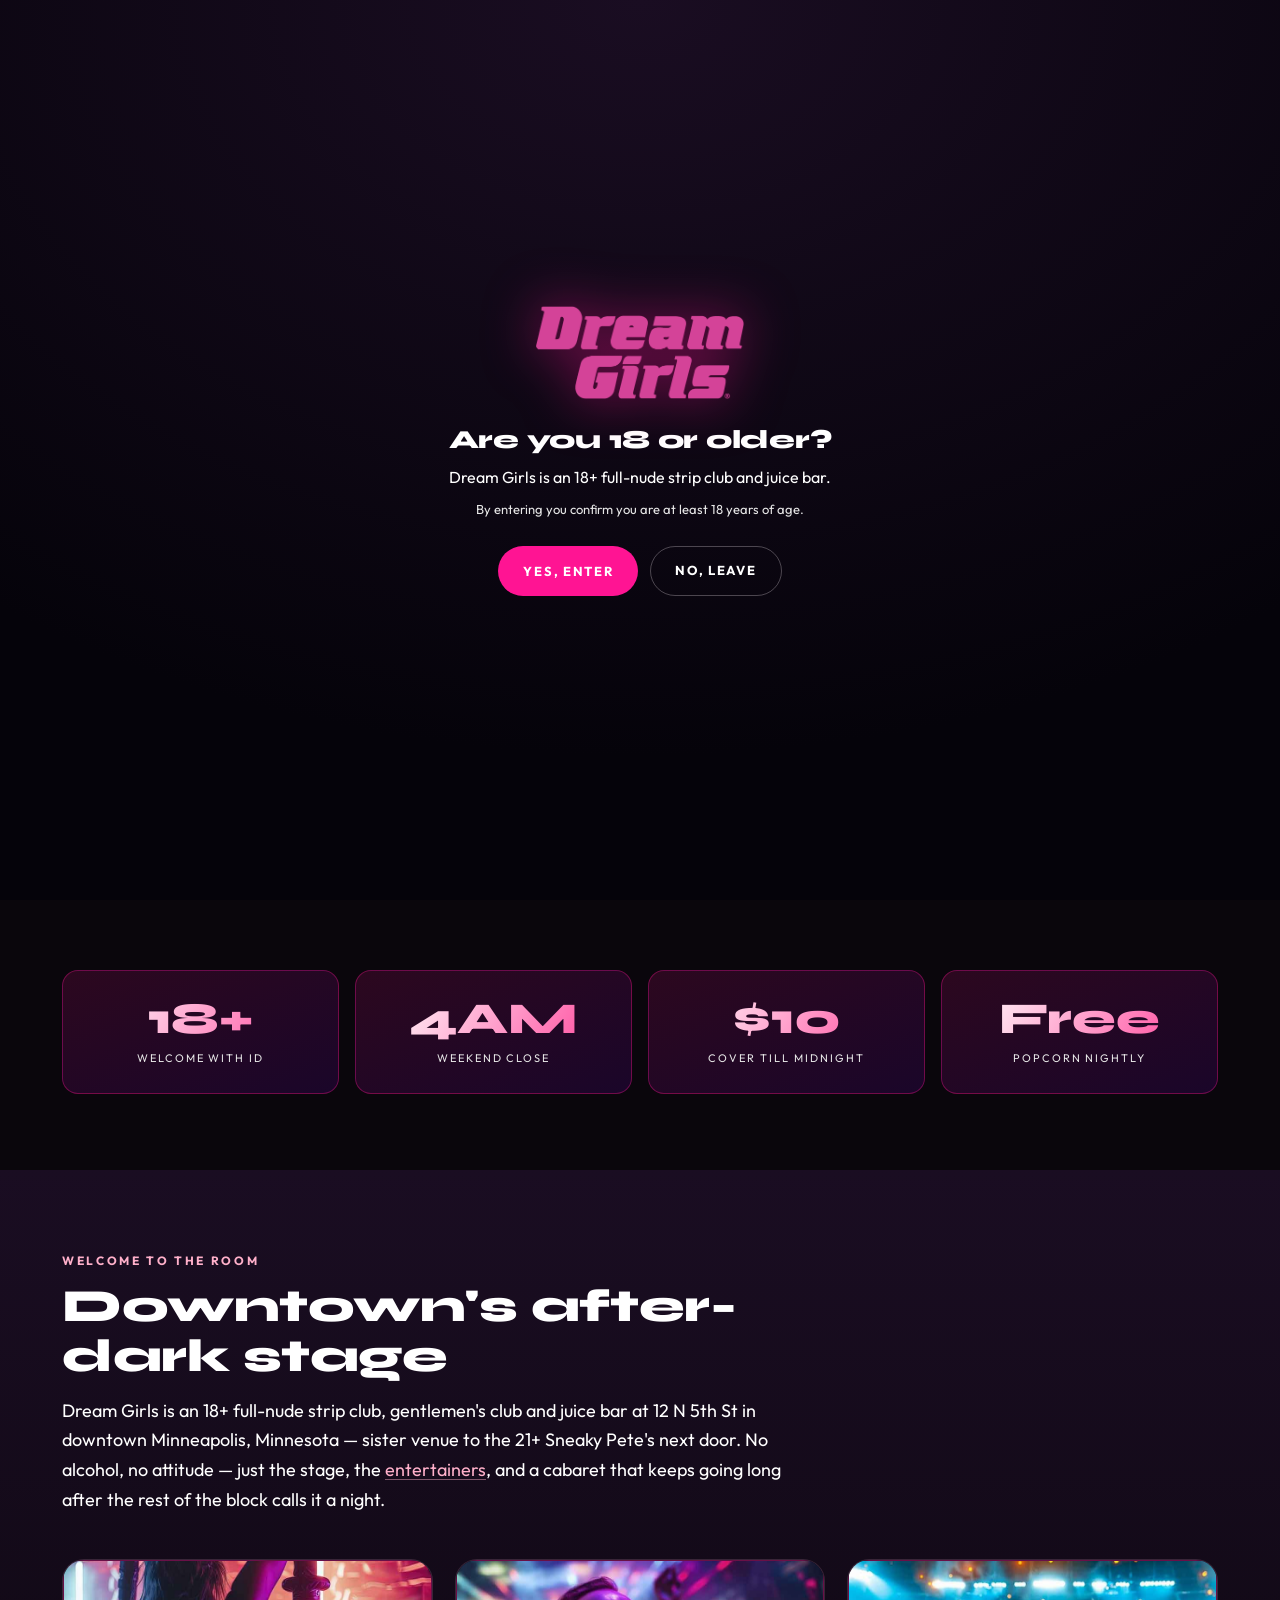
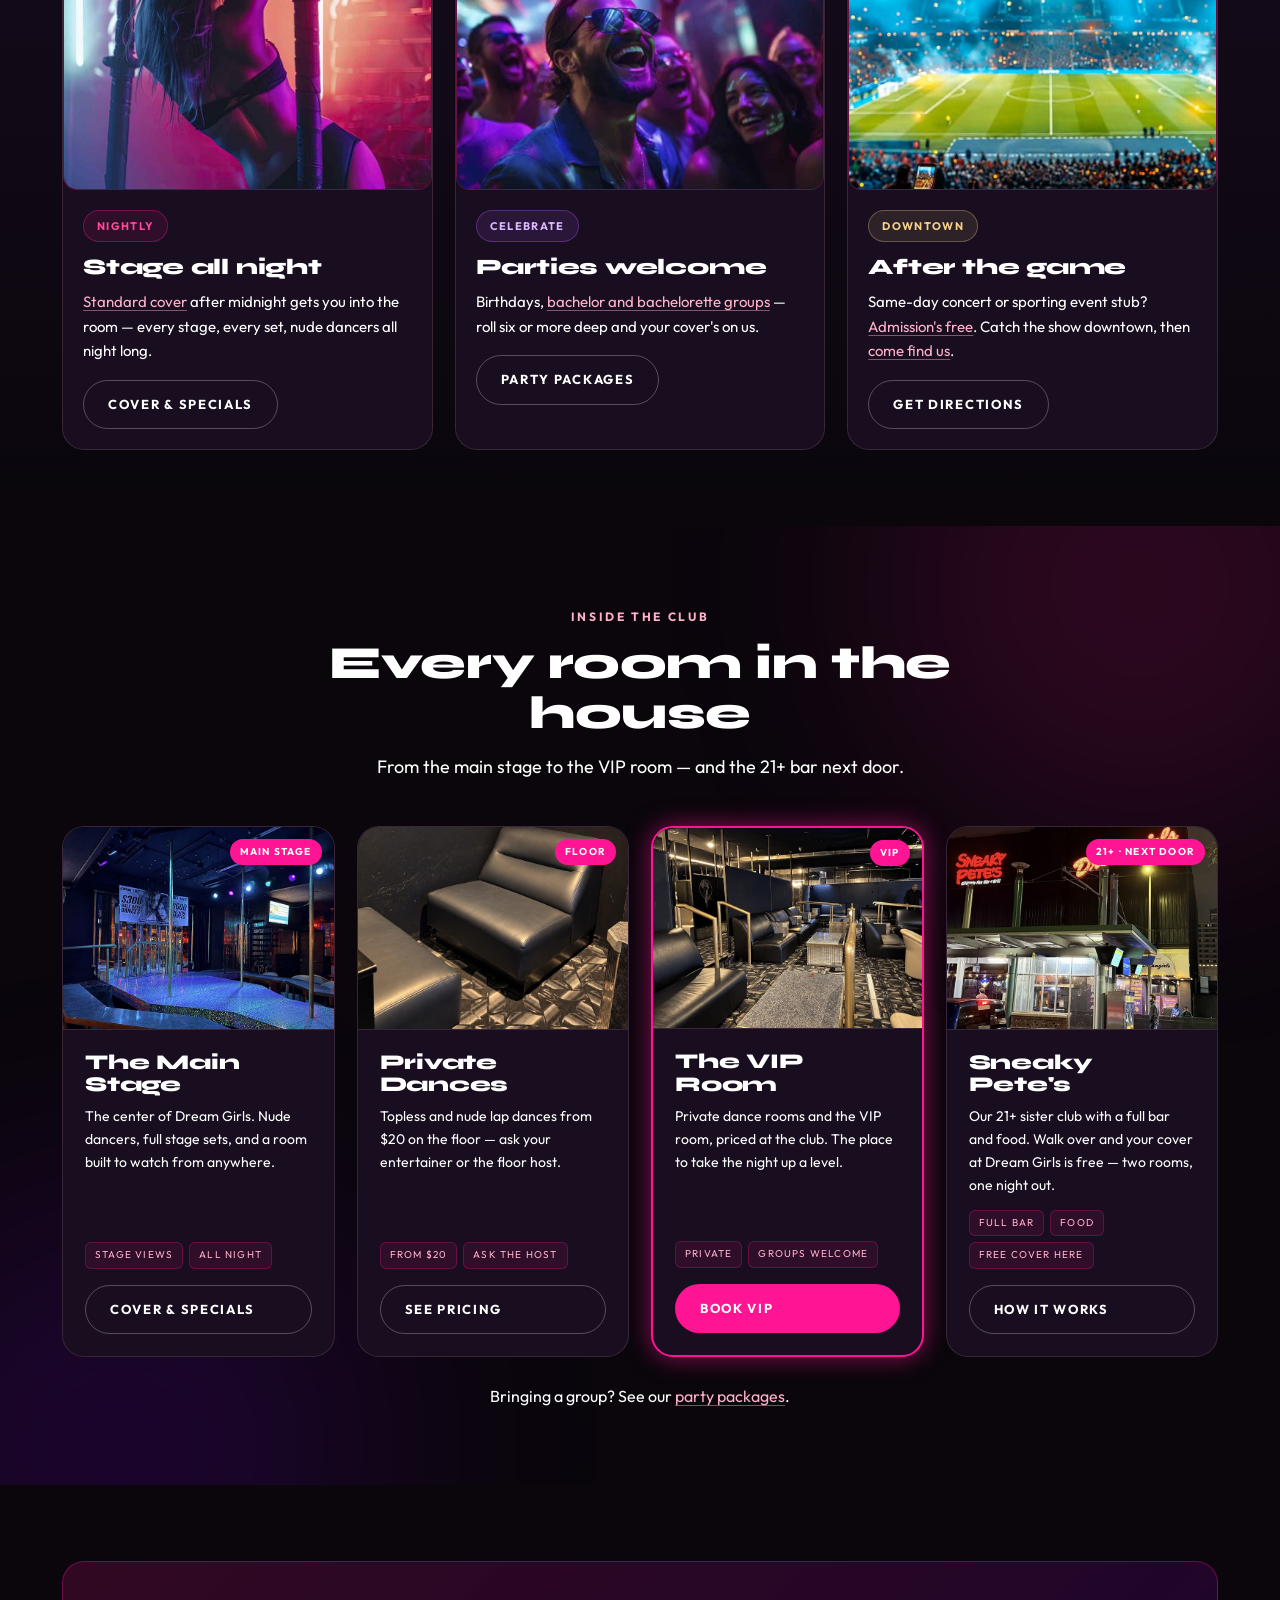
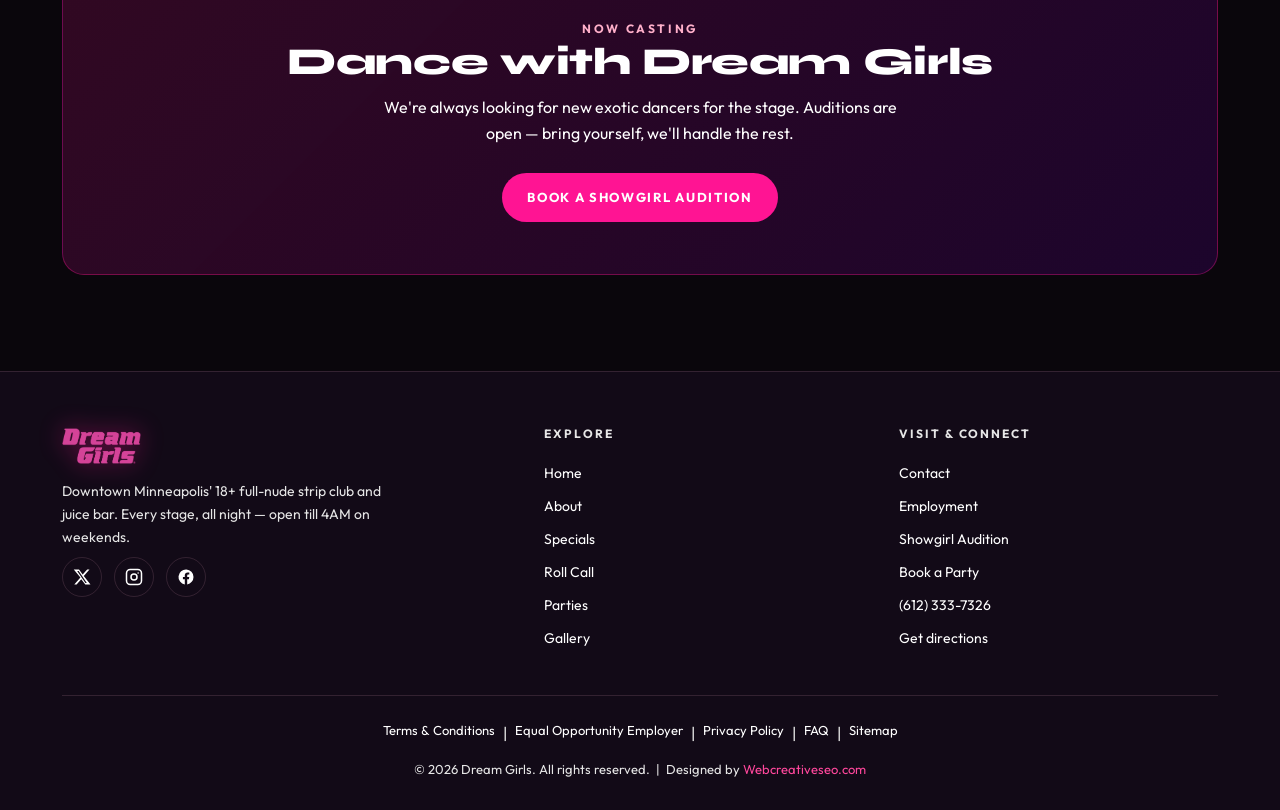
<file: index.html>
<!DOCTYPE html>
<html lang="en">
<head>
<meta charset="UTF-8"/>
<meta name="viewport" content="width=device-width, initial-scale=1.0"/>
<title>Strip Club in Minneapolis - Dream Girls | 18+ Full Nude</title>
<meta name="description" content="Dream Girls is the best strip club in downtown Minneapolis — an 18+ full-nude gentlemen's club and juice bar. Nightly shows, private dances, VIP. Open till 4AM."/>
<link rel="preconnect" href="https://fonts.googleapis.com"/>
<link rel="preconnect" href="https://fonts.gstatic.com" crossorigin/>
<link href="https://fonts.googleapis.com/css2?family=Syne:wght@600;700;800&family=Outfit:wght@300;400;500;600;700&display=swap" rel="stylesheet"/>
<link rel="canonical" href="https://dreamgirlsstripclub.com/"/>
<meta property="og:title" content="Strip Club in Minneapolis - Dream Girls | 18+ Full Nude"/>
<meta property="og:description" content="Dream Girls is the best strip club in downtown Minneapolis — an 18+ full-nude gentlemen's club and juice bar. Nightly shows, private dances, VIP. Open till 4AM."/>
<meta property="og:type" content="business.business"/>
<meta property="og:url" content="https://dreamgirlsstripclub.com/"/>
<meta property="og:image" content="https://dreamgirlsstripclub.com/assets/og-image.png"/>
<meta property="og:image:width" content="1200"/>
<meta property="og:image:height" content="630"/>
<meta property="og:image:alt" content="Dream Girls — 18+ full-nude strip club in downtown Minneapolis"/>
<meta property="og:locale" content="en_US"/>
<meta property="og:site_name" content="Dream Girls"/>
<meta name="twitter:card" content="summary_large_image"/>
<meta name="twitter:site" content="@dreamgirlsmpls"/>
<meta name="twitter:title" content="Strip Club in Minneapolis - Dream Girls | 18+ Full Nude"/>
<meta name="twitter:description" content="Dream Girls is the best strip club in downtown Minneapolis — an 18+ full-nude gentlemen's club and juice bar. Nightly shows, private dances, VIP. Open till 4AM."/>
<meta name="twitter:image" content="https://dreamgirlsstripclub.com/assets/og-image.png"/>
<meta name="robots" content="index, follow"/>
<link rel="stylesheet" href="css/styles.css"/>
<link rel="preload" as="image" href="assets/photos/hero.jpg"/>
<script type="application/ld+json">{"@context":"https://schema.org","@graph":[{"@type":"WebSite","@id":"https://dreamgirlsstripclub.com/#website","name":"Dream Girls","url":"https://dreamgirlsstripclub.com/","publisher":{"@id":"https://dreamgirlsstripclub.com/#business"},"inLanguage":"en-US"},{"@type":["NightClub","AdultEntertainment"],"@id":"https://dreamgirlsstripclub.com/#business","name":"Dream Girls","url":"https://dreamgirlsstripclub.com/","logo":{"@id":"https://dreamgirlsstripclub.com/#logo"},"image":{"@id":"https://dreamgirlsstripclub.com/#primaryimage"},"telephone":"+1-612-333-7326","address":{"@type":"PostalAddress","streetAddress":"12 N 5th St","addressLocality":"Minneapolis","addressRegion":"MN","postalCode":"55403","addressCountry":"US"},"geo":{"@type":"GeoCoordinates","latitude":44.9799246,"longitude":-93.2727167},"hasMap":"https://maps.app.goo.gl/zmz4iUMTAG7ftsHu6","openingHoursSpecification":[{"@type":"OpeningHoursSpecification","dayOfWeek":["Wednesday","Thursday"],"opens":"20:00","closes":"03:00"},{"@type":"OpeningHoursSpecification","dayOfWeek":["Friday","Saturday"],"opens":"20:00","closes":"04:00"}],"sameAs":["https://x.com/dreamgirlsmpls","https://www.instagram.com/dreamgirlsofficial/","https://www.facebook.com/dreamgirlsminneapolis","https://www.google.com/maps/place/Dream+Girls+Strip+Club/@44.9799246,-93.2727167,17z/data=!3m1!4b1!4m6!3m5!1s0x52b3329069e89623:0xc9499bbe37a1f31c!8m2!3d44.9799246!4d-93.2727167!16s%2Fg%2F1wl4q7hw"],"areaServed":[{"@id":"https://dreamgirlsstripclub.com/#service-area"},{"@type":"State","name":"Minnesota","sameAs":"https://en.wikipedia.org/wiki/Minnesota"},{"@type":"City","name":"Minneapolis","sameAs":"https://en.wikipedia.org/wiki/Minneapolis"},{"@type":"AdministrativeArea","name":"Minneapolis–Saint Paul (Twin Cities) metropolitan area","sameAs":"https://en.wikipedia.org/wiki/Minneapolis%E2%80%93Saint_Paul"}],"knowsAbout":[{"@type":"Thing","name":"Strip club","sameAs":"https://en.wikipedia.org/wiki/Strip_club"},{"@type":"Thing","name":"Lap dance","sameAs":"https://en.wikipedia.org/wiki/Lap_dance"},{"@type":"Thing","name":"Stripper","sameAs":"https://en.wikipedia.org/wiki/Stripper"},{"@type":"Thing","name":"Nightlife","sameAs":"https://en.wikipedia.org/wiki/Nightlife"}],"keywords":"strip club, gentlemen's club, adult entertainment, exotic dancers, nude dancers, private dances, VIP room, cabaret, Minneapolis nightlife","publicAccess":true,"isAccessibleForFree":false,"tourBookingPage":"https://dreamgirlsstripclub.com/parties","amenityFeature":[{"@type":"LocationFeatureSpecification","name":"18+ admission with valid photo ID","value":true},{"@type":"LocationFeatureSpecification","name":"Juice bar — no alcohol served","value":true},{"@type":"LocationFeatureSpecification","name":"Full-nude stage entertainment","value":true},{"@type":"LocationFeatureSpecification","name":"Private dance rooms","value":true},{"@type":"LocationFeatureSpecification","name":"VIP room","value":true},{"@type":"LocationFeatureSpecification","name":"Free popcorn nightly","value":true},{"@type":"LocationFeatureSpecification","name":"Open till 4AM on weekends","value":true}],"hasOfferCatalog":{"@type":"OfferCatalog","name":"Dream Girls services","itemListElement":[{"@type":"Offer","itemOffered":{"@id":"https://dreamgirlsstripclub.com/#svc-parties"}},{"@type":"Offer","itemOffered":{"@id":"https://dreamgirlsstripclub.com/#svc-private-dances"}},{"@type":"Offer","itemOffered":{"@id":"https://dreamgirlsstripclub.com/#svc-vip-room"}}]},"potentialAction":[{"@type":"ReserveAction","name":"Book a party","target":{"@type":"EntryPoint","urlTemplate":"https://dreamgirlsstripclub.com/contact#party","actionPlatform":["http://schema.org/DesktopWebPlatform","http://schema.org/MobileWebPlatform"]}},{"@type":"ApplyAction","name":"Apply for employment","target":{"@type":"EntryPoint","urlTemplate":"https://dreamgirlsstripclub.com/employment","actionPlatform":["http://schema.org/DesktopWebPlatform","http://schema.org/MobileWebPlatform"]}},{"@type":"ApplyAction","name":"Request a showgirl audition","target":{"@type":"EntryPoint","urlTemplate":"https://dreamgirlsstripclub.com/auditions","actionPlatform":["http://schema.org/DesktopWebPlatform","http://schema.org/MobileWebPlatform"]}},{"@type":"AskAction","name":"Contact Dream Girls","target":{"@type":"EntryPoint","urlTemplate":"https://dreamgirlsstripclub.com/contact","actionPlatform":["http://schema.org/DesktopWebPlatform","http://schema.org/MobileWebPlatform"]}},{"@type":"CommunicateAction","name":"Call Dream Girls","target":{"@type":"EntryPoint","urlTemplate":"tel:+16123337326","actionPlatform":["http://schema.org/DesktopWebPlatform","http://schema.org/MobileWebPlatform"]}}]},{"@type":"ImageObject","@id":"https://dreamgirlsstripclub.com/#logo","url":"https://dreamgirlsstripclub.com/assets/dream-girls-logo.png","contentUrl":"https://dreamgirlsstripclub.com/assets/dream-girls-logo.png","width":450,"height":205,"caption":"Dream Girls logo"},{"@type":"ImageObject","@id":"https://dreamgirlsstripclub.com/#primaryimage","url":"https://dreamgirlsstripclub.com/assets/og-image.png","contentUrl":"https://dreamgirlsstripclub.com/assets/og-image.png","width":1200,"height":630,"caption":"Dream Girls — 18+ full-nude strip club in downtown Minneapolis"},{"@type":"GeoCircle","@id":"https://dreamgirlsstripclub.com/#service-area","description":"30-mile service radius anchored on Minneapolis, Minnesota","geoMidpoint":{"@type":"GeoCoordinates","latitude":44.9799246,"longitude":-93.2727167},"geoRadius":"48280"},{"@type":"BreadcrumbList","@id":"https://dreamgirlsstripclub.com/#breadcrumb","itemListElement":[{"@type":"ListItem","position":1,"name":"Home","item":"https://dreamgirlsstripclub.com/"}]},{"@type":"WebPage","@id":"https://dreamgirlsstripclub.com/#webpage","url":"https://dreamgirlsstripclub.com/","name":"Strip Club in Minneapolis - Dream Girls | 18+ Full Nude","description":"Dream Girls is the best strip club in downtown Minneapolis — an 18+ full-nude gentlemen's club and juice bar. Nightly shows, private dances, VIP. Open till 4AM.","isPartOf":{"@id":"https://dreamgirlsstripclub.com/#website"},"about":{"@id":"https://dreamgirlsstripclub.com/#business"},"breadcrumb":{"@id":"https://dreamgirlsstripclub.com/#breadcrumb"},"primaryImageOfPage":{"@id":"https://dreamgirlsstripclub.com/#primaryimage"},"inLanguage":"en-US"},{"@type":"Service","@id":"https://dreamgirlsstripclub.com/#svc-parties","name":"Bachelor, bachelorette & group parties","url":"https://dreamgirlsstripclub.com/parties","provider":{"@id":"https://dreamgirlsstripclub.com/#business"},"serviceType":"Group event hosting","description":"Birthdays, bachelor and bachelorette nights, and big group blowouts. Groups of six or more get free cover.","areaServed":{"@id":"https://dreamgirlsstripclub.com/#service-area"},"category":{"@type":"Thing","name":"Bachelor party","sameAs":"https://en.wikipedia.org/wiki/Bachelor_party"}},{"@type":"Service","@id":"https://dreamgirlsstripclub.com/#svc-private-dances","name":"Private dances","url":"https://dreamgirlsstripclub.com/specials","provider":{"@id":"https://dreamgirlsstripclub.com/#business"},"serviceType":"Private dance entertainment","description":"Topless and nude lap dances start at $20 on the floor. Private dance rooms are priced at the club.","areaServed":{"@id":"https://dreamgirlsstripclub.com/#service-area"},"category":{"@type":"Thing","name":"Lap dance","sameAs":"https://en.wikipedia.org/wiki/Lap_dance"}},{"@type":"Service","@id":"https://dreamgirlsstripclub.com/#svc-vip-room","name":"VIP room","url":"https://dreamgirlsstripclub.com/parties","provider":{"@id":"https://dreamgirlsstripclub.com/#business"}}]}</script>
</head>
<body>

<div id="agegate">
  <div class="box">
    <img src="assets/dream-girls-logo.png" alt="Dream Girls"/>
    <h2>Are you 18 or older?</h2>
    <p>Dream Girls is an 18+ full-nude strip club and juice bar.</p>
    <p class="sub">By entering you confirm you are at least 18 years of age.</p>
    <div class="row">
      <button class="btn btn-primary" onclick="enterSite()">Yes, enter</button>
      <a class="btn btn-ghost" href="https://www.google.com">No, leave</a>
    </div>
  </div>
</div>

<header class="nav">
  <div class="wrap nav-inner">
    <a class="brand" href="/"><img src="assets/dream-girls-logo.png" alt="Dream Girls"/></a>
    <nav class="nav-links" id="navLinks">
      <a href="/" class="active">Home</a>
      <a href="about">About</a>
      <a href="specials">Specials</a>
      <a href="roll-call">Roll Call</a>
      <a href="parties">Parties</a>
      <a href="gallery">Gallery</a>
      <div class="has-sub">
        <a href="contact">Contact</a>
        <div class="submenu">
          <a href="employment">Employment</a>
          <a href="auditions">Showgirl Audition</a>
        </div>
      </div>
    </nav>
    <div class="nav-cta">
      <a class="btn btn-primary" href="contact#party">Book a Party</a>
      <button class="burger" id="burger" aria-label="Menu">
        <svg viewBox="0 0 24 24" fill="none" stroke="currentColor" stroke-width="2"><line x1="3" y1="6" x2="21" y2="6"/><line x1="3" y1="12" x2="21" y2="12"/><line x1="3" y1="18" x2="21" y2="18"/></svg>
      </button>
    </div>
  </div>
</header>

<main>
<div class="page active">
<section class="hero hero-photo band-glow" style="text-align:left;padding:0;--hero-img:url(/assets/photos/hero.jpg)">
    <div class="wrap">
      <div class="hero-split">
        <div class="rv">
          <div class="status" data-status><i></i><span>Checking hours…</span></div>
          <h1 class="xl" style="margin-top:22px">Downtown Minneapolis'<br/>late-night <span class="grad">strip club</span></h1>
          <p class="lead">Every stage, all night. An 18+ full-nude gentlemen's club and juice bar where the exotic dancers keep the show running till close.</p>
          <div class="hero-cta" style="justify-content:flex-start;margin-top:28px">
            <a class="btn btn-primary" href="specials">See tonight's specials</a>
            <a class="btn btn-ghost" href="contact">Find us &amp; hours</a>
          </div>
          <div class="pills">
            <span class="pill"><svg viewBox="0 0 24 24" fill="none" stroke="currentColor" stroke-width="2.5"><path d="M20 6L9 17l-5-5"/></svg> 18+ with ID</span><span class="pill"><svg viewBox="0 0 24 24" fill="none" stroke="currentColor" stroke-width="2.5"><path d="M20 6L9 17l-5-5"/></svg> Juice bar · no alcohol</span><span class="pill"><svg viewBox="0 0 24 24" fill="none" stroke="currentColor" stroke-width="2.5"><path d="M20 6L9 17l-5-5"/></svg> Open till 4AM weekends</span>
          </div>
        </div>
      </div>
      <div class="marquee">
        <div class="track">
          <span>18+ Welcome</span><span><b>•</b></span><span>Juice Bar</span><span><b>•</b></span><span>Open Till 4AM Weekends</span><span><b>•</b></span><span>Free Popcorn Nightly</span><span><b>•</b></span><span>Private Dances From $20</span><span><b>•</b></span>
          <span>18+ Welcome</span><span><b>•</b></span><span>Juice Bar</span><span><b>•</b></span><span>Open Till 4AM Weekends</span><span><b>•</b></span><span>Free Popcorn Nightly</span><span><b>•</b></span><span>Private Dances From $20</span><span><b>•</b></span>
        </div>
      </div>
    </div>
  </section>

  <section>
    <div class="wrap">
      <div class="stats rv">
        <div class="stat"><div class="k">18+</div><div class="l">Welcome with ID</div></div>
        <div class="stat"><div class="k">4AM</div><div class="l">Weekend close</div></div>
        <div class="stat"><div class="k">$10</div><div class="l">Cover till midnight</div></div>
        <div class="stat"><div class="k">Free</div><div class="l">Popcorn nightly</div></div>
      </div>
    </div>
  </section>

  <section class="band-plum">
    <div class="wrap">
      <div class="section-head rv">
        <span class="eyebrow">Welcome to the room</span>
        <h2>Downtown's after-dark stage</h2>
        <p>Dream Girls is an 18+ full-nude strip club, gentlemen's club and juice bar at 12 N 5th St in downtown Minneapolis, Minnesota — sister venue to the 21+ Sneaky Pete's next door. No alcohol, no attitude — just the stage, the <a class="il" href="roll-call">entertainers</a>, and a cabaret that keeps going long after the rest of the block calls it a night.</p>
      </div>
      <div class="grid g3">
        <div class="card hoverable rv" style="padding:0;overflow:hidden">
          <div class="ph wide has-img"><img src="assets/photos/card-stage.jpg" alt="Dancer on the pole under pink stage lights" width="850" height="550" loading="lazy"/></div>
          <div style="padding:20px">
          <span class="pill">Nightly</span>
          <h3 style="margin-top:14px">Stage all night</h3>
          <p><a class="il" href="specials">Standard cover</a> after midnight gets you into the room — every stage, every set, nude dancers all night long.</p>
          <a href="specials" class="btn btn-ghost" style="margin-top:16px">Cover &amp; specials</a>
          </div>
        </div>
        <div class="card hoverable" style="padding:0;overflow:hidden">
          <div class="ph wide has-img"><img src="assets/photos/card-parties.jpg" alt="Group of friends laughing under club lights on a night out" width="850" height="550" loading="lazy"/></div>
          <div style="padding:20px">
          <span class="pill violet">Celebrate</span>
          <h3 style="margin-top:14px">Parties welcome</h3>
          <p>Birthdays, <a class="il" href="parties">bachelor and bachelorette groups</a> — roll six or more deep and your cover's on us.</p>
          <a href="parties" class="btn btn-ghost" style="margin-top:16px">Party packages</a>
          </div>
        </div>
        <div class="card hoverable" style="padding:0;overflow:hidden">
          <div class="ph wide has-img"><img src="assets/photos/card-after-the-game.jpg" alt="Packed stadium under the lights on game night" width="850" height="550" loading="lazy"/></div>
          <div style="padding:20px">
          <span class="pill gold">Downtown</span>
          <h3 style="margin-top:14px">After the game</h3>
          <p>Same-day concert or sporting event stub? <a class="il" href="specials">Admission's free</a>. Catch the show downtown, then <a class="il" href="contact">come find us</a>.</p>
          <a href="contact" class="btn btn-ghost" style="margin-top:16px">Get directions</a>
          </div>
        </div>
      </div>
    </div>
  </section>

  <section class="band-glow">
    <div class="wrap">
      <div class="section-head center rv" style="text-align:center">
        <span class="eyebrow">Inside the club</span>
        <h2>Every room in the house</h2>
        <p>From the main stage to the VIP room — and the 21+ bar next door.</p>
      </div>
      <div class="grid g4">
        <div class="card venue rv"><span class="cap-tag">Main stage</span><div class="ph has-img"><img src="assets/photos/stage-03.jpg" alt="The main stage — the center of Dream Girls" width="850" height="550" loading="lazy"/></div><div class="body"><h3>The Main Stage</h3><p>The center of Dream Girls. Nude dancers, full stage sets, and a room built to watch from anywhere.</p><div class="tags"><span>Stage views</span><span>All night</span></div><a class="btn btn-ghost" href="specials">Cover &amp; specials</a></div></div>
        <div class="card venue rv d1"><span class="cap-tag">Floor</span><div class="ph has-img"><img src="assets/photos/booth-01.jpg" alt="Private dance seating on the club floor" width="850" height="550" loading="lazy"/></div><div class="body"><h3>Private Dances</h3><p>Topless and nude lap dances from $20 on the floor — ask your entertainer or the floor host.</p><div class="tags"><span>From $20</span><span>Ask the host</span></div><a class="btn btn-ghost" href="specials">See pricing</a></div></div>
        <div class="card venue featured rv d2"><span class="cap-tag">VIP</span><div class="ph has-img"><img src="assets/photos/club-04.jpg" alt="The VIP lounge with leather seating" width="850" height="550" loading="lazy"/></div><div class="body"><h3>The VIP Room</h3><p>Private dance rooms and the VIP room, priced at the club. The place to take the night up a level.</p><div class="tags"><span>Private</span><span>Groups welcome</span></div><a class="btn btn-primary" href="contact#party">Book VIP</a></div></div>
        <div class="card venue rv d3"><span class="cap-tag">21+ · Next door</span><div class="ph has-img"><img src="assets/photos/outside-02.jpg" alt="Sneaky Pete's and Dreamgirls neon signs side by side downtown" width="850" height="550" loading="lazy"/></div><div class="body"><h3>Sneaky Pete's</h3><p>Our 21+ sister club with a full bar and food. Walk over and your cover at Dream Girls is free — two rooms, one night out.</p><div class="tags"><span>Full bar</span><span>Food</span><span>Free cover here</span></div><a class="btn btn-ghost" href="specials">How it works</a></div></div>
      </div>
      <p class="muted rv" style="margin-top:26px;text-align:center">Bringing a group? See our <a class="il" href="parties">party packages</a>.</p>
    </div>
  </section>

  <section>
    <div class="wrap">
      <div class="band rv">
        <span class="eyebrow">Now casting</span>
        <h2>Dance with Dream Girls</h2>
        <p>We're always looking for new exotic dancers for the stage. Auditions are open — bring yourself, we'll handle the rest.</p>
        <a href="auditions" class="btn btn-primary">Book a showgirl audition</a>
      </div>
    </div>
  </section>
</div>
</main>

<footer>
  <div class="wrap">
    <div class="foot-top">
      <div>
        <img src="assets/dream-girls-logo.png" alt="Dream Girls"/>
        <p>Downtown Minneapolis' 18+ full-nude strip club and juice bar. Every stage, all night — open till 4AM on weekends.</p>
        <div class="socials">
          <a href="https://x.com/dreamgirlsmpls" target="_blank" rel="noopener" aria-label="X"><svg viewBox="0 0 24 24" fill="currentColor"><path d="M18.9 2H22l-7.6 8.7L23.3 22h-6.9l-5.4-7-6.2 7H1.7l8.2-9.3L1 2h7l4.9 6.5L18.9 2zm-2.4 18h1.9L7.6 4H5.6l10.9 16z"/></svg></a>
          <a href="https://www.instagram.com/dreamgirlsofficial/" target="_blank" rel="noopener" aria-label="Instagram"><svg viewBox="0 0 24 24" fill="none" stroke="currentColor" stroke-width="2"><rect x="2" y="2" width="20" height="20" rx="5"/><circle cx="12" cy="12" r="4"/><circle cx="17.5" cy="6.5" r="1" fill="currentColor" stroke="none"/></svg></a>
          <a href="https://www.facebook.com/dreamgirlsminneapolis" target="_blank" rel="noopener" aria-label="Facebook"><svg viewBox="0 0 24 24" fill="currentColor"><path d="M22 12a10 10 0 10-11.6 9.9v-7H7.9V12h2.5V9.8c0-2.5 1.5-3.9 3.8-3.9 1.1 0 2.2.2 2.2.2v2.5h-1.2c-1.2 0-1.6.8-1.6 1.6V12h2.7l-.4 2.9h-2.3v7A10 10 0 0022 12z"/></svg></a>
        </div>
      </div>
      <div class="foot-col">
        <h4>Explore</h4>
        <a href="/">Home</a>
        <a href="about">About</a>
        <a href="specials">Specials</a>
        <a href="roll-call">Roll Call</a>
        <a href="parties">Parties</a>
        <a href="gallery">Gallery</a>
      </div>
      <div class="foot-col">
        <h4>Visit &amp; connect</h4>
        <a href="contact">Contact</a>
        <a href="employment">Employment</a>
        <a href="auditions">Showgirl Audition</a>
        <a href="contact#party">Book a Party</a>
        <a href="tel:+16123337326">(612) 333-7326</a>
        <a href="https://maps.app.goo.gl/zmz4iUMTAG7ftsHu6" target="_blank" rel="noopener">Get directions</a>
      </div>
    </div>
    <div class="legal">
      <div class="links">
        <a href="terms">Terms &amp; Conditions</a><span>|</span>
        <a href="employment">Equal Opportunity Employer</a><span>|</span>
        <a href="privacy">Privacy Policy</a><span>|</span>
        <a href="faq">FAQ</a><span>|</span>
        <a href="sitemap.xml">Sitemap</a>
      </div>
      <div class="copy">© 2026 Dream Girls. All rights reserved. &nbsp;|&nbsp; Designed by <a href="https://webcreativeseo.com" target="_blank" rel="noopener">Webcreativeseo.com</a></div>
    </div>
  </div>
</footer>

<script>
  function enterSite(){ try{localStorage.setItem("dg_age_ok","1");}catch(e){} document.getElementById("agegate").classList.add("hidden"); }
  try{ if(localStorage.getItem("dg_age_ok")==="1"){ document.getElementById("agegate").classList.add("hidden"); } }catch(e){}
  document.getElementById("burger").addEventListener("click", function(){ document.getElementById("navLinks").classList.toggle("open"); });
</script>
<script src="js/site.js"></script>
</body>
</html>
</file>
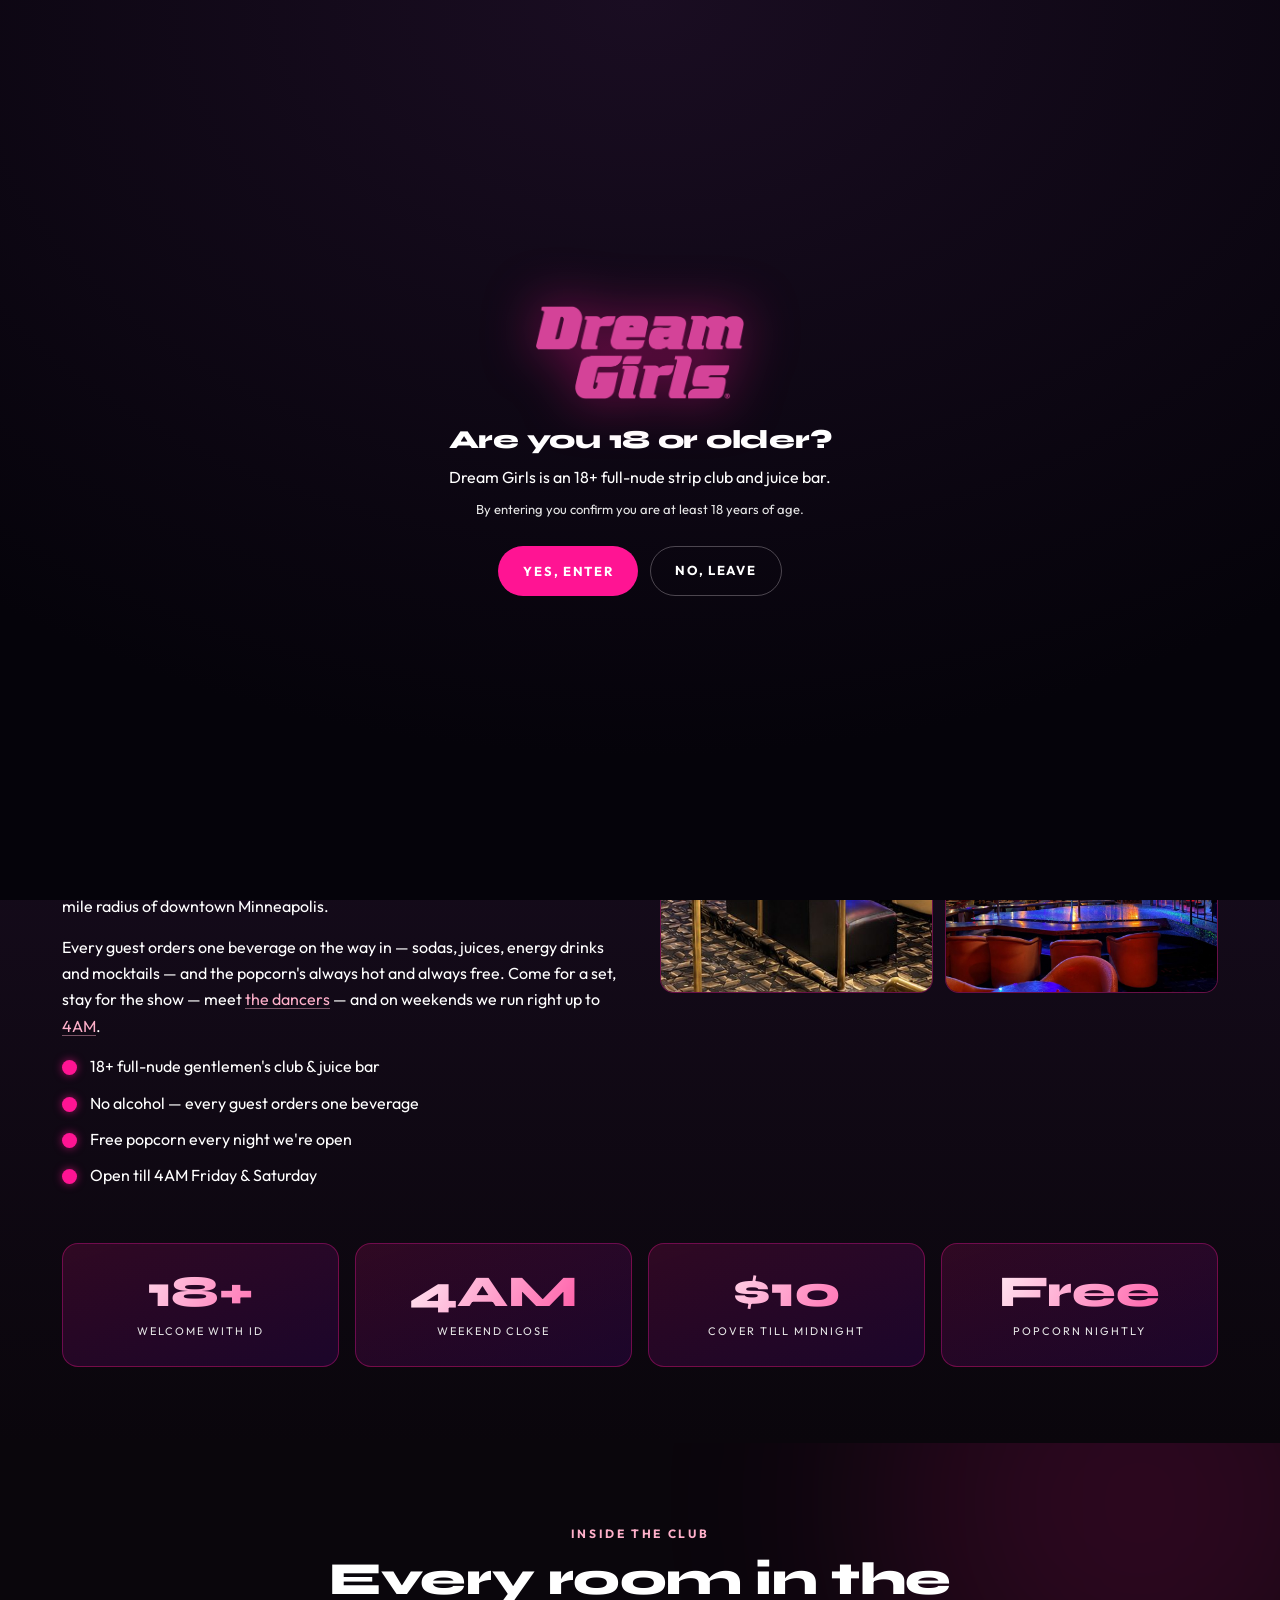
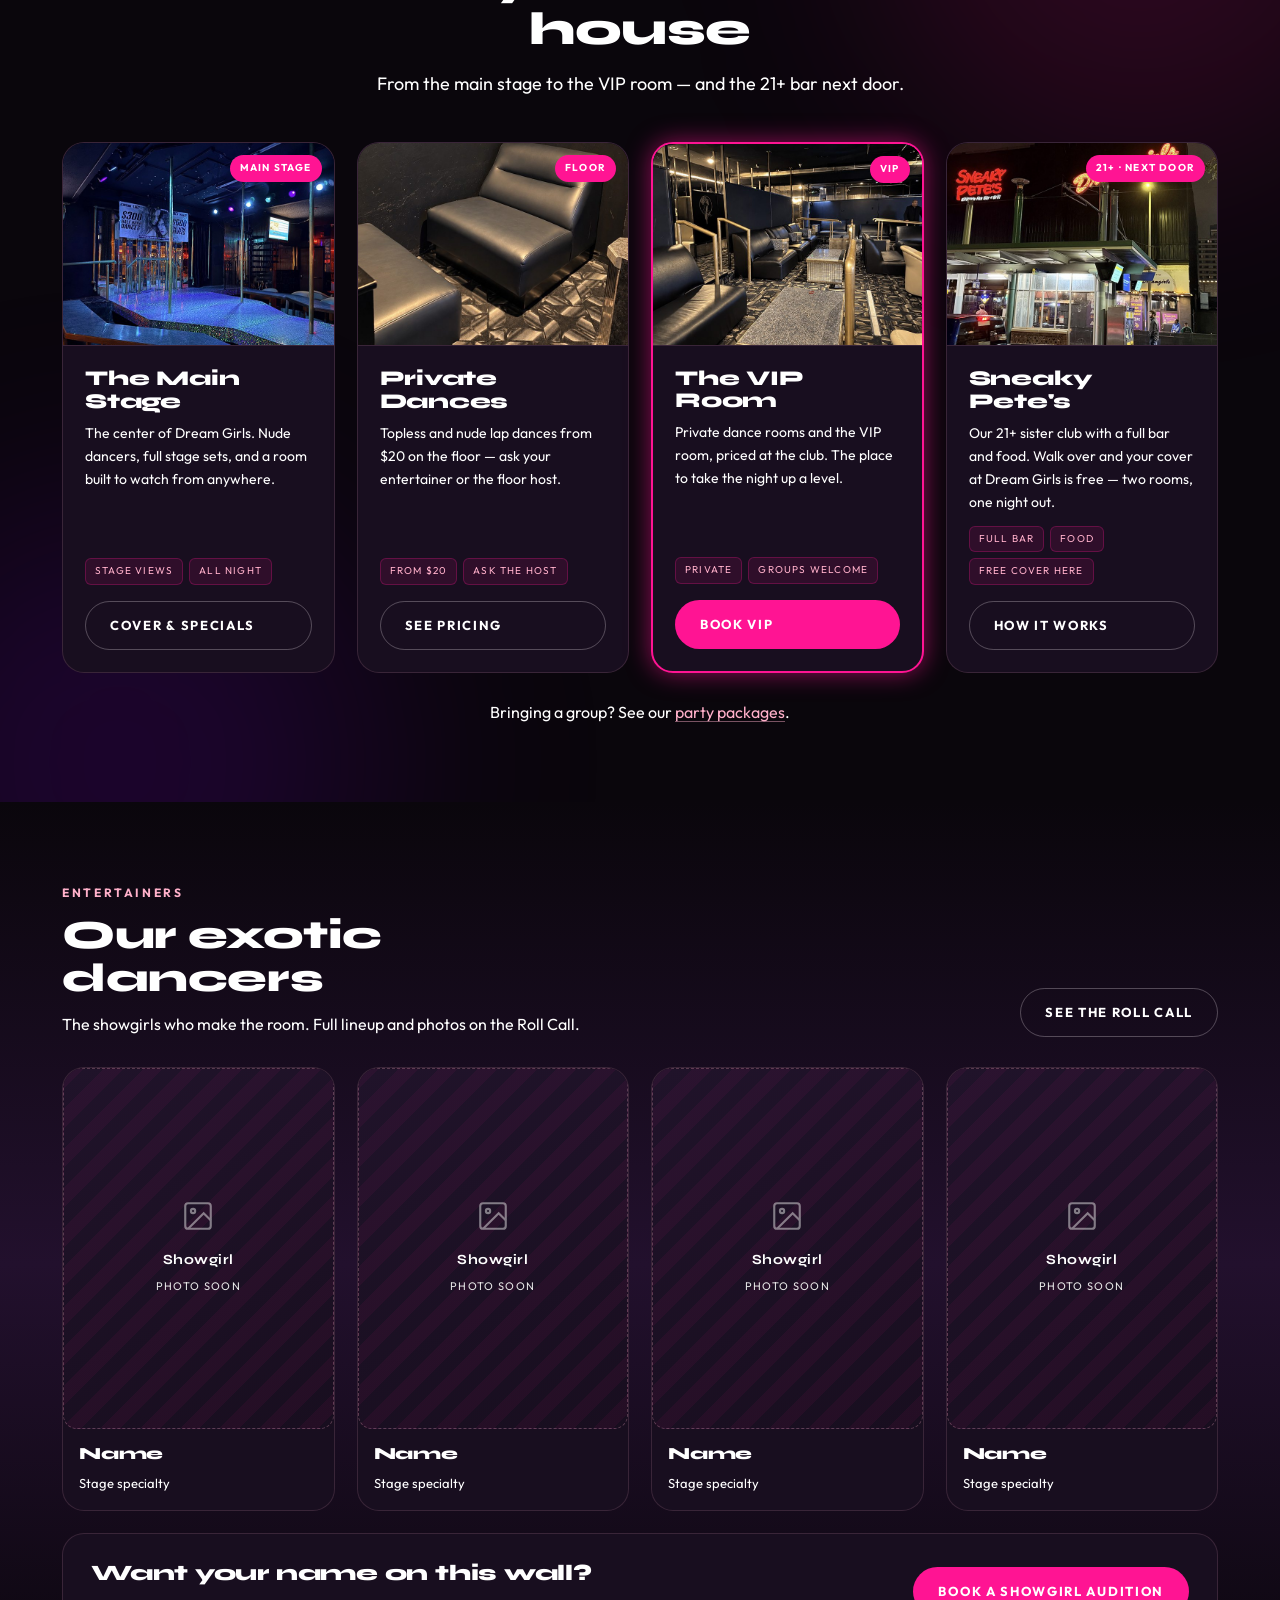
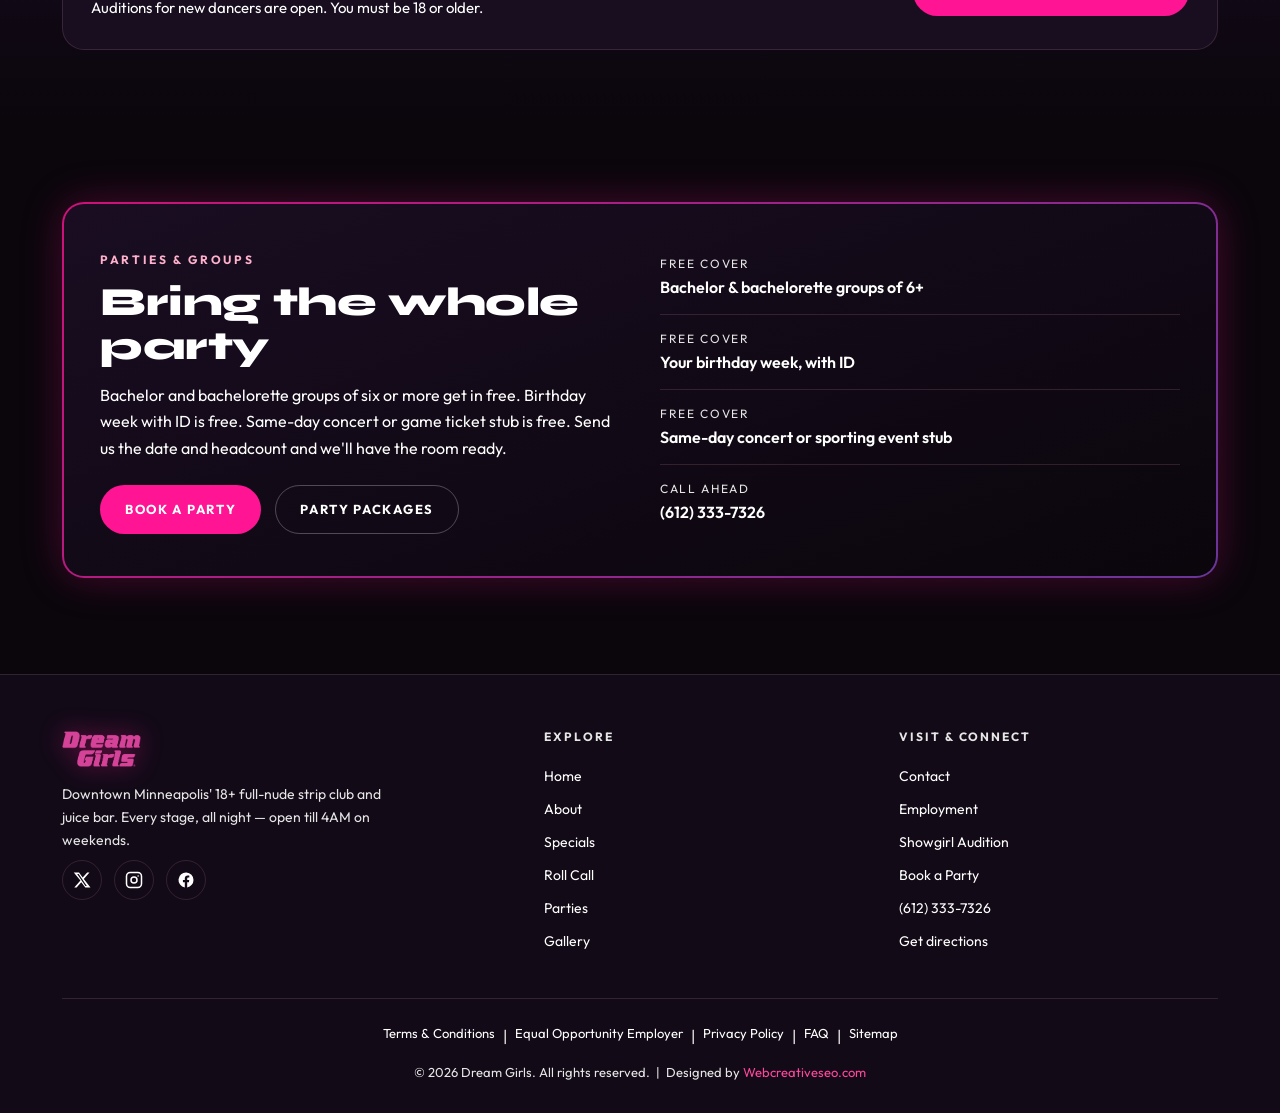
<file: about.html>
<!DOCTYPE html>
<html lang="en">
<head>
<meta charset="UTF-8"/>
<meta name="viewport" content="width=device-width, initial-scale=1.0"/>
<title>About Dream Girls - Minneapolis Strip Club | Juice Bar</title>
<meta name="description" content="About Dream Girls, an 18+ full-nude strip club and juice bar at 12 N 5th St, downtown Minneapolis, and our 21+ sister club Sneaky Pete's. See what makes it."/>
<link rel="preconnect" href="https://fonts.googleapis.com"/>
<link rel="preconnect" href="https://fonts.gstatic.com" crossorigin/>
<link href="https://fonts.googleapis.com/css2?family=Syne:wght@600;700;800&family=Outfit:wght@300;400;500;600;700&display=swap" rel="stylesheet"/>
<link rel="canonical" href="https://dreamgirlsstripclub.com/about"/>
<meta property="og:title" content="About Dream Girls - Minneapolis Strip Club | Juice Bar"/>
<meta property="og:description" content="About Dream Girls, an 18+ full-nude strip club and juice bar at 12 N 5th St, downtown Minneapolis, and our 21+ sister club Sneaky Pete's. See what makes it."/>
<meta property="og:type" content="website"/>
<meta property="og:url" content="https://dreamgirlsstripclub.com/about"/>
<meta property="og:image" content="https://dreamgirlsstripclub.com/assets/og-image.png"/>
<meta property="og:image:width" content="1200"/>
<meta property="og:image:height" content="630"/>
<meta property="og:image:alt" content="Dream Girls — 18+ full-nude strip club in downtown Minneapolis"/>
<meta property="og:locale" content="en_US"/>
<meta property="og:site_name" content="Dream Girls"/>
<meta name="twitter:card" content="summary_large_image"/>
<meta name="twitter:site" content="@dreamgirlsmpls"/>
<meta name="twitter:title" content="About Dream Girls - Minneapolis Strip Club | Juice Bar"/>
<meta name="twitter:description" content="About Dream Girls, an 18+ full-nude strip club and juice bar at 12 N 5th St, downtown Minneapolis, and our 21+ sister club Sneaky Pete's. See what makes it."/>
<meta name="twitter:image" content="https://dreamgirlsstripclub.com/assets/og-image.png"/>
<meta name="robots" content="index, follow"/>
<link rel="stylesheet" href="css/styles.css"/>
<link rel="preload" as="image" href="assets/photos/about-hero.jpg"/>
<script type="application/ld+json">{"@context":"https://schema.org","@graph":[{"@type":"WebSite","@id":"https://dreamgirlsstripclub.com/#website","name":"Dream Girls","url":"https://dreamgirlsstripclub.com/","publisher":{"@id":"https://dreamgirlsstripclub.com/#business"},"inLanguage":"en-US"},{"@type":["NightClub","AdultEntertainment"],"@id":"https://dreamgirlsstripclub.com/#business","name":"Dream Girls","url":"https://dreamgirlsstripclub.com/","logo":{"@id":"https://dreamgirlsstripclub.com/#logo"},"image":{"@id":"https://dreamgirlsstripclub.com/#primaryimage"},"telephone":"+1-612-333-7326","address":{"@type":"PostalAddress","streetAddress":"12 N 5th St","addressLocality":"Minneapolis","addressRegion":"MN","postalCode":"55403","addressCountry":"US"},"geo":{"@type":"GeoCoordinates","latitude":44.9799246,"longitude":-93.2727167},"hasMap":"https://maps.app.goo.gl/zmz4iUMTAG7ftsHu6","openingHoursSpecification":[{"@type":"OpeningHoursSpecification","dayOfWeek":["Wednesday","Thursday"],"opens":"20:00","closes":"03:00"},{"@type":"OpeningHoursSpecification","dayOfWeek":["Friday","Saturday"],"opens":"20:00","closes":"04:00"}],"sameAs":["https://x.com/dreamgirlsmpls","https://www.instagram.com/dreamgirlsofficial/","https://www.facebook.com/dreamgirlsminneapolis","https://www.google.com/maps/place/Dream+Girls+Strip+Club/@44.9799246,-93.2727167,17z/data=!3m1!4b1!4m6!3m5!1s0x52b3329069e89623:0xc9499bbe37a1f31c!8m2!3d44.9799246!4d-93.2727167!16s%2Fg%2F1wl4q7hw"],"areaServed":[{"@id":"https://dreamgirlsstripclub.com/#service-area"},{"@type":"State","name":"Minnesota","sameAs":"https://en.wikipedia.org/wiki/Minnesota"},{"@type":"City","name":"Minneapolis","sameAs":"https://en.wikipedia.org/wiki/Minneapolis"},{"@type":"AdministrativeArea","name":"Minneapolis–Saint Paul (Twin Cities) metropolitan area","sameAs":"https://en.wikipedia.org/wiki/Minneapolis%E2%80%93Saint_Paul"}],"knowsAbout":[{"@type":"Thing","name":"Strip club","sameAs":"https://en.wikipedia.org/wiki/Strip_club"},{"@type":"Thing","name":"Lap dance","sameAs":"https://en.wikipedia.org/wiki/Lap_dance"},{"@type":"Thing","name":"Stripper","sameAs":"https://en.wikipedia.org/wiki/Stripper"},{"@type":"Thing","name":"Nightlife","sameAs":"https://en.wikipedia.org/wiki/Nightlife"}],"keywords":"strip club, gentlemen's club, adult entertainment, exotic dancers, nude dancers, private dances, VIP room, cabaret, Minneapolis nightlife","publicAccess":true,"isAccessibleForFree":false,"tourBookingPage":"https://dreamgirlsstripclub.com/parties","amenityFeature":[{"@type":"LocationFeatureSpecification","name":"18+ admission with valid photo ID","value":true},{"@type":"LocationFeatureSpecification","name":"Juice bar — no alcohol served","value":true},{"@type":"LocationFeatureSpecification","name":"Full-nude stage entertainment","value":true},{"@type":"LocationFeatureSpecification","name":"Private dance rooms","value":true},{"@type":"LocationFeatureSpecification","name":"VIP room","value":true},{"@type":"LocationFeatureSpecification","name":"Free popcorn nightly","value":true},{"@type":"LocationFeatureSpecification","name":"Open till 4AM on weekends","value":true}],"hasOfferCatalog":{"@type":"OfferCatalog","name":"Dream Girls services","itemListElement":[{"@type":"Offer","itemOffered":{"@id":"https://dreamgirlsstripclub.com/#svc-parties"}},{"@type":"Offer","itemOffered":{"@id":"https://dreamgirlsstripclub.com/#svc-private-dances"}},{"@type":"Offer","itemOffered":{"@id":"https://dreamgirlsstripclub.com/#svc-vip-room"}}]},"potentialAction":[{"@type":"ReserveAction","name":"Book a party","target":{"@type":"EntryPoint","urlTemplate":"https://dreamgirlsstripclub.com/contact#party","actionPlatform":["http://schema.org/DesktopWebPlatform","http://schema.org/MobileWebPlatform"]}},{"@type":"ApplyAction","name":"Apply for employment","target":{"@type":"EntryPoint","urlTemplate":"https://dreamgirlsstripclub.com/employment","actionPlatform":["http://schema.org/DesktopWebPlatform","http://schema.org/MobileWebPlatform"]}},{"@type":"ApplyAction","name":"Request a showgirl audition","target":{"@type":"EntryPoint","urlTemplate":"https://dreamgirlsstripclub.com/auditions","actionPlatform":["http://schema.org/DesktopWebPlatform","http://schema.org/MobileWebPlatform"]}},{"@type":"AskAction","name":"Contact Dream Girls","target":{"@type":"EntryPoint","urlTemplate":"https://dreamgirlsstripclub.com/contact","actionPlatform":["http://schema.org/DesktopWebPlatform","http://schema.org/MobileWebPlatform"]}},{"@type":"CommunicateAction","name":"Call Dream Girls","target":{"@type":"EntryPoint","urlTemplate":"tel:+16123337326","actionPlatform":["http://schema.org/DesktopWebPlatform","http://schema.org/MobileWebPlatform"]}}]},{"@type":"ImageObject","@id":"https://dreamgirlsstripclub.com/#logo","url":"https://dreamgirlsstripclub.com/assets/dream-girls-logo.png","contentUrl":"https://dreamgirlsstripclub.com/assets/dream-girls-logo.png","width":450,"height":205,"caption":"Dream Girls logo"},{"@type":"ImageObject","@id":"https://dreamgirlsstripclub.com/#primaryimage","url":"https://dreamgirlsstripclub.com/assets/og-image.png","contentUrl":"https://dreamgirlsstripclub.com/assets/og-image.png","width":1200,"height":630,"caption":"Dream Girls — 18+ full-nude strip club in downtown Minneapolis"},{"@type":"GeoCircle","@id":"https://dreamgirlsstripclub.com/#service-area","description":"30-mile service radius anchored on Minneapolis, Minnesota","geoMidpoint":{"@type":"GeoCoordinates","latitude":44.9799246,"longitude":-93.2727167},"geoRadius":"48280"},{"@type":"BreadcrumbList","@id":"https://dreamgirlsstripclub.com/about#breadcrumb","itemListElement":[{"@type":"ListItem","position":1,"name":"Home","item":"https://dreamgirlsstripclub.com/"},{"@type":"ListItem","position":2,"name":"About","item":"https://dreamgirlsstripclub.com/about"}]},{"@type":"AboutPage","@id":"https://dreamgirlsstripclub.com/about#webpage","url":"https://dreamgirlsstripclub.com/about","name":"About Dream Girls - Minneapolis Strip Club | Juice Bar","description":"About Dream Girls, an 18+ full-nude strip club and juice bar at 12 N 5th St, downtown Minneapolis, and our 21+ sister club Sneaky Pete's. See what makes it.","isPartOf":{"@id":"https://dreamgirlsstripclub.com/#website"},"about":{"@id":"https://dreamgirlsstripclub.com/#business"},"breadcrumb":{"@id":"https://dreamgirlsstripclub.com/about#breadcrumb"},"primaryImageOfPage":{"@id":"https://dreamgirlsstripclub.com/#primaryimage"},"inLanguage":"en-US"},{"@type":"Service","@id":"https://dreamgirlsstripclub.com/#svc-parties","name":"Bachelor, bachelorette & group parties","url":"https://dreamgirlsstripclub.com/parties","provider":{"@id":"https://dreamgirlsstripclub.com/#business"}},{"@type":"Service","@id":"https://dreamgirlsstripclub.com/#svc-private-dances","name":"Private dances","url":"https://dreamgirlsstripclub.com/specials","provider":{"@id":"https://dreamgirlsstripclub.com/#business"}},{"@type":"Service","@id":"https://dreamgirlsstripclub.com/#svc-vip-room","name":"VIP room","url":"https://dreamgirlsstripclub.com/parties","provider":{"@id":"https://dreamgirlsstripclub.com/#business"}}]}</script>
</head>
<body>

<div id="agegate">
  <div class="box">
    <img src="assets/dream-girls-logo.png" alt="Dream Girls"/>
    <h2>Are you 18 or older?</h2>
    <p>Dream Girls is an 18+ full-nude strip club and juice bar.</p>
    <p class="sub">By entering you confirm you are at least 18 years of age.</p>
    <div class="row">
      <button class="btn btn-primary" onclick="enterSite()">Yes, enter</button>
      <a class="btn btn-ghost" href="https://www.google.com">No, leave</a>
    </div>
  </div>
</div>

<header class="nav">
  <div class="wrap nav-inner">
    <a class="brand" href="/"><img src="assets/dream-girls-logo.png" alt="Dream Girls"/></a>
    <nav class="nav-links" id="navLinks">
      <a href="/">Home</a>
      <a href="about" class="active">About</a>
      <a href="specials">Specials</a>
      <a href="roll-call">Roll Call</a>
      <a href="parties">Parties</a>
      <a href="gallery">Gallery</a>
      <div class="has-sub">
        <a href="contact">Contact</a>
        <div class="submenu">
          <a href="employment">Employment</a>
          <a href="auditions">Showgirl Audition</a>
        </div>
      </div>
    </nav>
    <div class="nav-cta">
      <a class="btn btn-primary" href="contact#party">Book a Party</a>
      <button class="burger" id="burger" aria-label="Menu">
        <svg viewBox="0 0 24 24" fill="none" stroke="currentColor" stroke-width="2"><line x1="3" y1="6" x2="21" y2="6"/><line x1="3" y1="12" x2="21" y2="12"/><line x1="3" y1="18" x2="21" y2="18"/></svg>
      </button>
    </div>
  </div>
</header>

<main>
<div class="page active">

  <!-- HERO -->
  <section class="hero-photo hero-compact hero-banner band-glow" style="padding-top:36px;--hero-img:url(/assets/photos/about-hero.jpg)">
    <div class="wrap">
      <div class="crumb"><a href="/">Home</a><span>›</span><b>About</b></div>
      <div class="hero-split" style="padding-top:0">
        <div class="rv">
          <span class="pill">Downtown Minneapolis · 18+ · Juice bar</span>
          <h1 class="xl" style="margin-top:18px">About Dream Girls — <span class="grad">Minneapolis' full-nude</span> strip club &amp; late-night cabaret.</h1>
          <p class="lead">An 18+ gentlemen's club and juice bar at 12 N 5th St, built for the night: nude dancers on stage, private dances on the floor, a VIP room, free popcorn, and doors open till 4AM on weekends.</p>
          <div class="pills">
            <span class="pill"><svg viewBox="0 0 24 24" fill="none" stroke="currentColor" stroke-width="2.5"><path d="M20 6L9 17l-5-5"/></svg> 18+ with valid ID</span>
            <span class="pill"><svg viewBox="0 0 24 24" fill="none" stroke="currentColor" stroke-width="2.5"><path d="M20 6L9 17l-5-5"/></svg> No alcohol · juice bar</span>
            <span class="pill"><svg viewBox="0 0 24 24" fill="none" stroke="currentColor" stroke-width="2.5"><path d="M20 6L9 17l-5-5"/></svg> Open till 4AM Fri &amp; Sat</span>
          </div>
          <div class="hero-cta" style="justify-content:flex-start;margin-top:20px">
            <a class="btn btn-primary" href="specials">Tonight's specials</a>
            <a class="btn btn-ghost" href="contact">Hours &amp; directions</a>
          </div>
        </div>
      </div>
    </div>
  </section>

  <!-- WHO WE ARE + MOSAIC + STATS -->
  <section class="band-plum">
    <div class="wrap">
      <div class="split" style="align-items:start">
        <div class="rv">
          <span class="eyebrow">Who we are</span>
          <h2 style="font-size:clamp(28px,4vw,40px);margin:10px 0 18px">Downtown's after-dark room</h2>
          <p class="muted">Dream Girls is a full-nude strip club and adult entertainment venue at 12 N 5th St in downtown Minneapolis — an 18+ gentlemen's club and late-night cabaret where the stage never stops. Because we're a juice bar and serve no alcohol, our doors are open to guests 18 and older. See <a class="il" href="specials">cover and nightly specials</a> before you head down. We draw guests from across the Twin Cities and a 30-mile radius of downtown Minneapolis.</p>
          <p class="muted" style="margin-top:14px">Every guest orders one beverage on the way in — sodas, juices, energy drinks and mocktails — and the popcorn's always hot and always free. Come for a set, stay for the show — meet <a class="il" href="roll-call">the dancers</a> — and on weekends we run right up to <a class="il" href="contact">4AM</a>.</p>
          <ul class="check">
            <li>18+ full-nude gentlemen's club &amp; juice bar</li>
            <li>No alcohol — every guest orders one beverage</li>
            <li>Free popcorn every night we're open</li>
            <li>Open till 4AM Friday &amp; Saturday</li>
          </ul>
        </div>
        <div class="mosaic rv d2">
          <div class="ph has-img"><img src="assets/photos/club-03.jpg" alt="The full club floor and tiered seating at Dream Girls" width="850" height="550" loading="lazy"/></div><div class="ph has-img"><img src="assets/photos/stage-02.jpg" alt="Stage lights over the main stage rail seating" width="850" height="550" loading="lazy"/></div><div class="ph has-img"><img src="assets/photos/club-02.jpg" alt="The main floor looking toward the bar" width="850" height="550" loading="lazy"/></div>
        </div>
      </div>
      <div class="stats rv" style="margin-top:44px">
        <div class="stat"><div class="k">18+</div><div class="l">Welcome with ID</div></div>
        <div class="stat"><div class="k">4AM</div><div class="l">Weekend close</div></div>
        <div class="stat"><div class="k">$10</div><div class="l">Cover till midnight</div></div>
        <div class="stat"><div class="k">Free</div><div class="l">Popcorn nightly</div></div>
      </div>
    </div>
  </section>

  <!-- VENUE EXPLORER -->
  <section class="band-glow">
    <div class="wrap">
      <div class="section-head center rv" style="text-align:center">
        <span class="eyebrow">Inside the club</span>
        <h2>Every room in the house</h2>
        <p>From the main stage to the VIP room — and the 21+ bar next door.</p>
      </div>
      <div class="grid g4">
        <div class="card venue rv"><span class="cap-tag">Main stage</span><div class="ph has-img"><img src="assets/photos/stage-03.jpg" alt="The main stage — the center of Dream Girls" width="850" height="550" loading="lazy"/></div><div class="body"><h3>The Main Stage</h3><p>The center of Dream Girls. Nude dancers, full stage sets, and a room built to watch from anywhere.</p><div class="tags"><span>Stage views</span><span>All night</span></div><a class="btn btn-ghost" href="specials">Cover &amp; specials</a></div></div>
        <div class="card venue rv d1"><span class="cap-tag">Floor</span><div class="ph has-img"><img src="assets/photos/booth-01.jpg" alt="Private dance seating on the club floor" width="850" height="550" loading="lazy"/></div><div class="body"><h3>Private Dances</h3><p>Topless and nude lap dances from $20 on the floor — ask your entertainer or the floor host.</p><div class="tags"><span>From $20</span><span>Ask the host</span></div><a class="btn btn-ghost" href="specials">See pricing</a></div></div>
        <div class="card venue featured rv d2"><span class="cap-tag">VIP</span><div class="ph has-img"><img src="assets/photos/club-04.jpg" alt="The VIP lounge with leather seating" width="850" height="550" loading="lazy"/></div><div class="body"><h3>The VIP Room</h3><p>Private dance rooms and the VIP room, priced at the club. The place to take the night up a level.</p><div class="tags"><span>Private</span><span>Groups welcome</span></div><a class="btn btn-primary" href="contact#party">Book VIP</a></div></div>
        <div class="card venue rv d3"><span class="cap-tag">21+ · Next door</span><div class="ph has-img"><img src="assets/photos/outside-02.jpg" alt="Sneaky Pete's and Dreamgirls neon signs side by side downtown" width="850" height="550" loading="lazy"/></div><div class="body"><h3>Sneaky Pete's</h3><p>Our 21+ sister club with a full bar and food. Walk over and your cover at Dream Girls is free — two rooms, one night out.</p><div class="tags"><span>Full bar</span><span>Food</span><span>Free cover here</span></div><a class="btn btn-ghost" href="specials">How it works</a></div></div>
      </div>
      <p class="muted rv" style="margin-top:26px;text-align:center">Bringing a group? See our <a class="il" href="parties">party packages</a>.</p>
    </div>
  </section>

  <!-- ROLL CALL PREVIEW -->
  <section class="band-plum-2">
    <div class="wrap">
      <div class="split" style="align-items:end;margin-bottom:30px">
        <div class="rv"><span class="eyebrow">Entertainers</span><h2 style="font-size:clamp(28px,4vw,40px);margin:10px 0 10px">Our exotic dancers</h2><p class="muted">The showgirls who make the room. Full lineup and photos on the Roll Call.</p></div>
        <div class="rv d1" style="text-align:right"><a class="btn btn-ghost" href="roll-call">See the roll call</a></div>
      </div>
      <div class="grid g4">
        <div class="card hoverable rv" style="padding:0;overflow:hidden"><div class="ph "><div class="ph-in"><svg viewBox="0 0 24 24" fill="none" stroke="currentColor" stroke-width="1.5"><rect x="3" y="3" width="18" height="18" rx="2"/><circle cx="8.5" cy="8.5" r="1.5"/><path d="M21 15l-5-5L5 21"/></svg><b>Showgirl</b><small>Photo soon</small></div></div><div style="padding:16px"><h3 style="font-size:17px">Name</h3><p style="font-size:13px">Stage specialty</p></div></div>
        <div class="card hoverable rv d1" style="padding:0;overflow:hidden"><div class="ph "><div class="ph-in"><svg viewBox="0 0 24 24" fill="none" stroke="currentColor" stroke-width="1.5"><rect x="3" y="3" width="18" height="18" rx="2"/><circle cx="8.5" cy="8.5" r="1.5"/><path d="M21 15l-5-5L5 21"/></svg><b>Showgirl</b><small>Photo soon</small></div></div><div style="padding:16px"><h3 style="font-size:17px">Name</h3><p style="font-size:13px">Stage specialty</p></div></div>
        <div class="card hoverable rv d2" style="padding:0;overflow:hidden"><div class="ph "><div class="ph-in"><svg viewBox="0 0 24 24" fill="none" stroke="currentColor" stroke-width="1.5"><rect x="3" y="3" width="18" height="18" rx="2"/><circle cx="8.5" cy="8.5" r="1.5"/><path d="M21 15l-5-5L5 21"/></svg><b>Showgirl</b><small>Photo soon</small></div></div><div style="padding:16px"><h3 style="font-size:17px">Name</h3><p style="font-size:13px">Stage specialty</p></div></div>
        <div class="card hoverable rv d3" style="padding:0;overflow:hidden"><div class="ph "><div class="ph-in"><svg viewBox="0 0 24 24" fill="none" stroke="currentColor" stroke-width="1.5"><rect x="3" y="3" width="18" height="18" rx="2"/><circle cx="8.5" cy="8.5" r="1.5"/><path d="M21 15l-5-5L5 21"/></svg><b>Showgirl</b><small>Photo soon</small></div></div><div style="padding:16px"><h3 style="font-size:17px">Name</h3><p style="font-size:13px">Stage specialty</p></div></div>
      </div>
      <div class="card rv" style="margin-top:22px;display:flex;justify-content:space-between;align-items:center;gap:20px;flex-wrap:wrap">
        <div><h3 style="font-size:22px">Want your name on this wall?</h3><p>Auditions for new dancers are open. You must be 18 or older.</p></div>
        <a class="btn btn-primary" href="auditions">Book a showgirl audition</a>
      </div>
    </div>
  </section>

  <!-- PARTY PANEL -->
  <section>
    <div class="wrap">
      <div class="neon-panel rv"><div class="in">
        <div class="split" style="align-items:center">
          <div>
            <span class="eyebrow">Parties &amp; groups</span>
            <h2 style="font-size:clamp(28px,4vw,40px);margin:10px 0 14px">Bring the whole party</h2>
            <p class="muted">Bachelor and bachelorette groups of six or more get in free. Birthday week with ID is free. Same-day concert or game ticket stub is free. Send us the date and headcount and we'll have the room ready.</p>
            <div class="hero-cta" style="justify-content:flex-start;margin-top:24px"><a class="btn btn-primary" href="contact#party">Book a party</a><a class="btn btn-ghost" href="parties">Party packages</a></div>
          </div>
          <div>
            <div class="info-row"><div><div class="lab">Free cover</div><div class="val">Bachelor &amp; bachelorette groups of 6+</div></div></div>
            <div class="info-row"><div><div class="lab">Free cover</div><div class="val">Your birthday week, with ID</div></div></div>
            <div class="info-row"><div><div class="lab">Free cover</div><div class="val">Same-day concert or sporting event stub</div></div></div>
            <div class="info-row" style="border-bottom:0"><div><div class="lab">Call ahead</div><a class="val" href="tel:+16123337326">(612) 333-7326</a></div></div>
          </div>
        </div>
      </div></div>
    </div>
  </section>

</div>
</main>

<footer>
  <div class="wrap">
    <div class="foot-top">
      <div>
        <img src="assets/dream-girls-logo.png" alt="Dream Girls"/>
        <p>Downtown Minneapolis' 18+ full-nude strip club and juice bar. Every stage, all night — open till 4AM on weekends.</p>
        <div class="socials">
          <a href="https://x.com/dreamgirlsmpls" target="_blank" rel="noopener" aria-label="X"><svg viewBox="0 0 24 24" fill="currentColor"><path d="M18.9 2H22l-7.6 8.7L23.3 22h-6.9l-5.4-7-6.2 7H1.7l8.2-9.3L1 2h7l4.9 6.5L18.9 2zm-2.4 18h1.9L7.6 4H5.6l10.9 16z"/></svg></a>
          <a href="https://www.instagram.com/dreamgirlsofficial/" target="_blank" rel="noopener" aria-label="Instagram"><svg viewBox="0 0 24 24" fill="none" stroke="currentColor" stroke-width="2"><rect x="2" y="2" width="20" height="20" rx="5"/><circle cx="12" cy="12" r="4"/><circle cx="17.5" cy="6.5" r="1" fill="currentColor" stroke="none"/></svg></a>
          <a href="https://www.facebook.com/dreamgirlsminneapolis" target="_blank" rel="noopener" aria-label="Facebook"><svg viewBox="0 0 24 24" fill="currentColor"><path d="M22 12a10 10 0 10-11.6 9.9v-7H7.9V12h2.5V9.8c0-2.5 1.5-3.9 3.8-3.9 1.1 0 2.2.2 2.2.2v2.5h-1.2c-1.2 0-1.6.8-1.6 1.6V12h2.7l-.4 2.9h-2.3v7A10 10 0 0022 12z"/></svg></a>
        </div>
      </div>
      <div class="foot-col">
        <h4>Explore</h4>
        <a href="/">Home</a>
        <a href="about">About</a>
        <a href="specials">Specials</a>
        <a href="roll-call">Roll Call</a>
        <a href="parties">Parties</a>
        <a href="gallery">Gallery</a>
      </div>
      <div class="foot-col">
        <h4>Visit &amp; connect</h4>
        <a href="contact">Contact</a>
        <a href="employment">Employment</a>
        <a href="auditions">Showgirl Audition</a>
        <a href="contact#party">Book a Party</a>
        <a href="tel:+16123337326">(612) 333-7326</a>
        <a href="https://maps.app.goo.gl/zmz4iUMTAG7ftsHu6" target="_blank" rel="noopener">Get directions</a>
      </div>
    </div>
    <div class="legal">
      <div class="links">
        <a href="terms">Terms &amp; Conditions</a><span>|</span>
        <a href="employment">Equal Opportunity Employer</a><span>|</span>
        <a href="privacy">Privacy Policy</a><span>|</span>
        <a href="faq">FAQ</a><span>|</span>
        <a href="sitemap.xml">Sitemap</a>
      </div>
      <div class="copy">© 2026 Dream Girls. All rights reserved. &nbsp;|&nbsp; Designed by <a href="https://webcreativeseo.com" target="_blank" rel="noopener">Webcreativeseo.com</a></div>
    </div>
  </div>
</footer>

<script>
  function enterSite(){ try{localStorage.setItem("dg_age_ok","1");}catch(e){} document.getElementById("agegate").classList.add("hidden"); }
  try{ if(localStorage.getItem("dg_age_ok")==="1"){ document.getElementById("agegate").classList.add("hidden"); } }catch(e){}
  document.getElementById("burger").addEventListener("click", function(){ document.getElementById("navLinks").classList.toggle("open"); });
</script>
<script src="js/site.js"></script>
</body>
</html>
</file>
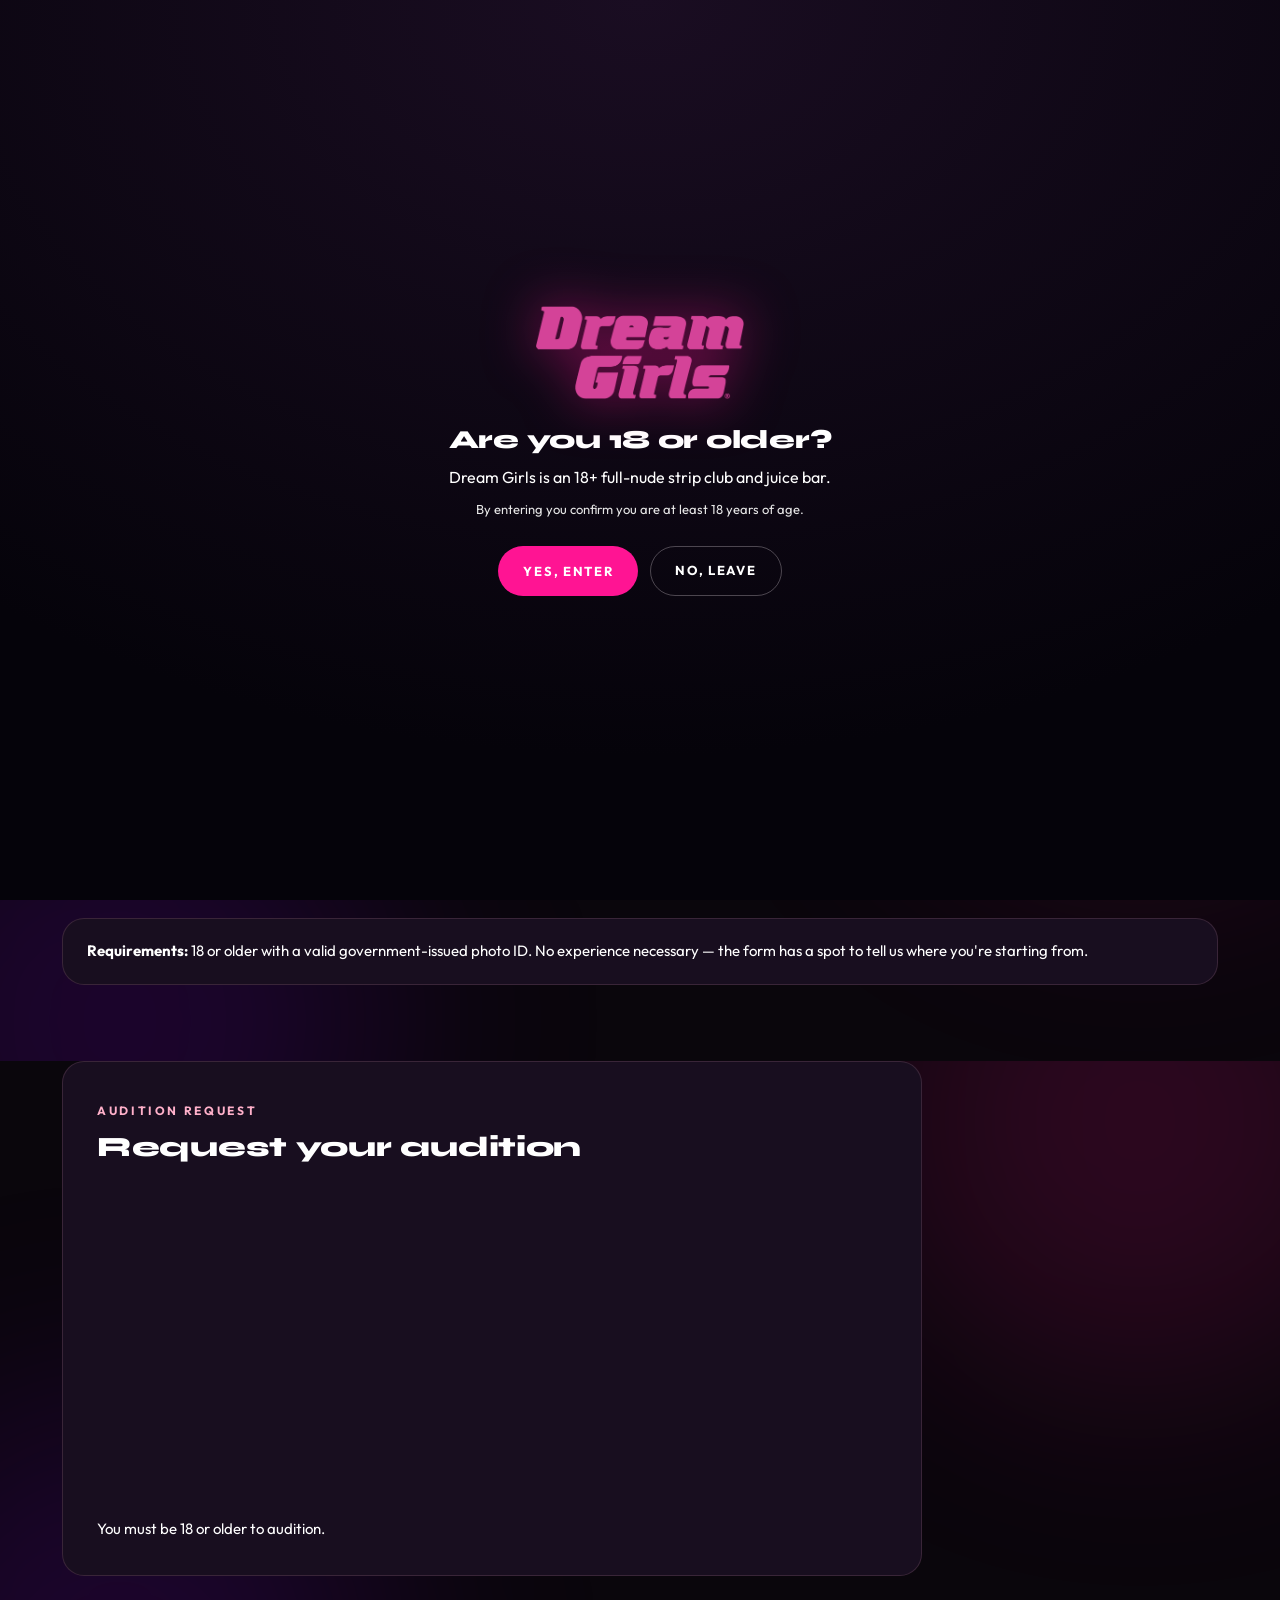
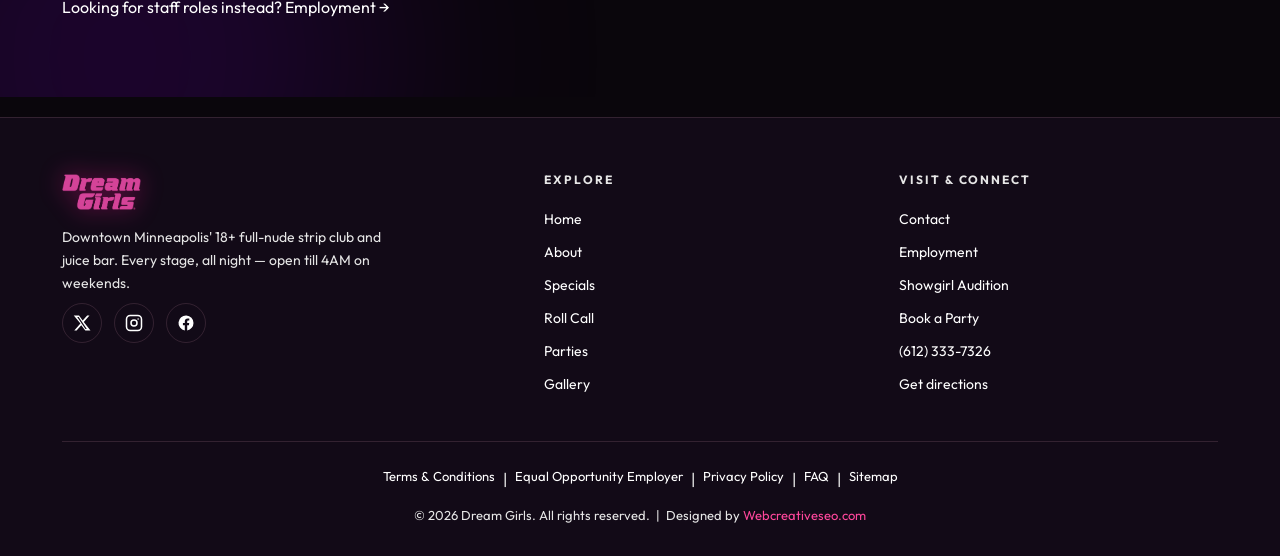
<file: auditions.html>
<!DOCTYPE html>
<html lang="en">
<head>
<meta charset="UTF-8"/>
<meta name="viewport" content="width=device-width, initial-scale=1.0"/>
<title>Showgirl Auditions - Dance at Dream Girls Minneapolis</title>
<meta name="description" content="Audition to dance at Dream Girls, downtown Minneapolis. 18+ with valid ID, no experience necessary. Request your audition night here."/>
<link rel="preconnect" href="https://fonts.googleapis.com"/>
<link rel="preconnect" href="https://fonts.gstatic.com" crossorigin/>
<link href="https://fonts.googleapis.com/css2?family=Syne:wght@600;700;800&family=Outfit:wght@300;400;500;600;700&display=swap" rel="stylesheet"/>
<link rel="canonical" href="https://dreamgirlsstripclub.com/auditions"/>
<meta property="og:title" content="Showgirl Auditions - Dance at Dream Girls Minneapolis"/>
<meta property="og:description" content="Audition to dance at Dream Girls, downtown Minneapolis. 18+ with valid ID, no experience necessary. Request your audition night here."/>
<meta property="og:type" content="website"/>
<meta property="og:url" content="https://dreamgirlsstripclub.com/auditions"/>
<meta property="og:image" content="https://dreamgirlsstripclub.com/assets/og-image.png"/>
<meta property="og:image:width" content="1200"/>
<meta property="og:image:height" content="630"/>
<meta property="og:image:alt" content="Dream Girls — 18+ full-nude strip club in downtown Minneapolis"/>
<meta property="og:locale" content="en_US"/>
<meta property="og:site_name" content="Dream Girls"/>
<meta name="twitter:card" content="summary_large_image"/>
<meta name="twitter:site" content="@dreamgirlsmpls"/>
<meta name="twitter:title" content="Showgirl Auditions - Dance at Dream Girls Minneapolis"/>
<meta name="twitter:description" content="Audition to dance at Dream Girls, downtown Minneapolis. 18+ with valid ID, no experience necessary. Request your audition night here."/>
<meta name="twitter:image" content="https://dreamgirlsstripclub.com/assets/og-image.png"/>
<meta name="robots" content="index, follow"/>
<link rel="stylesheet" href="css/styles.css"/>
<link rel="preload" as="image" href="assets/photos/stage-02.jpg"/>
<script type="application/ld+json">{"@context":"https://schema.org","@graph":[{"@type":"WebSite","@id":"https://dreamgirlsstripclub.com/#website","name":"Dream Girls","url":"https://dreamgirlsstripclub.com/","publisher":{"@id":"https://dreamgirlsstripclub.com/#business"},"inLanguage":"en-US"},{"@type":["NightClub","AdultEntertainment"],"@id":"https://dreamgirlsstripclub.com/#business","name":"Dream Girls","url":"https://dreamgirlsstripclub.com/","logo":{"@id":"https://dreamgirlsstripclub.com/#logo"},"image":{"@id":"https://dreamgirlsstripclub.com/#primaryimage"},"telephone":"+1-612-333-7326","address":{"@type":"PostalAddress","streetAddress":"12 N 5th St","addressLocality":"Minneapolis","addressRegion":"MN","postalCode":"55403","addressCountry":"US"},"geo":{"@type":"GeoCoordinates","latitude":44.9799246,"longitude":-93.2727167},"hasMap":"https://maps.app.goo.gl/zmz4iUMTAG7ftsHu6","openingHoursSpecification":[{"@type":"OpeningHoursSpecification","dayOfWeek":["Wednesday","Thursday"],"opens":"20:00","closes":"03:00"},{"@type":"OpeningHoursSpecification","dayOfWeek":["Friday","Saturday"],"opens":"20:00","closes":"04:00"}],"sameAs":["https://x.com/dreamgirlsmpls","https://www.instagram.com/dreamgirlsofficial/","https://www.facebook.com/dreamgirlsminneapolis","https://www.google.com/maps/place/Dream+Girls+Strip+Club/@44.9799246,-93.2727167,17z/data=!3m1!4b1!4m6!3m5!1s0x52b3329069e89623:0xc9499bbe37a1f31c!8m2!3d44.9799246!4d-93.2727167!16s%2Fg%2F1wl4q7hw"],"areaServed":[{"@id":"https://dreamgirlsstripclub.com/#service-area"},{"@type":"State","name":"Minnesota","sameAs":"https://en.wikipedia.org/wiki/Minnesota"},{"@type":"City","name":"Minneapolis","sameAs":"https://en.wikipedia.org/wiki/Minneapolis"},{"@type":"AdministrativeArea","name":"Minneapolis–Saint Paul (Twin Cities) metropolitan area","sameAs":"https://en.wikipedia.org/wiki/Minneapolis%E2%80%93Saint_Paul"}],"knowsAbout":[{"@type":"Thing","name":"Strip club","sameAs":"https://en.wikipedia.org/wiki/Strip_club"},{"@type":"Thing","name":"Lap dance","sameAs":"https://en.wikipedia.org/wiki/Lap_dance"},{"@type":"Thing","name":"Stripper","sameAs":"https://en.wikipedia.org/wiki/Stripper"},{"@type":"Thing","name":"Nightlife","sameAs":"https://en.wikipedia.org/wiki/Nightlife"}],"keywords":"strip club, gentlemen's club, adult entertainment, exotic dancers, nude dancers, private dances, VIP room, cabaret, Minneapolis nightlife","publicAccess":true,"isAccessibleForFree":false,"tourBookingPage":"https://dreamgirlsstripclub.com/parties","amenityFeature":[{"@type":"LocationFeatureSpecification","name":"18+ admission with valid photo ID","value":true},{"@type":"LocationFeatureSpecification","name":"Juice bar — no alcohol served","value":true},{"@type":"LocationFeatureSpecification","name":"Full-nude stage entertainment","value":true},{"@type":"LocationFeatureSpecification","name":"Private dance rooms","value":true},{"@type":"LocationFeatureSpecification","name":"VIP room","value":true},{"@type":"LocationFeatureSpecification","name":"Free popcorn nightly","value":true},{"@type":"LocationFeatureSpecification","name":"Open till 4AM on weekends","value":true}],"hasOfferCatalog":{"@type":"OfferCatalog","name":"Dream Girls services","itemListElement":[{"@type":"Offer","itemOffered":{"@id":"https://dreamgirlsstripclub.com/#svc-parties"}},{"@type":"Offer","itemOffered":{"@id":"https://dreamgirlsstripclub.com/#svc-private-dances"}},{"@type":"Offer","itemOffered":{"@id":"https://dreamgirlsstripclub.com/#svc-vip-room"}}]},"potentialAction":[{"@type":"ReserveAction","name":"Book a party","target":{"@type":"EntryPoint","urlTemplate":"https://dreamgirlsstripclub.com/contact#party","actionPlatform":["http://schema.org/DesktopWebPlatform","http://schema.org/MobileWebPlatform"]}},{"@type":"ApplyAction","name":"Apply for employment","target":{"@type":"EntryPoint","urlTemplate":"https://dreamgirlsstripclub.com/employment","actionPlatform":["http://schema.org/DesktopWebPlatform","http://schema.org/MobileWebPlatform"]}},{"@type":"ApplyAction","name":"Request a showgirl audition","target":{"@type":"EntryPoint","urlTemplate":"https://dreamgirlsstripclub.com/auditions","actionPlatform":["http://schema.org/DesktopWebPlatform","http://schema.org/MobileWebPlatform"]}},{"@type":"AskAction","name":"Contact Dream Girls","target":{"@type":"EntryPoint","urlTemplate":"https://dreamgirlsstripclub.com/contact","actionPlatform":["http://schema.org/DesktopWebPlatform","http://schema.org/MobileWebPlatform"]}},{"@type":"CommunicateAction","name":"Call Dream Girls","target":{"@type":"EntryPoint","urlTemplate":"tel:+16123337326","actionPlatform":["http://schema.org/DesktopWebPlatform","http://schema.org/MobileWebPlatform"]}}]},{"@type":"ImageObject","@id":"https://dreamgirlsstripclub.com/#logo","url":"https://dreamgirlsstripclub.com/assets/dream-girls-logo.png","contentUrl":"https://dreamgirlsstripclub.com/assets/dream-girls-logo.png","width":450,"height":205,"caption":"Dream Girls logo"},{"@type":"ImageObject","@id":"https://dreamgirlsstripclub.com/#primaryimage","url":"https://dreamgirlsstripclub.com/assets/og-image.png","contentUrl":"https://dreamgirlsstripclub.com/assets/og-image.png","width":1200,"height":630,"caption":"Dream Girls — 18+ full-nude strip club in downtown Minneapolis"},{"@type":"GeoCircle","@id":"https://dreamgirlsstripclub.com/#service-area","description":"30-mile service radius anchored on Minneapolis, Minnesota","geoMidpoint":{"@type":"GeoCoordinates","latitude":44.9799246,"longitude":-93.2727167},"geoRadius":"48280"},{"@type":"BreadcrumbList","@id":"https://dreamgirlsstripclub.com/auditions#breadcrumb","itemListElement":[{"@type":"ListItem","position":1,"name":"Home","item":"https://dreamgirlsstripclub.com/"},{"@type":"ListItem","position":2,"name":"Showgirl Auditions","item":"https://dreamgirlsstripclub.com/auditions"}]},{"@type":"WebPage","@id":"https://dreamgirlsstripclub.com/auditions#webpage","url":"https://dreamgirlsstripclub.com/auditions","name":"Showgirl Auditions - Dance at Dream Girls Minneapolis","description":"Audition to dance at Dream Girls, downtown Minneapolis. 18+ with valid ID, no experience necessary. Request your audition night here.","isPartOf":{"@id":"https://dreamgirlsstripclub.com/#website"},"about":{"@id":"https://dreamgirlsstripclub.com/#business"},"breadcrumb":{"@id":"https://dreamgirlsstripclub.com/auditions#breadcrumb"},"primaryImageOfPage":{"@id":"https://dreamgirlsstripclub.com/#primaryimage"},"inLanguage":"en-US"},{"@type":"Service","@id":"https://dreamgirlsstripclub.com/#svc-parties","name":"Bachelor, bachelorette & group parties","url":"https://dreamgirlsstripclub.com/parties","provider":{"@id":"https://dreamgirlsstripclub.com/#business"}},{"@type":"Service","@id":"https://dreamgirlsstripclub.com/#svc-private-dances","name":"Private dances","url":"https://dreamgirlsstripclub.com/specials","provider":{"@id":"https://dreamgirlsstripclub.com/#business"}},{"@type":"Service","@id":"https://dreamgirlsstripclub.com/#svc-vip-room","name":"VIP room","url":"https://dreamgirlsstripclub.com/parties","provider":{"@id":"https://dreamgirlsstripclub.com/#business"}}]}</script>
<link rel="stylesheet" href="css/forms.css?v=5"/>
</head>
<body>

<div id="agegate">
  <div class="box">
    <img src="assets/dream-girls-logo.png" alt="Dream Girls"/>
    <h2>Are you 18 or older?</h2>
    <p>Dream Girls is an 18+ full-nude strip club and juice bar.</p>
    <p class="sub">By entering you confirm you are at least 18 years of age.</p>
    <div class="row">
      <button class="btn btn-primary" onclick="enterSite()">Yes, enter</button>
      <a class="btn btn-ghost" href="https://www.google.com">No, leave</a>
    </div>
  </div>
</div>

<header class="nav">
  <div class="wrap nav-inner">
    <a class="brand" href="/"><img src="assets/dream-girls-logo.png" alt="Dream Girls"/></a>
    <nav class="nav-links" id="navLinks">
      <a href="/">Home</a>
      <a href="about">About</a>
      <a href="specials">Specials</a>
      <a href="roll-call">Roll Call</a>
      <a href="parties">Parties</a>
      <a href="gallery">Gallery</a>
      <div class="has-sub">
        <a href="contact" class="active">Contact</a>
        <div class="submenu">
          <a href="employment">Employment</a>
          <a href="auditions">Showgirl Audition</a>
        </div>
      </div>
    </nav>
    <div class="nav-cta">
      <a class="btn btn-primary" href="contact#party">Book a Party</a>
      <button class="burger" id="burger" aria-label="Menu">
        <svg viewBox="0 0 24 24" fill="none" stroke="currentColor" stroke-width="2"><line x1="3" y1="6" x2="21" y2="6"/><line x1="3" y1="12" x2="21" y2="12"/><line x1="3" y1="18" x2="21" y2="18"/></svg>
      </button>
    </div>
  </div>
</header>

<main>
  <section class="hero-photo hero-compact hero-banner band-glow" style="padding-top:36px;--hero-img:url(/assets/photos/stage-02.jpg)">
    <div class="wrap">
      <div class="crumb"><a href="/">Home</a><span>›</span><b>Showgirl Auditions</b></div>
      <div class="section-head rv">
        <span class="eyebrow">Auditions</span>
        <h1 class="xl"><span class="grad">Showgirl</span> auditions in Minneapolis</h1>
        <p>Dance at downtown Minneapolis' full-nude club — experienced entertainers and first-timers welcome. Tell us about yourself below and we'll set up your audition.</p>
      </div>
    </div>
  </section>

  <section class="band-glow" style="padding-top:44px">
    <div class="wrap">
      <div class="section-head"><span class="eyebrow">How it works</span><h2>Three steps to the stage</h2></div>
      <div class="grid" style="grid-template-columns:repeat(auto-fit,minmax(230px,1fr));gap:20px;align-items:stretch">
        <div class="card" style="padding:22px"><h3>1. Reach out</h3><p class="muted" style="font-size:14px;margin-top:6px">Send the form below with your availability. We answer every request.</p></div>
        <div class="card" style="padding:22px"><h3>2. Come in</h3><p class="muted" style="font-size:14px;margin-top:6px">We'll set a night for you to visit, meet the team, and see the room.</p></div>
        <div class="card" style="padding:22px"><h3>3. Audition</h3><p class="muted" style="font-size:14px;margin-top:6px">A set on stage with the DJ. New to the pole? That's fine &mdash; stage presence matters most.</p></div>
      </div>
      <div class="card" style="margin-top:24px;padding:20px 24px">
        <p class="muted" style="font-size:15px"><strong>Requirements:</strong> 18 or older with a valid government-issued photo ID. No experience necessary &mdash; the form has a spot to tell us where you're starting from.</p>
      </div>
    </div>
  </section>

  <section class="band-glow" style="padding-top:0">
    <div class="wrap">
      <div class="card" style="padding:34px;max-width:860px">
        <span class="eyebrow">Audition request</span>
        <h2 style="font-size:28px;margin:10px 0 22px">Request your audition</h2>
<div id="apply-form">
          <div class="cog-wrap"><script src="https://www.cognitoforms.com/f/seamless.js" data-key="e5A6hQ7FG0We3U_f7oZrng" data-form="275"></script></div>
          <noscript><p class="form-note">This form needs JavaScript. Call us at <a href="tel:+16123337326">(612) 333-7326</a> instead.</p></noscript>
          <p class="form-note">You must be 18 or older to audition.</p>
        </div>
      </div>
      <p style="margin-top:18px"><a href="employment">Looking for staff roles instead? Employment &rarr;</a></p>
    </div>
  </section>
</main>

<footer>
  <div class="wrap">
    <div class="foot-top">
      <div>
        <img src="assets/dream-girls-logo.png" alt="Dream Girls"/>
        <p>Downtown Minneapolis' 18+ full-nude strip club and juice bar. Every stage, all night — open till 4AM on weekends.</p>
        <div class="socials">
          <a href="https://x.com/dreamgirlsmpls" target="_blank" rel="noopener" aria-label="X"><svg viewBox="0 0 24 24" fill="currentColor"><path d="M18.9 2H22l-7.6 8.7L23.3 22h-6.9l-5.4-7-6.2 7H1.7l8.2-9.3L1 2h7l4.9 6.5L18.9 2zm-2.4 18h1.9L7.6 4H5.6l10.9 16z"/></svg></a>
          <a href="https://www.instagram.com/dreamgirlsofficial/" target="_blank" rel="noopener" aria-label="Instagram"><svg viewBox="0 0 24 24" fill="none" stroke="currentColor" stroke-width="2"><rect x="2" y="2" width="20" height="20" rx="5"/><circle cx="12" cy="12" r="4"/><circle cx="17.5" cy="6.5" r="1" fill="currentColor" stroke="none"/></svg></a>
          <a href="https://www.facebook.com/dreamgirlsminneapolis" target="_blank" rel="noopener" aria-label="Facebook"><svg viewBox="0 0 24 24" fill="currentColor"><path d="M22 12a10 10 0 10-11.6 9.9v-7H7.9V12h2.5V9.8c0-2.5 1.5-3.9 3.8-3.9 1.1 0 2.2.2 2.2.2v2.5h-1.2c-1.2 0-1.6.8-1.6 1.6V12h2.7l-.4 2.9h-2.3v7A10 10 0 0022 12z"/></svg></a>
        </div>
      </div>
      <div class="foot-col">
        <h4>Explore</h4>
        <a href="/">Home</a>
        <a href="about">About</a>
        <a href="specials">Specials</a>
        <a href="roll-call">Roll Call</a>
        <a href="parties">Parties</a>
        <a href="gallery">Gallery</a>
      </div>
      <div class="foot-col">
        <h4>Visit &amp; connect</h4>
        <a href="contact">Contact</a>
        <a href="employment">Employment</a>
        <a href="auditions">Showgirl Audition</a>
        <a href="contact#party">Book a Party</a>
        <a href="tel:+16123337326">(612) 333-7326</a>
        <a href="https://maps.app.goo.gl/zmz4iUMTAG7ftsHu6" target="_blank" rel="noopener">Get directions</a>
      </div>
    </div>
    <div class="legal">
      <div class="links">
        <a href="terms">Terms &amp; Conditions</a><span>|</span>
        <a href="employment">Equal Opportunity Employer</a><span>|</span>
        <a href="privacy">Privacy Policy</a><span>|</span>
        <a href="faq">FAQ</a><span>|</span>
        <a href="sitemap.xml">Sitemap</a>
      </div>
      <div class="copy">© 2026 Dream Girls. All rights reserved. &nbsp;|&nbsp; Designed by <a href="https://webcreativeseo.com" target="_blank" rel="noopener">Webcreativeseo.com</a></div>
    </div>
  </div>
</footer>

<script>
  function enterSite(){ try{localStorage.setItem("dg_age_ok","1");}catch(e){} document.getElementById("agegate").classList.add("hidden"); }
  try{ if(localStorage.getItem("dg_age_ok")==="1"){ document.getElementById("agegate").classList.add("hidden"); } }catch(e){}
  document.getElementById("burger").addEventListener("click", function(){ document.getElementById("navLinks").classList.toggle("open"); });
</script>
<script src="js/site.js"></script>
</body>
</html>
</file>
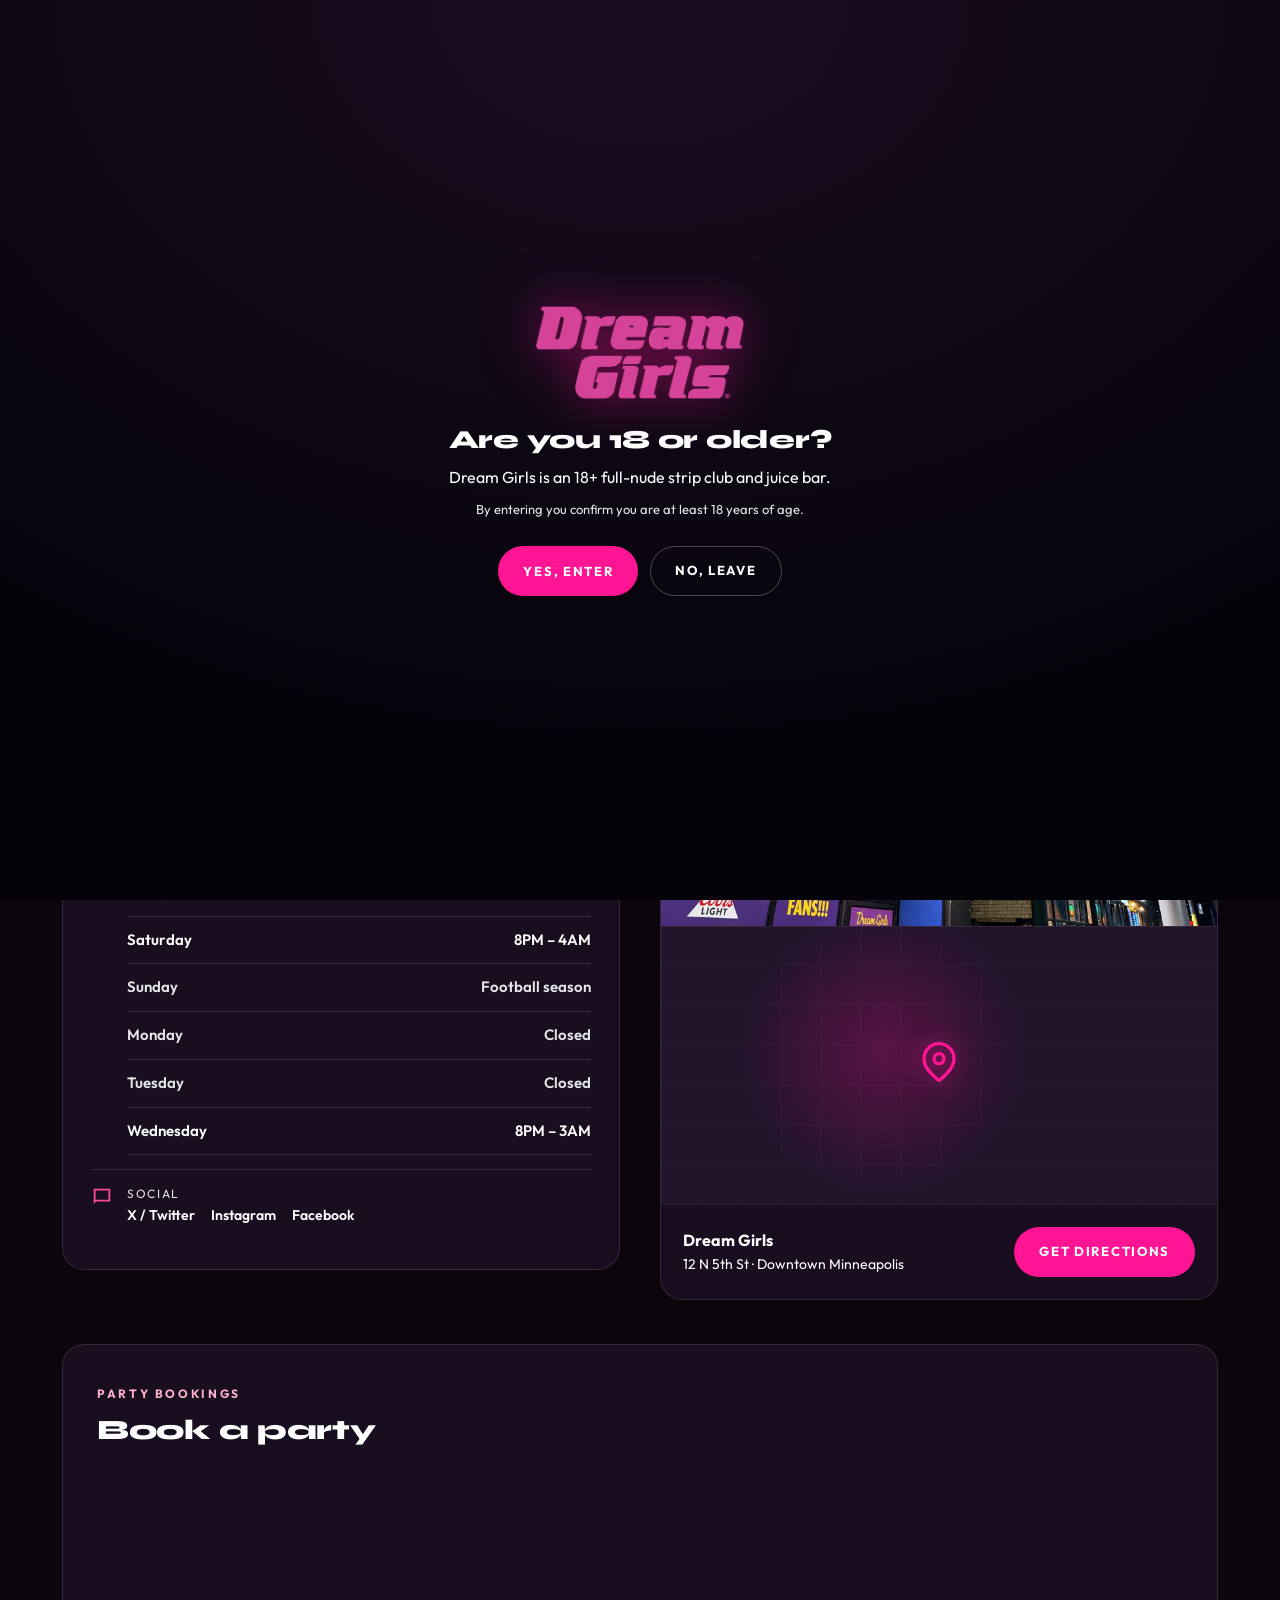
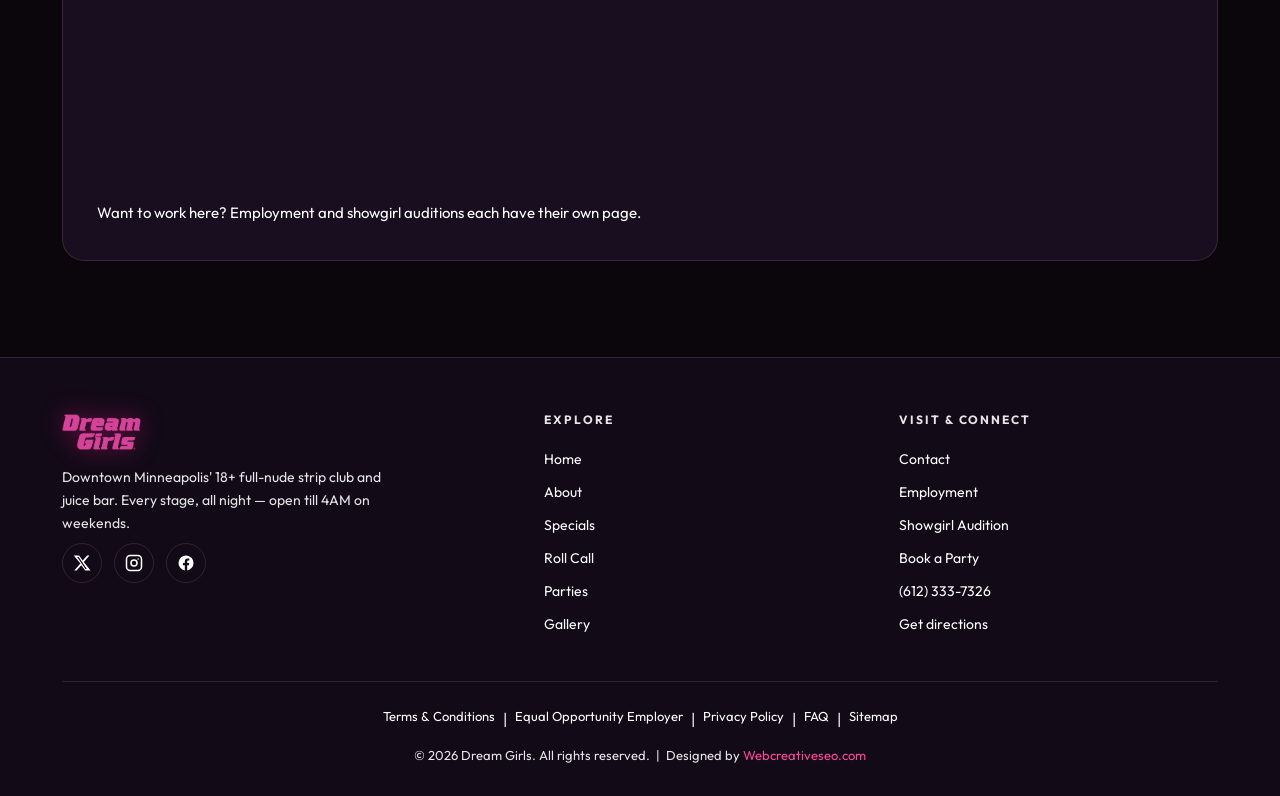
<file: contact.html>
<!DOCTYPE html>
<html lang="en">
<head>
<meta charset="UTF-8"/>
<meta name="viewport" content="width=device-width, initial-scale=1.0"/>
<title>Contact Dream Girls - Minneapolis Strip Club | Hours</title>
<meta name="description" content="Find Dream Girls strip club at 12 N 5th St, downtown Minneapolis. Hours, phone, directions and party bookings."/>
<link rel="preconnect" href="https://fonts.googleapis.com"/>
<link rel="preconnect" href="https://fonts.gstatic.com" crossorigin/>
<link href="https://fonts.googleapis.com/css2?family=Syne:wght@600;700;800&family=Outfit:wght@300;400;500;600;700&display=swap" rel="stylesheet"/>
<link rel="canonical" href="https://dreamgirlsstripclub.com/contact"/>
<meta property="og:title" content="Contact Dream Girls - Minneapolis Strip Club | Hours"/>
<meta property="og:description" content="Find Dream Girls strip club at 12 N 5th St, downtown Minneapolis. Hours, phone, directions and party bookings."/>
<meta property="og:type" content="website"/>
<meta property="og:url" content="https://dreamgirlsstripclub.com/contact"/>
<meta property="og:image" content="https://dreamgirlsstripclub.com/assets/og-image.png"/>
<meta property="og:image:width" content="1200"/>
<meta property="og:image:height" content="630"/>
<meta property="og:image:alt" content="Dream Girls — 18+ full-nude strip club in downtown Minneapolis"/>
<meta property="og:locale" content="en_US"/>
<meta property="og:site_name" content="Dream Girls"/>
<meta name="twitter:card" content="summary_large_image"/>
<meta name="twitter:site" content="@dreamgirlsmpls"/>
<meta name="twitter:title" content="Contact Dream Girls - Minneapolis Strip Club | Hours"/>
<meta name="twitter:description" content="Find Dream Girls strip club at 12 N 5th St, downtown Minneapolis. Hours, phone, directions and party bookings."/>
<meta name="twitter:image" content="https://dreamgirlsstripclub.com/assets/og-image.png"/>
<meta name="robots" content="index, follow"/>
<link rel="stylesheet" href="css/styles.css"/>
<link rel="preload" as="image" href="assets/photos/contact-hero.jpg"/>
<script type="application/ld+json">{"@context":"https://schema.org","@graph":[{"@type":"WebSite","@id":"https://dreamgirlsstripclub.com/#website","name":"Dream Girls","url":"https://dreamgirlsstripclub.com/","publisher":{"@id":"https://dreamgirlsstripclub.com/#business"},"inLanguage":"en-US"},{"@type":["NightClub","AdultEntertainment"],"@id":"https://dreamgirlsstripclub.com/#business","name":"Dream Girls","url":"https://dreamgirlsstripclub.com/","logo":{"@id":"https://dreamgirlsstripclub.com/#logo"},"image":{"@id":"https://dreamgirlsstripclub.com/#primaryimage"},"telephone":"+1-612-333-7326","address":{"@type":"PostalAddress","streetAddress":"12 N 5th St","addressLocality":"Minneapolis","addressRegion":"MN","postalCode":"55403","addressCountry":"US"},"geo":{"@type":"GeoCoordinates","latitude":44.9799246,"longitude":-93.2727167},"hasMap":"https://maps.app.goo.gl/zmz4iUMTAG7ftsHu6","openingHoursSpecification":[{"@type":"OpeningHoursSpecification","dayOfWeek":["Wednesday","Thursday"],"opens":"20:00","closes":"03:00"},{"@type":"OpeningHoursSpecification","dayOfWeek":["Friday","Saturday"],"opens":"20:00","closes":"04:00"}],"sameAs":["https://x.com/dreamgirlsmpls","https://www.instagram.com/dreamgirlsofficial/","https://www.facebook.com/dreamgirlsminneapolis","https://www.google.com/maps/place/Dream+Girls+Strip+Club/@44.9799246,-93.2727167,17z/data=!3m1!4b1!4m6!3m5!1s0x52b3329069e89623:0xc9499bbe37a1f31c!8m2!3d44.9799246!4d-93.2727167!16s%2Fg%2F1wl4q7hw"],"areaServed":[{"@id":"https://dreamgirlsstripclub.com/#service-area"},{"@type":"State","name":"Minnesota","sameAs":"https://en.wikipedia.org/wiki/Minnesota"},{"@type":"City","name":"Minneapolis","sameAs":"https://en.wikipedia.org/wiki/Minneapolis"},{"@type":"AdministrativeArea","name":"Minneapolis–Saint Paul (Twin Cities) metropolitan area","sameAs":"https://en.wikipedia.org/wiki/Minneapolis%E2%80%93Saint_Paul"}],"knowsAbout":[{"@type":"Thing","name":"Strip club","sameAs":"https://en.wikipedia.org/wiki/Strip_club"},{"@type":"Thing","name":"Lap dance","sameAs":"https://en.wikipedia.org/wiki/Lap_dance"},{"@type":"Thing","name":"Stripper","sameAs":"https://en.wikipedia.org/wiki/Stripper"},{"@type":"Thing","name":"Nightlife","sameAs":"https://en.wikipedia.org/wiki/Nightlife"}],"keywords":"strip club, gentlemen's club, adult entertainment, exotic dancers, nude dancers, private dances, VIP room, cabaret, Minneapolis nightlife","publicAccess":true,"isAccessibleForFree":false,"tourBookingPage":"https://dreamgirlsstripclub.com/parties","amenityFeature":[{"@type":"LocationFeatureSpecification","name":"18+ admission with valid photo ID","value":true},{"@type":"LocationFeatureSpecification","name":"Juice bar — no alcohol served","value":true},{"@type":"LocationFeatureSpecification","name":"Full-nude stage entertainment","value":true},{"@type":"LocationFeatureSpecification","name":"Private dance rooms","value":true},{"@type":"LocationFeatureSpecification","name":"VIP room","value":true},{"@type":"LocationFeatureSpecification","name":"Free popcorn nightly","value":true},{"@type":"LocationFeatureSpecification","name":"Open till 4AM on weekends","value":true}],"hasOfferCatalog":{"@type":"OfferCatalog","name":"Dream Girls services","itemListElement":[{"@type":"Offer","itemOffered":{"@id":"https://dreamgirlsstripclub.com/#svc-parties"}},{"@type":"Offer","itemOffered":{"@id":"https://dreamgirlsstripclub.com/#svc-private-dances"}},{"@type":"Offer","itemOffered":{"@id":"https://dreamgirlsstripclub.com/#svc-vip-room"}}]},"potentialAction":[{"@type":"ReserveAction","name":"Book a party","target":{"@type":"EntryPoint","urlTemplate":"https://dreamgirlsstripclub.com/contact#party","actionPlatform":["http://schema.org/DesktopWebPlatform","http://schema.org/MobileWebPlatform"]}},{"@type":"ApplyAction","name":"Apply for employment","target":{"@type":"EntryPoint","urlTemplate":"https://dreamgirlsstripclub.com/employment","actionPlatform":["http://schema.org/DesktopWebPlatform","http://schema.org/MobileWebPlatform"]}},{"@type":"ApplyAction","name":"Request a showgirl audition","target":{"@type":"EntryPoint","urlTemplate":"https://dreamgirlsstripclub.com/auditions","actionPlatform":["http://schema.org/DesktopWebPlatform","http://schema.org/MobileWebPlatform"]}},{"@type":"AskAction","name":"Contact Dream Girls","target":{"@type":"EntryPoint","urlTemplate":"https://dreamgirlsstripclub.com/contact","actionPlatform":["http://schema.org/DesktopWebPlatform","http://schema.org/MobileWebPlatform"]}},{"@type":"CommunicateAction","name":"Call Dream Girls","target":{"@type":"EntryPoint","urlTemplate":"tel:+16123337326","actionPlatform":["http://schema.org/DesktopWebPlatform","http://schema.org/MobileWebPlatform"]}}]},{"@type":"ImageObject","@id":"https://dreamgirlsstripclub.com/#logo","url":"https://dreamgirlsstripclub.com/assets/dream-girls-logo.png","contentUrl":"https://dreamgirlsstripclub.com/assets/dream-girls-logo.png","width":450,"height":205,"caption":"Dream Girls logo"},{"@type":"ImageObject","@id":"https://dreamgirlsstripclub.com/#primaryimage","url":"https://dreamgirlsstripclub.com/assets/og-image.png","contentUrl":"https://dreamgirlsstripclub.com/assets/og-image.png","width":1200,"height":630,"caption":"Dream Girls — 18+ full-nude strip club in downtown Minneapolis"},{"@type":"GeoCircle","@id":"https://dreamgirlsstripclub.com/#service-area","description":"30-mile service radius anchored on Minneapolis, Minnesota","geoMidpoint":{"@type":"GeoCoordinates","latitude":44.9799246,"longitude":-93.2727167},"geoRadius":"48280"},{"@type":"BreadcrumbList","@id":"https://dreamgirlsstripclub.com/contact#breadcrumb","itemListElement":[{"@type":"ListItem","position":1,"name":"Home","item":"https://dreamgirlsstripclub.com/"},{"@type":"ListItem","position":2,"name":"Contact","item":"https://dreamgirlsstripclub.com/contact"}]},{"@type":"ContactPage","@id":"https://dreamgirlsstripclub.com/contact#webpage","url":"https://dreamgirlsstripclub.com/contact","name":"Contact Dream Girls - Minneapolis Strip Club | Hours","description":"Find Dream Girls strip club at 12 N 5th St, downtown Minneapolis. Hours, phone, directions and party bookings.","isPartOf":{"@id":"https://dreamgirlsstripclub.com/#website"},"about":{"@id":"https://dreamgirlsstripclub.com/#business"},"breadcrumb":{"@id":"https://dreamgirlsstripclub.com/contact#breadcrumb"},"primaryImageOfPage":{"@id":"https://dreamgirlsstripclub.com/#primaryimage"},"inLanguage":"en-US"},{"@type":"Service","@id":"https://dreamgirlsstripclub.com/#svc-parties","name":"Bachelor, bachelorette & group parties","url":"https://dreamgirlsstripclub.com/parties","provider":{"@id":"https://dreamgirlsstripclub.com/#business"}},{"@type":"Service","@id":"https://dreamgirlsstripclub.com/#svc-private-dances","name":"Private dances","url":"https://dreamgirlsstripclub.com/specials","provider":{"@id":"https://dreamgirlsstripclub.com/#business"}},{"@type":"Service","@id":"https://dreamgirlsstripclub.com/#svc-vip-room","name":"VIP room","url":"https://dreamgirlsstripclub.com/parties","provider":{"@id":"https://dreamgirlsstripclub.com/#business"}}]}</script>
<link rel="stylesheet" href="css/forms.css?v=5"/>
</head>
<body>

<div id="agegate">
  <div class="box">
    <img src="assets/dream-girls-logo.png" alt="Dream Girls"/>
    <h2>Are you 18 or older?</h2>
    <p>Dream Girls is an 18+ full-nude strip club and juice bar.</p>
    <p class="sub">By entering you confirm you are at least 18 years of age.</p>
    <div class="row">
      <button class="btn btn-primary" onclick="enterSite()">Yes, enter</button>
      <a class="btn btn-ghost" href="https://www.google.com">No, leave</a>
    </div>
  </div>
</div>

<header class="nav">
  <div class="wrap nav-inner">
    <a class="brand" href="/"><img src="assets/dream-girls-logo.png" alt="Dream Girls"/></a>
    <nav class="nav-links" id="navLinks">
      <a href="/">Home</a>
      <a href="about">About</a>
      <a href="specials">Specials</a>
      <a href="roll-call">Roll Call</a>
      <a href="parties">Parties</a>
      <a href="gallery">Gallery</a>
      <div class="has-sub">
        <a href="contact" class="active">Contact</a>
        <div class="submenu">
          <a href="employment">Employment</a>
          <a href="auditions">Showgirl Audition</a>
        </div>
      </div>
    </nav>
    <div class="nav-cta">
      <a class="btn btn-primary" href="contact#party">Book a Party</a>
      <button class="burger" id="burger" aria-label="Menu">
        <svg viewBox="0 0 24 24" fill="none" stroke="currentColor" stroke-width="2"><line x1="3" y1="6" x2="21" y2="6"/><line x1="3" y1="12" x2="21" y2="12"/><line x1="3" y1="18" x2="21" y2="18"/></svg>
      </button>
    </div>
  </div>
</header>

<main>
<div class="page active">
<section class="hero-photo hero-compact hero-banner band-glow" style="padding-top:36px;--hero-img:url(/assets/photos/contact-hero.jpg)">
    <div class="wrap">
      <div class="crumb"><a href="/">Home</a><span>›</span><b>Contact</b></div>
      <div class="section-head rv">
        <span class="eyebrow">Contact</span>
        <h1 class="xl">Contact Dream Girls <span class="grad">strip club</span> in Minneapolis</h1>
        <p>Downtown Minneapolis nightlife, open late — serving guests from across the Twin Cities metro and a 30-mile radius of downtown. Directions, hours, and every way to reach us — plus applications for work, dancer auditions, and party bookings. New here? Start with <a class="il" href="about">what Dream Girls is</a> and <a class="il" href="specials">how cover works</a>.</p>
      </div>
    </div>
  </section>

  <section style="padding-top:34px">
    <div class="wrap">

      <div class="split" style="align-items:start;margin-bottom:44px">
        <div class="card">
          <div class="info-row">
            <svg viewBox="0 0 24 24" fill="none" stroke="currentColor" stroke-width="2"><path d="M21 10c0 7-9 13-9 13s-9-6-9-13a9 9 0 0118 0z"/><circle cx="12" cy="10" r="3"/></svg>
            <div><div class="lab">Address</div><div class="val">12 N 5th St, Minneapolis, MN 55403</div><div class="muted" style="font-size:13px">Plus Code: XPHG+XW Minneapolis</div></div>
          </div>
          <div class="info-row">
            <svg viewBox="0 0 24 24" fill="none" stroke="currentColor" stroke-width="2"><path d="M22 16.92v3a2 2 0 01-2.18 2 19.79 19.79 0 01-8.63-3.07 19.5 19.5 0 01-6-6 19.79 19.79 0 01-3.07-8.67A2 2 0 014.11 2h3a2 2 0 012 1.72c.13.96.36 1.9.7 2.81a2 2 0 01-.45 2.11L8.09 9.91a16 16 0 006 6l1.27-1.27a2 2 0 012.11-.45c.9.34 1.85.57 2.81.7A2 2 0 0122 16.92z"/></svg>
            <div><div class="lab">Phone</div><a class="val" href="tel:+16123337326">(612) 333-7326</a></div>
          </div>
          <div class="info-row">
            <svg viewBox="0 0 24 24" fill="none" stroke="currentColor" stroke-width="2"><circle cx="12" cy="12" r="10"/><path d="M12 6v6l4 2"/></svg>
            <div style="width:100%"><div class="lab">Hours</div>
              <table class="hours" style="margin-top:8px">
                <tr><td>Thursday</td><td>8PM – 3AM</td></tr>
                <tr><td>Friday</td><td>8PM – 4AM</td></tr>
                <tr><td>Saturday</td><td>8PM – 4AM</td></tr>
                <tr class="closed"><td>Sunday</td><td>Football season</td></tr>
                <tr class="closed"><td>Monday</td><td>Closed</td></tr>
                <tr class="closed"><td>Tuesday</td><td>Closed</td></tr>
                <tr><td>Wednesday</td><td>8PM – 3AM</td></tr>
              </table>
            </div>
          </div>
          <div class="info-row" style="border-bottom:0">
            <svg viewBox="0 0 24 24" fill="none" stroke="currentColor" stroke-width="2"><path d="M4 4h16v12H5.17L4 17.17V4z"/></svg>
            <div><div class="lab">Social</div>
              <div class="val" style="display:flex;gap:16px;flex-wrap:wrap;font-size:14px">
                <a href="https://x.com/dreamgirlsmpls" target="_blank" rel="noopener">X / Twitter</a>
                <a href="https://www.instagram.com/dreamgirlsofficial/" target="_blank" rel="noopener">Instagram</a>
                <a href="https://www.facebook.com/dreamgirlsminneapolis" target="_blank" rel="noopener">Facebook</a>
              </div>
            </div>
          </div>
        </div>

        <div class="map-card">
          <div class="ph wide has-img" style="border-radius:0;border:0;border-bottom:1px solid var(--line)"><img src="assets/photos/outside-03.jpg" alt="Dreamgirls marquee at 12 N 5th St — Where your fantasy begins" width="850" height="550" loading="lazy"/></div>
          <div class="map-visual">
            <div class="map-pin">
              <svg viewBox="0 0 24 24" fill="none" stroke="currentColor" stroke-width="2"><path d="M21 10c0 7-9 13-9 13s-9-6-9-13a9 9 0 0118 0z"/><circle cx="12" cy="10" r="3"/></svg>
            </div>
          </div>
          <div class="map-body">
            <div>
              <div class="val" style="font-weight:700">Dream Girls</div>
              <div class="muted" style="font-size:14px">12 N 5th St · Downtown Minneapolis</div>
            </div>
            <a class="btn btn-primary" href="https://maps.app.goo.gl/zmz4iUMTAG7ftsHu6" target="_blank" rel="noopener">Get directions</a>
          </div>
        </div>
      </div>

      <!-- FORMS -->
      <div class="card" style="padding:34px" id="party">
        <span class="eyebrow">Party bookings</span>
        <h2 style="font-size:28px;margin:10px 0 22px">Book a party</h2>
        

        <!-- Employment -->
        

        <!-- Audition -->
        

        <!-- Party -->
        <div class="form-panel active" id="panel-party">
          <div class="cog-wrap"><script src="https://www.cognitoforms.com/f/seamless.js" data-key="e5A6hQ7FG0We3U_f7oZrng" data-form="276"></script></div>
          <noscript><p class="form-note">This form needs JavaScript. Call us at <a href="tel:+16123337326">(612) 333-7326</a> instead.</p></noscript>
          <p class="form-note" style="margin-top:14px">Want to work here? <a href="employment">Employment</a> and <a href="auditions">showgirl auditions</a> each have their own page.</p>
        </div>
      </div>
    </div>
  </section>
</div>
</main>

<footer>
  <div class="wrap">
    <div class="foot-top">
      <div>
        <img src="assets/dream-girls-logo.png" alt="Dream Girls"/>
        <p>Downtown Minneapolis' 18+ full-nude strip club and juice bar. Every stage, all night — open till 4AM on weekends.</p>
        <div class="socials">
          <a href="https://x.com/dreamgirlsmpls" target="_blank" rel="noopener" aria-label="X"><svg viewBox="0 0 24 24" fill="currentColor"><path d="M18.9 2H22l-7.6 8.7L23.3 22h-6.9l-5.4-7-6.2 7H1.7l8.2-9.3L1 2h7l4.9 6.5L18.9 2zm-2.4 18h1.9L7.6 4H5.6l10.9 16z"/></svg></a>
          <a href="https://www.instagram.com/dreamgirlsofficial/" target="_blank" rel="noopener" aria-label="Instagram"><svg viewBox="0 0 24 24" fill="none" stroke="currentColor" stroke-width="2"><rect x="2" y="2" width="20" height="20" rx="5"/><circle cx="12" cy="12" r="4"/><circle cx="17.5" cy="6.5" r="1" fill="currentColor" stroke="none"/></svg></a>
          <a href="https://www.facebook.com/dreamgirlsminneapolis" target="_blank" rel="noopener" aria-label="Facebook"><svg viewBox="0 0 24 24" fill="currentColor"><path d="M22 12a10 10 0 10-11.6 9.9v-7H7.9V12h2.5V9.8c0-2.5 1.5-3.9 3.8-3.9 1.1 0 2.2.2 2.2.2v2.5h-1.2c-1.2 0-1.6.8-1.6 1.6V12h2.7l-.4 2.9h-2.3v7A10 10 0 0022 12z"/></svg></a>
        </div>
      </div>
      <div class="foot-col">
        <h4>Explore</h4>
        <a href="/">Home</a>
        <a href="about">About</a>
        <a href="specials">Specials</a>
        <a href="roll-call">Roll Call</a>
        <a href="parties">Parties</a>
        <a href="gallery">Gallery</a>
      </div>
      <div class="foot-col">
        <h4>Visit &amp; connect</h4>
        <a href="contact">Contact</a>
        <a href="employment">Employment</a>
        <a href="auditions">Showgirl Audition</a>
        <a href="contact#party">Book a Party</a>
        <a href="tel:+16123337326">(612) 333-7326</a>
        <a href="https://maps.app.goo.gl/zmz4iUMTAG7ftsHu6" target="_blank" rel="noopener">Get directions</a>
      </div>
    </div>
    <div class="legal">
      <div class="links">
        <a href="terms">Terms &amp; Conditions</a><span>|</span>
        <a href="employment">Equal Opportunity Employer</a><span>|</span>
        <a href="privacy">Privacy Policy</a><span>|</span>
        <a href="faq">FAQ</a><span>|</span>
        <a href="sitemap.xml">Sitemap</a>
      </div>
      <div class="copy">© 2026 Dream Girls. All rights reserved. &nbsp;|&nbsp; Designed by <a href="https://webcreativeseo.com" target="_blank" rel="noopener">Webcreativeseo.com</a></div>
    </div>
  </div>
</footer>

<script>
  function enterSite(){ try{localStorage.setItem("dg_age_ok","1");}catch(e){} document.getElementById("agegate").classList.add("hidden"); }
  try{ if(localStorage.getItem("dg_age_ok")==="1"){ document.getElementById("agegate").classList.add("hidden"); } }catch(e){}
  document.getElementById("burger").addEventListener("click", function(){ document.getElementById("navLinks").classList.toggle("open"); });
</script>
<script src="js/site.js"></script>
</body>
</html>
</file>
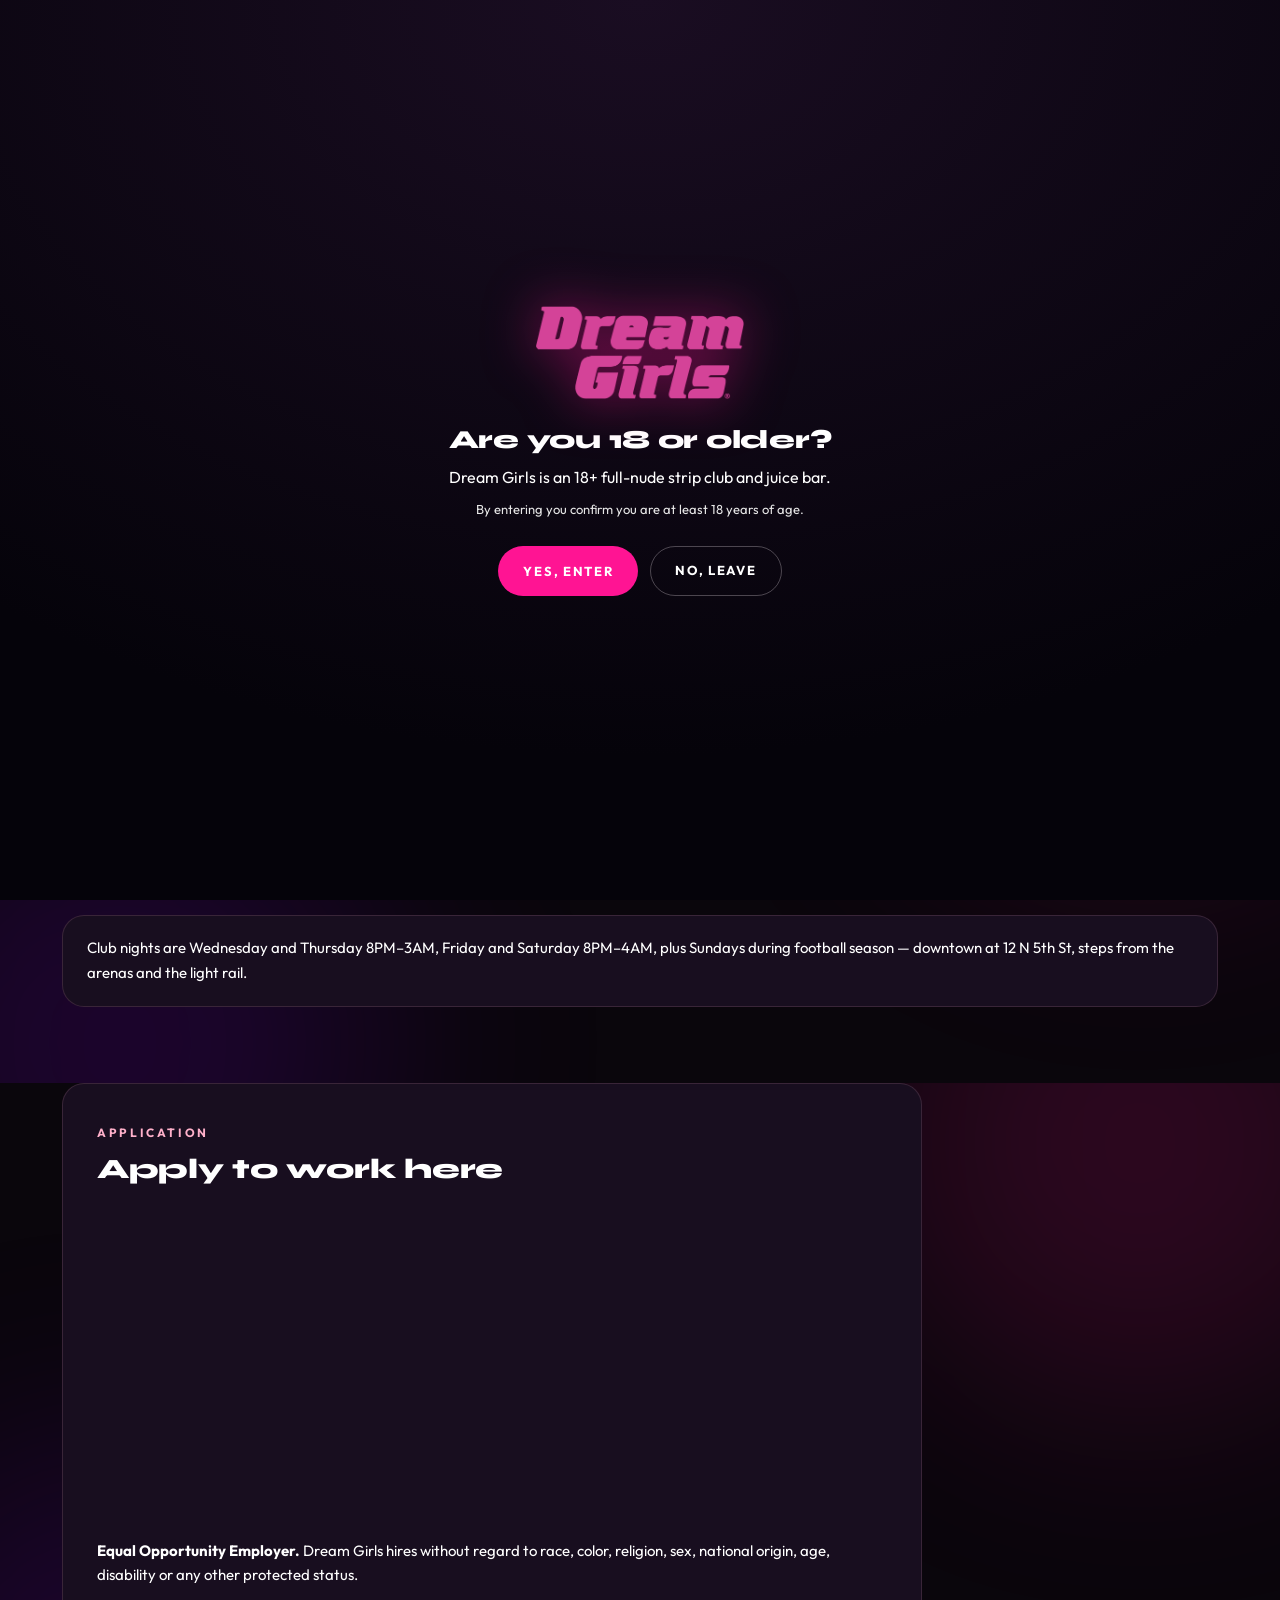
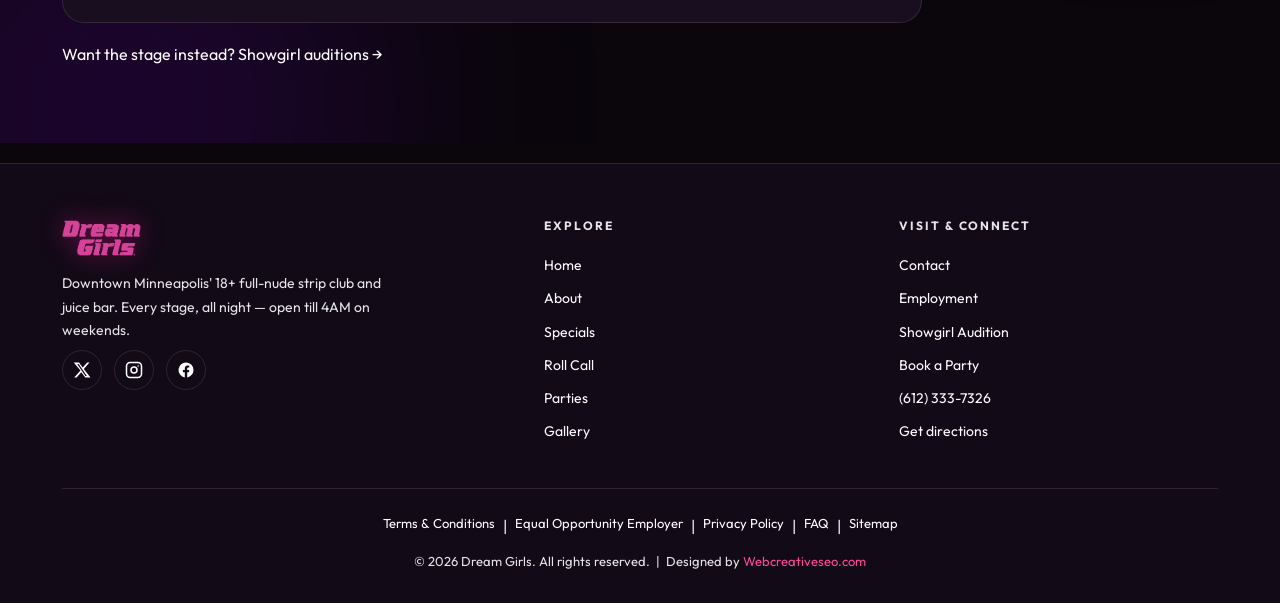
<file: employment.html>
<!DOCTYPE html>
<html lang="en">
<head>
<meta charset="UTF-8"/>
<meta name="viewport" content="width=device-width, initial-scale=1.0"/>
<title>Jobs at Dream Girls - Minneapolis Strip Club Employment</title>
<meta name="description" content="Now hiring floor hosts, bar staff, security and DJs at Dream Girls, downtown Minneapolis. Night shifts Wednesday through Saturday. Equal Opportunity Employer."/>
<link rel="preconnect" href="https://fonts.googleapis.com"/>
<link rel="preconnect" href="https://fonts.gstatic.com" crossorigin/>
<link href="https://fonts.googleapis.com/css2?family=Syne:wght@600;700;800&family=Outfit:wght@300;400;500;600;700&display=swap" rel="stylesheet"/>
<link rel="canonical" href="https://dreamgirlsstripclub.com/employment"/>
<meta property="og:title" content="Jobs at Dream Girls - Minneapolis Strip Club Employment"/>
<meta property="og:description" content="Now hiring floor hosts, bar staff, security and DJs at Dream Girls, downtown Minneapolis. Night shifts Wednesday through Saturday. Equal Opportunity Employer."/>
<meta property="og:type" content="website"/>
<meta property="og:url" content="https://dreamgirlsstripclub.com/employment"/>
<meta property="og:image" content="https://dreamgirlsstripclub.com/assets/og-image.png"/>
<meta property="og:image:width" content="1200"/>
<meta property="og:image:height" content="630"/>
<meta property="og:image:alt" content="Dream Girls — 18+ full-nude strip club in downtown Minneapolis"/>
<meta property="og:locale" content="en_US"/>
<meta property="og:site_name" content="Dream Girls"/>
<meta name="twitter:card" content="summary_large_image"/>
<meta name="twitter:site" content="@dreamgirlsmpls"/>
<meta name="twitter:title" content="Jobs at Dream Girls - Minneapolis Strip Club Employment"/>
<meta name="twitter:description" content="Now hiring floor hosts, bar staff, security and DJs at Dream Girls, downtown Minneapolis. Night shifts Wednesday through Saturday. Equal Opportunity Employer."/>
<meta name="twitter:image" content="https://dreamgirlsstripclub.com/assets/og-image.png"/>
<meta name="robots" content="index, follow"/>
<link rel="stylesheet" href="css/styles.css"/>
<link rel="preload" as="image" href="assets/photos/club-02.jpg"/>
<script type="application/ld+json">{"@context":"https://schema.org","@graph":[{"@type":"WebSite","@id":"https://dreamgirlsstripclub.com/#website","name":"Dream Girls","url":"https://dreamgirlsstripclub.com/","publisher":{"@id":"https://dreamgirlsstripclub.com/#business"},"inLanguage":"en-US"},{"@type":["NightClub","AdultEntertainment"],"@id":"https://dreamgirlsstripclub.com/#business","name":"Dream Girls","url":"https://dreamgirlsstripclub.com/","logo":{"@id":"https://dreamgirlsstripclub.com/#logo"},"image":{"@id":"https://dreamgirlsstripclub.com/#primaryimage"},"telephone":"+1-612-333-7326","address":{"@type":"PostalAddress","streetAddress":"12 N 5th St","addressLocality":"Minneapolis","addressRegion":"MN","postalCode":"55403","addressCountry":"US"},"geo":{"@type":"GeoCoordinates","latitude":44.9799246,"longitude":-93.2727167},"hasMap":"https://maps.app.goo.gl/zmz4iUMTAG7ftsHu6","openingHoursSpecification":[{"@type":"OpeningHoursSpecification","dayOfWeek":["Wednesday","Thursday"],"opens":"20:00","closes":"03:00"},{"@type":"OpeningHoursSpecification","dayOfWeek":["Friday","Saturday"],"opens":"20:00","closes":"04:00"}],"sameAs":["https://x.com/dreamgirlsmpls","https://www.instagram.com/dreamgirlsofficial/","https://www.facebook.com/dreamgirlsminneapolis","https://www.google.com/maps/place/Dream+Girls+Strip+Club/@44.9799246,-93.2727167,17z/data=!3m1!4b1!4m6!3m5!1s0x52b3329069e89623:0xc9499bbe37a1f31c!8m2!3d44.9799246!4d-93.2727167!16s%2Fg%2F1wl4q7hw"],"areaServed":[{"@id":"https://dreamgirlsstripclub.com/#service-area"},{"@type":"State","name":"Minnesota","sameAs":"https://en.wikipedia.org/wiki/Minnesota"},{"@type":"City","name":"Minneapolis","sameAs":"https://en.wikipedia.org/wiki/Minneapolis"},{"@type":"AdministrativeArea","name":"Minneapolis–Saint Paul (Twin Cities) metropolitan area","sameAs":"https://en.wikipedia.org/wiki/Minneapolis%E2%80%93Saint_Paul"}],"knowsAbout":[{"@type":"Thing","name":"Strip club","sameAs":"https://en.wikipedia.org/wiki/Strip_club"},{"@type":"Thing","name":"Lap dance","sameAs":"https://en.wikipedia.org/wiki/Lap_dance"},{"@type":"Thing","name":"Stripper","sameAs":"https://en.wikipedia.org/wiki/Stripper"},{"@type":"Thing","name":"Nightlife","sameAs":"https://en.wikipedia.org/wiki/Nightlife"}],"keywords":"strip club, gentlemen's club, adult entertainment, exotic dancers, nude dancers, private dances, VIP room, cabaret, Minneapolis nightlife","publicAccess":true,"isAccessibleForFree":false,"tourBookingPage":"https://dreamgirlsstripclub.com/parties","amenityFeature":[{"@type":"LocationFeatureSpecification","name":"18+ admission with valid photo ID","value":true},{"@type":"LocationFeatureSpecification","name":"Juice bar — no alcohol served","value":true},{"@type":"LocationFeatureSpecification","name":"Full-nude stage entertainment","value":true},{"@type":"LocationFeatureSpecification","name":"Private dance rooms","value":true},{"@type":"LocationFeatureSpecification","name":"VIP room","value":true},{"@type":"LocationFeatureSpecification","name":"Free popcorn nightly","value":true},{"@type":"LocationFeatureSpecification","name":"Open till 4AM on weekends","value":true}],"hasOfferCatalog":{"@type":"OfferCatalog","name":"Dream Girls services","itemListElement":[{"@type":"Offer","itemOffered":{"@id":"https://dreamgirlsstripclub.com/#svc-parties"}},{"@type":"Offer","itemOffered":{"@id":"https://dreamgirlsstripclub.com/#svc-private-dances"}},{"@type":"Offer","itemOffered":{"@id":"https://dreamgirlsstripclub.com/#svc-vip-room"}}]},"potentialAction":[{"@type":"ReserveAction","name":"Book a party","target":{"@type":"EntryPoint","urlTemplate":"https://dreamgirlsstripclub.com/contact#party","actionPlatform":["http://schema.org/DesktopWebPlatform","http://schema.org/MobileWebPlatform"]}},{"@type":"ApplyAction","name":"Apply for employment","target":{"@type":"EntryPoint","urlTemplate":"https://dreamgirlsstripclub.com/employment","actionPlatform":["http://schema.org/DesktopWebPlatform","http://schema.org/MobileWebPlatform"]}},{"@type":"ApplyAction","name":"Request a showgirl audition","target":{"@type":"EntryPoint","urlTemplate":"https://dreamgirlsstripclub.com/auditions","actionPlatform":["http://schema.org/DesktopWebPlatform","http://schema.org/MobileWebPlatform"]}},{"@type":"AskAction","name":"Contact Dream Girls","target":{"@type":"EntryPoint","urlTemplate":"https://dreamgirlsstripclub.com/contact","actionPlatform":["http://schema.org/DesktopWebPlatform","http://schema.org/MobileWebPlatform"]}},{"@type":"CommunicateAction","name":"Call Dream Girls","target":{"@type":"EntryPoint","urlTemplate":"tel:+16123337326","actionPlatform":["http://schema.org/DesktopWebPlatform","http://schema.org/MobileWebPlatform"]}}]},{"@type":"ImageObject","@id":"https://dreamgirlsstripclub.com/#logo","url":"https://dreamgirlsstripclub.com/assets/dream-girls-logo.png","contentUrl":"https://dreamgirlsstripclub.com/assets/dream-girls-logo.png","width":450,"height":205,"caption":"Dream Girls logo"},{"@type":"ImageObject","@id":"https://dreamgirlsstripclub.com/#primaryimage","url":"https://dreamgirlsstripclub.com/assets/og-image.png","contentUrl":"https://dreamgirlsstripclub.com/assets/og-image.png","width":1200,"height":630,"caption":"Dream Girls — 18+ full-nude strip club in downtown Minneapolis"},{"@type":"GeoCircle","@id":"https://dreamgirlsstripclub.com/#service-area","description":"30-mile service radius anchored on Minneapolis, Minnesota","geoMidpoint":{"@type":"GeoCoordinates","latitude":44.9799246,"longitude":-93.2727167},"geoRadius":"48280"},{"@type":"BreadcrumbList","@id":"https://dreamgirlsstripclub.com/employment#breadcrumb","itemListElement":[{"@type":"ListItem","position":1,"name":"Home","item":"https://dreamgirlsstripclub.com/"},{"@type":"ListItem","position":2,"name":"Employment","item":"https://dreamgirlsstripclub.com/employment"}]},{"@type":"WebPage","@id":"https://dreamgirlsstripclub.com/employment#webpage","url":"https://dreamgirlsstripclub.com/employment","name":"Jobs at Dream Girls - Minneapolis Strip Club Employment","description":"Now hiring floor hosts, bar staff, security and DJs at Dream Girls, downtown Minneapolis. Night shifts Wednesday through Saturday. Equal Opportunity Employer.","isPartOf":{"@id":"https://dreamgirlsstripclub.com/#website"},"about":{"@id":"https://dreamgirlsstripclub.com/#business"},"breadcrumb":{"@id":"https://dreamgirlsstripclub.com/employment#breadcrumb"},"primaryImageOfPage":{"@id":"https://dreamgirlsstripclub.com/#primaryimage"},"inLanguage":"en-US"},{"@type":"Service","@id":"https://dreamgirlsstripclub.com/#svc-parties","name":"Bachelor, bachelorette & group parties","url":"https://dreamgirlsstripclub.com/parties","provider":{"@id":"https://dreamgirlsstripclub.com/#business"}},{"@type":"Service","@id":"https://dreamgirlsstripclub.com/#svc-private-dances","name":"Private dances","url":"https://dreamgirlsstripclub.com/specials","provider":{"@id":"https://dreamgirlsstripclub.com/#business"}},{"@type":"Service","@id":"https://dreamgirlsstripclub.com/#svc-vip-room","name":"VIP room","url":"https://dreamgirlsstripclub.com/parties","provider":{"@id":"https://dreamgirlsstripclub.com/#business"}}]}</script>
<link rel="stylesheet" href="css/forms.css?v=5"/>
</head>
<body>

<div id="agegate">
  <div class="box">
    <img src="assets/dream-girls-logo.png" alt="Dream Girls"/>
    <h2>Are you 18 or older?</h2>
    <p>Dream Girls is an 18+ full-nude strip club and juice bar.</p>
    <p class="sub">By entering you confirm you are at least 18 years of age.</p>
    <div class="row">
      <button class="btn btn-primary" onclick="enterSite()">Yes, enter</button>
      <a class="btn btn-ghost" href="https://www.google.com">No, leave</a>
    </div>
  </div>
</div>

<header class="nav">
  <div class="wrap nav-inner">
    <a class="brand" href="/"><img src="assets/dream-girls-logo.png" alt="Dream Girls"/></a>
    <nav class="nav-links" id="navLinks">
      <a href="/">Home</a>
      <a href="about">About</a>
      <a href="specials">Specials</a>
      <a href="roll-call">Roll Call</a>
      <a href="parties">Parties</a>
      <a href="gallery">Gallery</a>
      <div class="has-sub">
        <a href="contact" class="active">Contact</a>
        <div class="submenu">
          <a href="employment">Employment</a>
          <a href="auditions">Showgirl Audition</a>
        </div>
      </div>
    </nav>
    <div class="nav-cta">
      <a class="btn btn-primary" href="contact#party">Book a Party</a>
      <button class="burger" id="burger" aria-label="Menu">
        <svg viewBox="0 0 24 24" fill="none" stroke="currentColor" stroke-width="2"><line x1="3" y1="6" x2="21" y2="6"/><line x1="3" y1="12" x2="21" y2="12"/><line x1="3" y1="18" x2="21" y2="18"/></svg>
      </button>
    </div>
  </div>
</header>

<main>
  <section class="hero-photo hero-compact hero-banner band-glow" style="padding-top:36px;--hero-img:url(/assets/photos/club-02.jpg)">
    <div class="wrap">
      <div class="crumb"><a href="/">Home</a><span>›</span><b>Employment</b></div>
      <div class="section-head rv">
        <span class="eyebrow">Employment</span>
        <h1 class="xl">Work at <span class="grad">Dream Girls</span> in Minneapolis</h1>
        <p>Floor hosts, bar staff, security and DJs keep the club running Wednesday through Saturday nights in downtown Minneapolis. Apply below — and if it's the stage you're after, showgirl auditions have <a href="auditions">their own page</a>.</p>
      </div>
    </div>
  </section>

  <section class="band-glow" style="padding-top:44px">
    <div class="wrap">
      <div class="section-head"><span class="eyebrow">Open roles</span><h2>Who we hire</h2></div>
      <div class="grid" style="grid-template-columns:repeat(auto-fit,minmax(220px,1fr));gap:20px;align-items:stretch">
        <div class="card" style="padding:22px"><h3>Floor host</h3><p class="muted" style="font-size:14px;margin-top:6px">The face of the room — greeting guests, seating groups, and keeping the night moving.</p></div>
        <div class="card" style="padding:22px"><h3>Bar &amp; beverage</h3><p class="muted" style="font-size:14px;margin-top:6px">Run the juice bar — sodas, fresh juices, mocktails and energy drinks. No alcohol service.</p></div>
        <div class="card" style="padding:22px"><h3>Security</h3><p class="muted" style="font-size:14px;margin-top:6px">Door and floor coverage — checking IDs, watching the room, keeping everyone safe.</p></div>
        <div class="card" style="padding:22px"><h3>DJ</h3><p class="muted" style="font-size:14px;margin-top:6px">Own the booth — run the music, the mic, and the energy of every set.</p></div>
      </div>
      <div class="card" style="margin-top:24px;padding:20px 24px">
        <p class="muted" style="font-size:15px">Club nights are Wednesday and Thursday 8PM&ndash;3AM, Friday and Saturday 8PM&ndash;4AM, plus Sundays during football season &mdash; downtown at 12 N 5th St, steps from the arenas and the light rail.</p>
      </div>
    </div>
  </section>

  <section class="band-glow" style="padding-top:0">
    <div class="wrap">
      <div class="card" style="padding:34px;max-width:860px">
        <span class="eyebrow">Application</span>
        <h2 style="font-size:28px;margin:10px 0 22px">Apply to work here</h2>
<div id="apply-form">
          <div class="cog-wrap"><script src="https://www.cognitoforms.com/f/seamless.js" data-key="e5A6hQ7FG0We3U_f7oZrng" data-form="274"></script></div>
          <noscript><p class="form-note">This form needs JavaScript. Call us at <a href="tel:+16123337326">(612) 333-7326</a> instead.</p></noscript>
          <p class="form-note" id="eoe"><strong>Equal Opportunity Employer.</strong> Dream Girls hires without regard to race, color, religion, sex, national origin, age, disability or any other protected status.</p>
        </div>
      </div>
      <p style="margin-top:18px"><a href="auditions">Want the stage instead? Showgirl auditions &rarr;</a></p>
    </div>
  </section>
</main>

<footer>
  <div class="wrap">
    <div class="foot-top">
      <div>
        <img src="assets/dream-girls-logo.png" alt="Dream Girls"/>
        <p>Downtown Minneapolis' 18+ full-nude strip club and juice bar. Every stage, all night — open till 4AM on weekends.</p>
        <div class="socials">
          <a href="https://x.com/dreamgirlsmpls" target="_blank" rel="noopener" aria-label="X"><svg viewBox="0 0 24 24" fill="currentColor"><path d="M18.9 2H22l-7.6 8.7L23.3 22h-6.9l-5.4-7-6.2 7H1.7l8.2-9.3L1 2h7l4.9 6.5L18.9 2zm-2.4 18h1.9L7.6 4H5.6l10.9 16z"/></svg></a>
          <a href="https://www.instagram.com/dreamgirlsofficial/" target="_blank" rel="noopener" aria-label="Instagram"><svg viewBox="0 0 24 24" fill="none" stroke="currentColor" stroke-width="2"><rect x="2" y="2" width="20" height="20" rx="5"/><circle cx="12" cy="12" r="4"/><circle cx="17.5" cy="6.5" r="1" fill="currentColor" stroke="none"/></svg></a>
          <a href="https://www.facebook.com/dreamgirlsminneapolis" target="_blank" rel="noopener" aria-label="Facebook"><svg viewBox="0 0 24 24" fill="currentColor"><path d="M22 12a10 10 0 10-11.6 9.9v-7H7.9V12h2.5V9.8c0-2.5 1.5-3.9 3.8-3.9 1.1 0 2.2.2 2.2.2v2.5h-1.2c-1.2 0-1.6.8-1.6 1.6V12h2.7l-.4 2.9h-2.3v7A10 10 0 0022 12z"/></svg></a>
        </div>
      </div>
      <div class="foot-col">
        <h4>Explore</h4>
        <a href="/">Home</a>
        <a href="about">About</a>
        <a href="specials">Specials</a>
        <a href="roll-call">Roll Call</a>
        <a href="parties">Parties</a>
        <a href="gallery">Gallery</a>
      </div>
      <div class="foot-col">
        <h4>Visit &amp; connect</h4>
        <a href="contact">Contact</a>
        <a href="employment">Employment</a>
        <a href="auditions">Showgirl Audition</a>
        <a href="contact#party">Book a Party</a>
        <a href="tel:+16123337326">(612) 333-7326</a>
        <a href="https://maps.app.goo.gl/zmz4iUMTAG7ftsHu6" target="_blank" rel="noopener">Get directions</a>
      </div>
    </div>
    <div class="legal">
      <div class="links">
        <a href="terms">Terms &amp; Conditions</a><span>|</span>
        <a href="employment">Equal Opportunity Employer</a><span>|</span>
        <a href="privacy">Privacy Policy</a><span>|</span>
        <a href="faq">FAQ</a><span>|</span>
        <a href="sitemap.xml">Sitemap</a>
      </div>
      <div class="copy">© 2026 Dream Girls. All rights reserved. &nbsp;|&nbsp; Designed by <a href="https://webcreativeseo.com" target="_blank" rel="noopener">Webcreativeseo.com</a></div>
    </div>
  </div>
</footer>

<script>
  function enterSite(){ try{localStorage.setItem("dg_age_ok","1");}catch(e){} document.getElementById("agegate").classList.add("hidden"); }
  try{ if(localStorage.getItem("dg_age_ok")==="1"){ document.getElementById("agegate").classList.add("hidden"); } }catch(e){}
  document.getElementById("burger").addEventListener("click", function(){ document.getElementById("navLinks").classList.toggle("open"); });
</script>
<script src="js/site.js"></script>
</body>
</html>
</file>
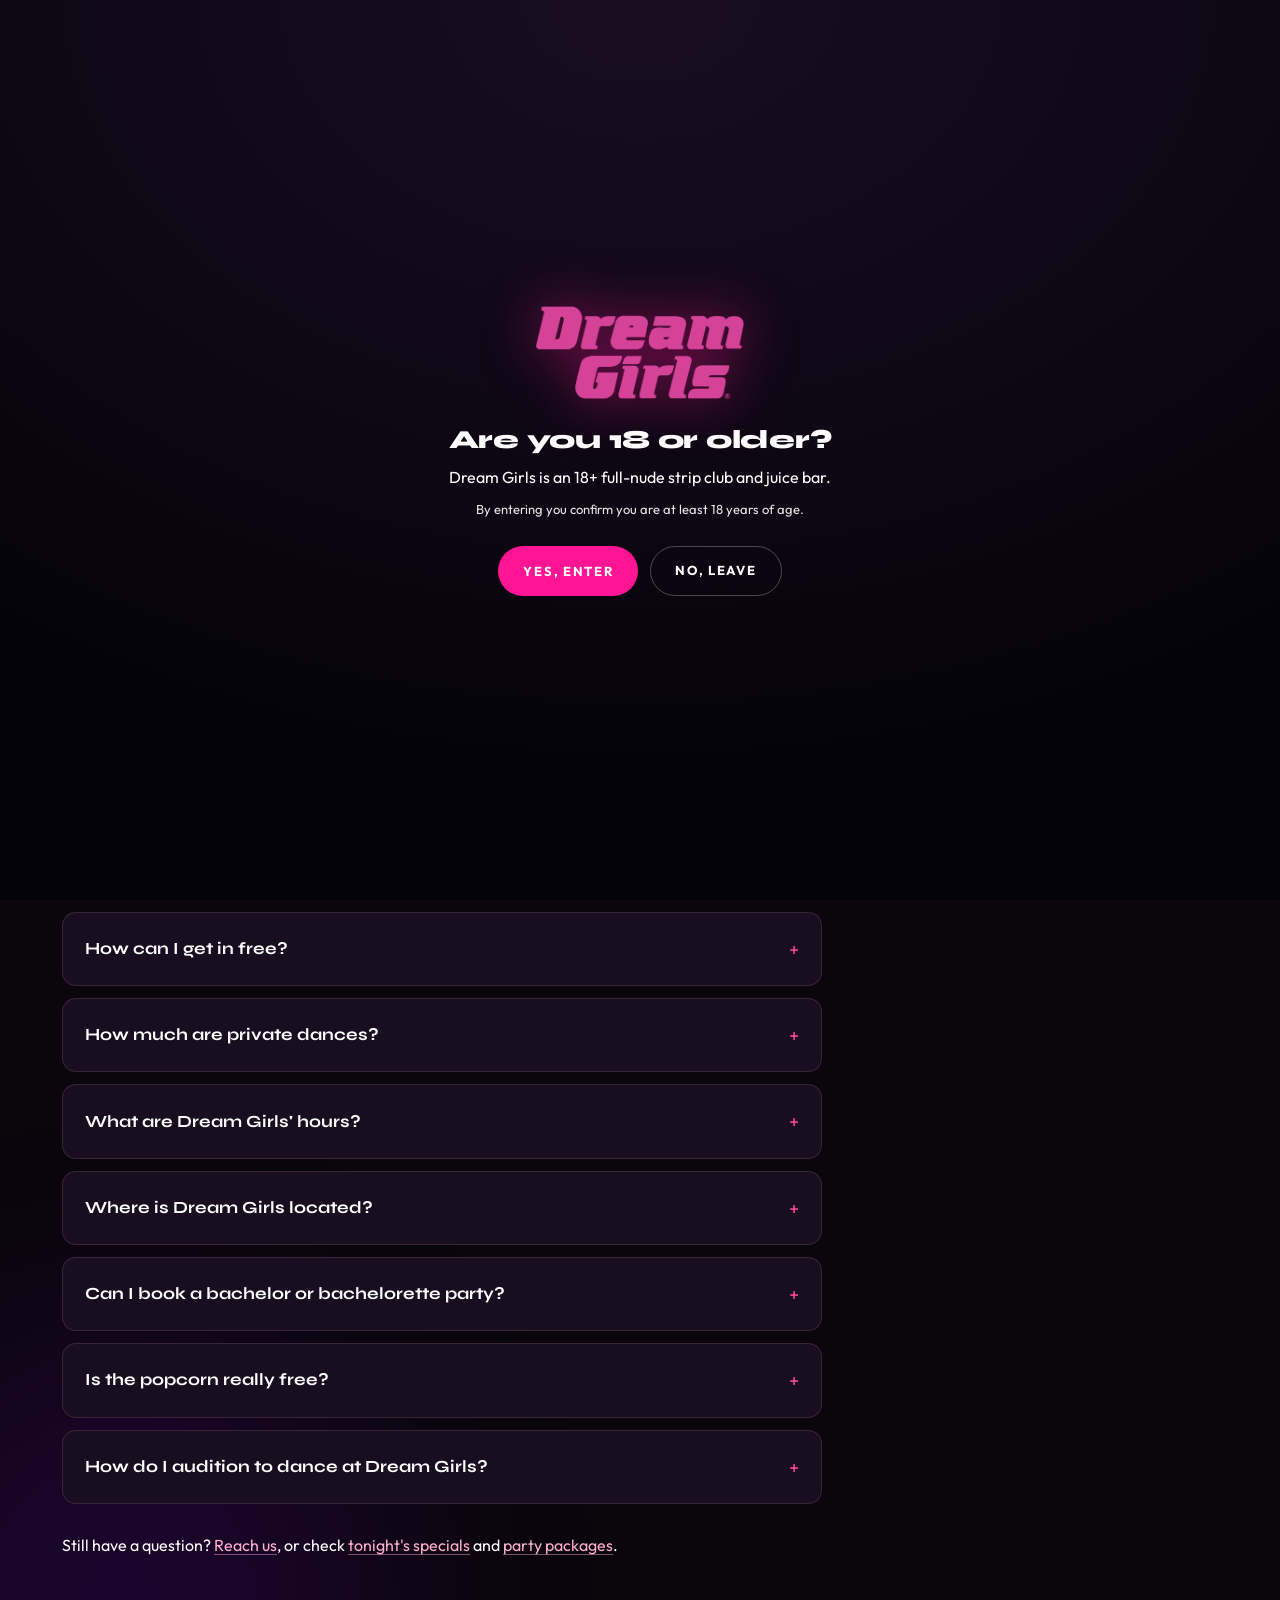
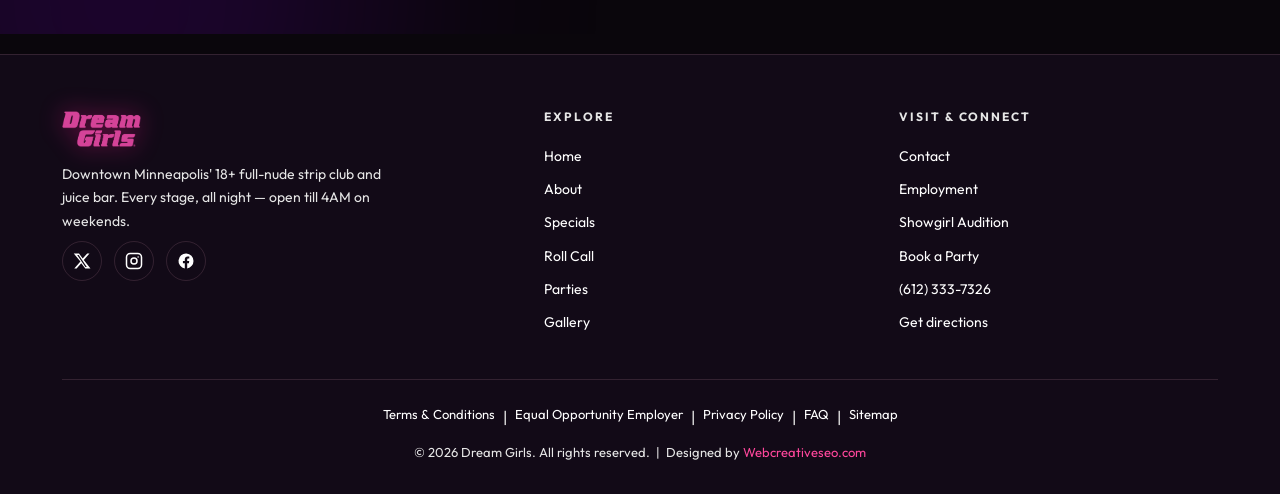
<file: faq.html>
<!DOCTYPE html>
<html lang="en">
<head>
<meta charset="UTF-8"/>
<meta name="viewport" content="width=device-width, initial-scale=1.0"/>
<title>Strip Club FAQ - Dream Girls Minneapolis | Cover & Hours</title>
<meta name="description" content="Answers about Dream Girls, downtown Minneapolis' 18+ full-nude strip club: cover charges, how to get in free, private dance prices, hours, parties, auditions."/>
<link rel="preconnect" href="https://fonts.googleapis.com"/>
<link rel="preconnect" href="https://fonts.gstatic.com" crossorigin/>
<link href="https://fonts.googleapis.com/css2?family=Syne:wght@600;700;800&family=Outfit:wght@300;400;500;600;700&display=swap" rel="stylesheet"/>
<link rel="canonical" href="https://dreamgirlsstripclub.com/faq"/>
<meta property="og:title" content="Strip Club FAQ - Dream Girls Minneapolis | Cover & Hours"/>
<meta property="og:description" content="Answers about Dream Girls, downtown Minneapolis' 18+ full-nude strip club: cover charges, how to get in free, private dance prices, hours, parties, auditions."/>
<meta property="og:type" content="website"/>
<meta property="og:url" content="https://dreamgirlsstripclub.com/faq"/>
<meta property="og:image" content="https://dreamgirlsstripclub.com/assets/og-image.png"/>
<meta property="og:image:width" content="1200"/>
<meta property="og:image:height" content="630"/>
<meta property="og:image:alt" content="Dream Girls — 18+ full-nude strip club in downtown Minneapolis"/>
<meta property="og:locale" content="en_US"/>
<meta property="og:site_name" content="Dream Girls"/>
<meta name="twitter:card" content="summary_large_image"/>
<meta name="twitter:site" content="@dreamgirlsmpls"/>
<meta name="twitter:title" content="Strip Club FAQ - Dream Girls Minneapolis | Cover & Hours"/>
<meta name="twitter:description" content="Answers about Dream Girls, downtown Minneapolis' 18+ full-nude strip club: cover charges, how to get in free, private dance prices, hours, parties, auditions."/>
<meta name="twitter:image" content="https://dreamgirlsstripclub.com/assets/og-image.png"/>
<meta name="robots" content="index, follow"/>
<link rel="stylesheet" href="css/styles.css"/>
<script type="application/ld+json">{"@context":"https://schema.org","@graph":[{"@type":"WebSite","@id":"https://dreamgirlsstripclub.com/#website","name":"Dream Girls","url":"https://dreamgirlsstripclub.com/","publisher":{"@id":"https://dreamgirlsstripclub.com/#business"},"inLanguage":"en-US"},{"@type":["NightClub","AdultEntertainment"],"@id":"https://dreamgirlsstripclub.com/#business","name":"Dream Girls","url":"https://dreamgirlsstripclub.com/","logo":{"@id":"https://dreamgirlsstripclub.com/#logo"},"image":{"@id":"https://dreamgirlsstripclub.com/#primaryimage"},"telephone":"+1-612-333-7326","address":{"@type":"PostalAddress","streetAddress":"12 N 5th St","addressLocality":"Minneapolis","addressRegion":"MN","postalCode":"55403","addressCountry":"US"},"geo":{"@type":"GeoCoordinates","latitude":44.9799246,"longitude":-93.2727167},"hasMap":"https://maps.app.goo.gl/zmz4iUMTAG7ftsHu6","openingHoursSpecification":[{"@type":"OpeningHoursSpecification","dayOfWeek":["Wednesday","Thursday"],"opens":"20:00","closes":"03:00"},{"@type":"OpeningHoursSpecification","dayOfWeek":["Friday","Saturday"],"opens":"20:00","closes":"04:00"}],"sameAs":["https://x.com/dreamgirlsmpls","https://www.instagram.com/dreamgirlsofficial/","https://www.facebook.com/dreamgirlsminneapolis","https://www.google.com/maps/place/Dream+Girls+Strip+Club/@44.9799246,-93.2727167,17z/data=!3m1!4b1!4m6!3m5!1s0x52b3329069e89623:0xc9499bbe37a1f31c!8m2!3d44.9799246!4d-93.2727167!16s%2Fg%2F1wl4q7hw"],"areaServed":[{"@id":"https://dreamgirlsstripclub.com/#service-area"},{"@type":"State","name":"Minnesota","sameAs":"https://en.wikipedia.org/wiki/Minnesota"},{"@type":"City","name":"Minneapolis","sameAs":"https://en.wikipedia.org/wiki/Minneapolis"},{"@type":"AdministrativeArea","name":"Minneapolis–Saint Paul (Twin Cities) metropolitan area","sameAs":"https://en.wikipedia.org/wiki/Minneapolis%E2%80%93Saint_Paul"}],"knowsAbout":[{"@type":"Thing","name":"Strip club","sameAs":"https://en.wikipedia.org/wiki/Strip_club"},{"@type":"Thing","name":"Lap dance","sameAs":"https://en.wikipedia.org/wiki/Lap_dance"},{"@type":"Thing","name":"Stripper","sameAs":"https://en.wikipedia.org/wiki/Stripper"},{"@type":"Thing","name":"Nightlife","sameAs":"https://en.wikipedia.org/wiki/Nightlife"}],"keywords":"strip club, gentlemen's club, adult entertainment, exotic dancers, nude dancers, private dances, VIP room, cabaret, Minneapolis nightlife","publicAccess":true,"isAccessibleForFree":false,"tourBookingPage":"https://dreamgirlsstripclub.com/parties","amenityFeature":[{"@type":"LocationFeatureSpecification","name":"18+ admission with valid photo ID","value":true},{"@type":"LocationFeatureSpecification","name":"Juice bar — no alcohol served","value":true},{"@type":"LocationFeatureSpecification","name":"Full-nude stage entertainment","value":true},{"@type":"LocationFeatureSpecification","name":"Private dance rooms","value":true},{"@type":"LocationFeatureSpecification","name":"VIP room","value":true},{"@type":"LocationFeatureSpecification","name":"Free popcorn nightly","value":true},{"@type":"LocationFeatureSpecification","name":"Open till 4AM on weekends","value":true}],"hasOfferCatalog":{"@type":"OfferCatalog","name":"Dream Girls services","itemListElement":[{"@type":"Offer","itemOffered":{"@id":"https://dreamgirlsstripclub.com/#svc-parties"}},{"@type":"Offer","itemOffered":{"@id":"https://dreamgirlsstripclub.com/#svc-private-dances"}},{"@type":"Offer","itemOffered":{"@id":"https://dreamgirlsstripclub.com/#svc-vip-room"}}]},"potentialAction":[{"@type":"ReserveAction","name":"Book a party","target":{"@type":"EntryPoint","urlTemplate":"https://dreamgirlsstripclub.com/contact#party","actionPlatform":["http://schema.org/DesktopWebPlatform","http://schema.org/MobileWebPlatform"]}},{"@type":"ApplyAction","name":"Apply for employment","target":{"@type":"EntryPoint","urlTemplate":"https://dreamgirlsstripclub.com/employment","actionPlatform":["http://schema.org/DesktopWebPlatform","http://schema.org/MobileWebPlatform"]}},{"@type":"ApplyAction","name":"Request a showgirl audition","target":{"@type":"EntryPoint","urlTemplate":"https://dreamgirlsstripclub.com/auditions","actionPlatform":["http://schema.org/DesktopWebPlatform","http://schema.org/MobileWebPlatform"]}},{"@type":"AskAction","name":"Contact Dream Girls","target":{"@type":"EntryPoint","urlTemplate":"https://dreamgirlsstripclub.com/contact","actionPlatform":["http://schema.org/DesktopWebPlatform","http://schema.org/MobileWebPlatform"]}},{"@type":"CommunicateAction","name":"Call Dream Girls","target":{"@type":"EntryPoint","urlTemplate":"tel:+16123337326","actionPlatform":["http://schema.org/DesktopWebPlatform","http://schema.org/MobileWebPlatform"]}}]},{"@type":"ImageObject","@id":"https://dreamgirlsstripclub.com/#logo","url":"https://dreamgirlsstripclub.com/assets/dream-girls-logo.png","contentUrl":"https://dreamgirlsstripclub.com/assets/dream-girls-logo.png","width":450,"height":205,"caption":"Dream Girls logo"},{"@type":"ImageObject","@id":"https://dreamgirlsstripclub.com/#primaryimage","url":"https://dreamgirlsstripclub.com/assets/og-image.png","contentUrl":"https://dreamgirlsstripclub.com/assets/og-image.png","width":1200,"height":630,"caption":"Dream Girls — 18+ full-nude strip club in downtown Minneapolis"},{"@type":"GeoCircle","@id":"https://dreamgirlsstripclub.com/#service-area","description":"30-mile service radius anchored on Minneapolis, Minnesota","geoMidpoint":{"@type":"GeoCoordinates","latitude":44.9799246,"longitude":-93.2727167},"geoRadius":"48280"},{"@type":"BreadcrumbList","@id":"https://dreamgirlsstripclub.com/faq#breadcrumb","itemListElement":[{"@type":"ListItem","position":1,"name":"Home","item":"https://dreamgirlsstripclub.com/"},{"@type":"ListItem","position":2,"name":"FAQ","item":"https://dreamgirlsstripclub.com/faq"}]},{"@type":"FAQPage","@id":"https://dreamgirlsstripclub.com/faq#webpage","url":"https://dreamgirlsstripclub.com/faq","name":"Strip Club FAQ - Dream Girls Minneapolis | Cover & Hours","description":"Answers about Dream Girls, downtown Minneapolis' 18+ full-nude strip club: cover charges, how to get in free, private dance prices, hours, parties, auditions.","isPartOf":{"@id":"https://dreamgirlsstripclub.com/#website"},"about":{"@id":"https://dreamgirlsstripclub.com/#business"},"breadcrumb":{"@id":"https://dreamgirlsstripclub.com/faq#breadcrumb"},"primaryImageOfPage":{"@id":"https://dreamgirlsstripclub.com/#primaryimage"},"inLanguage":"en-US","mainEntity":[{"@type":"Question","name":"Is Dream Girls a strip club or a gentlemen's club?","acceptedAnswer":{"@type":"Answer","text":"Both terms describe us. Dream Girls is an 18+ full-nude strip club and gentlemen's club in downtown Minneapolis — nude dancers on stage nightly, private dances on the floor, and a VIP room. We're also a juice bar, which is what makes 18+ entry possible."}},{"@type":"Question","name":"Why is Dream Girls 18+ instead of 21+?","acceptedAnswer":{"@type":"Answer","text":"Because we serve no alcohol. As a juice bar, Dream Girls admits guests 18 and older with a valid ID. Our 21+ sister club Sneaky Pete's next door has a full bar and food."}},{"@type":"Question","name":"How much is cover at Dream Girls?","acceptedAnswer":{"@type":"Answer","text":"Cover is $10 until midnight and $15 after midnight. Every guest also orders one beverage — $14 after midnight — so plan on about $29 to walk in with a drink. See the full list of cover deals and free-admission nights on our specials page."}},{"@type":"Question","name":"How can I get in free?","acceptedAnswer":{"@type":"Answer","text":"Several ways: bring a same-day concert or sporting event ticket stub, celebrate your birthday week with ID, come with a bachelor or bachelorette group of six or more, show a college ID on Thursdays, or a military ID on Wednesdays. Guests coming over from Sneaky Pete's also get free cover."}},{"@type":"Question","name":"How much are private dances?","acceptedAnswer":{"@type":"Answer","text":"Topless and nude lap dances start at $20 on the floor. Private dance rooms and the VIP room are priced at the club — ask your entertainer or the floor host."}},{"@type":"Question","name":"What are Dream Girls' hours?","acceptedAnswer":{"@type":"Answer","text":"Wednesday and Thursday 8PM–3AM, Friday and Saturday 8PM–4AM. Closed Monday and Tuesday. Sundays we're open during football season. Open till 4AM on weekends."}},{"@type":"Question","name":"Where is Dream Girls located?","acceptedAnswer":{"@type":"Answer","text":"12 N 5th St, Minneapolis, MN 55403 — in the heart of downtown Minneapolis. Directions, parking notes and a map are on our contact page."}},{"@type":"Question","name":"Can I book a bachelor or bachelorette party?","acceptedAnswer":{"@type":"Answer","text":"Yes. Groups of six or more get free cover, and we can have the room ready for birthdays and group nights. Send us the date and headcount through the party booking form on our contact page."}},{"@type":"Question","name":"Is the popcorn really free?","acceptedAnswer":{"@type":"Answer","text":"Yes — fresh, hot popcorn is free every night we're open. Grab a box, catch the show, come back for refills."}},{"@type":"Question","name":"How do I audition to dance at Dream Girls?","acceptedAnswer":{"@type":"Answer","text":"Auditions for new exotic dancers are open. You must be 18 or older. Request an audition through the showgirl audition form on our contact page."}}]},{"@type":"Service","@id":"https://dreamgirlsstripclub.com/#svc-parties","name":"Bachelor, bachelorette & group parties","url":"https://dreamgirlsstripclub.com/parties","provider":{"@id":"https://dreamgirlsstripclub.com/#business"}},{"@type":"Service","@id":"https://dreamgirlsstripclub.com/#svc-private-dances","name":"Private dances","url":"https://dreamgirlsstripclub.com/specials","provider":{"@id":"https://dreamgirlsstripclub.com/#business"}},{"@type":"Service","@id":"https://dreamgirlsstripclub.com/#svc-vip-room","name":"VIP room","url":"https://dreamgirlsstripclub.com/parties","provider":{"@id":"https://dreamgirlsstripclub.com/#business"}}]}</script>
</head>
<body>

<div id="agegate">
  <div class="box">
    <img src="assets/dream-girls-logo.png" alt="Dream Girls"/>
    <h2>Are you 18 or older?</h2>
    <p>Dream Girls is an 18+ full-nude strip club and juice bar.</p>
    <p class="sub">By entering you confirm you are at least 18 years of age.</p>
    <div class="row">
      <button class="btn btn-primary" onclick="enterSite()">Yes, enter</button>
      <a class="btn btn-ghost" href="https://www.google.com">No, leave</a>
    </div>
  </div>
</div>

<header class="nav">
  <div class="wrap nav-inner">
    <a class="brand" href="/"><img src="assets/dream-girls-logo.png" alt="Dream Girls"/></a>
    <nav class="nav-links" id="navLinks">
      <a href="/">Home</a>
      <a href="about">About</a>
      <a href="specials">Specials</a>
      <a href="roll-call">Roll Call</a>
      <a href="parties">Parties</a>
      <a href="gallery">Gallery</a>
      <div class="has-sub">
        <a href="contact">Contact</a>
        <div class="submenu">
          <a href="employment">Employment</a>
          <a href="auditions">Showgirl Audition</a>
        </div>
      </div>
    </nav>
    <div class="nav-cta">
      <a class="btn btn-primary" href="contact#party">Book a Party</a>
      <button class="burger" id="burger" aria-label="Menu">
        <svg viewBox="0 0 24 24" fill="none" stroke="currentColor" stroke-width="2"><line x1="3" y1="6" x2="21" y2="6"/><line x1="3" y1="12" x2="21" y2="12"/><line x1="3" y1="18" x2="21" y2="18"/></svg>
      </button>
    </div>
  </div>
</header>

<main>
<div class="page active">
  <section class="band-glow">
    <div class="wrap">
      <div class="crumb"><a href="/">Home</a><span>›</span><b>FAQ</b></div>
      <div class="section-head rv">
        <span class="eyebrow">FAQ</span>
        <h1 class="xl"><span class="grad">Strip club</span> FAQ: Dream Girls Minneapolis</h1>
        <p>Straight answers about cover, age, private dances, hours and parties at downtown Minneapolis' full-nude strip club.</p>
      </div>
      <div class="faq legal-body"><details><summary>Is Dream Girls a strip club or a gentlemen's club?</summary><p>Both terms describe us. Dream Girls is an 18+ full-nude strip club and gentlemen's club in downtown Minneapolis — nude dancers on stage nightly, private dances on the floor, and a VIP room. We're also a juice bar, which is what makes 18+ entry possible.</p></details>
<details><summary>Why is Dream Girls 18+ instead of 21+?</summary><p>Because we serve no alcohol. As a juice bar, Dream Girls admits guests 18 and older with a valid ID. Our 21+ sister club Sneaky Pete's next door has a full bar and food.</p></details>
<details><summary>How much is cover at Dream Girls?</summary><p>Cover is $10 until midnight and $15 after midnight. Every guest also orders one beverage — $14 after midnight — so plan on about $29 to walk in with a drink. See the full list of cover deals and free-admission nights on our specials page.</p></details>
<details><summary>How can I get in free?</summary><p>Several ways: bring a same-day concert or sporting event ticket stub, celebrate your birthday week with ID, come with a bachelor or bachelorette group of six or more, show a college ID on Thursdays, or a military ID on Wednesdays. Guests coming over from Sneaky Pete's also get free cover.</p></details>
<details><summary>How much are private dances?</summary><p>Topless and nude lap dances start at $20 on the floor. Private dance rooms and the VIP room are priced at the club — ask your entertainer or the floor host.</p></details>
<details><summary>What are Dream Girls' hours?</summary><p>Wednesday and Thursday 8PM–3AM, Friday and Saturday 8PM–4AM. Closed Monday and Tuesday. Sundays we're open during football season. Open till 4AM on weekends.</p></details>
<details><summary>Where is Dream Girls located?</summary><p>12 N 5th St, Minneapolis, MN 55403 — in the heart of downtown Minneapolis. Directions, parking notes and a map are on our contact page.</p></details>
<details><summary>Can I book a bachelor or bachelorette party?</summary><p>Yes. Groups of six or more get free cover, and we can have the room ready for birthdays and group nights. Send us the date and headcount through the party booking form on our contact page.</p></details>
<details><summary>Is the popcorn really free?</summary><p>Yes — fresh, hot popcorn is free every night we're open. Grab a box, catch the show, come back for refills.</p></details>
<details><summary>How do I audition to dance at Dream Girls?</summary><p>Auditions for new exotic dancers are open. You must be 18 or older. Request an audition through the showgirl audition form on our contact page.</p></details></div>
      <p class="muted" style="margin-top:28px">Still have a question? <a class="il" href="contact">Reach us</a>, or check <a class="il" href="specials">tonight's specials</a> and <a class="il" href="parties">party packages</a>.</p>
    </div>
  </section>
</div>
</main>

<footer>
  <div class="wrap">
    <div class="foot-top">
      <div>
        <img src="assets/dream-girls-logo.png" alt="Dream Girls"/>
        <p>Downtown Minneapolis' 18+ full-nude strip club and juice bar. Every stage, all night — open till 4AM on weekends.</p>
        <div class="socials">
          <a href="https://x.com/dreamgirlsmpls" target="_blank" rel="noopener" aria-label="X"><svg viewBox="0 0 24 24" fill="currentColor"><path d="M18.9 2H22l-7.6 8.7L23.3 22h-6.9l-5.4-7-6.2 7H1.7l8.2-9.3L1 2h7l4.9 6.5L18.9 2zm-2.4 18h1.9L7.6 4H5.6l10.9 16z"/></svg></a>
          <a href="https://www.instagram.com/dreamgirlsofficial/" target="_blank" rel="noopener" aria-label="Instagram"><svg viewBox="0 0 24 24" fill="none" stroke="currentColor" stroke-width="2"><rect x="2" y="2" width="20" height="20" rx="5"/><circle cx="12" cy="12" r="4"/><circle cx="17.5" cy="6.5" r="1" fill="currentColor" stroke="none"/></svg></a>
          <a href="https://www.facebook.com/dreamgirlsminneapolis" target="_blank" rel="noopener" aria-label="Facebook"><svg viewBox="0 0 24 24" fill="currentColor"><path d="M22 12a10 10 0 10-11.6 9.9v-7H7.9V12h2.5V9.8c0-2.5 1.5-3.9 3.8-3.9 1.1 0 2.2.2 2.2.2v2.5h-1.2c-1.2 0-1.6.8-1.6 1.6V12h2.7l-.4 2.9h-2.3v7A10 10 0 0022 12z"/></svg></a>
        </div>
      </div>
      <div class="foot-col">
        <h4>Explore</h4>
        <a href="/">Home</a>
        <a href="about">About</a>
        <a href="specials">Specials</a>
        <a href="roll-call">Roll Call</a>
        <a href="parties">Parties</a>
        <a href="gallery">Gallery</a>
      </div>
      <div class="foot-col">
        <h4>Visit &amp; connect</h4>
        <a href="contact">Contact</a>
        <a href="employment">Employment</a>
        <a href="auditions">Showgirl Audition</a>
        <a href="contact#party">Book a Party</a>
        <a href="tel:+16123337326">(612) 333-7326</a>
        <a href="https://maps.app.goo.gl/zmz4iUMTAG7ftsHu6" target="_blank" rel="noopener">Get directions</a>
      </div>
    </div>
    <div class="legal">
      <div class="links">
        <a href="terms">Terms &amp; Conditions</a><span>|</span>
        <a href="employment">Equal Opportunity Employer</a><span>|</span>
        <a href="privacy">Privacy Policy</a><span>|</span>
        <a href="faq">FAQ</a><span>|</span>
        <a href="sitemap.xml">Sitemap</a>
      </div>
      <div class="copy">© 2026 Dream Girls. All rights reserved. &nbsp;|&nbsp; Designed by <a href="https://webcreativeseo.com" target="_blank" rel="noopener">Webcreativeseo.com</a></div>
    </div>
  </div>
</footer>

<script>
  function enterSite(){ try{localStorage.setItem("dg_age_ok","1");}catch(e){} document.getElementById("agegate").classList.add("hidden"); }
  try{ if(localStorage.getItem("dg_age_ok")==="1"){ document.getElementById("agegate").classList.add("hidden"); } }catch(e){}
  document.getElementById("burger").addEventListener("click", function(){ document.getElementById("navLinks").classList.toggle("open"); });
</script>
<script src="js/site.js"></script>
</body>
</html>
</file>
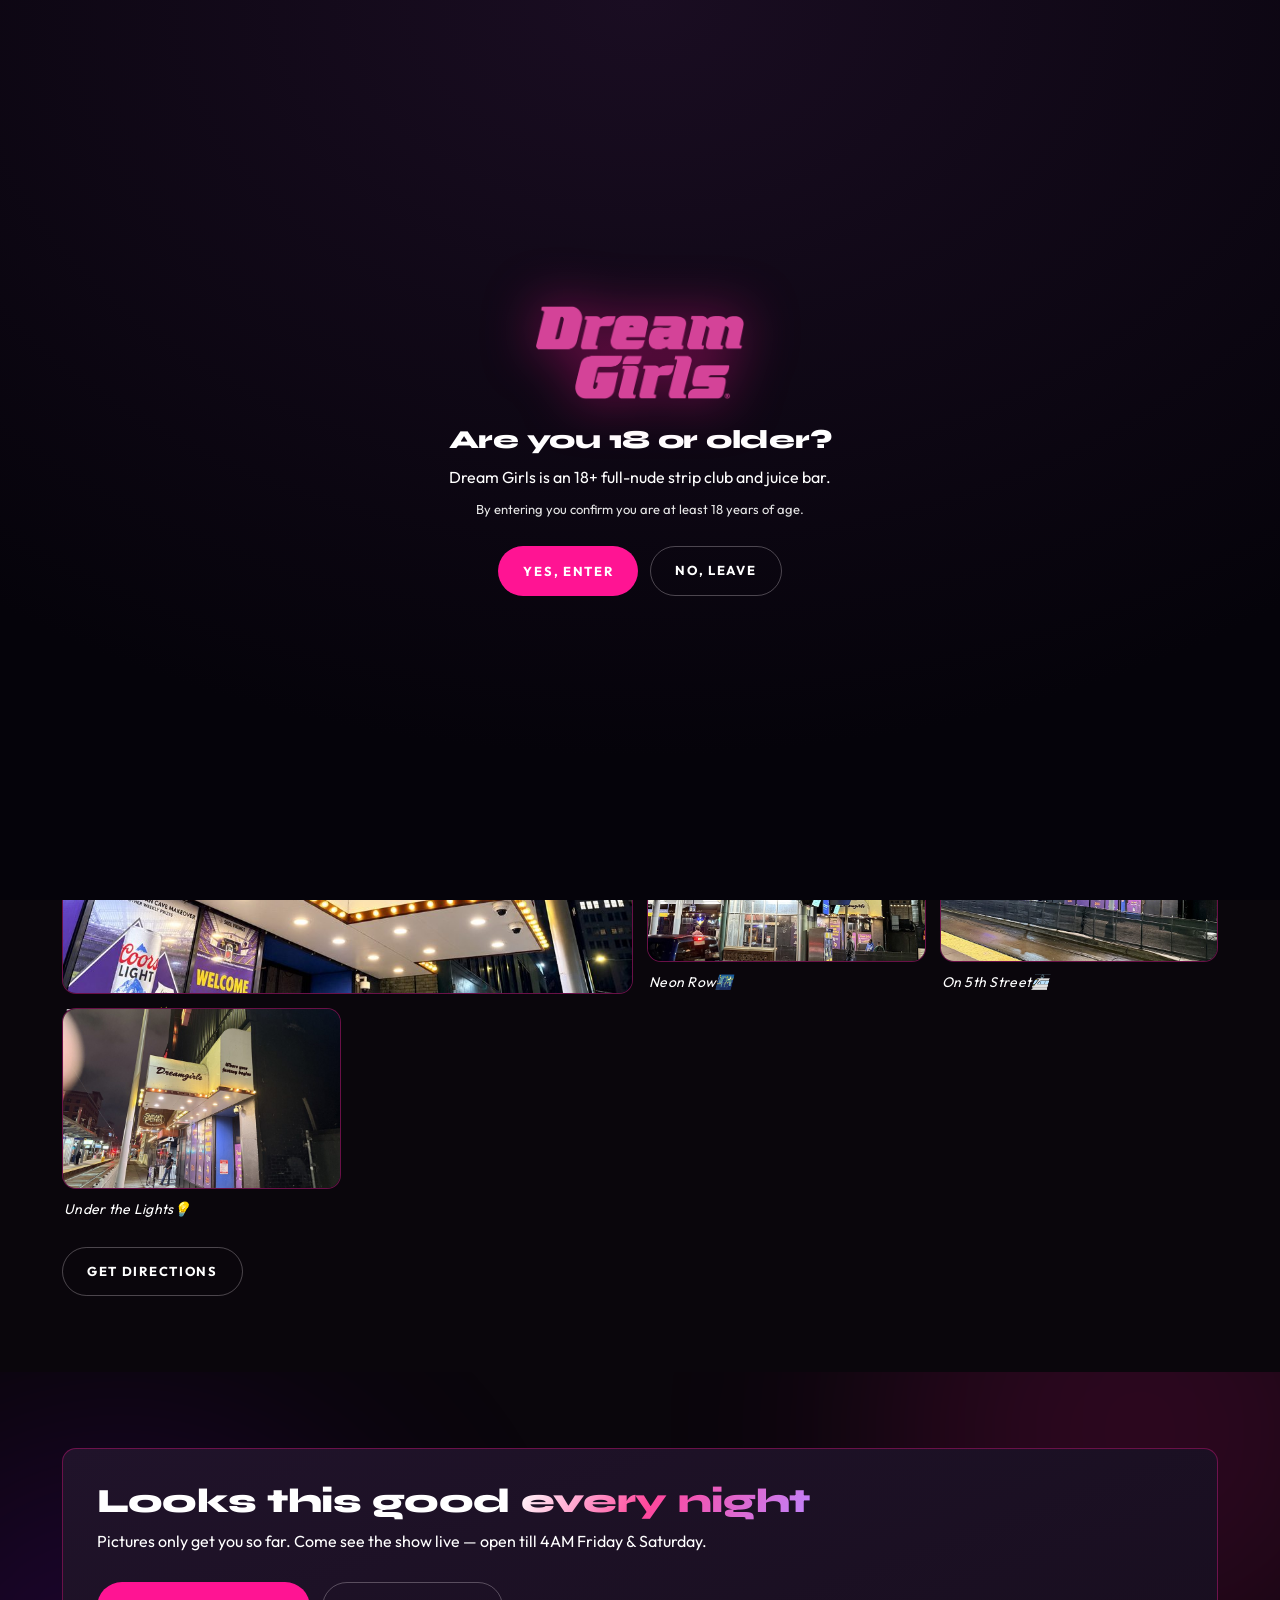
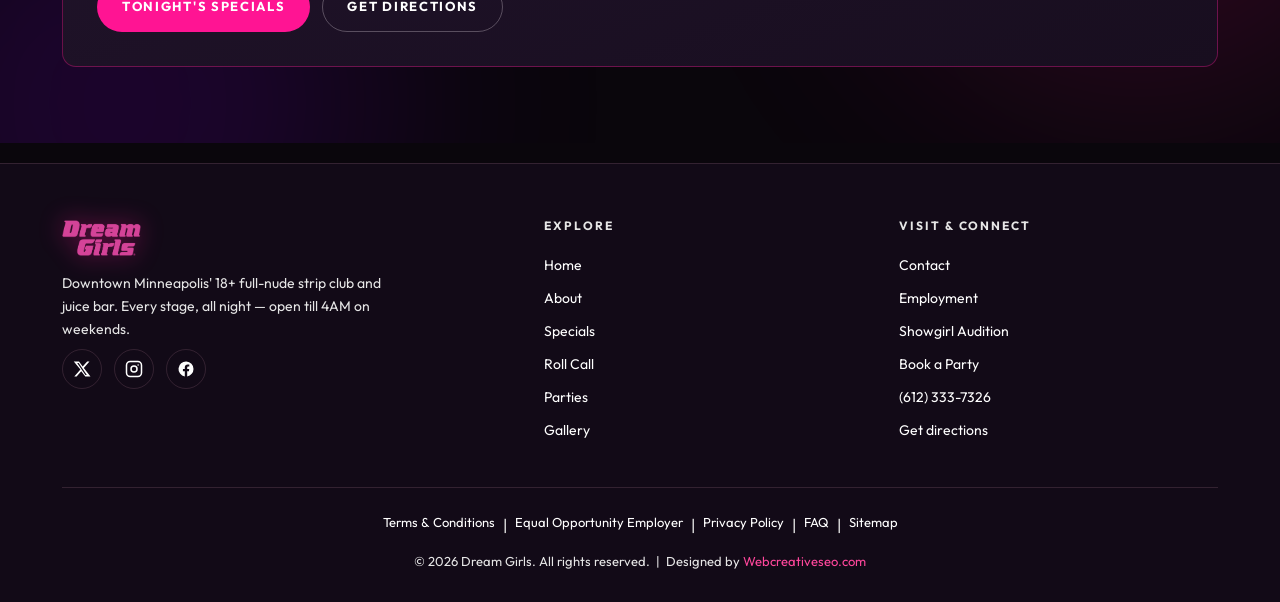
<file: gallery.html>
<!DOCTYPE html>
<html lang="en">
<head>
<meta charset="UTF-8"/>
<meta name="viewport" content="width=device-width, initial-scale=1.0"/>
<title>Strip Club Gallery - Dream Girls Minneapolis | Photos</title>
<meta name="description" content="See inside Dream Girls — the stage, the lights and the nightlife at downtown Minneapolis' full-nude strip club. Browse the gallery, then come see the show live."/>
<link rel="preconnect" href="https://fonts.googleapis.com"/>
<link rel="preconnect" href="https://fonts.gstatic.com" crossorigin/>
<link href="https://fonts.googleapis.com/css2?family=Syne:wght@600;700;800&family=Outfit:wght@300;400;500;600;700&display=swap" rel="stylesheet"/>
<link rel="canonical" href="https://dreamgirlsstripclub.com/gallery"/>
<meta property="og:title" content="Strip Club Gallery - Dream Girls Minneapolis | Photos"/>
<meta property="og:description" content="See inside Dream Girls — the stage, the lights and the nightlife at downtown Minneapolis' full-nude strip club. Browse the gallery, then come see the show live."/>
<meta property="og:type" content="website"/>
<meta property="og:url" content="https://dreamgirlsstripclub.com/gallery"/>
<meta property="og:image" content="https://dreamgirlsstripclub.com/assets/og-image.png"/>
<meta property="og:image:width" content="1200"/>
<meta property="og:image:height" content="630"/>
<meta property="og:image:alt" content="Dream Girls — 18+ full-nude strip club in downtown Minneapolis"/>
<meta property="og:locale" content="en_US"/>
<meta property="og:site_name" content="Dream Girls"/>
<meta name="twitter:card" content="summary_large_image"/>
<meta name="twitter:site" content="@dreamgirlsmpls"/>
<meta name="twitter:title" content="Strip Club Gallery - Dream Girls Minneapolis | Photos"/>
<meta name="twitter:description" content="See inside Dream Girls — the stage, the lights and the nightlife at downtown Minneapolis' full-nude strip club. Browse the gallery, then come see the show live."/>
<meta name="twitter:image" content="https://dreamgirlsstripclub.com/assets/og-image.png"/>
<meta name="robots" content="index, follow"/>
<link rel="stylesheet" href="css/styles.css"/>
<link rel="preload" as="image" href="assets/photos/gallery-hero.jpg"/>
<script type="application/ld+json">{"@context":"https://schema.org","@graph":[{"@type":"WebSite","@id":"https://dreamgirlsstripclub.com/#website","name":"Dream Girls","url":"https://dreamgirlsstripclub.com/","publisher":{"@id":"https://dreamgirlsstripclub.com/#business"},"inLanguage":"en-US"},{"@type":["NightClub","AdultEntertainment"],"@id":"https://dreamgirlsstripclub.com/#business","name":"Dream Girls","url":"https://dreamgirlsstripclub.com/","logo":{"@id":"https://dreamgirlsstripclub.com/#logo"},"image":{"@id":"https://dreamgirlsstripclub.com/#primaryimage"},"telephone":"+1-612-333-7326","address":{"@type":"PostalAddress","streetAddress":"12 N 5th St","addressLocality":"Minneapolis","addressRegion":"MN","postalCode":"55403","addressCountry":"US"},"geo":{"@type":"GeoCoordinates","latitude":44.9799246,"longitude":-93.2727167},"hasMap":"https://maps.app.goo.gl/zmz4iUMTAG7ftsHu6","openingHoursSpecification":[{"@type":"OpeningHoursSpecification","dayOfWeek":["Wednesday","Thursday"],"opens":"20:00","closes":"03:00"},{"@type":"OpeningHoursSpecification","dayOfWeek":["Friday","Saturday"],"opens":"20:00","closes":"04:00"}],"sameAs":["https://x.com/dreamgirlsmpls","https://www.instagram.com/dreamgirlsofficial/","https://www.facebook.com/dreamgirlsminneapolis","https://www.google.com/maps/place/Dream+Girls+Strip+Club/@44.9799246,-93.2727167,17z/data=!3m1!4b1!4m6!3m5!1s0x52b3329069e89623:0xc9499bbe37a1f31c!8m2!3d44.9799246!4d-93.2727167!16s%2Fg%2F1wl4q7hw"],"areaServed":[{"@id":"https://dreamgirlsstripclub.com/#service-area"},{"@type":"State","name":"Minnesota","sameAs":"https://en.wikipedia.org/wiki/Minnesota"},{"@type":"City","name":"Minneapolis","sameAs":"https://en.wikipedia.org/wiki/Minneapolis"},{"@type":"AdministrativeArea","name":"Minneapolis–Saint Paul (Twin Cities) metropolitan area","sameAs":"https://en.wikipedia.org/wiki/Minneapolis%E2%80%93Saint_Paul"}],"knowsAbout":[{"@type":"Thing","name":"Strip club","sameAs":"https://en.wikipedia.org/wiki/Strip_club"},{"@type":"Thing","name":"Lap dance","sameAs":"https://en.wikipedia.org/wiki/Lap_dance"},{"@type":"Thing","name":"Stripper","sameAs":"https://en.wikipedia.org/wiki/Stripper"},{"@type":"Thing","name":"Nightlife","sameAs":"https://en.wikipedia.org/wiki/Nightlife"}],"keywords":"strip club, gentlemen's club, adult entertainment, exotic dancers, nude dancers, private dances, VIP room, cabaret, Minneapolis nightlife","publicAccess":true,"isAccessibleForFree":false,"tourBookingPage":"https://dreamgirlsstripclub.com/parties","amenityFeature":[{"@type":"LocationFeatureSpecification","name":"18+ admission with valid photo ID","value":true},{"@type":"LocationFeatureSpecification","name":"Juice bar — no alcohol served","value":true},{"@type":"LocationFeatureSpecification","name":"Full-nude stage entertainment","value":true},{"@type":"LocationFeatureSpecification","name":"Private dance rooms","value":true},{"@type":"LocationFeatureSpecification","name":"VIP room","value":true},{"@type":"LocationFeatureSpecification","name":"Free popcorn nightly","value":true},{"@type":"LocationFeatureSpecification","name":"Open till 4AM on weekends","value":true}],"hasOfferCatalog":{"@type":"OfferCatalog","name":"Dream Girls services","itemListElement":[{"@type":"Offer","itemOffered":{"@id":"https://dreamgirlsstripclub.com/#svc-parties"}},{"@type":"Offer","itemOffered":{"@id":"https://dreamgirlsstripclub.com/#svc-private-dances"}},{"@type":"Offer","itemOffered":{"@id":"https://dreamgirlsstripclub.com/#svc-vip-room"}}]},"potentialAction":[{"@type":"ReserveAction","name":"Book a party","target":{"@type":"EntryPoint","urlTemplate":"https://dreamgirlsstripclub.com/contact#party","actionPlatform":["http://schema.org/DesktopWebPlatform","http://schema.org/MobileWebPlatform"]}},{"@type":"ApplyAction","name":"Apply for employment","target":{"@type":"EntryPoint","urlTemplate":"https://dreamgirlsstripclub.com/employment","actionPlatform":["http://schema.org/DesktopWebPlatform","http://schema.org/MobileWebPlatform"]}},{"@type":"ApplyAction","name":"Request a showgirl audition","target":{"@type":"EntryPoint","urlTemplate":"https://dreamgirlsstripclub.com/auditions","actionPlatform":["http://schema.org/DesktopWebPlatform","http://schema.org/MobileWebPlatform"]}},{"@type":"AskAction","name":"Contact Dream Girls","target":{"@type":"EntryPoint","urlTemplate":"https://dreamgirlsstripclub.com/contact","actionPlatform":["http://schema.org/DesktopWebPlatform","http://schema.org/MobileWebPlatform"]}},{"@type":"CommunicateAction","name":"Call Dream Girls","target":{"@type":"EntryPoint","urlTemplate":"tel:+16123337326","actionPlatform":["http://schema.org/DesktopWebPlatform","http://schema.org/MobileWebPlatform"]}}]},{"@type":"ImageObject","@id":"https://dreamgirlsstripclub.com/#logo","url":"https://dreamgirlsstripclub.com/assets/dream-girls-logo.png","contentUrl":"https://dreamgirlsstripclub.com/assets/dream-girls-logo.png","width":450,"height":205,"caption":"Dream Girls logo"},{"@type":"ImageObject","@id":"https://dreamgirlsstripclub.com/#primaryimage","url":"https://dreamgirlsstripclub.com/assets/og-image.png","contentUrl":"https://dreamgirlsstripclub.com/assets/og-image.png","width":1200,"height":630,"caption":"Dream Girls — 18+ full-nude strip club in downtown Minneapolis"},{"@type":"GeoCircle","@id":"https://dreamgirlsstripclub.com/#service-area","description":"30-mile service radius anchored on Minneapolis, Minnesota","geoMidpoint":{"@type":"GeoCoordinates","latitude":44.9799246,"longitude":-93.2727167},"geoRadius":"48280"},{"@type":"BreadcrumbList","@id":"https://dreamgirlsstripclub.com/gallery#breadcrumb","itemListElement":[{"@type":"ListItem","position":1,"name":"Home","item":"https://dreamgirlsstripclub.com/"},{"@type":"ListItem","position":2,"name":"Gallery","item":"https://dreamgirlsstripclub.com/gallery"}]},{"@type":["CollectionPage","ImageGallery"],"@id":"https://dreamgirlsstripclub.com/gallery#webpage","url":"https://dreamgirlsstripclub.com/gallery","name":"Strip Club Gallery - Dream Girls Minneapolis | Photos","description":"See inside Dream Girls — the stage, the lights and the nightlife at downtown Minneapolis' full-nude strip club. Browse the gallery, then come see the show live.","isPartOf":{"@id":"https://dreamgirlsstripclub.com/#website"},"about":{"@id":"https://dreamgirlsstripclub.com/#business"},"breadcrumb":{"@id":"https://dreamgirlsstripclub.com/gallery#breadcrumb"},"primaryImageOfPage":{"@id":"https://dreamgirlsstripclub.com/#primaryimage"},"inLanguage":"en-US","associatedMedia":[{"@type":"ImageObject","url":"https://dreamgirlsstripclub.com/assets/photos/outside-03.jpg","contentUrl":"https://dreamgirlsstripclub.com/assets/photos/outside-03.jpg","width":850,"height":550,"caption":"Dreamgirls marquee at 12 N 5th St — Where your fantasy begins"},{"@type":"ImageObject","url":"https://dreamgirlsstripclub.com/assets/photos/outside-02.jpg","contentUrl":"https://dreamgirlsstripclub.com/assets/photos/outside-02.jpg","width":850,"height":550,"caption":"Dreamgirls and Sneaky Pete's neon rooftop signs at night in downtown Minneapolis"},{"@type":"ImageObject","url":"https://dreamgirlsstripclub.com/assets/photos/outside-01.jpg","contentUrl":"https://dreamgirlsstripclub.com/assets/photos/outside-01.jpg","width":850,"height":550,"caption":"Dreamgirls entrance on N 5th Street next to the light rail platform"},{"@type":"ImageObject","url":"https://dreamgirlsstripclub.com/assets/photos/outside-04.jpg","contentUrl":"https://dreamgirlsstripclub.com/assets/photos/outside-04.jpg","width":850,"height":550,"caption":"Dreamgirls canopy over the sidewalk on 5th Street at night"},{"@type":"ImageObject","url":"https://dreamgirlsstripclub.com/assets/photos/stage-04.jpg","contentUrl":"https://dreamgirlsstripclub.com/assets/photos/stage-04.jpg","width":850,"height":550,"caption":"Main stage under blue lights with stage-side seating at Dream Girls"},{"@type":"ImageObject","url":"https://dreamgirlsstripclub.com/assets/photos/club-01.jpg","contentUrl":"https://dreamgirlsstripclub.com/assets/photos/club-01.jpg","width":850,"height":550,"caption":"Main showroom with stage, poles and table seating"},{"@type":"ImageObject","url":"https://dreamgirlsstripclub.com/assets/photos/club-02.jpg","contentUrl":"https://dreamgirlsstripclub.com/assets/photos/club-02.jpg","width":850,"height":550,"caption":"Stage-side view across the main floor toward the bar"},{"@type":"ImageObject","url":"https://dreamgirlsstripclub.com/assets/photos/stage-01.jpg","contentUrl":"https://dreamgirlsstripclub.com/assets/photos/stage-01.jpg","width":850,"height":550,"caption":"Main stage with sparkling floor and overhead stage lights"},{"@type":"ImageObject","url":"https://dreamgirlsstripclub.com/assets/photos/club-03.jpg","contentUrl":"https://dreamgirlsstripclub.com/assets/photos/club-03.jpg","width":850,"height":550,"caption":"Full club floor with tiered seating and the main stage"},{"@type":"ImageObject","url":"https://dreamgirlsstripclub.com/assets/photos/stage-03.jpg","contentUrl":"https://dreamgirlsstripclub.com/assets/photos/stage-03.jpg","width":850,"height":550,"caption":"Wide view of the main stage, spiral staircase and stage rail"},{"@type":"ImageObject","url":"https://dreamgirlsstripclub.com/assets/photos/club-05.jpg","contentUrl":"https://dreamgirlsstripclub.com/assets/photos/club-05.jpg","width":850,"height":550,"caption":"Stage and cocktail seating under the show lights"},{"@type":"ImageObject","url":"https://dreamgirlsstripclub.com/assets/photos/stage-02.jpg","contentUrl":"https://dreamgirlsstripclub.com/assets/photos/stage-02.jpg","width":850,"height":550,"caption":"Stage rail seating wrapping the main stage"},{"@type":"ImageObject","url":"https://dreamgirlsstripclub.com/assets/photos/dj-booth.jpg","contentUrl":"https://dreamgirlsstripclub.com/assets/photos/dj-booth.jpg","width":850,"height":550,"caption":"The DJ booth that runs the room all night"},{"@type":"ImageObject","url":"https://dreamgirlsstripclub.com/assets/photos/club-04.jpg","contentUrl":"https://dreamgirlsstripclub.com/assets/photos/club-04.jpg","width":850,"height":550,"caption":"Lounge seating on the club floor"},{"@type":"ImageObject","url":"https://dreamgirlsstripclub.com/assets/photos/booth-04.jpg","contentUrl":"https://dreamgirlsstripclub.com/assets/photos/booth-04.jpg","width":850,"height":550,"caption":"Row of private dance booth seating with cocktail tables"},{"@type":"ImageObject","url":"https://dreamgirlsstripclub.com/assets/photos/booth-01.jpg","contentUrl":"https://dreamgirlsstripclub.com/assets/photos/booth-01.jpg","width":850,"height":550,"caption":"Private dance booth chair and ottoman"},{"@type":"ImageObject","url":"https://dreamgirlsstripclub.com/assets/photos/booth-02.jpg","contentUrl":"https://dreamgirlsstripclub.com/assets/photos/booth-02.jpg","width":850,"height":550,"caption":"Semi-private booth seating area"},{"@type":"ImageObject","url":"https://dreamgirlsstripclub.com/assets/photos/booth-03.jpg","contentUrl":"https://dreamgirlsstripclub.com/assets/photos/booth-03.jpg","width":850,"height":550,"caption":"Private dance booth with mirrored wall"}]},{"@type":"Service","@id":"https://dreamgirlsstripclub.com/#svc-parties","name":"Bachelor, bachelorette & group parties","url":"https://dreamgirlsstripclub.com/parties","provider":{"@id":"https://dreamgirlsstripclub.com/#business"}},{"@type":"Service","@id":"https://dreamgirlsstripclub.com/#svc-private-dances","name":"Private dances","url":"https://dreamgirlsstripclub.com/specials","provider":{"@id":"https://dreamgirlsstripclub.com/#business"}},{"@type":"Service","@id":"https://dreamgirlsstripclub.com/#svc-vip-room","name":"VIP room","url":"https://dreamgirlsstripclub.com/parties","provider":{"@id":"https://dreamgirlsstripclub.com/#business"}}]}</script>
</head>
<body>

<div id="agegate">
  <div class="box">
    <img src="assets/dream-girls-logo.png" alt="Dream Girls"/>
    <h2>Are you 18 or older?</h2>
    <p>Dream Girls is an 18+ full-nude strip club and juice bar.</p>
    <p class="sub">By entering you confirm you are at least 18 years of age.</p>
    <div class="row">
      <button class="btn btn-primary" onclick="enterSite()">Yes, enter</button>
      <a class="btn btn-ghost" href="https://www.google.com">No, leave</a>
    </div>
  </div>
</div>

<header class="nav">
  <div class="wrap nav-inner">
    <a class="brand" href="/"><img src="assets/dream-girls-logo.png" alt="Dream Girls"/></a>
    <nav class="nav-links" id="navLinks">
      <a href="/">Home</a>
      <a href="about">About</a>
      <a href="specials">Specials</a>
      <a href="roll-call">Roll Call</a>
      <a href="parties">Parties</a>
      <a href="gallery" class="active">Gallery</a>
      <div class="has-sub">
        <a href="contact">Contact</a>
        <div class="submenu">
          <a href="employment">Employment</a>
          <a href="auditions">Showgirl Audition</a>
        </div>
      </div>
    </nav>
    <div class="nav-cta">
      <a class="btn btn-primary" href="contact#party">Book a Party</a>
      <button class="burger" id="burger" aria-label="Menu">
        <svg viewBox="0 0 24 24" fill="none" stroke="currentColor" stroke-width="2"><line x1="3" y1="6" x2="21" y2="6"/><line x1="3" y1="12" x2="21" y2="12"/><line x1="3" y1="18" x2="21" y2="18"/></svg>
      </button>
    </div>
  </div>
</header>

<main>
<div class="page active">
<section class="hero-photo hero-compact hero-banner band-glow" style="padding-top:36px;--hero-img:url(/assets/photos/gallery-hero.jpg)">
    <div class="wrap">
      <div class="crumb"><a href="/">Home</a><span>›</span><b>Gallery</b></div>
      <div class="section-head rv">
        <span class="eyebrow">Gallery</span>
        <h1 class="xl">Inside Dream Girls: Minneapolis <span class="grad">strip club</span> gallery</h1>
        <p>Every corner of the club, straight from the shoot — the marquee on 5th Street, the showroom, and the booths where the night goes private.</p>
      </div>
      <div class="gtabs rv" role="tablist" aria-label="Gallery chapters">
        <button type="button" class="active" data-panel="g-outside" role="tab" aria-selected="true">The Marquee</button>
        <button type="button" data-panel="g-interior" role="tab" aria-selected="false">The Showroom</button>
        <button type="button" data-panel="g-booths" role="tab" aria-selected="false">The Booths</button>
      </div>
    </div>
  </section>

  <section class="gchapter active" id="g-outside" role="tabpanel">
    <div class="wrap">
      <div class="section-head rv">
        <span class="eyebrow">Chapter 01 · Outside</span>
        <h2 class="xl">The <span class="grad">marquee</span></h2>
        <p>The lights on 5th Street — right off the light rail, next door to Sneaky Pete's. You can't miss us.</p>
      </div>
      <div class="gallery-grid gchap-grid">
        <figure class="gfig wide2"><a class="ph has-img" href="assets/photos/outside-03.jpg"><img src="assets/photos/outside-03.jpg" alt="Dreamgirls marquee at 12 N 5th St — Where your fantasy begins" width="850" height="550" loading="lazy"/></a><figcaption>The Marquee✨</figcaption></figure>
        <figure class="gfig"><a class="ph has-img" href="assets/photos/outside-02.jpg"><img src="assets/photos/outside-02.jpg" alt="Dreamgirls and Sneaky Pete's neon rooftop signs at night in downtown Minneapolis" width="850" height="550" loading="lazy"/></a><figcaption>Neon Row🌃</figcaption></figure>
        <figure class="gfig"><a class="ph has-img" href="assets/photos/outside-01.jpg"><img src="assets/photos/outside-01.jpg" alt="Dreamgirls entrance on N 5th Street next to the light rail platform" width="850" height="550" loading="lazy"/></a><figcaption>On 5th Street🚈</figcaption></figure>
        <figure class="gfig"><a class="ph has-img" href="assets/photos/outside-04.jpg"><img src="assets/photos/outside-04.jpg" alt="Dreamgirls canopy over the sidewalk on 5th Street at night" width="850" height="550" loading="lazy"/></a><figcaption>Under the Lights💡</figcaption></figure>
      </div>
      <div class="gcta rv"><a class="btn btn-ghost" href="contact">Get Directions</a></div>
    </div>
  </section>

  <section class="gchapter" id="g-interior" role="tabpanel">
    <div class="wrap">
      <div class="section-head rv">
        <span class="eyebrow">Chapter 02 · Inside the Club</span>
        <h2 class="xl">The <span class="grad">showroom</span></h2>
        <p>The stage, the poles, the DJ booth — the room that never stops, Wednesday through Saturday.</p>
      </div>
      <div class="gallery-grid gchap-grid">
        <figure class="gfig wide2"><a class="ph has-img" href="assets/photos/stage-04.jpg"><img src="assets/photos/stage-04.jpg" alt="Main stage under blue lights with stage-side seating at Dream Girls" width="850" height="550" loading="lazy"/></a><figcaption>Blue Hour💙</figcaption></figure>
        <figure class="gfig"><a class="ph has-img" href="assets/photos/club-01.jpg"><img src="assets/photos/club-01.jpg" alt="Main showroom with stage, poles and table seating" width="850" height="550" loading="lazy"/></a><figcaption>The Showroom🎤</figcaption></figure>
        <figure class="gfig"><a class="ph has-img" href="assets/photos/club-02.jpg"><img src="assets/photos/club-02.jpg" alt="Stage-side view across the main floor toward the bar" width="850" height="550" loading="lazy"/></a><figcaption>Toward the Bar🍹</figcaption></figure>
        <figure class="gfig"><a class="ph has-img" href="assets/photos/stage-01.jpg"><img src="assets/photos/stage-01.jpg" alt="Main stage with sparkling floor and overhead stage lights" width="850" height="550" loading="lazy"/></a><figcaption>Center Stage⭐</figcaption></figure>
        <figure class="gfig"><a class="ph has-img" href="assets/photos/club-03.jpg"><img src="assets/photos/club-03.jpg" alt="Full club floor with tiered seating and the main stage" width="850" height="550" loading="lazy"/></a><figcaption>The Full Floor🔥</figcaption></figure>
        <figure class="gfig"><a class="ph has-img" href="assets/photos/stage-03.jpg"><img src="assets/photos/stage-03.jpg" alt="Wide view of the main stage, spiral staircase and stage rail" width="850" height="550" loading="lazy"/></a><figcaption>The Long View🌀</figcaption></figure>
        <figure class="gfig"><a class="ph has-img" href="assets/photos/club-05.jpg"><img src="assets/photos/club-05.jpg" alt="Stage and cocktail seating under the show lights" width="850" height="550" loading="lazy"/></a><figcaption>Front Row🪑</figcaption></figure>
        <figure class="gfig"><a class="ph has-img" href="assets/photos/stage-02.jpg"><img src="assets/photos/stage-02.jpg" alt="Stage rail seating wrapping the main stage" width="850" height="550" loading="lazy"/></a><figcaption>Stage Rail✨</figcaption></figure>
        <figure class="gfig"><a class="ph has-img" href="assets/photos/dj-booth.jpg"><img src="assets/photos/dj-booth.jpg" alt="The DJ booth that runs the room all night" width="850" height="550" loading="lazy"/></a><figcaption>The DJ Booth🎧</figcaption></figure>
        <figure class="gfig"><a class="ph has-img" href="assets/photos/club-04.jpg"><img src="assets/photos/club-04.jpg" alt="Lounge seating on the club floor" width="850" height="550" loading="lazy"/></a><figcaption>The Lounge🖤</figcaption></figure>
      </div>
      <div class="gcta rv"><a class="btn btn-ghost" href="specials">Cover &amp; Specials</a></div>
    </div>
  </section>

  <section class="gchapter" id="g-booths" role="tabpanel">
    <div class="wrap">
      <div class="section-head rv">
        <span class="eyebrow">Chapter 03 · Dance Booths</span>
        <h2 class="xl">The <span class="grad">booths</span></h2>
        <p>Where the night goes private — dances from $20 on the floor, booths and the VIP room beyond.</p>
      </div>
      <div class="gallery-grid gchap-grid">
        <figure class="gfig wide2"><a class="ph has-img" href="assets/photos/booth-04.jpg"><img src="assets/photos/booth-04.jpg" alt="Row of private dance booth seating with cocktail tables" width="850" height="550" loading="lazy"/></a><figcaption>Booth Row🥂</figcaption></figure>
        <figure class="gfig"><a class="ph has-img" href="assets/photos/booth-01.jpg"><img src="assets/photos/booth-01.jpg" alt="Private dance booth chair and ottoman" width="850" height="550" loading="lazy"/></a><figcaption>Your Seat🖤</figcaption></figure>
        <figure class="gfig"><a class="ph has-img" href="assets/photos/booth-02.jpg"><img src="assets/photos/booth-02.jpg" alt="Semi-private booth seating area" width="850" height="550" loading="lazy"/></a><figcaption>Semi-Private🚪</figcaption></figure>
        <figure class="gfig"><a class="ph has-img" href="assets/photos/booth-03.jpg"><img src="assets/photos/booth-03.jpg" alt="Private dance booth with mirrored wall" width="850" height="550" loading="lazy"/></a><figcaption>Mirror Mirror🪞</figcaption></figure>
      </div>
      <div class="gcta rv"><a class="btn btn-primary" href="contact#party">Book VIP</a></div>
    </div>
  </section>

  <section class="band-glow">
    <div class="wrap">
      <div class="gclose rv">
        <div><h2>Looks this good <span class="grad">every night</span></h2><p class="muted">Pictures only get you so far. Come see the show live — open till 4AM Friday &amp; Saturday.</p></div>
        <div class="gclose-btns"><a class="btn btn-primary" href="specials">Tonight's Specials</a><a class="btn btn-ghost" href="contact">Get Directions</a></div>
      </div>
    </div>
  </section>
</div>
</main>

<footer>
  <div class="wrap">
    <div class="foot-top">
      <div>
        <img src="assets/dream-girls-logo.png" alt="Dream Girls"/>
        <p>Downtown Minneapolis' 18+ full-nude strip club and juice bar. Every stage, all night — open till 4AM on weekends.</p>
        <div class="socials">
          <a href="https://x.com/dreamgirlsmpls" target="_blank" rel="noopener" aria-label="X"><svg viewBox="0 0 24 24" fill="currentColor"><path d="M18.9 2H22l-7.6 8.7L23.3 22h-6.9l-5.4-7-6.2 7H1.7l8.2-9.3L1 2h7l4.9 6.5L18.9 2zm-2.4 18h1.9L7.6 4H5.6l10.9 16z"/></svg></a>
          <a href="https://www.instagram.com/dreamgirlsofficial/" target="_blank" rel="noopener" aria-label="Instagram"><svg viewBox="0 0 24 24" fill="none" stroke="currentColor" stroke-width="2"><rect x="2" y="2" width="20" height="20" rx="5"/><circle cx="12" cy="12" r="4"/><circle cx="17.5" cy="6.5" r="1" fill="currentColor" stroke="none"/></svg></a>
          <a href="https://www.facebook.com/dreamgirlsminneapolis" target="_blank" rel="noopener" aria-label="Facebook"><svg viewBox="0 0 24 24" fill="currentColor"><path d="M22 12a10 10 0 10-11.6 9.9v-7H7.9V12h2.5V9.8c0-2.5 1.5-3.9 3.8-3.9 1.1 0 2.2.2 2.2.2v2.5h-1.2c-1.2 0-1.6.8-1.6 1.6V12h2.7l-.4 2.9h-2.3v7A10 10 0 0022 12z"/></svg></a>
        </div>
      </div>
      <div class="foot-col">
        <h4>Explore</h4>
        <a href="/">Home</a>
        <a href="about">About</a>
        <a href="specials">Specials</a>
        <a href="roll-call">Roll Call</a>
        <a href="parties">Parties</a>
        <a href="gallery">Gallery</a>
      </div>
      <div class="foot-col">
        <h4>Visit &amp; connect</h4>
        <a href="contact">Contact</a>
        <a href="employment">Employment</a>
        <a href="auditions">Showgirl Audition</a>
        <a href="contact#party">Book a Party</a>
        <a href="tel:+16123337326">(612) 333-7326</a>
        <a href="https://maps.app.goo.gl/zmz4iUMTAG7ftsHu6" target="_blank" rel="noopener">Get directions</a>
      </div>
    </div>
    <div class="legal">
      <div class="links">
        <a href="terms">Terms &amp; Conditions</a><span>|</span>
        <a href="employment">Equal Opportunity Employer</a><span>|</span>
        <a href="privacy">Privacy Policy</a><span>|</span>
        <a href="faq">FAQ</a><span>|</span>
        <a href="sitemap.xml">Sitemap</a>
      </div>
      <div class="copy">© 2026 Dream Girls. All rights reserved. &nbsp;|&nbsp; Designed by <a href="https://webcreativeseo.com" target="_blank" rel="noopener">Webcreativeseo.com</a></div>
    </div>
  </div>
</footer>

<script>
  function enterSite(){ try{localStorage.setItem("dg_age_ok","1");}catch(e){} document.getElementById("agegate").classList.add("hidden"); }
  try{ if(localStorage.getItem("dg_age_ok")==="1"){ document.getElementById("agegate").classList.add("hidden"); } }catch(e){}
  document.getElementById("burger").addEventListener("click", function(){ document.getElementById("navLinks").classList.toggle("open"); });
</script>
<script src="js/site.js"></script>
</body>
</html>
</file>
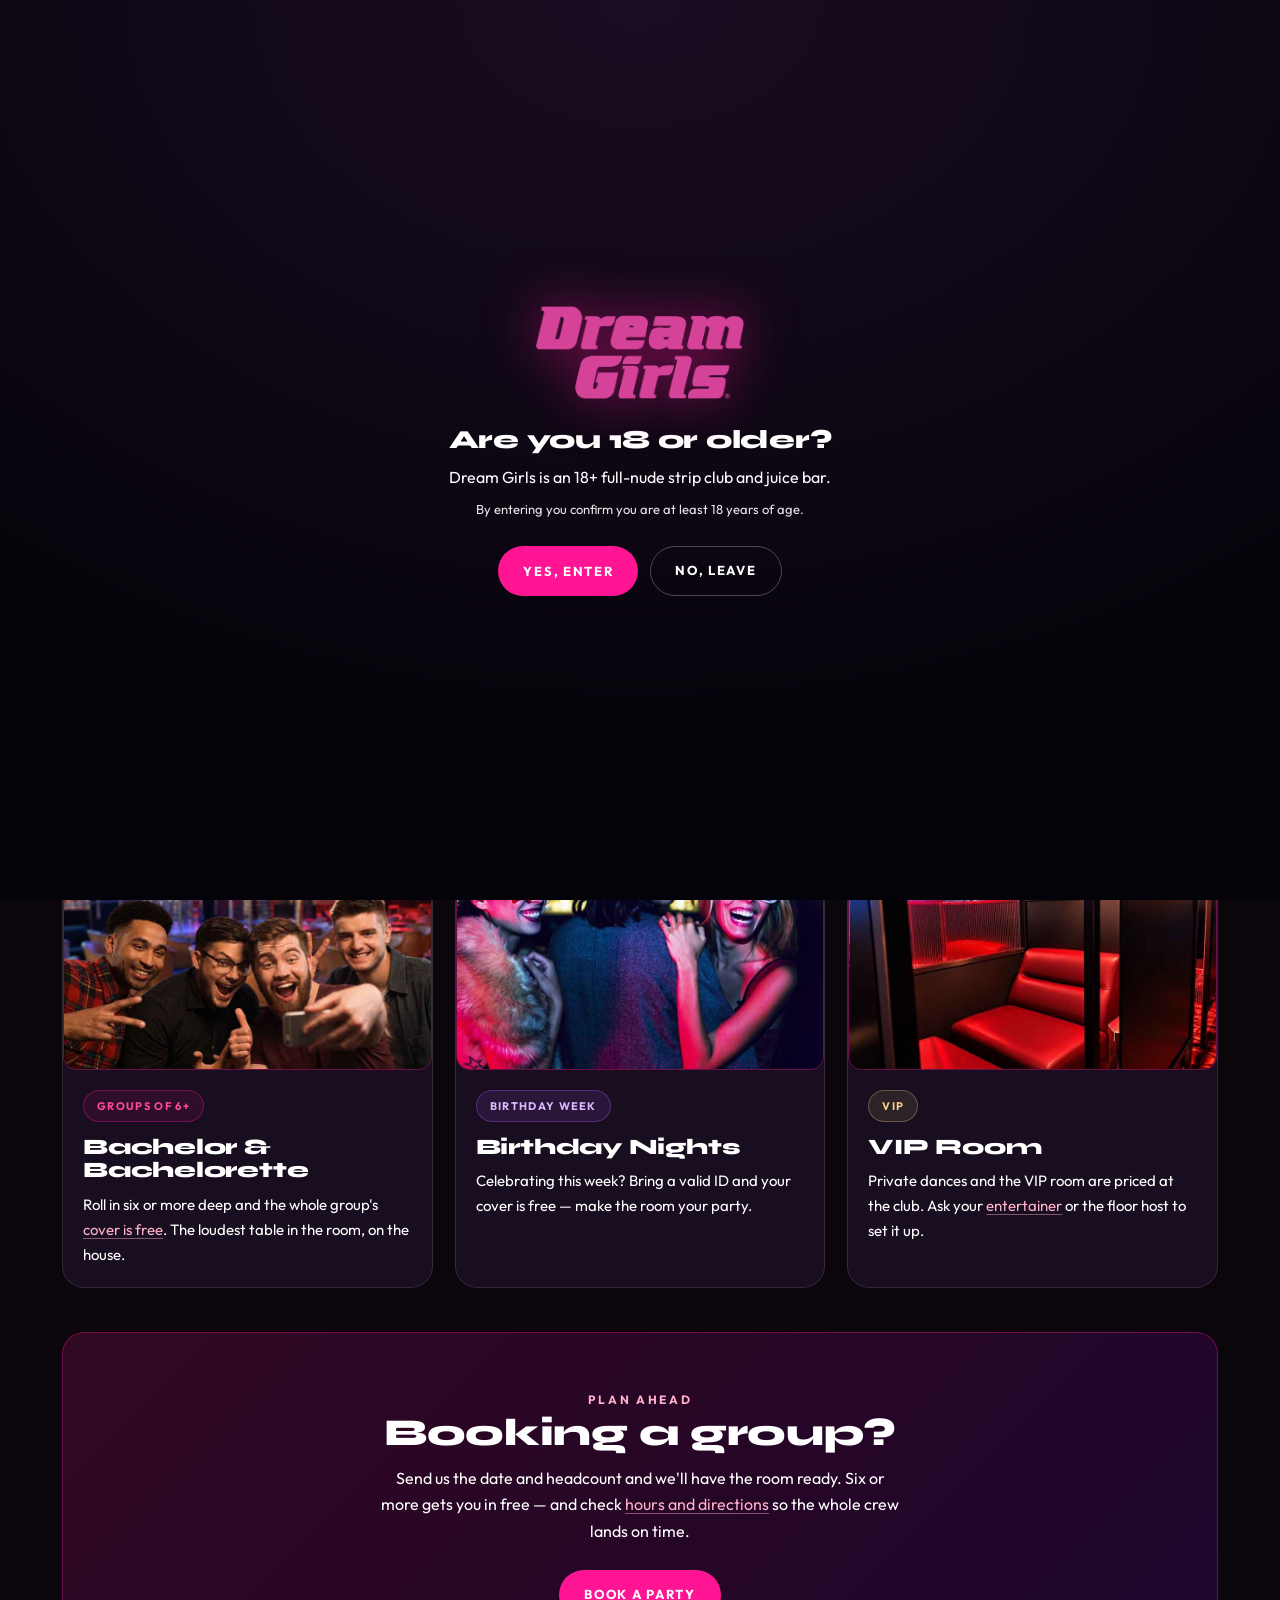
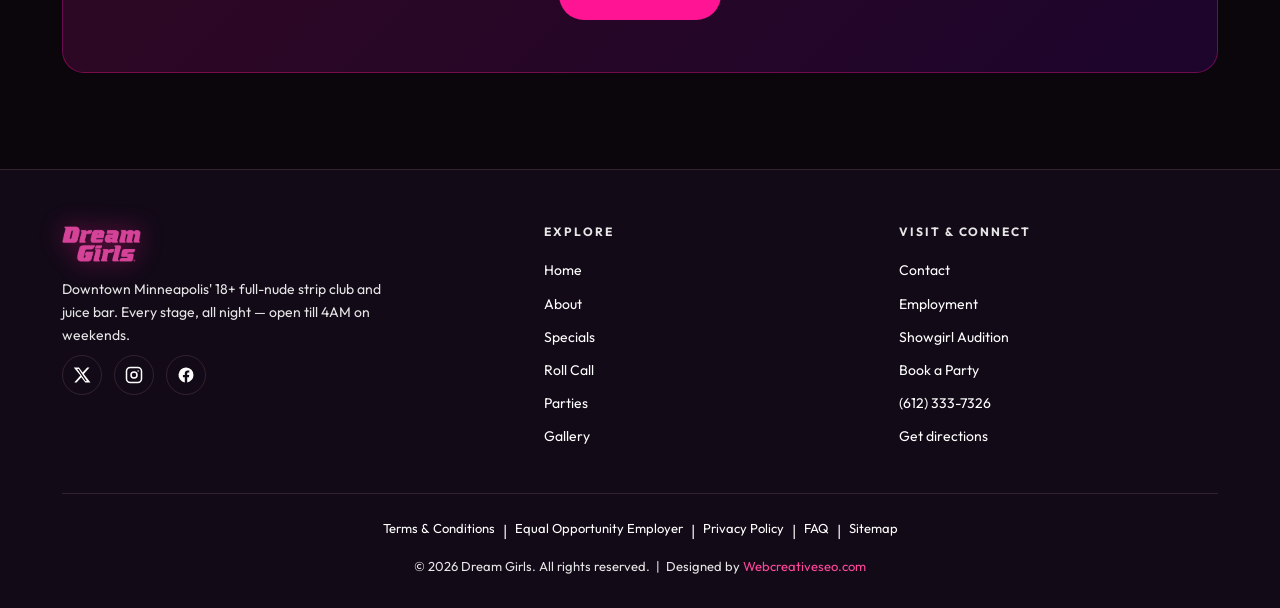
<file: parties.html>
<!DOCTYPE html>
<html lang="en">
<head>
<meta charset="UTF-8"/>
<meta name="viewport" content="width=device-width, initial-scale=1.0"/>
<title>Strip Club Parties - Dream Girls Minneapolis | Groups 6+</title>
<meta name="description" content="Bachelor parties, bachelorette parties and birthdays at Dream Girls, a full-nude strip club in Minneapolis. Groups of 6+ get in free. VIP room. Book now."/>
<link rel="preconnect" href="https://fonts.googleapis.com"/>
<link rel="preconnect" href="https://fonts.gstatic.com" crossorigin/>
<link href="https://fonts.googleapis.com/css2?family=Syne:wght@600;700;800&family=Outfit:wght@300;400;500;600;700&display=swap" rel="stylesheet"/>
<link rel="canonical" href="https://dreamgirlsstripclub.com/parties"/>
<meta property="og:title" content="Strip Club Parties - Dream Girls Minneapolis | Groups 6+"/>
<meta property="og:description" content="Bachelor parties, bachelorette parties and birthdays at Dream Girls, a full-nude strip club in Minneapolis. Groups of 6+ get in free. VIP room. Book now."/>
<meta property="og:type" content="website"/>
<meta property="og:url" content="https://dreamgirlsstripclub.com/parties"/>
<meta property="og:image" content="https://dreamgirlsstripclub.com/assets/og-image.png"/>
<meta property="og:image:width" content="1200"/>
<meta property="og:image:height" content="630"/>
<meta property="og:image:alt" content="Dream Girls — 18+ full-nude strip club in downtown Minneapolis"/>
<meta property="og:locale" content="en_US"/>
<meta property="og:site_name" content="Dream Girls"/>
<meta name="twitter:card" content="summary_large_image"/>
<meta name="twitter:site" content="@dreamgirlsmpls"/>
<meta name="twitter:title" content="Strip Club Parties - Dream Girls Minneapolis | Groups 6+"/>
<meta name="twitter:description" content="Bachelor parties, bachelorette parties and birthdays at Dream Girls, a full-nude strip club in Minneapolis. Groups of 6+ get in free. VIP room. Book now."/>
<meta name="twitter:image" content="https://dreamgirlsstripclub.com/assets/og-image.png"/>
<meta name="robots" content="index, follow"/>
<link rel="stylesheet" href="css/styles.css"/>
<link rel="preload" as="image" href="assets/photos/parties-hero.jpg"/>
<script type="application/ld+json">{"@context":"https://schema.org","@graph":[{"@type":"WebSite","@id":"https://dreamgirlsstripclub.com/#website","name":"Dream Girls","url":"https://dreamgirlsstripclub.com/","publisher":{"@id":"https://dreamgirlsstripclub.com/#business"},"inLanguage":"en-US"},{"@type":["NightClub","AdultEntertainment"],"@id":"https://dreamgirlsstripclub.com/#business","name":"Dream Girls","url":"https://dreamgirlsstripclub.com/","logo":{"@id":"https://dreamgirlsstripclub.com/#logo"},"image":{"@id":"https://dreamgirlsstripclub.com/#primaryimage"},"telephone":"+1-612-333-7326","address":{"@type":"PostalAddress","streetAddress":"12 N 5th St","addressLocality":"Minneapolis","addressRegion":"MN","postalCode":"55403","addressCountry":"US"},"geo":{"@type":"GeoCoordinates","latitude":44.9799246,"longitude":-93.2727167},"hasMap":"https://maps.app.goo.gl/zmz4iUMTAG7ftsHu6","openingHoursSpecification":[{"@type":"OpeningHoursSpecification","dayOfWeek":["Wednesday","Thursday"],"opens":"20:00","closes":"03:00"},{"@type":"OpeningHoursSpecification","dayOfWeek":["Friday","Saturday"],"opens":"20:00","closes":"04:00"}],"sameAs":["https://x.com/dreamgirlsmpls","https://www.instagram.com/dreamgirlsofficial/","https://www.facebook.com/dreamgirlsminneapolis","https://www.google.com/maps/place/Dream+Girls+Strip+Club/@44.9799246,-93.2727167,17z/data=!3m1!4b1!4m6!3m5!1s0x52b3329069e89623:0xc9499bbe37a1f31c!8m2!3d44.9799246!4d-93.2727167!16s%2Fg%2F1wl4q7hw"],"areaServed":[{"@id":"https://dreamgirlsstripclub.com/#service-area"},{"@type":"State","name":"Minnesota","sameAs":"https://en.wikipedia.org/wiki/Minnesota"},{"@type":"City","name":"Minneapolis","sameAs":"https://en.wikipedia.org/wiki/Minneapolis"},{"@type":"AdministrativeArea","name":"Minneapolis–Saint Paul (Twin Cities) metropolitan area","sameAs":"https://en.wikipedia.org/wiki/Minneapolis%E2%80%93Saint_Paul"}],"knowsAbout":[{"@type":"Thing","name":"Strip club","sameAs":"https://en.wikipedia.org/wiki/Strip_club"},{"@type":"Thing","name":"Lap dance","sameAs":"https://en.wikipedia.org/wiki/Lap_dance"},{"@type":"Thing","name":"Stripper","sameAs":"https://en.wikipedia.org/wiki/Stripper"},{"@type":"Thing","name":"Nightlife","sameAs":"https://en.wikipedia.org/wiki/Nightlife"}],"keywords":"strip club, gentlemen's club, adult entertainment, exotic dancers, nude dancers, private dances, VIP room, cabaret, Minneapolis nightlife","publicAccess":true,"isAccessibleForFree":false,"tourBookingPage":"https://dreamgirlsstripclub.com/parties","amenityFeature":[{"@type":"LocationFeatureSpecification","name":"18+ admission with valid photo ID","value":true},{"@type":"LocationFeatureSpecification","name":"Juice bar — no alcohol served","value":true},{"@type":"LocationFeatureSpecification","name":"Full-nude stage entertainment","value":true},{"@type":"LocationFeatureSpecification","name":"Private dance rooms","value":true},{"@type":"LocationFeatureSpecification","name":"VIP room","value":true},{"@type":"LocationFeatureSpecification","name":"Free popcorn nightly","value":true},{"@type":"LocationFeatureSpecification","name":"Open till 4AM on weekends","value":true}],"hasOfferCatalog":{"@type":"OfferCatalog","name":"Dream Girls services","itemListElement":[{"@type":"Offer","itemOffered":{"@id":"https://dreamgirlsstripclub.com/#svc-parties"}},{"@type":"Offer","itemOffered":{"@id":"https://dreamgirlsstripclub.com/#svc-private-dances"}},{"@type":"Offer","itemOffered":{"@id":"https://dreamgirlsstripclub.com/#svc-vip-room"}}]},"potentialAction":[{"@type":"ReserveAction","name":"Book a party","target":{"@type":"EntryPoint","urlTemplate":"https://dreamgirlsstripclub.com/contact#party","actionPlatform":["http://schema.org/DesktopWebPlatform","http://schema.org/MobileWebPlatform"]}},{"@type":"ApplyAction","name":"Apply for employment","target":{"@type":"EntryPoint","urlTemplate":"https://dreamgirlsstripclub.com/employment","actionPlatform":["http://schema.org/DesktopWebPlatform","http://schema.org/MobileWebPlatform"]}},{"@type":"ApplyAction","name":"Request a showgirl audition","target":{"@type":"EntryPoint","urlTemplate":"https://dreamgirlsstripclub.com/auditions","actionPlatform":["http://schema.org/DesktopWebPlatform","http://schema.org/MobileWebPlatform"]}},{"@type":"AskAction","name":"Contact Dream Girls","target":{"@type":"EntryPoint","urlTemplate":"https://dreamgirlsstripclub.com/contact","actionPlatform":["http://schema.org/DesktopWebPlatform","http://schema.org/MobileWebPlatform"]}},{"@type":"CommunicateAction","name":"Call Dream Girls","target":{"@type":"EntryPoint","urlTemplate":"tel:+16123337326","actionPlatform":["http://schema.org/DesktopWebPlatform","http://schema.org/MobileWebPlatform"]}}]},{"@type":"ImageObject","@id":"https://dreamgirlsstripclub.com/#logo","url":"https://dreamgirlsstripclub.com/assets/dream-girls-logo.png","contentUrl":"https://dreamgirlsstripclub.com/assets/dream-girls-logo.png","width":450,"height":205,"caption":"Dream Girls logo"},{"@type":"ImageObject","@id":"https://dreamgirlsstripclub.com/#primaryimage","url":"https://dreamgirlsstripclub.com/assets/og-image.png","contentUrl":"https://dreamgirlsstripclub.com/assets/og-image.png","width":1200,"height":630,"caption":"Dream Girls — 18+ full-nude strip club in downtown Minneapolis"},{"@type":"GeoCircle","@id":"https://dreamgirlsstripclub.com/#service-area","description":"30-mile service radius anchored on Minneapolis, Minnesota","geoMidpoint":{"@type":"GeoCoordinates","latitude":44.9799246,"longitude":-93.2727167},"geoRadius":"48280"},{"@type":"BreadcrumbList","@id":"https://dreamgirlsstripclub.com/parties#breadcrumb","itemListElement":[{"@type":"ListItem","position":1,"name":"Home","item":"https://dreamgirlsstripclub.com/"},{"@type":"ListItem","position":2,"name":"Parties","item":"https://dreamgirlsstripclub.com/parties"}]},{"@type":"WebPage","@id":"https://dreamgirlsstripclub.com/parties#webpage","url":"https://dreamgirlsstripclub.com/parties","name":"Strip Club Parties - Dream Girls Minneapolis | Groups 6+","description":"Bachelor parties, bachelorette parties and birthdays at Dream Girls, a full-nude strip club in Minneapolis. Groups of 6+ get in free. VIP room. Book now.","isPartOf":{"@id":"https://dreamgirlsstripclub.com/#website"},"about":{"@id":"https://dreamgirlsstripclub.com/#business"},"breadcrumb":{"@id":"https://dreamgirlsstripclub.com/parties#breadcrumb"},"primaryImageOfPage":{"@id":"https://dreamgirlsstripclub.com/#primaryimage"},"inLanguage":"en-US","mainEntity":{"@id":"https://dreamgirlsstripclub.com/#svc-parties"}},{"@type":"Service","@id":"https://dreamgirlsstripclub.com/#svc-parties","name":"Bachelor, bachelorette & group parties","url":"https://dreamgirlsstripclub.com/parties","provider":{"@id":"https://dreamgirlsstripclub.com/#business"},"serviceType":"Group event hosting","description":"Birthdays, bachelor and bachelorette nights, and big group blowouts. Groups of six or more get free cover.","areaServed":{"@id":"https://dreamgirlsstripclub.com/#service-area"},"category":{"@type":"Thing","name":"Bachelor party","sameAs":"https://en.wikipedia.org/wiki/Bachelor_party"},"serviceOutput":{"@type":"Thing","name":"A reserved group night with free cover for six or more"},"isRelatedTo":[{"@id":"https://dreamgirlsstripclub.com/#svc-vip-room"},{"@id":"https://dreamgirlsstripclub.com/#svc-private-dances"}],"mainEntityOfPage":{"@id":"https://dreamgirlsstripclub.com/parties#webpage"}},{"@type":"Service","@id":"https://dreamgirlsstripclub.com/#svc-private-dances","name":"Private dances","url":"https://dreamgirlsstripclub.com/specials","provider":{"@id":"https://dreamgirlsstripclub.com/#business"}},{"@type":"Service","@id":"https://dreamgirlsstripclub.com/#svc-vip-room","name":"VIP room","url":"https://dreamgirlsstripclub.com/parties","provider":{"@id":"https://dreamgirlsstripclub.com/#business"},"serviceType":"VIP lounge access","description":"Private dances and the VIP room are priced at the club. Ask your entertainer or the floor host to set it up.","areaServed":{"@id":"https://dreamgirlsstripclub.com/#service-area"},"category":{"@type":"Thing","name":"Strip club","sameAs":"https://en.wikipedia.org/wiki/Strip_club"}}]}</script>
</head>
<body>

<div id="agegate">
  <div class="box">
    <img src="assets/dream-girls-logo.png" alt="Dream Girls"/>
    <h2>Are you 18 or older?</h2>
    <p>Dream Girls is an 18+ full-nude strip club and juice bar.</p>
    <p class="sub">By entering you confirm you are at least 18 years of age.</p>
    <div class="row">
      <button class="btn btn-primary" onclick="enterSite()">Yes, enter</button>
      <a class="btn btn-ghost" href="https://www.google.com">No, leave</a>
    </div>
  </div>
</div>

<header class="nav">
  <div class="wrap nav-inner">
    <a class="brand" href="/"><img src="assets/dream-girls-logo.png" alt="Dream Girls"/></a>
    <nav class="nav-links" id="navLinks">
      <a href="/">Home</a>
      <a href="about">About</a>
      <a href="specials">Specials</a>
      <a href="roll-call">Roll Call</a>
      <a href="parties" class="active">Parties</a>
      <a href="gallery">Gallery</a>
      <div class="has-sub">
        <a href="contact">Contact</a>
        <div class="submenu">
          <a href="employment">Employment</a>
          <a href="auditions">Showgirl Audition</a>
        </div>
      </div>
    </nav>
    <div class="nav-cta">
      <a class="btn btn-primary" href="contact#party">Book a Party</a>
      <button class="burger" id="burger" aria-label="Menu">
        <svg viewBox="0 0 24 24" fill="none" stroke="currentColor" stroke-width="2"><line x1="3" y1="6" x2="21" y2="6"/><line x1="3" y1="12" x2="21" y2="12"/><line x1="3" y1="18" x2="21" y2="18"/></svg>
      </button>
    </div>
  </div>
</header>

<main>
<div class="page active">
<section class="hero-photo band-glow" style="padding-top:44px;--hero-img:url(/assets/photos/parties-hero.jpg)">
    <div class="wrap">
      <div class="crumb"><a href="/">Home</a><span>›</span><b>Parties</b></div>
      <div class="section-head rv">
        <span class="eyebrow">Parties &amp; groups</span>
        <h1 class="xl">Bachelor &amp; bachelorette parties at a Minneapolis <span class="grad">strip club</span></h1>
        <p>Birthdays, bachelor and bachelorette nights, and big group blowouts at downtown Minneapolis' go-to strip club for a night out — here's how the night gets cheaper the more of you show up.</p>
      </div>
    </div>
  </section>

  <section style="padding-top:34px">
    <div class="wrap">
      <div class="grid g3">
        <div class="card hoverable" style="padding:0;overflow:hidden">
          <div class="ph wide has-img"><img src="assets/photos/card-bachelor.jpg" alt="Bachelor party group taking a selfie in front of the main stage" width="850" height="550" loading="lazy"/></div>
          <div style="padding:20px">
          <span class="pill">Groups of 6+</span>
          <h3 style="margin-top:14px">Bachelor &amp; Bachelorette</h3>
          <p>Roll in six or more deep and the whole group's <a class="il" href="specials">cover is free</a>. The loudest table in the room, on the house.</p>
          </div>
        </div>
        <div class="card hoverable" style="padding:0;overflow:hidden">
          <div class="ph wide has-img"><img src="assets/photos/card-birthday.jpg" alt="Friends celebrating a birthday night out under the club lights" width="850" height="550" loading="lazy"/></div>
          <div style="padding:20px">
          <span class="pill violet">Birthday week</span>
          <h3 style="margin-top:14px">Birthday Nights</h3>
          <p>Celebrating this week? Bring a valid ID and your cover is free — make the room your party.</p>
          </div>
        </div>
        <div class="card hoverable" style="padding:0;overflow:hidden">
          <div class="ph wide has-img"><img src="assets/photos/card-vip.jpg" alt="Red leather seating in the private VIP booths" width="850" height="550" loading="lazy"/></div>
          <div style="padding:20px">
          <span class="pill gold">VIP</span>
          <h3 style="margin-top:14px">VIP Room</h3>
          <p>Private dances and the VIP room are priced at the club. Ask your <a class="il" href="roll-call">entertainer</a> or the floor host to set it up.</p>
          </div>
        </div>
      </div>
      <div class="band" style="margin-top:44px">
        <span class="eyebrow">Plan ahead</span>
        <h2>Booking a group?</h2>
        <p>Send us the date and headcount and we'll have the room ready. Six or more gets you in free — and check <a class="il" href="contact">hours and directions</a> so the whole crew lands on time.</p>
        <a href="contact#party" class="btn btn-primary">Book a party</a>
      </div>
    </div>
  </section>
</div>
</main>

<footer>
  <div class="wrap">
    <div class="foot-top">
      <div>
        <img src="assets/dream-girls-logo.png" alt="Dream Girls"/>
        <p>Downtown Minneapolis' 18+ full-nude strip club and juice bar. Every stage, all night — open till 4AM on weekends.</p>
        <div class="socials">
          <a href="https://x.com/dreamgirlsmpls" target="_blank" rel="noopener" aria-label="X"><svg viewBox="0 0 24 24" fill="currentColor"><path d="M18.9 2H22l-7.6 8.7L23.3 22h-6.9l-5.4-7-6.2 7H1.7l8.2-9.3L1 2h7l4.9 6.5L18.9 2zm-2.4 18h1.9L7.6 4H5.6l10.9 16z"/></svg></a>
          <a href="https://www.instagram.com/dreamgirlsofficial/" target="_blank" rel="noopener" aria-label="Instagram"><svg viewBox="0 0 24 24" fill="none" stroke="currentColor" stroke-width="2"><rect x="2" y="2" width="20" height="20" rx="5"/><circle cx="12" cy="12" r="4"/><circle cx="17.5" cy="6.5" r="1" fill="currentColor" stroke="none"/></svg></a>
          <a href="https://www.facebook.com/dreamgirlsminneapolis" target="_blank" rel="noopener" aria-label="Facebook"><svg viewBox="0 0 24 24" fill="currentColor"><path d="M22 12a10 10 0 10-11.6 9.9v-7H7.9V12h2.5V9.8c0-2.5 1.5-3.9 3.8-3.9 1.1 0 2.2.2 2.2.2v2.5h-1.2c-1.2 0-1.6.8-1.6 1.6V12h2.7l-.4 2.9h-2.3v7A10 10 0 0022 12z"/></svg></a>
        </div>
      </div>
      <div class="foot-col">
        <h4>Explore</h4>
        <a href="/">Home</a>
        <a href="about">About</a>
        <a href="specials">Specials</a>
        <a href="roll-call">Roll Call</a>
        <a href="parties">Parties</a>
        <a href="gallery">Gallery</a>
      </div>
      <div class="foot-col">
        <h4>Visit &amp; connect</h4>
        <a href="contact">Contact</a>
        <a href="employment">Employment</a>
        <a href="auditions">Showgirl Audition</a>
        <a href="contact#party">Book a Party</a>
        <a href="tel:+16123337326">(612) 333-7326</a>
        <a href="https://maps.app.goo.gl/zmz4iUMTAG7ftsHu6" target="_blank" rel="noopener">Get directions</a>
      </div>
    </div>
    <div class="legal">
      <div class="links">
        <a href="terms">Terms &amp; Conditions</a><span>|</span>
        <a href="employment">Equal Opportunity Employer</a><span>|</span>
        <a href="privacy">Privacy Policy</a><span>|</span>
        <a href="faq">FAQ</a><span>|</span>
        <a href="sitemap.xml">Sitemap</a>
      </div>
      <div class="copy">© 2026 Dream Girls. All rights reserved. &nbsp;|&nbsp; Designed by <a href="https://webcreativeseo.com" target="_blank" rel="noopener">Webcreativeseo.com</a></div>
    </div>
  </div>
</footer>

<script>
  function enterSite(){ try{localStorage.setItem("dg_age_ok","1");}catch(e){} document.getElementById("agegate").classList.add("hidden"); }
  try{ if(localStorage.getItem("dg_age_ok")==="1"){ document.getElementById("agegate").classList.add("hidden"); } }catch(e){}
  document.getElementById("burger").addEventListener("click", function(){ document.getElementById("navLinks").classList.toggle("open"); });
</script>
<script src="js/site.js"></script>
</body>
</html>
</file>
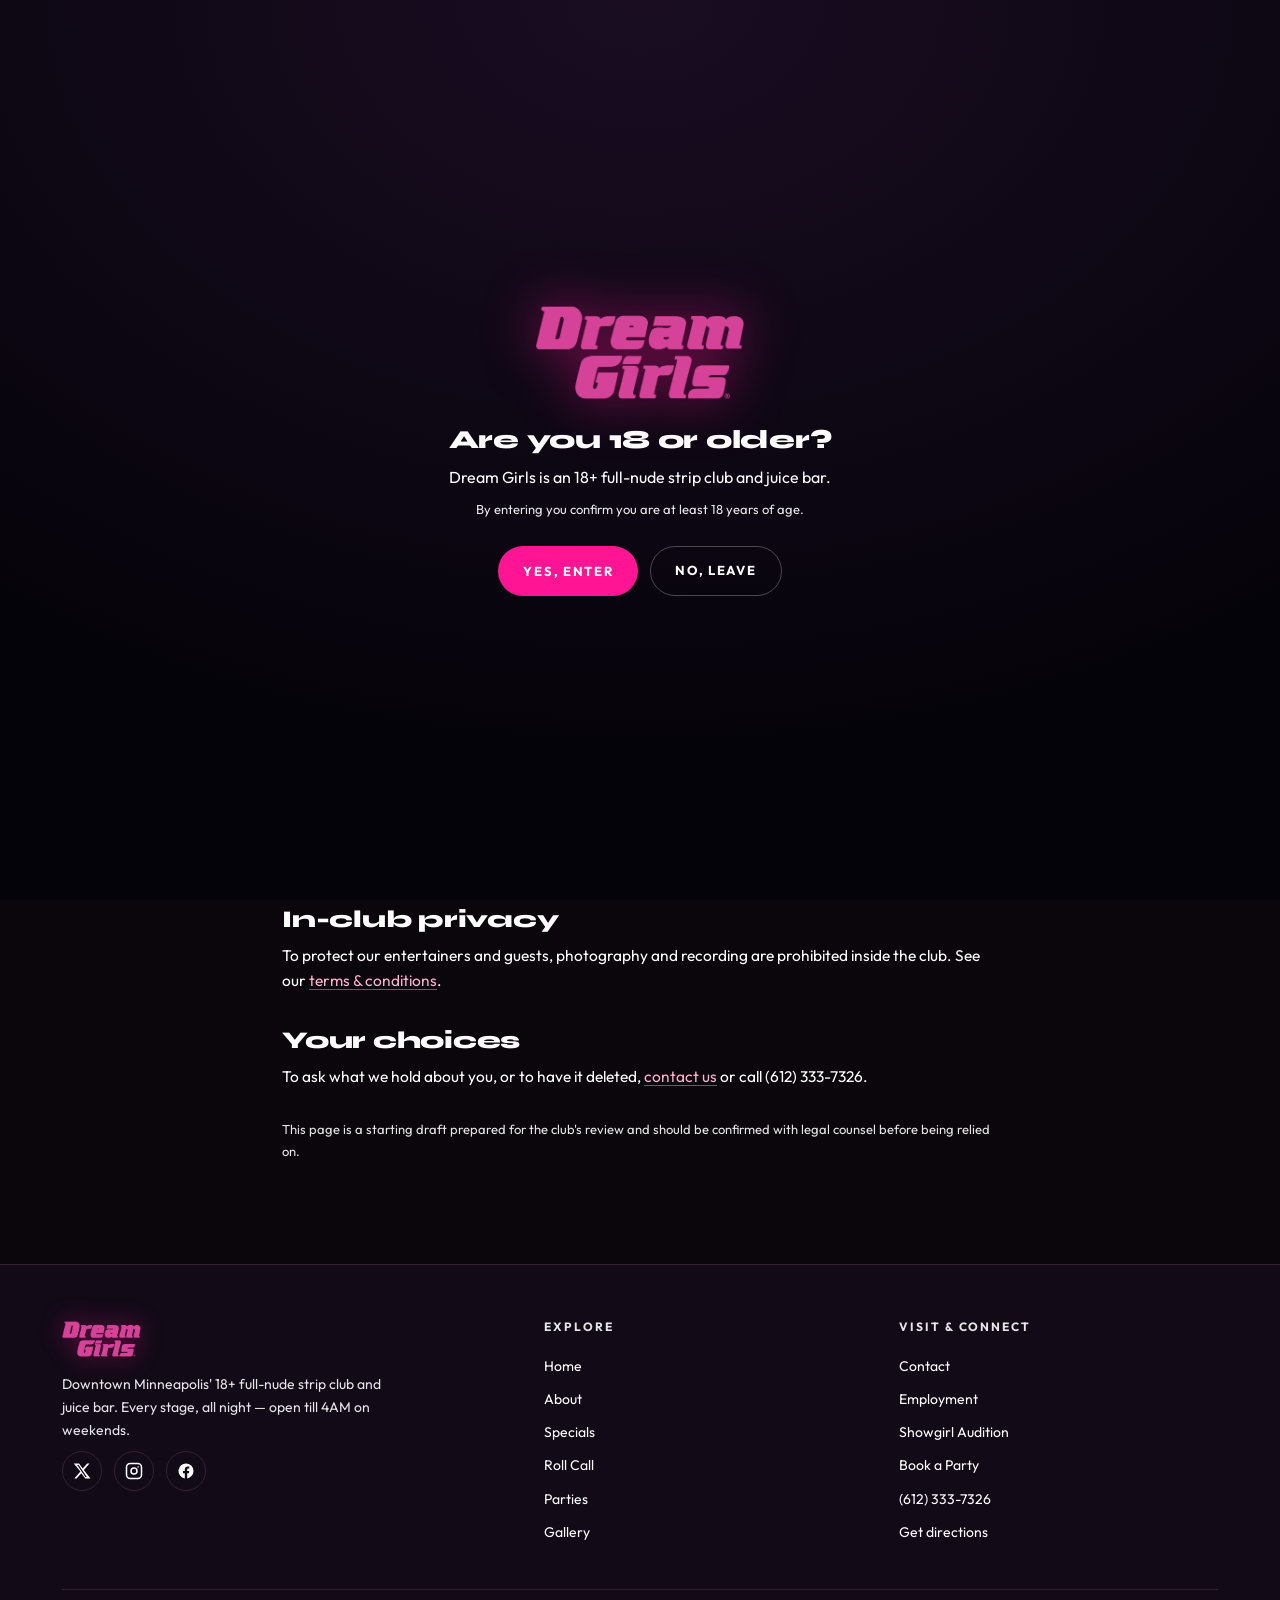
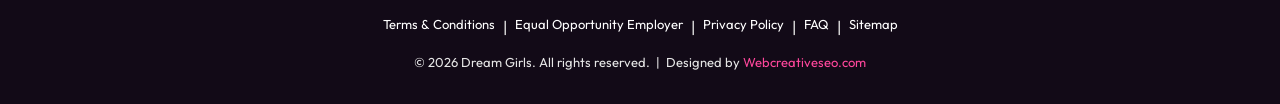
<file: privacy.html>
<!DOCTYPE html>
<html lang="en">
<head>
<meta charset="UTF-8"/>
<meta name="viewport" content="width=device-width, initial-scale=1.0"/>
<title>Privacy Policy - Dream Girls Minneapolis Strip Club</title>
<meta name="description" content="Privacy policy for Dream Girls, a full-nude strip club in downtown Minneapolis: what our website collects, how form submissions are handled, your choices."/>
<link rel="preconnect" href="https://fonts.googleapis.com"/>
<link rel="preconnect" href="https://fonts.gstatic.com" crossorigin/>
<link href="https://fonts.googleapis.com/css2?family=Syne:wght@600;700;800&family=Outfit:wght@300;400;500;600;700&display=swap" rel="stylesheet"/>
<link rel="canonical" href="https://dreamgirlsstripclub.com/privacy"/>
<meta property="og:title" content="Privacy Policy - Dream Girls Minneapolis Strip Club"/>
<meta property="og:description" content="Privacy policy for Dream Girls, a full-nude strip club in downtown Minneapolis: what our website collects, how form submissions are handled, your choices."/>
<meta property="og:type" content="website"/>
<meta property="og:url" content="https://dreamgirlsstripclub.com/privacy"/>
<meta property="og:image" content="https://dreamgirlsstripclub.com/assets/og-image.png"/>
<meta property="og:image:width" content="1200"/>
<meta property="og:image:height" content="630"/>
<meta property="og:image:alt" content="Dream Girls — 18+ full-nude strip club in downtown Minneapolis"/>
<meta property="og:locale" content="en_US"/>
<meta property="og:site_name" content="Dream Girls"/>
<meta name="twitter:card" content="summary_large_image"/>
<meta name="twitter:site" content="@dreamgirlsmpls"/>
<meta name="twitter:title" content="Privacy Policy - Dream Girls Minneapolis Strip Club"/>
<meta name="twitter:description" content="Privacy policy for Dream Girls, a full-nude strip club in downtown Minneapolis: what our website collects, how form submissions are handled, your choices."/>
<meta name="twitter:image" content="https://dreamgirlsstripclub.com/assets/og-image.png"/>
<meta name="robots" content="index, follow"/>
<link rel="stylesheet" href="css/styles.css"/>
<script type="application/ld+json">{"@context":"https://schema.org","@graph":[{"@type":"WebSite","@id":"https://dreamgirlsstripclub.com/#website","name":"Dream Girls","url":"https://dreamgirlsstripclub.com/","publisher":{"@id":"https://dreamgirlsstripclub.com/#business"},"inLanguage":"en-US"},{"@type":["NightClub","AdultEntertainment"],"@id":"https://dreamgirlsstripclub.com/#business","name":"Dream Girls","url":"https://dreamgirlsstripclub.com/","logo":{"@id":"https://dreamgirlsstripclub.com/#logo"},"image":{"@id":"https://dreamgirlsstripclub.com/#primaryimage"},"telephone":"+1-612-333-7326","address":{"@type":"PostalAddress","streetAddress":"12 N 5th St","addressLocality":"Minneapolis","addressRegion":"MN","postalCode":"55403","addressCountry":"US"},"geo":{"@type":"GeoCoordinates","latitude":44.9799246,"longitude":-93.2727167},"hasMap":"https://maps.app.goo.gl/zmz4iUMTAG7ftsHu6","openingHoursSpecification":[{"@type":"OpeningHoursSpecification","dayOfWeek":["Wednesday","Thursday"],"opens":"20:00","closes":"03:00"},{"@type":"OpeningHoursSpecification","dayOfWeek":["Friday","Saturday"],"opens":"20:00","closes":"04:00"}],"sameAs":["https://x.com/dreamgirlsmpls","https://www.instagram.com/dreamgirlsofficial/","https://www.facebook.com/dreamgirlsminneapolis","https://www.google.com/maps/place/Dream+Girls+Strip+Club/@44.9799246,-93.2727167,17z/data=!3m1!4b1!4m6!3m5!1s0x52b3329069e89623:0xc9499bbe37a1f31c!8m2!3d44.9799246!4d-93.2727167!16s%2Fg%2F1wl4q7hw"],"areaServed":[{"@id":"https://dreamgirlsstripclub.com/#service-area"},{"@type":"State","name":"Minnesota","sameAs":"https://en.wikipedia.org/wiki/Minnesota"},{"@type":"City","name":"Minneapolis","sameAs":"https://en.wikipedia.org/wiki/Minneapolis"},{"@type":"AdministrativeArea","name":"Minneapolis–Saint Paul (Twin Cities) metropolitan area","sameAs":"https://en.wikipedia.org/wiki/Minneapolis%E2%80%93Saint_Paul"}],"knowsAbout":[{"@type":"Thing","name":"Strip club","sameAs":"https://en.wikipedia.org/wiki/Strip_club"},{"@type":"Thing","name":"Lap dance","sameAs":"https://en.wikipedia.org/wiki/Lap_dance"},{"@type":"Thing","name":"Stripper","sameAs":"https://en.wikipedia.org/wiki/Stripper"},{"@type":"Thing","name":"Nightlife","sameAs":"https://en.wikipedia.org/wiki/Nightlife"}],"keywords":"strip club, gentlemen's club, adult entertainment, exotic dancers, nude dancers, private dances, VIP room, cabaret, Minneapolis nightlife","publicAccess":true,"isAccessibleForFree":false,"tourBookingPage":"https://dreamgirlsstripclub.com/parties","amenityFeature":[{"@type":"LocationFeatureSpecification","name":"18+ admission with valid photo ID","value":true},{"@type":"LocationFeatureSpecification","name":"Juice bar — no alcohol served","value":true},{"@type":"LocationFeatureSpecification","name":"Full-nude stage entertainment","value":true},{"@type":"LocationFeatureSpecification","name":"Private dance rooms","value":true},{"@type":"LocationFeatureSpecification","name":"VIP room","value":true},{"@type":"LocationFeatureSpecification","name":"Free popcorn nightly","value":true},{"@type":"LocationFeatureSpecification","name":"Open till 4AM on weekends","value":true}],"hasOfferCatalog":{"@type":"OfferCatalog","name":"Dream Girls services","itemListElement":[{"@type":"Offer","itemOffered":{"@id":"https://dreamgirlsstripclub.com/#svc-parties"}},{"@type":"Offer","itemOffered":{"@id":"https://dreamgirlsstripclub.com/#svc-private-dances"}},{"@type":"Offer","itemOffered":{"@id":"https://dreamgirlsstripclub.com/#svc-vip-room"}}]},"potentialAction":[{"@type":"ReserveAction","name":"Book a party","target":{"@type":"EntryPoint","urlTemplate":"https://dreamgirlsstripclub.com/contact#party","actionPlatform":["http://schema.org/DesktopWebPlatform","http://schema.org/MobileWebPlatform"]}},{"@type":"ApplyAction","name":"Apply for employment","target":{"@type":"EntryPoint","urlTemplate":"https://dreamgirlsstripclub.com/employment","actionPlatform":["http://schema.org/DesktopWebPlatform","http://schema.org/MobileWebPlatform"]}},{"@type":"ApplyAction","name":"Request a showgirl audition","target":{"@type":"EntryPoint","urlTemplate":"https://dreamgirlsstripclub.com/auditions","actionPlatform":["http://schema.org/DesktopWebPlatform","http://schema.org/MobileWebPlatform"]}},{"@type":"AskAction","name":"Contact Dream Girls","target":{"@type":"EntryPoint","urlTemplate":"https://dreamgirlsstripclub.com/contact","actionPlatform":["http://schema.org/DesktopWebPlatform","http://schema.org/MobileWebPlatform"]}},{"@type":"CommunicateAction","name":"Call Dream Girls","target":{"@type":"EntryPoint","urlTemplate":"tel:+16123337326","actionPlatform":["http://schema.org/DesktopWebPlatform","http://schema.org/MobileWebPlatform"]}}]},{"@type":"ImageObject","@id":"https://dreamgirlsstripclub.com/#logo","url":"https://dreamgirlsstripclub.com/assets/dream-girls-logo.png","contentUrl":"https://dreamgirlsstripclub.com/assets/dream-girls-logo.png","width":450,"height":205,"caption":"Dream Girls logo"},{"@type":"ImageObject","@id":"https://dreamgirlsstripclub.com/#primaryimage","url":"https://dreamgirlsstripclub.com/assets/og-image.png","contentUrl":"https://dreamgirlsstripclub.com/assets/og-image.png","width":1200,"height":630,"caption":"Dream Girls — 18+ full-nude strip club in downtown Minneapolis"},{"@type":"GeoCircle","@id":"https://dreamgirlsstripclub.com/#service-area","description":"30-mile service radius anchored on Minneapolis, Minnesota","geoMidpoint":{"@type":"GeoCoordinates","latitude":44.9799246,"longitude":-93.2727167},"geoRadius":"48280"},{"@type":"BreadcrumbList","@id":"https://dreamgirlsstripclub.com/privacy#breadcrumb","itemListElement":[{"@type":"ListItem","position":1,"name":"Home","item":"https://dreamgirlsstripclub.com/"},{"@type":"ListItem","position":2,"name":"Privacy Policy","item":"https://dreamgirlsstripclub.com/privacy"}]},{"@type":"WebPage","@id":"https://dreamgirlsstripclub.com/privacy#webpage","url":"https://dreamgirlsstripclub.com/privacy","name":"Privacy Policy - Dream Girls Minneapolis Strip Club","description":"Privacy policy for Dream Girls, a full-nude strip club in downtown Minneapolis: what our website collects, how form submissions are handled, your choices.","isPartOf":{"@id":"https://dreamgirlsstripclub.com/#website"},"about":{"@id":"https://dreamgirlsstripclub.com/#business"},"breadcrumb":{"@id":"https://dreamgirlsstripclub.com/privacy#breadcrumb"},"primaryImageOfPage":{"@id":"https://dreamgirlsstripclub.com/#primaryimage"},"inLanguage":"en-US"},{"@type":"Service","@id":"https://dreamgirlsstripclub.com/#svc-parties","name":"Bachelor, bachelorette & group parties","url":"https://dreamgirlsstripclub.com/parties","provider":{"@id":"https://dreamgirlsstripclub.com/#business"}},{"@type":"Service","@id":"https://dreamgirlsstripclub.com/#svc-private-dances","name":"Private dances","url":"https://dreamgirlsstripclub.com/specials","provider":{"@id":"https://dreamgirlsstripclub.com/#business"}},{"@type":"Service","@id":"https://dreamgirlsstripclub.com/#svc-vip-room","name":"VIP room","url":"https://dreamgirlsstripclub.com/parties","provider":{"@id":"https://dreamgirlsstripclub.com/#business"}}]}</script>
</head>
<body>

<div id="agegate">
  <div class="box">
    <img src="assets/dream-girls-logo.png" alt="Dream Girls"/>
    <h2>Are you 18 or older?</h2>
    <p>Dream Girls is an 18+ full-nude strip club and juice bar.</p>
    <p class="sub">By entering you confirm you are at least 18 years of age.</p>
    <div class="row">
      <button class="btn btn-primary" onclick="enterSite()">Yes, enter</button>
      <a class="btn btn-ghost" href="https://www.google.com">No, leave</a>
    </div>
  </div>
</div>

<header class="nav">
  <div class="wrap nav-inner">
    <a class="brand" href="/"><img src="assets/dream-girls-logo.png" alt="Dream Girls"/></a>
    <nav class="nav-links" id="navLinks">
      <a href="/">Home</a>
      <a href="about">About</a>
      <a href="specials">Specials</a>
      <a href="roll-call">Roll Call</a>
      <a href="parties">Parties</a>
      <a href="gallery">Gallery</a>
      <div class="has-sub">
        <a href="contact">Contact</a>
        <div class="submenu">
          <a href="employment">Employment</a>
          <a href="auditions">Showgirl Audition</a>
        </div>
      </div>
    </nav>
    <div class="nav-cta">
      <a class="btn btn-primary" href="contact#party">Book a Party</a>
      <button class="burger" id="burger" aria-label="Menu">
        <svg viewBox="0 0 24 24" fill="none" stroke="currentColor" stroke-width="2"><line x1="3" y1="6" x2="21" y2="6"/><line x1="3" y1="12" x2="21" y2="12"/><line x1="3" y1="18" x2="21" y2="18"/></svg>
      </button>
    </div>
  </div>
</header>

<main>
<div class="page active">
  <section>
    <div class="wrap legal-body">
      <div class="section-head">
        <span class="eyebrow">Privacy Policy</span>
        <h1>Privacy policy</h1>
        <p class="updated">Last updated: September 2026</p>
        <p>Dream Girls ("we") respects your privacy. This policy explains what we collect through this website and how we use it.</p>
      </div>
      <h2>What we collect</h2>
      <p>This site has no accounts and no tracking cookies of its own. When you use one of our forms — employment, showgirl audition or party booking — the details you enter are sent to us by email through your own email app. We receive only what you choose to send: typically your name, phone, email and message.</p>
      <h2>How we use it</h2>
      <p>To respond to your application, audition request or booking. We do not sell, rent or share your information with third parties for marketing.</p>
      <h2>Age verification</h2>
      <p>This site asks you to confirm you are 18 or older before entering. That confirmation is stored only in your own browser so you aren't asked again; it is not sent to us.</p>
      <h2>Third-party services</h2>
      <p>Pages may load fonts from Google Fonts and link to Google Maps and our social accounts on X, Instagram and Facebook. Those services have their own privacy policies.</p>
      <h2>In-club privacy</h2>
      <p>To protect our entertainers and guests, photography and recording are prohibited inside the club. See our <a class="il" href="terms">terms &amp; conditions</a>.</p>
      <h2>Your choices</h2>
      <p>To ask what we hold about you, or to have it deleted, <a class="il" href="contact">contact us</a> or call (612) 333-7326.</p>
      <p class="updated" style="margin-top:30px">This page is a starting draft prepared for the club's review and should be confirmed with legal counsel before being relied on.</p>
    </div>
  </section>
</div>
</main>

<footer>
  <div class="wrap">
    <div class="foot-top">
      <div>
        <img src="assets/dream-girls-logo.png" alt="Dream Girls"/>
        <p>Downtown Minneapolis' 18+ full-nude strip club and juice bar. Every stage, all night — open till 4AM on weekends.</p>
        <div class="socials">
          <a href="https://x.com/dreamgirlsmpls" target="_blank" rel="noopener" aria-label="X"><svg viewBox="0 0 24 24" fill="currentColor"><path d="M18.9 2H22l-7.6 8.7L23.3 22h-6.9l-5.4-7-6.2 7H1.7l8.2-9.3L1 2h7l4.9 6.5L18.9 2zm-2.4 18h1.9L7.6 4H5.6l10.9 16z"/></svg></a>
          <a href="https://www.instagram.com/dreamgirlsofficial/" target="_blank" rel="noopener" aria-label="Instagram"><svg viewBox="0 0 24 24" fill="none" stroke="currentColor" stroke-width="2"><rect x="2" y="2" width="20" height="20" rx="5"/><circle cx="12" cy="12" r="4"/><circle cx="17.5" cy="6.5" r="1" fill="currentColor" stroke="none"/></svg></a>
          <a href="https://www.facebook.com/dreamgirlsminneapolis" target="_blank" rel="noopener" aria-label="Facebook"><svg viewBox="0 0 24 24" fill="currentColor"><path d="M22 12a10 10 0 10-11.6 9.9v-7H7.9V12h2.5V9.8c0-2.5 1.5-3.9 3.8-3.9 1.1 0 2.2.2 2.2.2v2.5h-1.2c-1.2 0-1.6.8-1.6 1.6V12h2.7l-.4 2.9h-2.3v7A10 10 0 0022 12z"/></svg></a>
        </div>
      </div>
      <div class="foot-col">
        <h4>Explore</h4>
        <a href="/">Home</a>
        <a href="about">About</a>
        <a href="specials">Specials</a>
        <a href="roll-call">Roll Call</a>
        <a href="parties">Parties</a>
        <a href="gallery">Gallery</a>
      </div>
      <div class="foot-col">
        <h4>Visit &amp; connect</h4>
        <a href="contact">Contact</a>
        <a href="employment">Employment</a>
        <a href="auditions">Showgirl Audition</a>
        <a href="contact#party">Book a Party</a>
        <a href="tel:+16123337326">(612) 333-7326</a>
        <a href="https://maps.app.goo.gl/zmz4iUMTAG7ftsHu6" target="_blank" rel="noopener">Get directions</a>
      </div>
    </div>
    <div class="legal">
      <div class="links">
        <a href="terms">Terms &amp; Conditions</a><span>|</span>
        <a href="employment">Equal Opportunity Employer</a><span>|</span>
        <a href="privacy">Privacy Policy</a><span>|</span>
        <a href="faq">FAQ</a><span>|</span>
        <a href="sitemap.xml">Sitemap</a>
      </div>
      <div class="copy">© 2026 Dream Girls. All rights reserved. &nbsp;|&nbsp; Designed by <a href="https://webcreativeseo.com" target="_blank" rel="noopener">Webcreativeseo.com</a></div>
    </div>
  </div>
</footer>

<script>
  function enterSite(){ try{localStorage.setItem("dg_age_ok","1");}catch(e){} document.getElementById("agegate").classList.add("hidden"); }
  try{ if(localStorage.getItem("dg_age_ok")==="1"){ document.getElementById("agegate").classList.add("hidden"); } }catch(e){}
  document.getElementById("burger").addEventListener("click", function(){ document.getElementById("navLinks").classList.toggle("open"); });
</script>
<script src="js/site.js"></script>
</body>
</html>
</file>
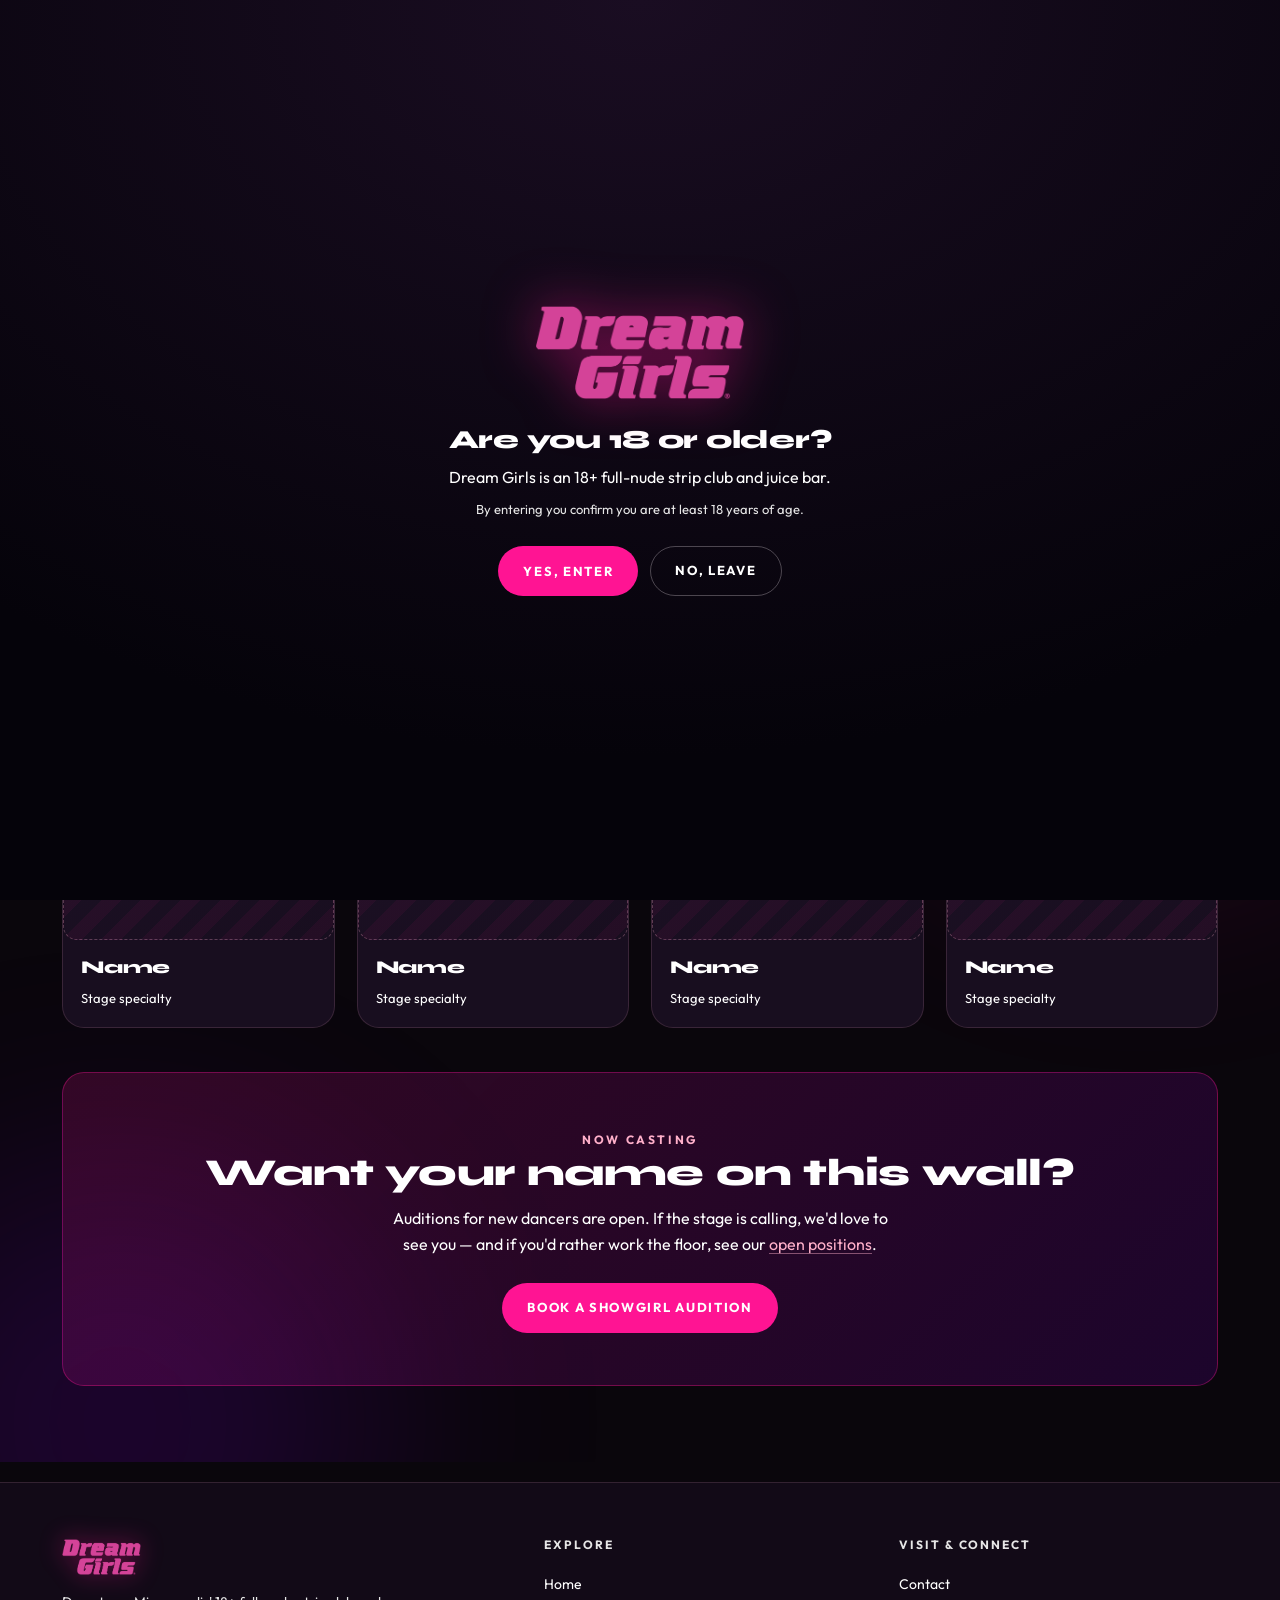
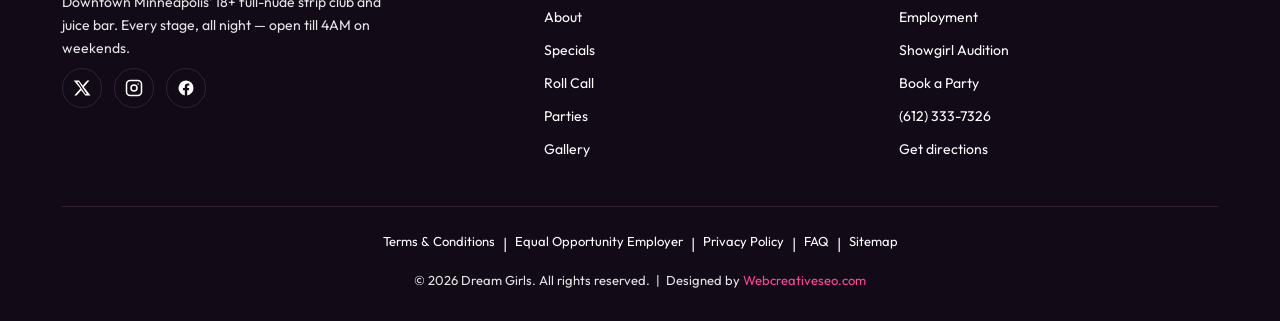
<file: roll-call.html>
<!DOCTYPE html>
<html lang="en">
<head>
<meta charset="UTF-8"/>
<meta name="viewport" content="width=device-width, initial-scale=1.0"/>
<title>Strip Club Dancers - Dream Girls Minneapolis | Roll Call</title>
<meta name="description" content="Meet the exotic dancers and entertainers of Dream Girls, downtown Minneapolis' full-nude strip club. See the lineup or book a showgirl audition today."/>
<link rel="preconnect" href="https://fonts.googleapis.com"/>
<link rel="preconnect" href="https://fonts.gstatic.com" crossorigin/>
<link href="https://fonts.googleapis.com/css2?family=Syne:wght@600;700;800&family=Outfit:wght@300;400;500;600;700&display=swap" rel="stylesheet"/>
<link rel="canonical" href="https://dreamgirlsstripclub.com/roll-call"/>
<meta property="og:title" content="Strip Club Dancers - Dream Girls Minneapolis | Roll Call"/>
<meta property="og:description" content="Meet the exotic dancers and entertainers of Dream Girls, downtown Minneapolis' full-nude strip club. See the lineup or book a showgirl audition today."/>
<meta property="og:type" content="website"/>
<meta property="og:url" content="https://dreamgirlsstripclub.com/roll-call"/>
<meta property="og:image" content="https://dreamgirlsstripclub.com/assets/og-image.png"/>
<meta property="og:image:width" content="1200"/>
<meta property="og:image:height" content="630"/>
<meta property="og:image:alt" content="Dream Girls — 18+ full-nude strip club in downtown Minneapolis"/>
<meta property="og:locale" content="en_US"/>
<meta property="og:site_name" content="Dream Girls"/>
<meta name="twitter:card" content="summary_large_image"/>
<meta name="twitter:site" content="@dreamgirlsmpls"/>
<meta name="twitter:title" content="Strip Club Dancers - Dream Girls Minneapolis | Roll Call"/>
<meta name="twitter:description" content="Meet the exotic dancers and entertainers of Dream Girls, downtown Minneapolis' full-nude strip club. See the lineup or book a showgirl audition today."/>
<meta name="twitter:image" content="https://dreamgirlsstripclub.com/assets/og-image.png"/>
<meta name="robots" content="index, follow"/>
<link rel="stylesheet" href="css/styles.css"/>
<link rel="preload" as="image" href="assets/photos/roll-call-hero.jpg"/>
<script type="application/ld+json">{"@context":"https://schema.org","@graph":[{"@type":"WebSite","@id":"https://dreamgirlsstripclub.com/#website","name":"Dream Girls","url":"https://dreamgirlsstripclub.com/","publisher":{"@id":"https://dreamgirlsstripclub.com/#business"},"inLanguage":"en-US"},{"@type":["NightClub","AdultEntertainment"],"@id":"https://dreamgirlsstripclub.com/#business","name":"Dream Girls","url":"https://dreamgirlsstripclub.com/","logo":{"@id":"https://dreamgirlsstripclub.com/#logo"},"image":{"@id":"https://dreamgirlsstripclub.com/#primaryimage"},"telephone":"+1-612-333-7326","address":{"@type":"PostalAddress","streetAddress":"12 N 5th St","addressLocality":"Minneapolis","addressRegion":"MN","postalCode":"55403","addressCountry":"US"},"geo":{"@type":"GeoCoordinates","latitude":44.9799246,"longitude":-93.2727167},"hasMap":"https://maps.app.goo.gl/zmz4iUMTAG7ftsHu6","openingHoursSpecification":[{"@type":"OpeningHoursSpecification","dayOfWeek":["Wednesday","Thursday"],"opens":"20:00","closes":"03:00"},{"@type":"OpeningHoursSpecification","dayOfWeek":["Friday","Saturday"],"opens":"20:00","closes":"04:00"}],"sameAs":["https://x.com/dreamgirlsmpls","https://www.instagram.com/dreamgirlsofficial/","https://www.facebook.com/dreamgirlsminneapolis","https://www.google.com/maps/place/Dream+Girls+Strip+Club/@44.9799246,-93.2727167,17z/data=!3m1!4b1!4m6!3m5!1s0x52b3329069e89623:0xc9499bbe37a1f31c!8m2!3d44.9799246!4d-93.2727167!16s%2Fg%2F1wl4q7hw"],"areaServed":[{"@id":"https://dreamgirlsstripclub.com/#service-area"},{"@type":"State","name":"Minnesota","sameAs":"https://en.wikipedia.org/wiki/Minnesota"},{"@type":"City","name":"Minneapolis","sameAs":"https://en.wikipedia.org/wiki/Minneapolis"},{"@type":"AdministrativeArea","name":"Minneapolis–Saint Paul (Twin Cities) metropolitan area","sameAs":"https://en.wikipedia.org/wiki/Minneapolis%E2%80%93Saint_Paul"}],"knowsAbout":[{"@type":"Thing","name":"Strip club","sameAs":"https://en.wikipedia.org/wiki/Strip_club"},{"@type":"Thing","name":"Lap dance","sameAs":"https://en.wikipedia.org/wiki/Lap_dance"},{"@type":"Thing","name":"Stripper","sameAs":"https://en.wikipedia.org/wiki/Stripper"},{"@type":"Thing","name":"Nightlife","sameAs":"https://en.wikipedia.org/wiki/Nightlife"}],"keywords":"strip club, gentlemen's club, adult entertainment, exotic dancers, nude dancers, private dances, VIP room, cabaret, Minneapolis nightlife","publicAccess":true,"isAccessibleForFree":false,"tourBookingPage":"https://dreamgirlsstripclub.com/parties","amenityFeature":[{"@type":"LocationFeatureSpecification","name":"18+ admission with valid photo ID","value":true},{"@type":"LocationFeatureSpecification","name":"Juice bar — no alcohol served","value":true},{"@type":"LocationFeatureSpecification","name":"Full-nude stage entertainment","value":true},{"@type":"LocationFeatureSpecification","name":"Private dance rooms","value":true},{"@type":"LocationFeatureSpecification","name":"VIP room","value":true},{"@type":"LocationFeatureSpecification","name":"Free popcorn nightly","value":true},{"@type":"LocationFeatureSpecification","name":"Open till 4AM on weekends","value":true}],"hasOfferCatalog":{"@type":"OfferCatalog","name":"Dream Girls services","itemListElement":[{"@type":"Offer","itemOffered":{"@id":"https://dreamgirlsstripclub.com/#svc-parties"}},{"@type":"Offer","itemOffered":{"@id":"https://dreamgirlsstripclub.com/#svc-private-dances"}},{"@type":"Offer","itemOffered":{"@id":"https://dreamgirlsstripclub.com/#svc-vip-room"}}]},"potentialAction":[{"@type":"ReserveAction","name":"Book a party","target":{"@type":"EntryPoint","urlTemplate":"https://dreamgirlsstripclub.com/contact#party","actionPlatform":["http://schema.org/DesktopWebPlatform","http://schema.org/MobileWebPlatform"]}},{"@type":"ApplyAction","name":"Apply for employment","target":{"@type":"EntryPoint","urlTemplate":"https://dreamgirlsstripclub.com/employment","actionPlatform":["http://schema.org/DesktopWebPlatform","http://schema.org/MobileWebPlatform"]}},{"@type":"ApplyAction","name":"Request a showgirl audition","target":{"@type":"EntryPoint","urlTemplate":"https://dreamgirlsstripclub.com/auditions","actionPlatform":["http://schema.org/DesktopWebPlatform","http://schema.org/MobileWebPlatform"]}},{"@type":"AskAction","name":"Contact Dream Girls","target":{"@type":"EntryPoint","urlTemplate":"https://dreamgirlsstripclub.com/contact","actionPlatform":["http://schema.org/DesktopWebPlatform","http://schema.org/MobileWebPlatform"]}},{"@type":"CommunicateAction","name":"Call Dream Girls","target":{"@type":"EntryPoint","urlTemplate":"tel:+16123337326","actionPlatform":["http://schema.org/DesktopWebPlatform","http://schema.org/MobileWebPlatform"]}}]},{"@type":"ImageObject","@id":"https://dreamgirlsstripclub.com/#logo","url":"https://dreamgirlsstripclub.com/assets/dream-girls-logo.png","contentUrl":"https://dreamgirlsstripclub.com/assets/dream-girls-logo.png","width":450,"height":205,"caption":"Dream Girls logo"},{"@type":"ImageObject","@id":"https://dreamgirlsstripclub.com/#primaryimage","url":"https://dreamgirlsstripclub.com/assets/og-image.png","contentUrl":"https://dreamgirlsstripclub.com/assets/og-image.png","width":1200,"height":630,"caption":"Dream Girls — 18+ full-nude strip club in downtown Minneapolis"},{"@type":"GeoCircle","@id":"https://dreamgirlsstripclub.com/#service-area","description":"30-mile service radius anchored on Minneapolis, Minnesota","geoMidpoint":{"@type":"GeoCoordinates","latitude":44.9799246,"longitude":-93.2727167},"geoRadius":"48280"},{"@type":"BreadcrumbList","@id":"https://dreamgirlsstripclub.com/roll-call#breadcrumb","itemListElement":[{"@type":"ListItem","position":1,"name":"Home","item":"https://dreamgirlsstripclub.com/"},{"@type":"ListItem","position":2,"name":"Roll Call","item":"https://dreamgirlsstripclub.com/roll-call"}]},{"@type":"CollectionPage","@id":"https://dreamgirlsstripclub.com/roll-call#webpage","url":"https://dreamgirlsstripclub.com/roll-call","name":"Strip Club Dancers - Dream Girls Minneapolis | Roll Call","description":"Meet the exotic dancers and entertainers of Dream Girls, downtown Minneapolis' full-nude strip club. See the lineup or book a showgirl audition today.","isPartOf":{"@id":"https://dreamgirlsstripclub.com/#website"},"about":{"@id":"https://dreamgirlsstripclub.com/#business"},"breadcrumb":{"@id":"https://dreamgirlsstripclub.com/roll-call#breadcrumb"},"primaryImageOfPage":{"@id":"https://dreamgirlsstripclub.com/#primaryimage"},"inLanguage":"en-US"},{"@type":"Service","@id":"https://dreamgirlsstripclub.com/#svc-parties","name":"Bachelor, bachelorette & group parties","url":"https://dreamgirlsstripclub.com/parties","provider":{"@id":"https://dreamgirlsstripclub.com/#business"}},{"@type":"Service","@id":"https://dreamgirlsstripclub.com/#svc-private-dances","name":"Private dances","url":"https://dreamgirlsstripclub.com/specials","provider":{"@id":"https://dreamgirlsstripclub.com/#business"},"serviceType":"Private dance entertainment","description":"Topless and nude lap dances start at $20 on the floor. Private dance rooms are priced at the club.","areaServed":{"@id":"https://dreamgirlsstripclub.com/#service-area"},"category":{"@type":"Thing","name":"Lap dance","sameAs":"https://en.wikipedia.org/wiki/Lap_dance"}},{"@type":"Service","@id":"https://dreamgirlsstripclub.com/#svc-vip-room","name":"VIP room","url":"https://dreamgirlsstripclub.com/parties","provider":{"@id":"https://dreamgirlsstripclub.com/#business"},"serviceType":"VIP lounge access","description":"Private dances and the VIP room are priced at the club. Ask your entertainer or the floor host to set it up.","areaServed":{"@id":"https://dreamgirlsstripclub.com/#service-area"},"category":{"@type":"Thing","name":"Strip club","sameAs":"https://en.wikipedia.org/wiki/Strip_club"}}]}</script>
</head>
<body>

<div id="agegate">
  <div class="box">
    <img src="assets/dream-girls-logo.png" alt="Dream Girls"/>
    <h2>Are you 18 or older?</h2>
    <p>Dream Girls is an 18+ full-nude strip club and juice bar.</p>
    <p class="sub">By entering you confirm you are at least 18 years of age.</p>
    <div class="row">
      <button class="btn btn-primary" onclick="enterSite()">Yes, enter</button>
      <a class="btn btn-ghost" href="https://www.google.com">No, leave</a>
    </div>
  </div>
</div>

<header class="nav">
  <div class="wrap nav-inner">
    <a class="brand" href="/"><img src="assets/dream-girls-logo.png" alt="Dream Girls"/></a>
    <nav class="nav-links" id="navLinks">
      <a href="/">Home</a>
      <a href="about">About</a>
      <a href="specials">Specials</a>
      <a href="roll-call" class="active">Roll Call</a>
      <a href="parties">Parties</a>
      <a href="gallery">Gallery</a>
      <div class="has-sub">
        <a href="contact">Contact</a>
        <div class="submenu">
          <a href="employment">Employment</a>
          <a href="auditions">Showgirl Audition</a>
        </div>
      </div>
    </nav>
    <div class="nav-cta">
      <a class="btn btn-primary" href="contact#party">Book a Party</a>
      <button class="burger" id="burger" aria-label="Menu">
        <svg viewBox="0 0 24 24" fill="none" stroke="currentColor" stroke-width="2"><line x1="3" y1="6" x2="21" y2="6"/><line x1="3" y1="12" x2="21" y2="12"/><line x1="3" y1="18" x2="21" y2="18"/></svg>
      </button>
    </div>
  </div>
</header>

<main>
<div class="page active">
<section class="hero-photo hero-compact hero-banner band-glow" style="padding-top:36px;--hero-img:url(/assets/photos/roll-call-hero.jpg)">
    <div class="wrap">
      <div class="crumb"><a href="/">Home</a><span>›</span><b>Roll Call</b></div>
      <div class="section-head rv">
        <span class="eyebrow">Roll Call</span>
        <h1 class="xl">Roll Call: the dancers of Dream Girls, Minneapolis</h1>
        <p>Our exotic dancers and entertainers — the showgirls who make the room. Full roster and photos land after this week's shoot; here's the frame it'll live in. Want them at your table? Ask about <a class="il" href="specials">private dances and the VIP room</a>.</p>
      </div>
    </div>
</section>

<section class="band-glow" style="padding-top:34px">
    <div class="wrap">
      <div class="grid g4">
        <div class="card hoverable" style="padding:0;overflow:hidden">
          <div class="ph"><div class="ph-in"><svg viewBox="0 0 24 24" fill="none" stroke="currentColor" stroke-width="1.5"><circle cx="12" cy="8" r="4"/><path d="M4 21a8 8 0 0116 0"/></svg><b>Showgirl</b><small>Photo soon</small></div></div>
          <div style="padding:18px"><h3 style="font-size:18px">Name</h3><p style="font-size:13px">Stage specialty</p></div>
        </div>
        <div class="card hoverable" style="padding:0;overflow:hidden">
          <div class="ph"><div class="ph-in"><svg viewBox="0 0 24 24" fill="none" stroke="currentColor" stroke-width="1.5"><circle cx="12" cy="8" r="4"/><path d="M4 21a8 8 0 0116 0"/></svg><b>Showgirl</b><small>Photo soon</small></div></div>
          <div style="padding:18px"><h3 style="font-size:18px">Name</h3><p style="font-size:13px">Stage specialty</p></div>
        </div>
        <div class="card hoverable" style="padding:0;overflow:hidden">
          <div class="ph"><div class="ph-in"><svg viewBox="0 0 24 24" fill="none" stroke="currentColor" stroke-width="1.5"><circle cx="12" cy="8" r="4"/><path d="M4 21a8 8 0 0116 0"/></svg><b>Showgirl</b><small>Photo soon</small></div></div>
          <div style="padding:18px"><h3 style="font-size:18px">Name</h3><p style="font-size:13px">Stage specialty</p></div>
        </div>
        <div class="card hoverable" style="padding:0;overflow:hidden">
          <div class="ph"><div class="ph-in"><svg viewBox="0 0 24 24" fill="none" stroke="currentColor" stroke-width="1.5"><circle cx="12" cy="8" r="4"/><path d="M4 21a8 8 0 0116 0"/></svg><b>Showgirl</b><small>Photo soon</small></div></div>
          <div style="padding:18px"><h3 style="font-size:18px">Name</h3><p style="font-size:13px">Stage specialty</p></div>
        </div>
      </div>
      <div class="band" style="margin-top:44px">
        <span class="eyebrow">Now casting</span>
        <h2>Want your name on this wall?</h2>
        <p>Auditions for new dancers are open. If the stage is calling, we'd love to see you — and if you'd rather work the floor, see our <a class="il" href="employment">open positions</a>.</p>
        <a href="auditions" class="btn btn-primary">Book a showgirl audition</a>
      </div>
    </div>
  </section>
</div>
</main>

<footer>
  <div class="wrap">
    <div class="foot-top">
      <div>
        <img src="assets/dream-girls-logo.png" alt="Dream Girls"/>
        <p>Downtown Minneapolis' 18+ full-nude strip club and juice bar. Every stage, all night — open till 4AM on weekends.</p>
        <div class="socials">
          <a href="https://x.com/dreamgirlsmpls" target="_blank" rel="noopener" aria-label="X"><svg viewBox="0 0 24 24" fill="currentColor"><path d="M18.9 2H22l-7.6 8.7L23.3 22h-6.9l-5.4-7-6.2 7H1.7l8.2-9.3L1 2h7l4.9 6.5L18.9 2zm-2.4 18h1.9L7.6 4H5.6l10.9 16z"/></svg></a>
          <a href="https://www.instagram.com/dreamgirlsofficial/" target="_blank" rel="noopener" aria-label="Instagram"><svg viewBox="0 0 24 24" fill="none" stroke="currentColor" stroke-width="2"><rect x="2" y="2" width="20" height="20" rx="5"/><circle cx="12" cy="12" r="4"/><circle cx="17.5" cy="6.5" r="1" fill="currentColor" stroke="none"/></svg></a>
          <a href="https://www.facebook.com/dreamgirlsminneapolis" target="_blank" rel="noopener" aria-label="Facebook"><svg viewBox="0 0 24 24" fill="currentColor"><path d="M22 12a10 10 0 10-11.6 9.9v-7H7.9V12h2.5V9.8c0-2.5 1.5-3.9 3.8-3.9 1.1 0 2.2.2 2.2.2v2.5h-1.2c-1.2 0-1.6.8-1.6 1.6V12h2.7l-.4 2.9h-2.3v7A10 10 0 0022 12z"/></svg></a>
        </div>
      </div>
      <div class="foot-col">
        <h4>Explore</h4>
        <a href="/">Home</a>
        <a href="about">About</a>
        <a href="specials">Specials</a>
        <a href="roll-call">Roll Call</a>
        <a href="parties">Parties</a>
        <a href="gallery">Gallery</a>
      </div>
      <div class="foot-col">
        <h4>Visit &amp; connect</h4>
        <a href="contact">Contact</a>
        <a href="employment">Employment</a>
        <a href="auditions">Showgirl Audition</a>
        <a href="contact#party">Book a Party</a>
        <a href="tel:+16123337326">(612) 333-7326</a>
        <a href="https://maps.app.goo.gl/zmz4iUMTAG7ftsHu6" target="_blank" rel="noopener">Get directions</a>
      </div>
    </div>
    <div class="legal">
      <div class="links">
        <a href="terms">Terms &amp; Conditions</a><span>|</span>
        <a href="employment">Equal Opportunity Employer</a><span>|</span>
        <a href="privacy">Privacy Policy</a><span>|</span>
        <a href="faq">FAQ</a><span>|</span>
        <a href="sitemap.xml">Sitemap</a>
      </div>
      <div class="copy">© 2026 Dream Girls. All rights reserved. &nbsp;|&nbsp; Designed by <a href="https://webcreativeseo.com" target="_blank" rel="noopener">Webcreativeseo.com</a></div>
    </div>
  </div>
</footer>

<script>
  function enterSite(){ try{localStorage.setItem("dg_age_ok","1");}catch(e){} document.getElementById("agegate").classList.add("hidden"); }
  try{ if(localStorage.getItem("dg_age_ok")==="1"){ document.getElementById("agegate").classList.add("hidden"); } }catch(e){}
  document.getElementById("burger").addEventListener("click", function(){ document.getElementById("navLinks").classList.toggle("open"); });
</script>
<script src="js/site.js"></script>
</body>
</html>
</file>
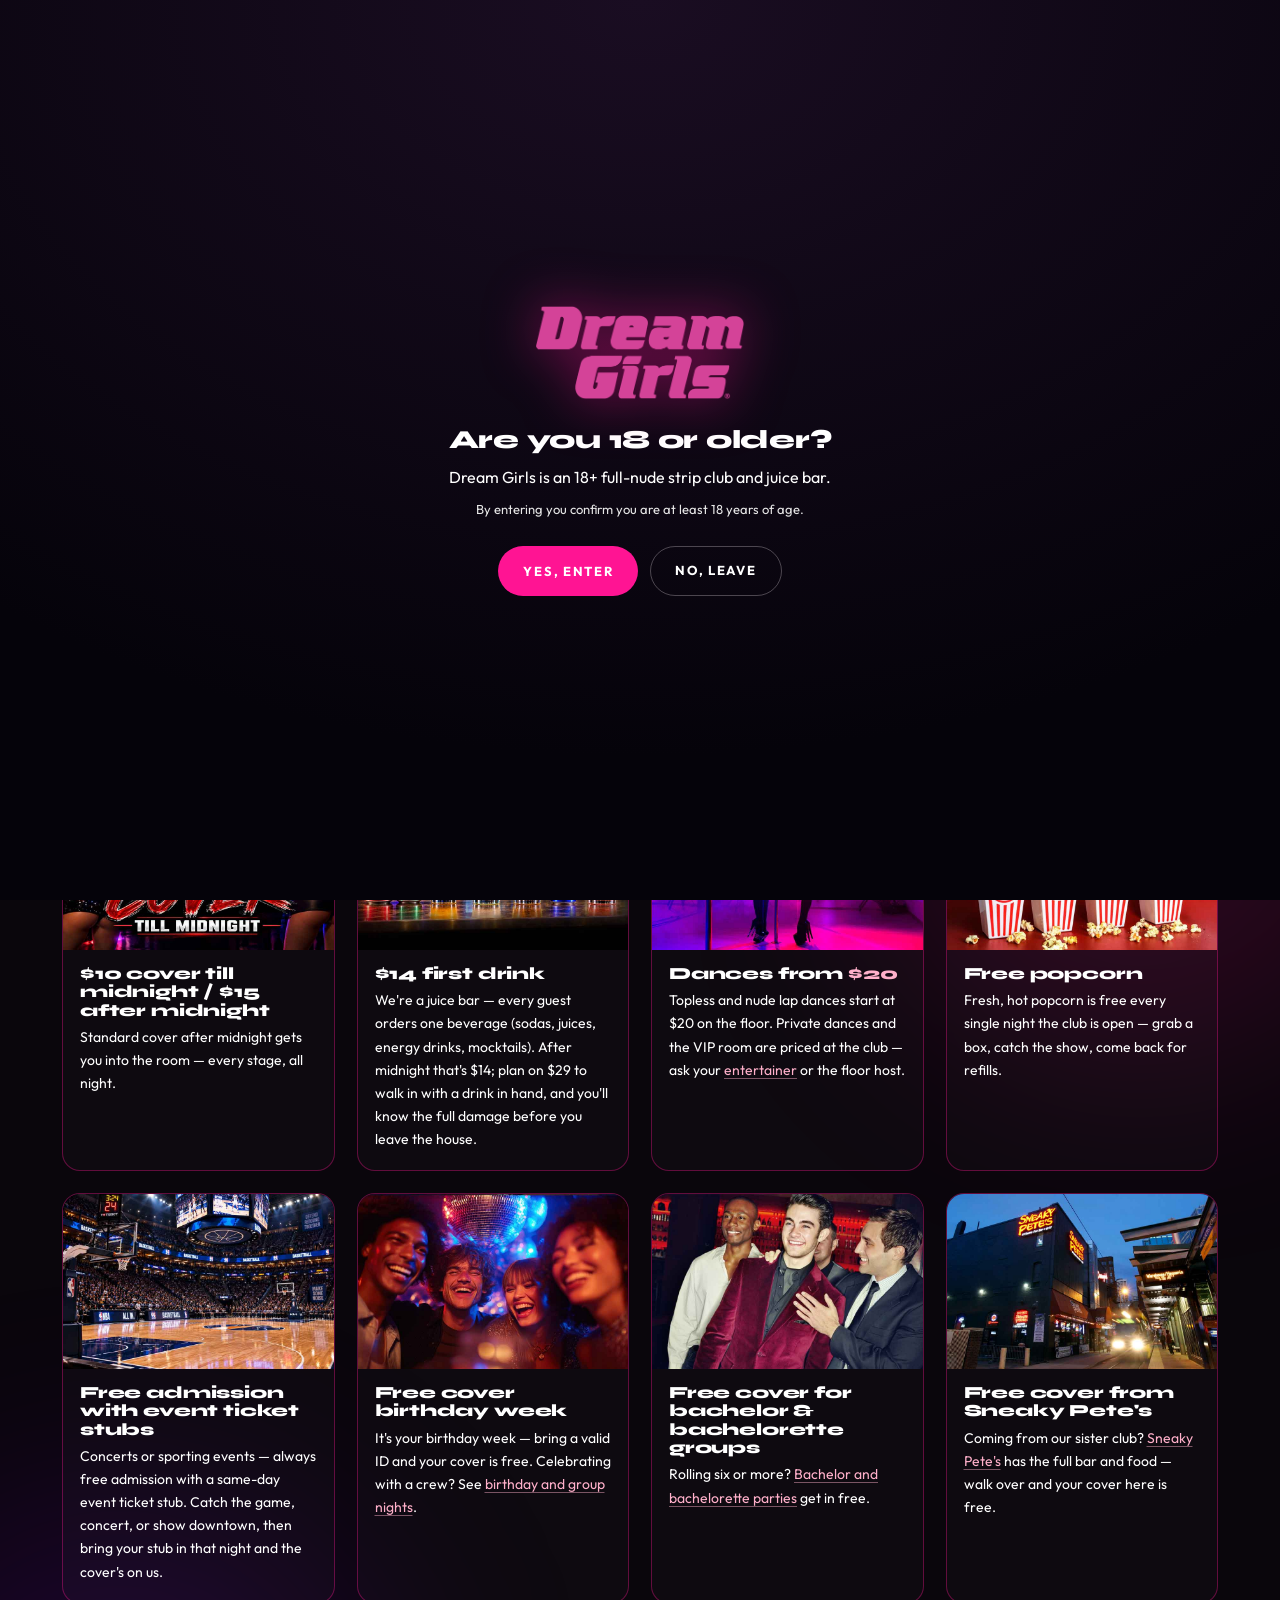
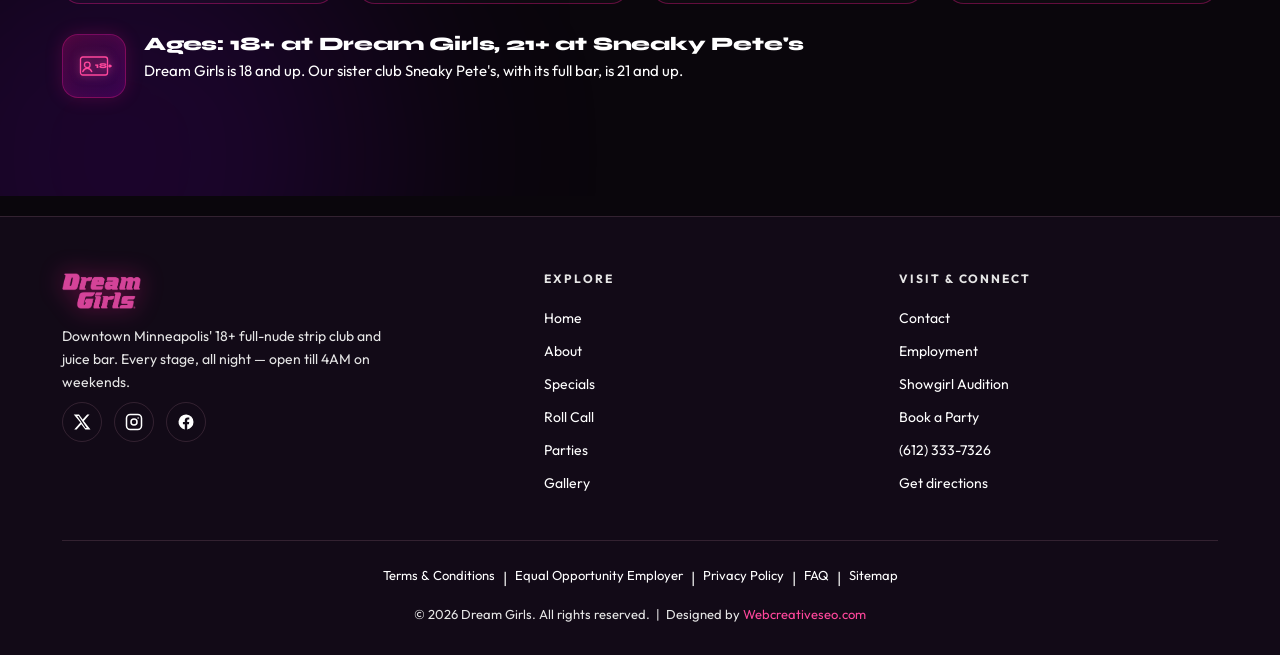
<file: specials.html>
<!DOCTYPE html>
<html lang="en">
<head>
<meta charset="UTF-8"/>
<meta name="viewport" content="width=device-width, initial-scale=1.0"/>
<title>Strip Club Specials - Dream Girls Minneapolis | Cover</title>
<meta name="description" content="Cover, nightly specials and hours at Dream Girls, a full-nude strip club in downtown Minneapolis. $10 cover till midnight, dances from $20, free popcorn."/>
<link rel="preconnect" href="https://fonts.googleapis.com"/>
<link rel="preconnect" href="https://fonts.gstatic.com" crossorigin/>
<link href="https://fonts.googleapis.com/css2?family=Syne:wght@600;700;800&family=Outfit:wght@300;400;500;600;700&display=swap" rel="stylesheet"/>
<link rel="canonical" href="https://dreamgirlsstripclub.com/specials"/>
<meta property="og:title" content="Strip Club Specials - Dream Girls Minneapolis | Cover"/>
<meta property="og:description" content="Cover, nightly specials and hours at Dream Girls, a full-nude strip club in downtown Minneapolis. $10 cover till midnight, dances from $20, free popcorn."/>
<meta property="og:type" content="website"/>
<meta property="og:url" content="https://dreamgirlsstripclub.com/specials"/>
<meta property="og:image" content="https://dreamgirlsstripclub.com/assets/og-image.png"/>
<meta property="og:image:width" content="1200"/>
<meta property="og:image:height" content="630"/>
<meta property="og:image:alt" content="Dream Girls — 18+ full-nude strip club in downtown Minneapolis"/>
<meta property="og:locale" content="en_US"/>
<meta property="og:site_name" content="Dream Girls"/>
<meta name="twitter:card" content="summary_large_image"/>
<meta name="twitter:site" content="@dreamgirlsmpls"/>
<meta name="twitter:title" content="Strip Club Specials - Dream Girls Minneapolis | Cover"/>
<meta name="twitter:description" content="Cover, nightly specials and hours at Dream Girls, a full-nude strip club in downtown Minneapolis. $10 cover till midnight, dances from $20, free popcorn."/>
<meta name="twitter:image" content="https://dreamgirlsstripclub.com/assets/og-image.png"/>
<meta name="robots" content="index, follow"/>
<link rel="stylesheet" href="css/styles.css"/>
<link rel="preload" as="image" href="assets/photos/specials-hero.jpg"/>
<script type="application/ld+json">{"@context":"https://schema.org","@graph":[{"@type":"WebSite","@id":"https://dreamgirlsstripclub.com/#website","name":"Dream Girls","url":"https://dreamgirlsstripclub.com/","publisher":{"@id":"https://dreamgirlsstripclub.com/#business"},"inLanguage":"en-US"},{"@type":["NightClub","AdultEntertainment"],"@id":"https://dreamgirlsstripclub.com/#business","name":"Dream Girls","url":"https://dreamgirlsstripclub.com/","logo":{"@id":"https://dreamgirlsstripclub.com/#logo"},"image":{"@id":"https://dreamgirlsstripclub.com/#primaryimage"},"telephone":"+1-612-333-7326","address":{"@type":"PostalAddress","streetAddress":"12 N 5th St","addressLocality":"Minneapolis","addressRegion":"MN","postalCode":"55403","addressCountry":"US"},"geo":{"@type":"GeoCoordinates","latitude":44.9799246,"longitude":-93.2727167},"hasMap":"https://maps.app.goo.gl/zmz4iUMTAG7ftsHu6","openingHoursSpecification":[{"@type":"OpeningHoursSpecification","dayOfWeek":["Wednesday","Thursday"],"opens":"20:00","closes":"03:00"},{"@type":"OpeningHoursSpecification","dayOfWeek":["Friday","Saturday"],"opens":"20:00","closes":"04:00"}],"sameAs":["https://x.com/dreamgirlsmpls","https://www.instagram.com/dreamgirlsofficial/","https://www.facebook.com/dreamgirlsminneapolis","https://www.google.com/maps/place/Dream+Girls+Strip+Club/@44.9799246,-93.2727167,17z/data=!3m1!4b1!4m6!3m5!1s0x52b3329069e89623:0xc9499bbe37a1f31c!8m2!3d44.9799246!4d-93.2727167!16s%2Fg%2F1wl4q7hw"],"areaServed":[{"@id":"https://dreamgirlsstripclub.com/#service-area"},{"@type":"State","name":"Minnesota","sameAs":"https://en.wikipedia.org/wiki/Minnesota"},{"@type":"City","name":"Minneapolis","sameAs":"https://en.wikipedia.org/wiki/Minneapolis"},{"@type":"AdministrativeArea","name":"Minneapolis–Saint Paul (Twin Cities) metropolitan area","sameAs":"https://en.wikipedia.org/wiki/Minneapolis%E2%80%93Saint_Paul"}],"knowsAbout":[{"@type":"Thing","name":"Strip club","sameAs":"https://en.wikipedia.org/wiki/Strip_club"},{"@type":"Thing","name":"Lap dance","sameAs":"https://en.wikipedia.org/wiki/Lap_dance"},{"@type":"Thing","name":"Stripper","sameAs":"https://en.wikipedia.org/wiki/Stripper"},{"@type":"Thing","name":"Nightlife","sameAs":"https://en.wikipedia.org/wiki/Nightlife"}],"keywords":"strip club, gentlemen's club, adult entertainment, exotic dancers, nude dancers, private dances, VIP room, cabaret, Minneapolis nightlife","publicAccess":true,"isAccessibleForFree":false,"tourBookingPage":"https://dreamgirlsstripclub.com/parties","amenityFeature":[{"@type":"LocationFeatureSpecification","name":"18+ admission with valid photo ID","value":true},{"@type":"LocationFeatureSpecification","name":"Juice bar — no alcohol served","value":true},{"@type":"LocationFeatureSpecification","name":"Full-nude stage entertainment","value":true},{"@type":"LocationFeatureSpecification","name":"Private dance rooms","value":true},{"@type":"LocationFeatureSpecification","name":"VIP room","value":true},{"@type":"LocationFeatureSpecification","name":"Free popcorn nightly","value":true},{"@type":"LocationFeatureSpecification","name":"Open till 4AM on weekends","value":true}],"hasOfferCatalog":{"@type":"OfferCatalog","name":"Dream Girls services","itemListElement":[{"@type":"Offer","itemOffered":{"@id":"https://dreamgirlsstripclub.com/#svc-parties"}},{"@type":"Offer","itemOffered":{"@id":"https://dreamgirlsstripclub.com/#svc-private-dances"}},{"@type":"Offer","itemOffered":{"@id":"https://dreamgirlsstripclub.com/#svc-vip-room"}}]},"potentialAction":[{"@type":"ReserveAction","name":"Book a party","target":{"@type":"EntryPoint","urlTemplate":"https://dreamgirlsstripclub.com/contact#party","actionPlatform":["http://schema.org/DesktopWebPlatform","http://schema.org/MobileWebPlatform"]}},{"@type":"ApplyAction","name":"Apply for employment","target":{"@type":"EntryPoint","urlTemplate":"https://dreamgirlsstripclub.com/employment","actionPlatform":["http://schema.org/DesktopWebPlatform","http://schema.org/MobileWebPlatform"]}},{"@type":"ApplyAction","name":"Request a showgirl audition","target":{"@type":"EntryPoint","urlTemplate":"https://dreamgirlsstripclub.com/auditions","actionPlatform":["http://schema.org/DesktopWebPlatform","http://schema.org/MobileWebPlatform"]}},{"@type":"AskAction","name":"Contact Dream Girls","target":{"@type":"EntryPoint","urlTemplate":"https://dreamgirlsstripclub.com/contact","actionPlatform":["http://schema.org/DesktopWebPlatform","http://schema.org/MobileWebPlatform"]}},{"@type":"CommunicateAction","name":"Call Dream Girls","target":{"@type":"EntryPoint","urlTemplate":"tel:+16123337326","actionPlatform":["http://schema.org/DesktopWebPlatform","http://schema.org/MobileWebPlatform"]}}],"makesOffer":[{"@type":"Offer","name":"Cover before midnight","price":"10","priceCurrency":"USD","availability":"https://schema.org/InStock"},{"@type":"Offer","name":"Cover after midnight","price":"15","priceCurrency":"USD","availability":"https://schema.org/InStock"},{"@type":"Offer","name":"First beverage (required, after midnight)","price":"14","priceCurrency":"USD","availability":"https://schema.org/InStock"},{"@type":"Offer","name":"Lap dance (from)","price":"20","priceCurrency":"USD","availability":"https://schema.org/InStock"}]},{"@type":"ImageObject","@id":"https://dreamgirlsstripclub.com/#logo","url":"https://dreamgirlsstripclub.com/assets/dream-girls-logo.png","contentUrl":"https://dreamgirlsstripclub.com/assets/dream-girls-logo.png","width":450,"height":205,"caption":"Dream Girls logo"},{"@type":"ImageObject","@id":"https://dreamgirlsstripclub.com/#primaryimage","url":"https://dreamgirlsstripclub.com/assets/og-image.png","contentUrl":"https://dreamgirlsstripclub.com/assets/og-image.png","width":1200,"height":630,"caption":"Dream Girls — 18+ full-nude strip club in downtown Minneapolis"},{"@type":"GeoCircle","@id":"https://dreamgirlsstripclub.com/#service-area","description":"30-mile service radius anchored on Minneapolis, Minnesota","geoMidpoint":{"@type":"GeoCoordinates","latitude":44.9799246,"longitude":-93.2727167},"geoRadius":"48280"},{"@type":"BreadcrumbList","@id":"https://dreamgirlsstripclub.com/specials#breadcrumb","itemListElement":[{"@type":"ListItem","position":1,"name":"Home","item":"https://dreamgirlsstripclub.com/"},{"@type":"ListItem","position":2,"name":"Specials","item":"https://dreamgirlsstripclub.com/specials"}]},{"@type":"WebPage","@id":"https://dreamgirlsstripclub.com/specials#webpage","url":"https://dreamgirlsstripclub.com/specials","name":"Strip Club Specials - Dream Girls Minneapolis | Cover","description":"Cover, nightly specials and hours at Dream Girls, a full-nude strip club in downtown Minneapolis. $10 cover till midnight, dances from $20, free popcorn.","isPartOf":{"@id":"https://dreamgirlsstripclub.com/#website"},"about":{"@id":"https://dreamgirlsstripclub.com/#business"},"breadcrumb":{"@id":"https://dreamgirlsstripclub.com/specials#breadcrumb"},"primaryImageOfPage":{"@id":"https://dreamgirlsstripclub.com/#primaryimage"},"inLanguage":"en-US","mainEntity":{"@id":"https://dreamgirlsstripclub.com/#svc-private-dances"}},{"@type":"Service","@id":"https://dreamgirlsstripclub.com/#svc-parties","name":"Bachelor, bachelorette & group parties","url":"https://dreamgirlsstripclub.com/parties","provider":{"@id":"https://dreamgirlsstripclub.com/#business"}},{"@type":"Service","@id":"https://dreamgirlsstripclub.com/#svc-private-dances","name":"Private dances","url":"https://dreamgirlsstripclub.com/specials","provider":{"@id":"https://dreamgirlsstripclub.com/#business"},"serviceType":"Private dance entertainment","description":"Topless and nude lap dances start at $20 on the floor. Private dance rooms are priced at the club.","areaServed":{"@id":"https://dreamgirlsstripclub.com/#service-area"},"category":{"@type":"Thing","name":"Lap dance","sameAs":"https://en.wikipedia.org/wiki/Lap_dance"},"serviceOutput":{"@type":"Thing","name":"A private dance with an entertainer"},"isRelatedTo":[{"@id":"https://dreamgirlsstripclub.com/#svc-vip-room"}],"mainEntityOfPage":{"@id":"https://dreamgirlsstripclub.com/specials#webpage"}},{"@type":"Service","@id":"https://dreamgirlsstripclub.com/#svc-vip-room","name":"VIP room","url":"https://dreamgirlsstripclub.com/parties","provider":{"@id":"https://dreamgirlsstripclub.com/#business"},"serviceType":"VIP lounge access","description":"Private dances and the VIP room are priced at the club. Ask your entertainer or the floor host to set it up.","areaServed":{"@id":"https://dreamgirlsstripclub.com/#service-area"},"category":{"@type":"Thing","name":"Strip club","sameAs":"https://en.wikipedia.org/wiki/Strip_club"}},{"@type":"Event","@id":"https://dreamgirlsstripclub.com/specials#college-night-2026-11-26","name":"College Night Thursdays","description":"Free cover with college ID. Beverage purchase required.","startDate":"2026-11-26T20:00:00-06:00","endDate":"2026-11-27T03:00:00-06:00","eventAttendanceMode":"https://schema.org/OfflineEventAttendanceMode","eventStatus":"https://schema.org/EventScheduled","eventSchedule":{"@type":"Schedule","byDay":"https://schema.org/Thursday","repeatFrequency":"P1W","startTime":"20:00","endTime":"03:00","scheduleTimezone":"America/Chicago"},"image":["https://dreamgirlsstripclub.com/assets/og-image.png","https://dreamgirlsstripclub.com/assets/photos/stage-04.jpg","https://dreamgirlsstripclub.com/assets/photos/outside-03.jpg"],"location":{"@id":"https://dreamgirlsstripclub.com/#business"},"organizer":{"@id":"https://dreamgirlsstripclub.com/#business"},"performer":{"@type":"PerformingGroup","name":"Dream Girls entertainers","url":"https://dreamgirlsstripclub.com/roll-call"},"offers":{"@type":"Offer","name":"Free cover with college ID","price":"0","priceCurrency":"USD","availability":"https://schema.org/InStock","url":"https://dreamgirlsstripclub.com/specials","validFrom":"2026-11-26T20:00:00-06:00"}},{"@type":"Event","@id":"https://dreamgirlsstripclub.com/specials#college-night-2026-12-03","name":"College Night Thursdays","description":"Free cover with college ID. Beverage purchase required.","startDate":"2026-12-03T20:00:00-06:00","endDate":"2026-12-04T03:00:00-06:00","eventAttendanceMode":"https://schema.org/OfflineEventAttendanceMode","eventStatus":"https://schema.org/EventScheduled","eventSchedule":{"@type":"Schedule","byDay":"https://schema.org/Thursday","repeatFrequency":"P1W","startTime":"20:00","endTime":"03:00","scheduleTimezone":"America/Chicago"},"image":["https://dreamgirlsstripclub.com/assets/og-image.png","https://dreamgirlsstripclub.com/assets/photos/stage-04.jpg","https://dreamgirlsstripclub.com/assets/photos/outside-03.jpg"],"location":{"@id":"https://dreamgirlsstripclub.com/#business"},"organizer":{"@id":"https://dreamgirlsstripclub.com/#business"},"performer":{"@type":"PerformingGroup","name":"Dream Girls entertainers","url":"https://dreamgirlsstripclub.com/roll-call"},"offers":{"@type":"Offer","name":"Free cover with college ID","price":"0","priceCurrency":"USD","availability":"https://schema.org/InStock","url":"https://dreamgirlsstripclub.com/specials","validFrom":"2026-12-03T20:00:00-06:00"}},{"@type":"Event","@id":"https://dreamgirlsstripclub.com/specials#college-night-2026-12-10","name":"College Night Thursdays","description":"Free cover with college ID. Beverage purchase required.","startDate":"2026-12-10T20:00:00-06:00","endDate":"2026-12-11T03:00:00-06:00","eventAttendanceMode":"https://schema.org/OfflineEventAttendanceMode","eventStatus":"https://schema.org/EventScheduled","eventSchedule":{"@type":"Schedule","byDay":"https://schema.org/Thursday","repeatFrequency":"P1W","startTime":"20:00","endTime":"03:00","scheduleTimezone":"America/Chicago"},"image":["https://dreamgirlsstripclub.com/assets/og-image.png","https://dreamgirlsstripclub.com/assets/photos/stage-04.jpg","https://dreamgirlsstripclub.com/assets/photos/outside-03.jpg"],"location":{"@id":"https://dreamgirlsstripclub.com/#business"},"organizer":{"@id":"https://dreamgirlsstripclub.com/#business"},"performer":{"@type":"PerformingGroup","name":"Dream Girls entertainers","url":"https://dreamgirlsstripclub.com/roll-call"},"offers":{"@type":"Offer","name":"Free cover with college ID","price":"0","priceCurrency":"USD","availability":"https://schema.org/InStock","url":"https://dreamgirlsstripclub.com/specials","validFrom":"2026-12-10T20:00:00-06:00"}},{"@type":"Event","@id":"https://dreamgirlsstripclub.com/specials#college-night-2026-12-17","name":"College Night Thursdays","description":"Free cover with college ID. Beverage purchase required.","startDate":"2026-12-17T20:00:00-06:00","endDate":"2026-12-18T03:00:00-06:00","eventAttendanceMode":"https://schema.org/OfflineEventAttendanceMode","eventStatus":"https://schema.org/EventScheduled","eventSchedule":{"@type":"Schedule","byDay":"https://schema.org/Thursday","repeatFrequency":"P1W","startTime":"20:00","endTime":"03:00","scheduleTimezone":"America/Chicago"},"image":["https://dreamgirlsstripclub.com/assets/og-image.png","https://dreamgirlsstripclub.com/assets/photos/stage-04.jpg","https://dreamgirlsstripclub.com/assets/photos/outside-03.jpg"],"location":{"@id":"https://dreamgirlsstripclub.com/#business"},"organizer":{"@id":"https://dreamgirlsstripclub.com/#business"},"performer":{"@type":"PerformingGroup","name":"Dream Girls entertainers","url":"https://dreamgirlsstripclub.com/roll-call"},"offers":{"@type":"Offer","name":"Free cover with college ID","price":"0","priceCurrency":"USD","availability":"https://schema.org/InStock","url":"https://dreamgirlsstripclub.com/specials","validFrom":"2026-12-17T20:00:00-06:00"}},{"@type":"Event","@id":"https://dreamgirlsstripclub.com/specials#military-night-2026-11-25","name":"Military Wednesdays","description":"Free cover with military ID.","startDate":"2026-11-25T20:00:00-06:00","endDate":"2026-11-26T03:00:00-06:00","eventAttendanceMode":"https://schema.org/OfflineEventAttendanceMode","eventStatus":"https://schema.org/EventScheduled","eventSchedule":{"@type":"Schedule","byDay":"https://schema.org/Wednesday","repeatFrequency":"P1W","startTime":"20:00","endTime":"03:00","scheduleTimezone":"America/Chicago"},"image":["https://dreamgirlsstripclub.com/assets/og-image.png","https://dreamgirlsstripclub.com/assets/photos/stage-04.jpg","https://dreamgirlsstripclub.com/assets/photos/outside-03.jpg"],"location":{"@id":"https://dreamgirlsstripclub.com/#business"},"organizer":{"@id":"https://dreamgirlsstripclub.com/#business"},"performer":{"@type":"PerformingGroup","name":"Dream Girls entertainers","url":"https://dreamgirlsstripclub.com/roll-call"},"offers":{"@type":"Offer","name":"Free cover with military ID","price":"0","priceCurrency":"USD","availability":"https://schema.org/InStock","url":"https://dreamgirlsstripclub.com/specials","validFrom":"2026-11-25T20:00:00-06:00"}},{"@type":"Event","@id":"https://dreamgirlsstripclub.com/specials#military-night-2026-12-02","name":"Military Wednesdays","description":"Free cover with military ID.","startDate":"2026-12-02T20:00:00-06:00","endDate":"2026-12-03T03:00:00-06:00","eventAttendanceMode":"https://schema.org/OfflineEventAttendanceMode","eventStatus":"https://schema.org/EventScheduled","eventSchedule":{"@type":"Schedule","byDay":"https://schema.org/Wednesday","repeatFrequency":"P1W","startTime":"20:00","endTime":"03:00","scheduleTimezone":"America/Chicago"},"image":["https://dreamgirlsstripclub.com/assets/og-image.png","https://dreamgirlsstripclub.com/assets/photos/stage-04.jpg","https://dreamgirlsstripclub.com/assets/photos/outside-03.jpg"],"location":{"@id":"https://dreamgirlsstripclub.com/#business"},"organizer":{"@id":"https://dreamgirlsstripclub.com/#business"},"performer":{"@type":"PerformingGroup","name":"Dream Girls entertainers","url":"https://dreamgirlsstripclub.com/roll-call"},"offers":{"@type":"Offer","name":"Free cover with military ID","price":"0","priceCurrency":"USD","availability":"https://schema.org/InStock","url":"https://dreamgirlsstripclub.com/specials","validFrom":"2026-12-02T20:00:00-06:00"}},{"@type":"Event","@id":"https://dreamgirlsstripclub.com/specials#military-night-2026-12-09","name":"Military Wednesdays","description":"Free cover with military ID.","startDate":"2026-12-09T20:00:00-06:00","endDate":"2026-12-10T03:00:00-06:00","eventAttendanceMode":"https://schema.org/OfflineEventAttendanceMode","eventStatus":"https://schema.org/EventScheduled","eventSchedule":{"@type":"Schedule","byDay":"https://schema.org/Wednesday","repeatFrequency":"P1W","startTime":"20:00","endTime":"03:00","scheduleTimezone":"America/Chicago"},"image":["https://dreamgirlsstripclub.com/assets/og-image.png","https://dreamgirlsstripclub.com/assets/photos/stage-04.jpg","https://dreamgirlsstripclub.com/assets/photos/outside-03.jpg"],"location":{"@id":"https://dreamgirlsstripclub.com/#business"},"organizer":{"@id":"https://dreamgirlsstripclub.com/#business"},"performer":{"@type":"PerformingGroup","name":"Dream Girls entertainers","url":"https://dreamgirlsstripclub.com/roll-call"},"offers":{"@type":"Offer","name":"Free cover with military ID","price":"0","priceCurrency":"USD","availability":"https://schema.org/InStock","url":"https://dreamgirlsstripclub.com/specials","validFrom":"2026-12-09T20:00:00-06:00"}},{"@type":"Event","@id":"https://dreamgirlsstripclub.com/specials#military-night-2026-12-16","name":"Military Wednesdays","description":"Free cover with military ID.","startDate":"2026-12-16T20:00:00-06:00","endDate":"2026-12-17T03:00:00-06:00","eventAttendanceMode":"https://schema.org/OfflineEventAttendanceMode","eventStatus":"https://schema.org/EventScheduled","eventSchedule":{"@type":"Schedule","byDay":"https://schema.org/Wednesday","repeatFrequency":"P1W","startTime":"20:00","endTime":"03:00","scheduleTimezone":"America/Chicago"},"image":["https://dreamgirlsstripclub.com/assets/og-image.png","https://dreamgirlsstripclub.com/assets/photos/stage-04.jpg","https://dreamgirlsstripclub.com/assets/photos/outside-03.jpg"],"location":{"@id":"https://dreamgirlsstripclub.com/#business"},"organizer":{"@id":"https://dreamgirlsstripclub.com/#business"},"performer":{"@type":"PerformingGroup","name":"Dream Girls entertainers","url":"https://dreamgirlsstripclub.com/roll-call"},"offers":{"@type":"Offer","name":"Free cover with military ID","price":"0","priceCurrency":"USD","availability":"https://schema.org/InStock","url":"https://dreamgirlsstripclub.com/specials","validFrom":"2026-12-16T20:00:00-06:00"}}]}</script>
</head>
<body>

<div id="agegate">
  <div class="box">
    <img src="assets/dream-girls-logo.png" alt="Dream Girls"/>
    <h2>Are you 18 or older?</h2>
    <p>Dream Girls is an 18+ full-nude strip club and juice bar.</p>
    <p class="sub">By entering you confirm you are at least 18 years of age.</p>
    <div class="row">
      <button class="btn btn-primary" onclick="enterSite()">Yes, enter</button>
      <a class="btn btn-ghost" href="https://www.google.com">No, leave</a>
    </div>
  </div>
</div>

<header class="nav">
  <div class="wrap nav-inner">
    <a class="brand" href="/"><img src="assets/dream-girls-logo.png" alt="Dream Girls"/></a>
    <nav class="nav-links" id="navLinks">
      <a href="/">Home</a>
      <a href="about">About</a>
      <a href="specials" class="active">Specials</a>
      <a href="roll-call">Roll Call</a>
      <a href="parties">Parties</a>
      <a href="gallery">Gallery</a>
      <div class="has-sub">
        <a href="contact">Contact</a>
        <div class="submenu">
          <a href="employment">Employment</a>
          <a href="auditions">Showgirl Audition</a>
        </div>
      </div>
    </nav>
    <div class="nav-cta">
      <a class="btn btn-primary" href="contact#party">Book a Party</a>
      <button class="burger" id="burger" aria-label="Menu">
        <svg viewBox="0 0 24 24" fill="none" stroke="currentColor" stroke-width="2"><line x1="3" y1="6" x2="21" y2="6"/><line x1="3" y1="12" x2="21" y2="12"/><line x1="3" y1="18" x2="21" y2="18"/></svg>
      </button>
    </div>
  </div>
</header>

<main>
<div class="page active">
<section class="hero-photo band-glow" style="padding-top:44px;--hero-img:url(/assets/photos/specials-hero.jpg)">
    <div class="wrap">
      <div class="crumb"><a href="/">Home</a><span>›</span><b>Specials</b></div>
      <div class="section-head rv">
        <span class="eyebrow">Cover &amp; nightly deals</span>
        <h1 class="xl"><span class="grad">Strip club</span> cover &amp; specials in Minneapolis</h1>
        <p>Know the full damage before you leave the house. Here's how the door works at downtown Minneapolis' full-nude strip club, every night we're open.</p>
      </div>
      <div class="gtabs rv" role="tablist" aria-label="Specials sections">
        <button type="button" class="active" data-panel="sp-deals" role="tab" aria-selected="true">The Deals</button>
        <button type="button" data-panel="sp-weekly" role="tab" aria-selected="false">Every Week &amp; Hours</button>
      </div>
    </div>
</section>

<section class="band-glow" style="padding-top:0">
    <div class="wrap">

      <div class="gchapter active" id="sp-deals" role="tabpanel">
        <div class="sp-grid">
          <div class="sp-card">
            <img src="assets/photos/special-cover.jpg" alt="$10 cover till midnight, $15 after — Dream Girls Minneapolis" width="850" height="550" loading="lazy" decoding="async">
            <div class="sp-body"><h3>$10 cover till midnight <span class="tag">/ $15 after midnight</span></h3>
            <p>Standard cover after midnight gets you into the room — every stage, all night.</p></div>
          </div>
          <div class="sp-card">
            <img src="assets/photos/special-first-drink.jpg" alt="Sodas, fresh juices, mocktails and energy drinks lined up on the Dream Girls juice bar" width="850" height="550" loading="lazy" decoding="async">
            <div class="sp-body"><h3>$14 first drink</h3>
            <p>We're a juice bar — every guest orders one beverage (sodas, juices, energy drinks, mocktails). After midnight that's $14; plan on $29 to walk in with a drink in hand, and you'll know the full damage before you leave the house.</p></div>
          </div>
          <div class="sp-card">
            <img src="assets/photos/special-dances.jpg" alt="Dancers on the pole under stage lights — lap dances from $20 at Dream Girls" width="850" height="550" loading="lazy" decoding="async">
            <div class="sp-body"><h3>Dances from <span class="price">$20</span></h3>
            <p>Topless and nude lap dances start at $20 on the floor. Private dances and the VIP room are priced at the club — ask your <a class="il" href="roll-call">entertainer</a> or the floor host.</p></div>
          </div>
          <div class="sp-card">
            <img src="assets/photos/special-popcorn.jpg" alt="Free hot popcorn every night at Dream Girls" width="850" height="550" loading="lazy" decoding="async">
            <div class="sp-body"><h3>Free popcorn</h3>
            <p>Fresh, hot popcorn is free every single night the club is open — grab a box, catch the show, come back for refills.</p></div>
          </div>
          <div class="sp-card">
            <img src="assets/photos/special-ticket-stubs.jpg" alt="Packed basketball arena in downtown Minneapolis — bring your same-day event ticket stub for free admission" width="850" height="550" loading="lazy" decoding="async">
            <div class="sp-body"><h3>Free admission with event ticket stubs</h3>
            <p>Concerts or sporting events — always free admission with a same-day event ticket stub. Catch the game, concert, or show downtown, then bring your stub in that night and the cover's on us.</p></div>
          </div>
          <div class="sp-card">
            <img src="assets/photos/special-birthday.jpg" alt="Free cover during your birthday week — friends celebrating under the disco ball at Dream Girls" width="850" height="550" loading="lazy" decoding="async">
            <div class="sp-body"><h3>Free cover birthday week</h3>
            <p>It's your birthday week — bring a valid ID and your cover is free. Celebrating with a crew? See <a class="il" href="parties">birthday and group nights</a>.</p></div>
          </div>
          <div class="sp-card">
            <img src="assets/photos/special-bachelor.jpg" alt="Free cover for bachelor and bachelorette parties of six or more at Dream Girls" width="850" height="550" loading="lazy" decoding="async">
            <div class="sp-body"><h3>Free cover for bachelor &amp; bachelorette groups</h3>
            <p>Rolling six or more? <a class="il" href="parties">Bachelor and bachelorette parties</a> get in free.</p></div>
          </div>
          <div class="sp-card">
            <img src="assets/photos/special-sneaky-petes.jpg" alt="Free cover at Dream Girls when you walk over from Sneaky Pete's bar and grill downtown" width="850" height="550" loading="lazy" decoding="async">
            <div class="sp-body"><h3>Free cover from Sneaky Pete's</h3>
            <p>Coming from our sister club? <a class="il" href="about">Sneaky Pete's</a> has the full bar and food — walk over and your cover here is free.</p></div>
          </div>
        </div>
          <div class="special" style="margin-top:8px">
            <div class="sp-ico"><svg class="ni " viewBox="0 0 64 64" fill="none" stroke="currentColor" stroke-width="2.4" stroke-linecap="round" stroke-linejoin="round" aria-hidden="true"><rect x="8" y="16" width="48" height="32" rx="4"/><circle cx="20" cy="30" r="5"/><path d="M12 42c2-4 5-6 8-6s6 2 8 6"/><text x="33" y="35" font-family="Syne,Arial,sans-serif" font-weight="800" font-size="13" fill="currentColor" stroke="none">18+</text></svg></div>
            <div><h3>Ages: 18+ at Dream Girls, 21+ at Sneaky Pete's</h3>
            <p>Dream Girls is 18 and up. Our sister club Sneaky Pete's, with its full bar, is 21 and up.</p></div>
          </div>
      </div>

      <div class="gchapter" id="sp-weekly" role="tabpanel">
        <div class="grid" style="grid-template-columns:repeat(auto-fit,minmax(290px,1fr));gap:22px;align-items:start;max-width:880px">
          <div class="card">
            <span class="eyebrow">Weekly</span>
            <h3 style="font-size:20px;margin:12px 0 16px">Every week</h3>
            <div style="border-top:1px solid var(--line);padding-top:14px">
              <div class="info-row"><div><div class="lab">Thursdays</div><div class="val">College Night — free cover with college ID <span class="muted" style="font-weight:400">(beverage purchase required)</span></div></div></div>
              <div class="info-row"><div><div class="lab">Wednesdays</div><div class="val">Free cover with military ID</div></div></div>
              <div class="info-row"><div><div class="lab">Sundays</div><div class="val">Open during football season</div></div></div>
            </div>
          </div>
          <div class="card">
            <span class="eyebrow">Hours</span>
            <table class="hours" style="margin-top:12px">
              <tr><td>Thursday</td><td>8PM – 3AM</td></tr>
              <tr><td>Friday</td><td>8PM – 4AM</td></tr>
              <tr><td>Saturday</td><td>8PM – 4AM</td></tr>
              <tr class="closed"><td>Sunday</td><td>Football season</td></tr>
              <tr class="closed"><td>Monday</td><td>Closed</td></tr>
              <tr class="closed"><td>Tuesday</td><td>Closed</td></tr>
              <tr><td>Wednesday</td><td>8PM – 3AM</td></tr>
            </table>
            <p class="muted" style="font-size:13px;margin-top:12px">Open till 4AM on weekends. Sundays open during football season.</p>
          </div>
        </div>
        <a href="contact" class="btn btn-primary" style="margin-top:24px">Get directions</a>
      </div>
    </div>
  </section>
</div>
</main>

<footer>
  <div class="wrap">
    <div class="foot-top">
      <div>
        <img src="assets/dream-girls-logo.png" alt="Dream Girls"/>
        <p>Downtown Minneapolis' 18+ full-nude strip club and juice bar. Every stage, all night — open till 4AM on weekends.</p>
        <div class="socials">
          <a href="https://x.com/dreamgirlsmpls" target="_blank" rel="noopener" aria-label="X"><svg viewBox="0 0 24 24" fill="currentColor"><path d="M18.9 2H22l-7.6 8.7L23.3 22h-6.9l-5.4-7-6.2 7H1.7l8.2-9.3L1 2h7l4.9 6.5L18.9 2zm-2.4 18h1.9L7.6 4H5.6l10.9 16z"/></svg></a>
          <a href="https://www.instagram.com/dreamgirlsofficial/" target="_blank" rel="noopener" aria-label="Instagram"><svg viewBox="0 0 24 24" fill="none" stroke="currentColor" stroke-width="2"><rect x="2" y="2" width="20" height="20" rx="5"/><circle cx="12" cy="12" r="4"/><circle cx="17.5" cy="6.5" r="1" fill="currentColor" stroke="none"/></svg></a>
          <a href="https://www.facebook.com/dreamgirlsminneapolis" target="_blank" rel="noopener" aria-label="Facebook"><svg viewBox="0 0 24 24" fill="currentColor"><path d="M22 12a10 10 0 10-11.6 9.9v-7H7.9V12h2.5V9.8c0-2.5 1.5-3.9 3.8-3.9 1.1 0 2.2.2 2.2.2v2.5h-1.2c-1.2 0-1.6.8-1.6 1.6V12h2.7l-.4 2.9h-2.3v7A10 10 0 0022 12z"/></svg></a>
        </div>
      </div>
      <div class="foot-col">
        <h4>Explore</h4>
        <a href="/">Home</a>
        <a href="about">About</a>
        <a href="specials">Specials</a>
        <a href="roll-call">Roll Call</a>
        <a href="parties">Parties</a>
        <a href="gallery">Gallery</a>
      </div>
      <div class="foot-col">
        <h4>Visit &amp; connect</h4>
        <a href="contact">Contact</a>
        <a href="employment">Employment</a>
        <a href="auditions">Showgirl Audition</a>
        <a href="contact#party">Book a Party</a>
        <a href="tel:+16123337326">(612) 333-7326</a>
        <a href="https://maps.app.goo.gl/zmz4iUMTAG7ftsHu6" target="_blank" rel="noopener">Get directions</a>
      </div>
    </div>
    <div class="legal">
      <div class="links">
        <a href="terms">Terms &amp; Conditions</a><span>|</span>
        <a href="employment">Equal Opportunity Employer</a><span>|</span>
        <a href="privacy">Privacy Policy</a><span>|</span>
        <a href="faq">FAQ</a><span>|</span>
        <a href="sitemap.xml">Sitemap</a>
      </div>
      <div class="copy">© 2026 Dream Girls. All rights reserved. &nbsp;|&nbsp; Designed by <a href="https://webcreativeseo.com" target="_blank" rel="noopener">Webcreativeseo.com</a></div>
    </div>
  </div>
</footer>

<script>
  function enterSite(){ try{localStorage.setItem("dg_age_ok","1");}catch(e){} document.getElementById("agegate").classList.add("hidden"); }
  try{ if(localStorage.getItem("dg_age_ok")==="1"){ document.getElementById("agegate").classList.add("hidden"); } }catch(e){}
  document.getElementById("burger").addEventListener("click", function(){ document.getElementById("navLinks").classList.toggle("open"); });
</script>
<script src="js/site.js"></script>
</body>
</html>
</file>
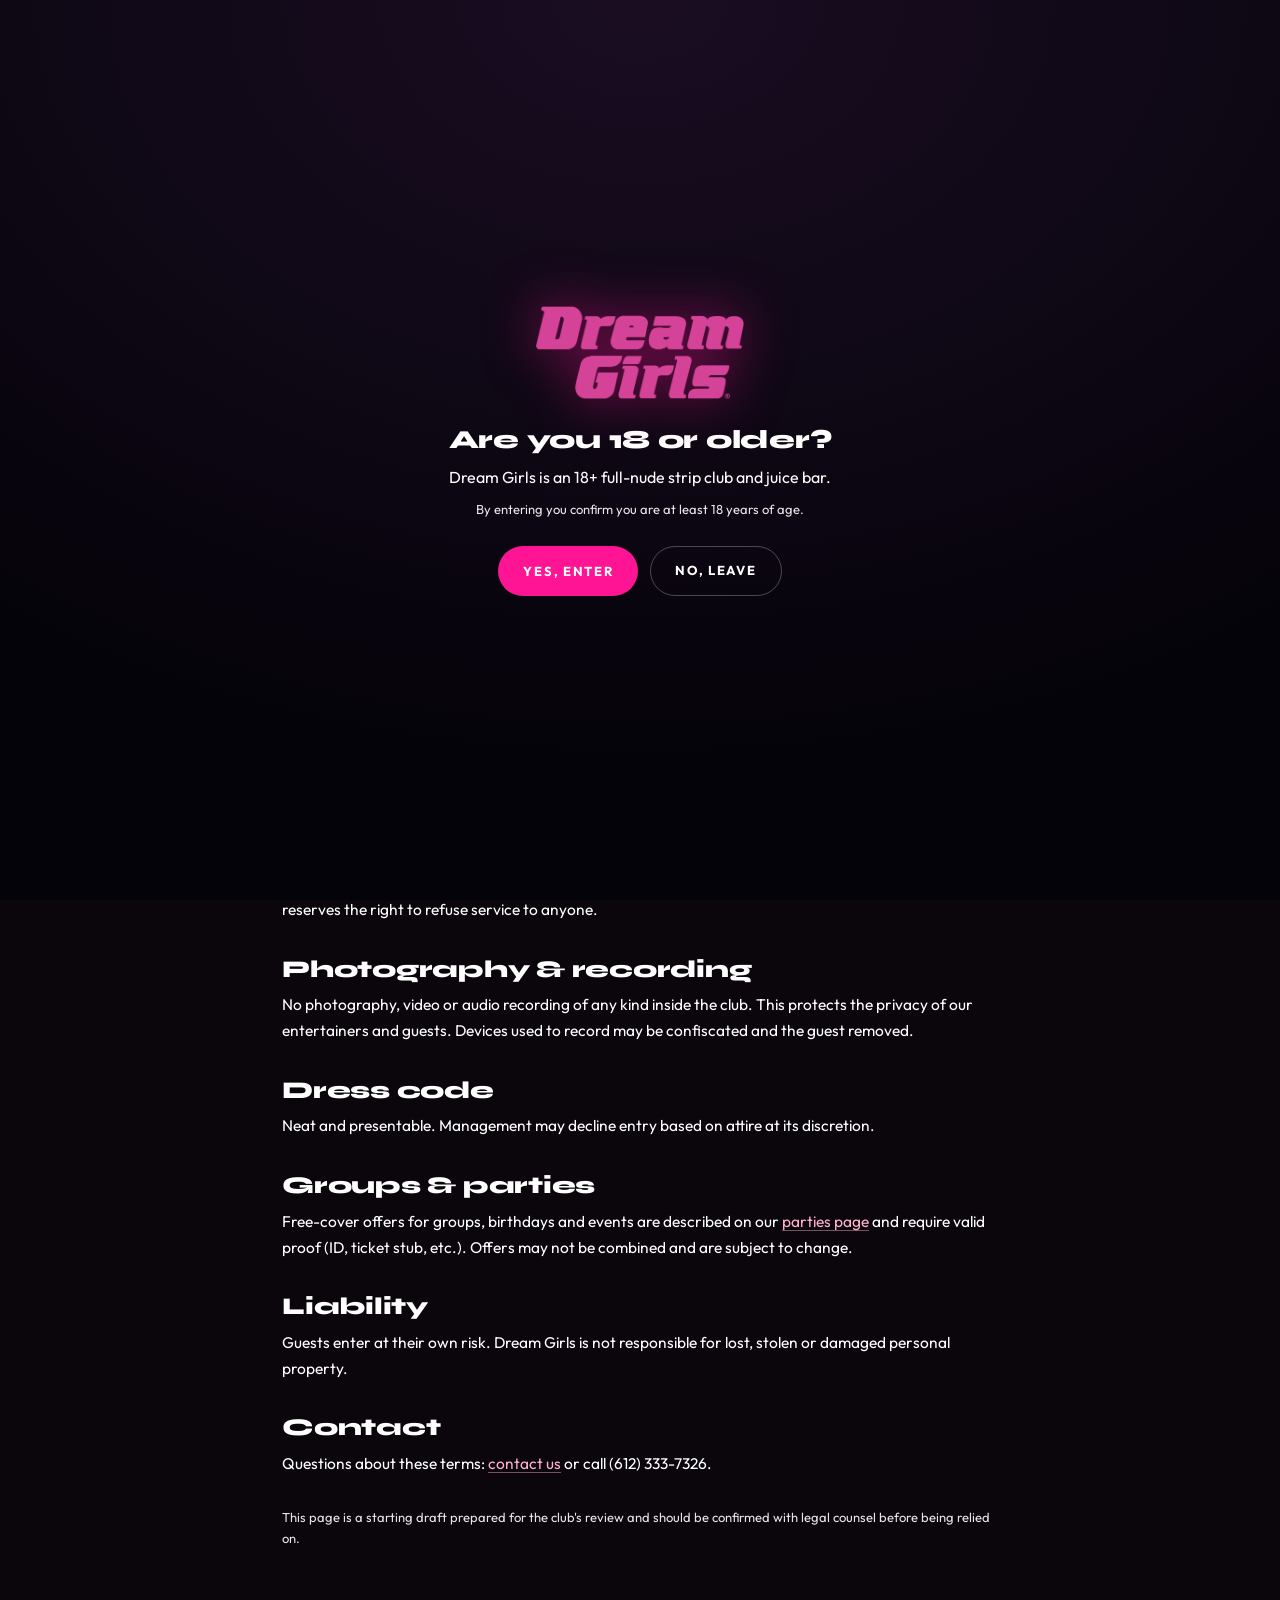
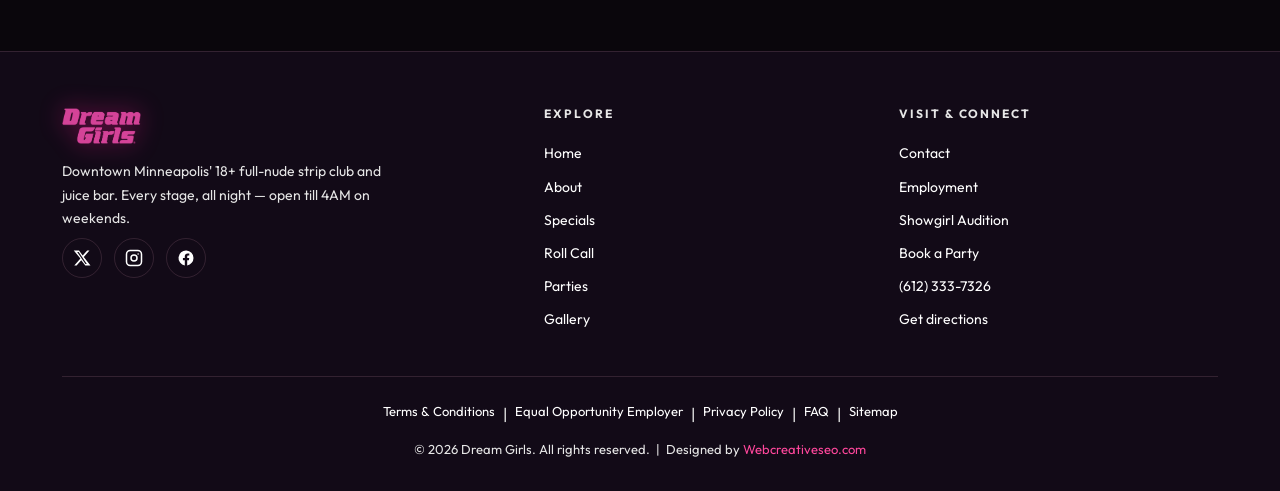
<file: terms.html>
<!DOCTYPE html>
<html lang="en">
<head>
<meta charset="UTF-8"/>
<meta name="viewport" content="width=device-width, initial-scale=1.0"/>
<title>Terms & Conditions - Dream Girls Minneapolis Strip Club</title>
<meta name="description" content="Terms of entry for Dream Girls, an 18+ full-nude strip club and juice bar in downtown Minneapolis: age and ID rules, conduct, no alcohol, no recording."/>
<link rel="preconnect" href="https://fonts.googleapis.com"/>
<link rel="preconnect" href="https://fonts.gstatic.com" crossorigin/>
<link href="https://fonts.googleapis.com/css2?family=Syne:wght@600;700;800&family=Outfit:wght@300;400;500;600;700&display=swap" rel="stylesheet"/>
<link rel="canonical" href="https://dreamgirlsstripclub.com/terms"/>
<meta property="og:title" content="Terms & Conditions - Dream Girls Minneapolis Strip Club"/>
<meta property="og:description" content="Terms of entry for Dream Girls, an 18+ full-nude strip club and juice bar in downtown Minneapolis: age and ID rules, conduct, no alcohol, no recording."/>
<meta property="og:type" content="website"/>
<meta property="og:url" content="https://dreamgirlsstripclub.com/terms"/>
<meta property="og:image" content="https://dreamgirlsstripclub.com/assets/og-image.png"/>
<meta property="og:image:width" content="1200"/>
<meta property="og:image:height" content="630"/>
<meta property="og:image:alt" content="Dream Girls — 18+ full-nude strip club in downtown Minneapolis"/>
<meta property="og:locale" content="en_US"/>
<meta property="og:site_name" content="Dream Girls"/>
<meta name="twitter:card" content="summary_large_image"/>
<meta name="twitter:site" content="@dreamgirlsmpls"/>
<meta name="twitter:title" content="Terms & Conditions - Dream Girls Minneapolis Strip Club"/>
<meta name="twitter:description" content="Terms of entry for Dream Girls, an 18+ full-nude strip club and juice bar in downtown Minneapolis: age and ID rules, conduct, no alcohol, no recording."/>
<meta name="twitter:image" content="https://dreamgirlsstripclub.com/assets/og-image.png"/>
<meta name="robots" content="index, follow"/>
<link rel="stylesheet" href="css/styles.css"/>
<script type="application/ld+json">{"@context":"https://schema.org","@graph":[{"@type":"WebSite","@id":"https://dreamgirlsstripclub.com/#website","name":"Dream Girls","url":"https://dreamgirlsstripclub.com/","publisher":{"@id":"https://dreamgirlsstripclub.com/#business"},"inLanguage":"en-US"},{"@type":["NightClub","AdultEntertainment"],"@id":"https://dreamgirlsstripclub.com/#business","name":"Dream Girls","url":"https://dreamgirlsstripclub.com/","logo":{"@id":"https://dreamgirlsstripclub.com/#logo"},"image":{"@id":"https://dreamgirlsstripclub.com/#primaryimage"},"telephone":"+1-612-333-7326","address":{"@type":"PostalAddress","streetAddress":"12 N 5th St","addressLocality":"Minneapolis","addressRegion":"MN","postalCode":"55403","addressCountry":"US"},"geo":{"@type":"GeoCoordinates","latitude":44.9799246,"longitude":-93.2727167},"hasMap":"https://maps.app.goo.gl/zmz4iUMTAG7ftsHu6","openingHoursSpecification":[{"@type":"OpeningHoursSpecification","dayOfWeek":["Wednesday","Thursday"],"opens":"20:00","closes":"03:00"},{"@type":"OpeningHoursSpecification","dayOfWeek":["Friday","Saturday"],"opens":"20:00","closes":"04:00"}],"sameAs":["https://x.com/dreamgirlsmpls","https://www.instagram.com/dreamgirlsofficial/","https://www.facebook.com/dreamgirlsminneapolis","https://www.google.com/maps/place/Dream+Girls+Strip+Club/@44.9799246,-93.2727167,17z/data=!3m1!4b1!4m6!3m5!1s0x52b3329069e89623:0xc9499bbe37a1f31c!8m2!3d44.9799246!4d-93.2727167!16s%2Fg%2F1wl4q7hw"],"areaServed":[{"@id":"https://dreamgirlsstripclub.com/#service-area"},{"@type":"State","name":"Minnesota","sameAs":"https://en.wikipedia.org/wiki/Minnesota"},{"@type":"City","name":"Minneapolis","sameAs":"https://en.wikipedia.org/wiki/Minneapolis"},{"@type":"AdministrativeArea","name":"Minneapolis–Saint Paul (Twin Cities) metropolitan area","sameAs":"https://en.wikipedia.org/wiki/Minneapolis%E2%80%93Saint_Paul"}],"knowsAbout":[{"@type":"Thing","name":"Strip club","sameAs":"https://en.wikipedia.org/wiki/Strip_club"},{"@type":"Thing","name":"Lap dance","sameAs":"https://en.wikipedia.org/wiki/Lap_dance"},{"@type":"Thing","name":"Stripper","sameAs":"https://en.wikipedia.org/wiki/Stripper"},{"@type":"Thing","name":"Nightlife","sameAs":"https://en.wikipedia.org/wiki/Nightlife"}],"keywords":"strip club, gentlemen's club, adult entertainment, exotic dancers, nude dancers, private dances, VIP room, cabaret, Minneapolis nightlife","publicAccess":true,"isAccessibleForFree":false,"tourBookingPage":"https://dreamgirlsstripclub.com/parties","amenityFeature":[{"@type":"LocationFeatureSpecification","name":"18+ admission with valid photo ID","value":true},{"@type":"LocationFeatureSpecification","name":"Juice bar — no alcohol served","value":true},{"@type":"LocationFeatureSpecification","name":"Full-nude stage entertainment","value":true},{"@type":"LocationFeatureSpecification","name":"Private dance rooms","value":true},{"@type":"LocationFeatureSpecification","name":"VIP room","value":true},{"@type":"LocationFeatureSpecification","name":"Free popcorn nightly","value":true},{"@type":"LocationFeatureSpecification","name":"Open till 4AM on weekends","value":true}],"hasOfferCatalog":{"@type":"OfferCatalog","name":"Dream Girls services","itemListElement":[{"@type":"Offer","itemOffered":{"@id":"https://dreamgirlsstripclub.com/#svc-parties"}},{"@type":"Offer","itemOffered":{"@id":"https://dreamgirlsstripclub.com/#svc-private-dances"}},{"@type":"Offer","itemOffered":{"@id":"https://dreamgirlsstripclub.com/#svc-vip-room"}}]},"potentialAction":[{"@type":"ReserveAction","name":"Book a party","target":{"@type":"EntryPoint","urlTemplate":"https://dreamgirlsstripclub.com/contact#party","actionPlatform":["http://schema.org/DesktopWebPlatform","http://schema.org/MobileWebPlatform"]}},{"@type":"ApplyAction","name":"Apply for employment","target":{"@type":"EntryPoint","urlTemplate":"https://dreamgirlsstripclub.com/employment","actionPlatform":["http://schema.org/DesktopWebPlatform","http://schema.org/MobileWebPlatform"]}},{"@type":"ApplyAction","name":"Request a showgirl audition","target":{"@type":"EntryPoint","urlTemplate":"https://dreamgirlsstripclub.com/auditions","actionPlatform":["http://schema.org/DesktopWebPlatform","http://schema.org/MobileWebPlatform"]}},{"@type":"AskAction","name":"Contact Dream Girls","target":{"@type":"EntryPoint","urlTemplate":"https://dreamgirlsstripclub.com/contact","actionPlatform":["http://schema.org/DesktopWebPlatform","http://schema.org/MobileWebPlatform"]}},{"@type":"CommunicateAction","name":"Call Dream Girls","target":{"@type":"EntryPoint","urlTemplate":"tel:+16123337326","actionPlatform":["http://schema.org/DesktopWebPlatform","http://schema.org/MobileWebPlatform"]}}]},{"@type":"ImageObject","@id":"https://dreamgirlsstripclub.com/#logo","url":"https://dreamgirlsstripclub.com/assets/dream-girls-logo.png","contentUrl":"https://dreamgirlsstripclub.com/assets/dream-girls-logo.png","width":450,"height":205,"caption":"Dream Girls logo"},{"@type":"ImageObject","@id":"https://dreamgirlsstripclub.com/#primaryimage","url":"https://dreamgirlsstripclub.com/assets/og-image.png","contentUrl":"https://dreamgirlsstripclub.com/assets/og-image.png","width":1200,"height":630,"caption":"Dream Girls — 18+ full-nude strip club in downtown Minneapolis"},{"@type":"GeoCircle","@id":"https://dreamgirlsstripclub.com/#service-area","description":"30-mile service radius anchored on Minneapolis, Minnesota","geoMidpoint":{"@type":"GeoCoordinates","latitude":44.9799246,"longitude":-93.2727167},"geoRadius":"48280"},{"@type":"BreadcrumbList","@id":"https://dreamgirlsstripclub.com/terms#breadcrumb","itemListElement":[{"@type":"ListItem","position":1,"name":"Home","item":"https://dreamgirlsstripclub.com/"},{"@type":"ListItem","position":2,"name":"Terms & Conditions","item":"https://dreamgirlsstripclub.com/terms"}]},{"@type":"WebPage","@id":"https://dreamgirlsstripclub.com/terms#webpage","url":"https://dreamgirlsstripclub.com/terms","name":"Terms & Conditions - Dream Girls Minneapolis Strip Club","description":"Terms of entry for Dream Girls, an 18+ full-nude strip club and juice bar in downtown Minneapolis: age and ID rules, conduct, no alcohol, no recording.","isPartOf":{"@id":"https://dreamgirlsstripclub.com/#website"},"about":{"@id":"https://dreamgirlsstripclub.com/#business"},"breadcrumb":{"@id":"https://dreamgirlsstripclub.com/terms#breadcrumb"},"primaryImageOfPage":{"@id":"https://dreamgirlsstripclub.com/#primaryimage"},"inLanguage":"en-US"},{"@type":"Service","@id":"https://dreamgirlsstripclub.com/#svc-parties","name":"Bachelor, bachelorette & group parties","url":"https://dreamgirlsstripclub.com/parties","provider":{"@id":"https://dreamgirlsstripclub.com/#business"}},{"@type":"Service","@id":"https://dreamgirlsstripclub.com/#svc-private-dances","name":"Private dances","url":"https://dreamgirlsstripclub.com/specials","provider":{"@id":"https://dreamgirlsstripclub.com/#business"}},{"@type":"Service","@id":"https://dreamgirlsstripclub.com/#svc-vip-room","name":"VIP room","url":"https://dreamgirlsstripclub.com/parties","provider":{"@id":"https://dreamgirlsstripclub.com/#business"}}]}</script>
</head>
<body>

<div id="agegate">
  <div class="box">
    <img src="assets/dream-girls-logo.png" alt="Dream Girls"/>
    <h2>Are you 18 or older?</h2>
    <p>Dream Girls is an 18+ full-nude strip club and juice bar.</p>
    <p class="sub">By entering you confirm you are at least 18 years of age.</p>
    <div class="row">
      <button class="btn btn-primary" onclick="enterSite()">Yes, enter</button>
      <a class="btn btn-ghost" href="https://www.google.com">No, leave</a>
    </div>
  </div>
</div>

<header class="nav">
  <div class="wrap nav-inner">
    <a class="brand" href="/"><img src="assets/dream-girls-logo.png" alt="Dream Girls"/></a>
    <nav class="nav-links" id="navLinks">
      <a href="/">Home</a>
      <a href="about">About</a>
      <a href="specials">Specials</a>
      <a href="roll-call">Roll Call</a>
      <a href="parties">Parties</a>
      <a href="gallery">Gallery</a>
      <div class="has-sub">
        <a href="contact">Contact</a>
        <div class="submenu">
          <a href="employment">Employment</a>
          <a href="auditions">Showgirl Audition</a>
        </div>
      </div>
    </nav>
    <div class="nav-cta">
      <a class="btn btn-primary" href="contact#party">Book a Party</a>
      <button class="burger" id="burger" aria-label="Menu">
        <svg viewBox="0 0 24 24" fill="none" stroke="currentColor" stroke-width="2"><line x1="3" y1="6" x2="21" y2="6"/><line x1="3" y1="12" x2="21" y2="12"/><line x1="3" y1="18" x2="21" y2="18"/></svg>
      </button>
    </div>
  </div>
</header>

<main>
<div class="page active">
  <section>
    <div class="wrap legal-body">
      <div class="section-head">
        <span class="eyebrow">Terms &amp; Conditions</span>
        <h1>Terms &amp; conditions of entry</h1>
        <p class="updated">Last updated: September 2026</p>
        <p>These terms apply to every guest of Dream Girls, an 18+ full-nude strip club and juice bar at 12 N 5th St, Minneapolis, MN 55403. By entering the club you agree to them.</p>
      </div>
      <h2>Age &amp; identification</h2>
      <p>Guests must be 18 years of age or older. A valid, unexpired government-issued photo ID is required for entry, no exceptions. Our sister club Sneaky Pete's is 21+ and separately licensed.</p>
      <h2>No alcohol</h2>
      <p>Dream Girls is a juice bar. No alcohol is sold, served or permitted on the premises, and outside beverages may not be brought in. Every guest orders at least one beverage. Guests who appear intoxicated may be refused entry or asked to leave.</p>
      <h2>Cover &amp; pricing</h2>
      <p>Cover, beverage and dance prices are posted on our <a class="il" href="specials">specials page</a> and at the door, and may change without notice. Private dance and VIP room pricing is set at the club. All sales are final.</p>
      <h2>Conduct</h2>
      <p>Treat our entertainers and staff with respect. Touching an entertainer without invitation, harassment, aggressive behavior, or refusing a staff instruction will result in removal without refund. Management reserves the right to refuse service to anyone.</p>
      <h2>Photography &amp; recording</h2>
      <p>No photography, video or audio recording of any kind inside the club. This protects the privacy of our entertainers and guests. Devices used to record may be confiscated and the guest removed.</p>
      <h2>Dress code</h2>
      <p>Neat and presentable. Management may decline entry based on attire at its discretion.</p>
      <h2>Groups &amp; parties</h2>
      <p>Free-cover offers for groups, birthdays and events are described on our <a class="il" href="parties">parties page</a> and require valid proof (ID, ticket stub, etc.). Offers may not be combined and are subject to change.</p>
      <h2>Liability</h2>
      <p>Guests enter at their own risk. Dream Girls is not responsible for lost, stolen or damaged personal property.</p>
      <h2>Contact</h2>
      <p>Questions about these terms: <a class="il" href="contact">contact us</a> or call (612) 333-7326.</p>
      <p class="updated" style="margin-top:30px">This page is a starting draft prepared for the club's review and should be confirmed with legal counsel before being relied on.</p>
    </div>
  </section>
</div>
</main>

<footer>
  <div class="wrap">
    <div class="foot-top">
      <div>
        <img src="assets/dream-girls-logo.png" alt="Dream Girls"/>
        <p>Downtown Minneapolis' 18+ full-nude strip club and juice bar. Every stage, all night — open till 4AM on weekends.</p>
        <div class="socials">
          <a href="https://x.com/dreamgirlsmpls" target="_blank" rel="noopener" aria-label="X"><svg viewBox="0 0 24 24" fill="currentColor"><path d="M18.9 2H22l-7.6 8.7L23.3 22h-6.9l-5.4-7-6.2 7H1.7l8.2-9.3L1 2h7l4.9 6.5L18.9 2zm-2.4 18h1.9L7.6 4H5.6l10.9 16z"/></svg></a>
          <a href="https://www.instagram.com/dreamgirlsofficial/" target="_blank" rel="noopener" aria-label="Instagram"><svg viewBox="0 0 24 24" fill="none" stroke="currentColor" stroke-width="2"><rect x="2" y="2" width="20" height="20" rx="5"/><circle cx="12" cy="12" r="4"/><circle cx="17.5" cy="6.5" r="1" fill="currentColor" stroke="none"/></svg></a>
          <a href="https://www.facebook.com/dreamgirlsminneapolis" target="_blank" rel="noopener" aria-label="Facebook"><svg viewBox="0 0 24 24" fill="currentColor"><path d="M22 12a10 10 0 10-11.6 9.9v-7H7.9V12h2.5V9.8c0-2.5 1.5-3.9 3.8-3.9 1.1 0 2.2.2 2.2.2v2.5h-1.2c-1.2 0-1.6.8-1.6 1.6V12h2.7l-.4 2.9h-2.3v7A10 10 0 0022 12z"/></svg></a>
        </div>
      </div>
      <div class="foot-col">
        <h4>Explore</h4>
        <a href="/">Home</a>
        <a href="about">About</a>
        <a href="specials">Specials</a>
        <a href="roll-call">Roll Call</a>
        <a href="parties">Parties</a>
        <a href="gallery">Gallery</a>
      </div>
      <div class="foot-col">
        <h4>Visit &amp; connect</h4>
        <a href="contact">Contact</a>
        <a href="employment">Employment</a>
        <a href="auditions">Showgirl Audition</a>
        <a href="contact#party">Book a Party</a>
        <a href="tel:+16123337326">(612) 333-7326</a>
        <a href="https://maps.app.goo.gl/zmz4iUMTAG7ftsHu6" target="_blank" rel="noopener">Get directions</a>
      </div>
    </div>
    <div class="legal">
      <div class="links">
        <a href="terms">Terms &amp; Conditions</a><span>|</span>
        <a href="employment">Equal Opportunity Employer</a><span>|</span>
        <a href="privacy">Privacy Policy</a><span>|</span>
        <a href="faq">FAQ</a><span>|</span>
        <a href="sitemap.xml">Sitemap</a>
      </div>
      <div class="copy">© 2026 Dream Girls. All rights reserved. &nbsp;|&nbsp; Designed by <a href="https://webcreativeseo.com" target="_blank" rel="noopener">Webcreativeseo.com</a></div>
    </div>
  </div>
</footer>

<script>
  function enterSite(){ try{localStorage.setItem("dg_age_ok","1");}catch(e){} document.getElementById("agegate").classList.add("hidden"); }
  try{ if(localStorage.getItem("dg_age_ok")==="1"){ document.getElementById("agegate").classList.add("hidden"); } }catch(e){}
  document.getElementById("burger").addEventListener("click", function(){ document.getElementById("navLinks").classList.toggle("open"); });
</script>
<script src="js/site.js"></script>
</body>
</html>
</file>
<file: css/styles.css>
:root{
    --night:#0a060c;
    --night-2:#120a17;
    --card:#180e1f;
    --card-2:#20132a;
    --line:rgba(255,176,202,.14);
    --line-strong:rgba(255,20,147,.35);
    --pink:#ff1493;
    --pink-2:#ff479c;
    --pink-soft:#ffb0ca;
    --violet:#a855f7;
    --violet-2:#7105c2;
    --ink:#ffffff;
    --muted:#ffffff;
    --muted-2:#e6e6e6;
    --gold:#f5d18a;
    --maxw:1200px;
    --r:14px;
    --r-lg:22px;
    --glow:0 0 22px rgba(255,20,147,.55);
  }
  *{box-sizing:border-box;margin:0;padding:0}
  html{scroll-behavior:smooth}
  body{
    background:var(--night);
    color:var(--ink);
    font-family:'Outfit',system-ui,sans-serif;
    font-size:16px;line-height:1.65;
    -webkit-font-smoothing:antialiased;
    overflow-x:hidden;
  }
  h1,h2,h3,h4{font-family:'Syne',sans-serif;line-height:1.08;letter-spacing:-.01em;font-weight:800}
  a{color:inherit;text-decoration:none}
  img{max-width:100%;display:block}
  .wrap{max-width:var(--maxw);margin:0 auto;padding:0 22px}
  .eyebrow{font-size:12px;letter-spacing:.22em;text-transform:uppercase;color:var(--pink-soft);font-weight:700}
  .pink{color:var(--pink-2)}
  .violet{color:var(--violet)}
  .muted{color:var(--muted)}

  /* ---------- AGE GATE ---------- */
  #agegate{
    position:fixed;inset:0;z-index:1000;
    background:radial-gradient(120% 120% at 50% 0%, #1a0d22 0%, #05030a 70%);
    display:flex;align-items:center;justify-content:center;padding:24px;text-align:center;
  }
  #agegate .box{max-width:460px}
  #agegate img{width:210px;margin:0 auto 26px;filter:drop-shadow(0 0 26px rgba(255,20,147,.5))}
  #agegate h2{font-size:26px;margin-bottom:10px}
  #agegate p{color:var(--muted);margin-bottom:8px}
  #agegate .sub{font-size:13px;color:var(--muted-2);margin-bottom:26px}
  #agegate .row{display:flex;gap:12px;justify-content:center;flex-wrap:wrap}
  .hidden{display:none!important}

  /* ---------- BUTTONS ---------- */
  .btn{
    display:inline-flex;align-items:center;gap:9px;
    font-family:'Outfit';font-weight:700;font-size:13px;letter-spacing:.13em;text-transform:uppercase;
    padding:13px 24px;border-radius:999px;cursor:pointer;border:1px solid transparent;
    transition:transform .15s ease, box-shadow .2s ease, background .2s ease;white-space:nowrap;
  }
  .btn-primary{background:var(--pink);color:#fff;box-shadow:0 0 0 rgba(255,20,147,0)}
  .btn-primary:hover{background:linear-gradient(135deg,var(--pink) 0%,var(--violet-2) 100%);box-shadow:0 10px 30px -6px rgba(255,20,147,.6);transform:translateY(-1px)}
  .btn-ghost{background:transparent;border-color:rgba(246,236,242,.28);color:var(--ink)}
  .btn-ghost:hover{border-color:var(--pink-2);color:var(--pink-soft)}
  .btn-dark{background:#000;color:#fff;border-color:rgba(255,255,255,.1)}
  .btn-dark:hover{background:var(--violet-2)}

  /* ---------- NAV ---------- */
  header.nav{
    position:sticky;top:0;z-index:500;
    background:rgba(10,6,12,.82);backdrop-filter:blur(14px);
    border-bottom:1px solid var(--line);
  }
  .nav-inner{display:flex;align-items:center;justify-content:space-between;height:72px}
  .brand img{height:34px;filter:drop-shadow(0 0 12px rgba(255,20,147,.4))}
  .nav-links{display:flex;align-items:center;gap:4px}
  .nav-links a{
    font-size:13px;font-weight:600;letter-spacing:.06em;text-transform:uppercase;color:var(--muted);
    padding:9px 13px;border-radius:999px;transition:color .18s, background .18s;position:relative;cursor:pointer;
  }
  .nav-links a:hover{color:var(--pink-soft)}
  .nav-links a.active{color:#fff}
  .nav-links a.active::after{content:"";position:absolute;left:13px;right:13px;bottom:2px;height:2px;background:var(--pink);border-radius:2px}
  .nav-cta{display:flex;align-items:center;gap:10px}
  .burger{display:none;background:none;border:0;color:var(--ink);cursor:pointer;padding:8px}
  .burger svg{width:26px;height:26px}

  /* dropdown for Contact */
  .has-sub{position:relative}
  .submenu{
    position:absolute;top:calc(100% + 6px);left:50%;transform:translateX(-50%);
    background:var(--card-2);border:1px solid var(--line);border-radius:12px;padding:8px;min-width:210px;
    display:none;flex-direction:column;gap:2px;box-shadow:0 20px 40px -12px rgba(0,0,0,.7);
  }
  .has-sub:hover .submenu{display:flex}
  .submenu a{text-align:left;padding:10px 14px;border-radius:8px}
  .submenu a:hover{background:rgba(255,20,147,.12)}

  /* ---------- SECTIONS / PAGES ---------- */
  .page{display:none;animation:fade .3s ease}
  .page.active{display:block}
  @keyframes fade{from{opacity:0;transform:translateY(6px)}to{opacity:1;transform:none}}
  section{padding:76px 0}
  .section-head{max-width:720px;margin-bottom:44px}
  .section-head h2,.section-head h1{font-size:clamp(30px,5vw,46px);margin:10px 0 14px}
  .section-head p{color:var(--muted);font-size:18px}
  .center{text-align:center;margin-left:auto;margin-right:auto}

  /* ---------- HERO ---------- */
  .hero{
    position:relative;overflow:hidden;text-align:center;
    padding:90px 0 84px;
    background:
      radial-gradient(90% 60% at 50% -10%, rgba(255,20,147,.22) 0%, transparent 60%),
      radial-gradient(70% 50% at 85% 20%, rgba(113,5,194,.28) 0%, transparent 55%),
      var(--night);
  }
  .hero::before,.hero::after{content:"";position:absolute;border-radius:50%;filter:blur(90px);pointer-events:none;z-index:0}
  .hero::before{width:420px;height:420px;background:rgba(255,20,147,.16);top:-120px;left:-80px}
  .hero::after{width:420px;height:420px;background:rgba(168,85,247,.18);bottom:-160px;right:-60px}
  .hero .wrap{position:relative;z-index:1}
  .hero-logo{width:min(430px,80vw);margin:0 auto 26px;filter:drop-shadow(0 0 30px rgba(255,20,147,.55))}
  .neon{animation:flick 5.5s infinite alternate}
  @keyframes flick{0%,18%,22%,25%,53%,57%,100%{opacity:1}20%,24%,55%{opacity:.72}}
  .hero h1{font-size:clamp(30px,6vw,58px);margin-bottom:18px;letter-spacing:-.02em}
  .hero p.lead{font-size:clamp(16px,2.4vw,20px);color:var(--muted);max-width:620px;margin:0 auto 30px}
  .hero-cta{display:flex;gap:14px;justify-content:center;flex-wrap:wrap}
  .marquee{
    margin-top:44px;border-top:1px solid var(--line);border-bottom:1px solid var(--line);
    padding:16px 0;overflow:hidden;white-space:nowrap;
  }
  .marquee .track{display:inline-block;animation:scroll 22s linear infinite}
  .marquee span{
    font-family:'Syne';font-weight:700;font-size:15px;letter-spacing:.14em;text-transform:uppercase;
    color:var(--muted);margin:0 26px;
  }
  .marquee b{color:var(--pink-2)}
  @keyframes scroll{from{transform:translateX(0)}to{transform:translateX(-50%)}}

  /* fact strip */
  .facts{display:grid;grid-template-columns:repeat(4,1fr);gap:1px;background:var(--line);border:1px solid var(--line);border-radius:var(--r-lg);overflow:hidden;margin-top:6px}
  .fact{background:var(--night-2);padding:22px 18px;text-align:center}
  .fact .k{font-family:'Syne';font-weight:800;font-size:22px;color:var(--pink-soft)}
  .fact .l{font-size:12px;letter-spacing:.14em;text-transform:uppercase;color:var(--muted-2);margin-top:4px}

  /* ---------- CARDS / GRIDS ---------- */
  .grid{display:grid;gap:22px}
  .g2{grid-template-columns:repeat(2,1fr)}
  .g3{grid-template-columns:repeat(3,1fr)}
  .g4{grid-template-columns:repeat(4,1fr)}
  .card{
    background:var(--card);border:1px solid var(--line);border-radius:var(--r-lg);padding:28px;
    transition:border-color .2s, box-shadow .2s, transform .2s;
  }
  .card.hoverable:hover{border-color:var(--line-strong);box-shadow:0 16px 40px -14px rgba(255,20,147,.28);transform:translateY(-3px)}
  .card h3{font-size:22px;margin-bottom:10px}
  .card p{color:var(--muted);font-size:15px}
  .pill{display:inline-flex;align-items:center;gap:7px;font-size:11px;font-weight:700;letter-spacing:.12em;text-transform:uppercase;
    padding:6px 13px;border-radius:999px;background:rgba(255,20,147,.1);color:var(--pink-2);border:1px solid var(--line-strong)}
  .pill.violet{background:rgba(168,85,247,.12);color:#d9b8ff;border-color:rgba(168,85,247,.35)}
  .pill.gold{background:rgba(245,209,138,.1);color:var(--gold);border-color:rgba(245,209,138,.3)}
  .price{font-family:'Syne';font-weight:800;color:var(--pink-soft)}

  /* photo placeholder */
  .ph{
    position:relative;border-radius:var(--r);overflow:hidden;
    background:
      repeating-linear-gradient(135deg,rgba(255,20,147,.05) 0 14px,transparent 14px 28px),
      linear-gradient(160deg,var(--card-2),var(--card));
    border:1px dashed rgba(255,176,202,.28);
    display:flex;align-items:center;justify-content:center;text-align:center;color:var(--muted-2);
    aspect-ratio:3/4;
  }
  .ph.wide{aspect-ratio:16/10}
  .ph .ph-in{padding:16px}
  .ph svg{width:34px;height:34px;opacity:.5;margin-bottom:8px}
  .ph b{display:block;font-family:'Syne';font-size:14px;color:var(--muted);letter-spacing:.04em}
  .ph small{font-size:11px;letter-spacing:.12em;text-transform:uppercase}
  .ph.has-img{border:1px solid var(--line-strong);background:var(--card)}
  .ph.has-img img{position:absolute;inset:0;width:100%;height:100%;object-fit:cover;display:block}
  a.ph.has-img{cursor:zoom-in;transition:transform .25s ease,box-shadow .25s ease}
  a.ph.has-img:hover{transform:translateY(-3px);box-shadow:0 14px 34px rgba(255,20,147,.18)}

  /* specials list */
  .special{display:flex;gap:18px;padding:22px 0;border-bottom:1px solid var(--line)}
  .special:last-child{border-bottom:0}
  .special .num{font-family:'Syne';font-weight:800;font-size:26px;color:var(--pink);min-width:42px;line-height:1}
  .special h3{font-size:19px;margin-bottom:5px}
  .special p{color:var(--muted);font-size:15px}
  .special .tag{color:var(--pink-soft);font-weight:600}

  .weekly{display:grid;grid-template-columns:repeat(3,1fr);gap:18px}
  .weekly .card h3{font-size:18px}

  /* hours + info */
  .hours{width:100%;border-collapse:collapse}
  .hours td{padding:11px 0;border-bottom:1px solid var(--line);font-size:15px}
  .hours td:first-child{color:var(--muted);font-weight:600}
  .hours td:last-child{text-align:right;color:var(--ink);font-weight:600}
  .hours tr.closed td{color:var(--muted-2)}
  .info-row{display:flex;gap:14px;align-items:flex-start;padding:14px 0;border-bottom:1px solid var(--line)}
  .info-row:last-child{border-bottom:0}
  .info-row svg{width:22px;height:22px;color:var(--pink-2);flex-shrink:0;margin-top:2px}
  .info-row .lab{font-size:12px;letter-spacing:.14em;text-transform:uppercase;color:var(--muted-2)}
  .info-row .val{font-weight:600}
  .info-row a.val:hover{color:var(--pink-soft)}

  /* forms */
  .form-tabs{display:flex;gap:8px;flex-wrap:wrap;margin-bottom:26px}
  .form-tab{padding:11px 20px;border-radius:999px;border:1px solid var(--line);background:var(--card);
    font-size:13px;font-weight:600;letter-spacing:.06em;text-transform:uppercase;color:var(--muted);cursor:pointer;transition:.18s}
  .form-tab.active{background:var(--pink);color:#fff;border-color:var(--pink)}
  .form-panel{display:none}
  .form-panel.active{display:block}
  .field{margin-bottom:16px}
  .field label{display:block;font-size:12px;letter-spacing:.1em;text-transform:uppercase;color:var(--muted);margin-bottom:7px;font-weight:600}
  .field input,.field select,.field textarea{
    width:100%;background:var(--night-2);border:1px solid rgba(246,236,242,.16);border-radius:10px;
    padding:13px 14px;color:var(--ink);font-family:'Outfit';font-size:15px;transition:border-color .18s, box-shadow .18s;
  }
  .field textarea{min-height:120px;resize:vertical}
  .field input:focus,.field select:focus,.field textarea:focus{outline:none;border-color:var(--pink-2);box-shadow:0 0 0 3px rgba(255,20,147,.16)}
  .field.two{display:grid;grid-template-columns:1fr 1fr;gap:14px}
  .form-note{font-size:13px;color:var(--muted-2);margin-top:12px}

  /* map card */
  .map-card{background:var(--card);border:1px solid var(--line);border-radius:var(--r-lg);overflow:hidden}
  .map-visual{
    aspect-ratio:16/8;position:relative;
    background:
      radial-gradient(circle at 40% 45%, rgba(255,20,147,.25), transparent 40%),
      repeating-linear-gradient(0deg,rgba(255,255,255,.04) 0 1px,transparent 1px 40px),
      repeating-linear-gradient(90deg,rgba(255,255,255,.04) 0 1px,transparent 1px 40px),
      var(--card-2);
    display:flex;align-items:center;justify-content:center;
  }
  .map-pin{text-align:center}
  .map-pin svg{width:40px;height:40px;color:var(--pink);filter:drop-shadow(0 0 12px rgba(255,20,147,.7))}
  .map-body{padding:22px;display:flex;justify-content:space-between;align-items:center;gap:16px;flex-wrap:wrap}

  /* about split */
  .split{display:grid;grid-template-columns:1fr 1fr;gap:40px;align-items:center}
  .stack>*+*{margin-top:14px}
  ul.check{list-style:none;margin-top:14px}
  ul.check li{position:relative;padding-left:28px;margin-bottom:10px;color:var(--muted)}
  ul.check li::before{content:"";position:absolute;left:0;top:7px;width:15px;height:15px;border-radius:50%;
    background:var(--pink);box-shadow:0 0 8px rgba(255,20,147,.6)}

  /* gallery */
  .gtabs{display:flex;gap:10px;flex-wrap:wrap;margin:22px 0 4px}
  .gtabs button{
    font-family:'Syne';font-weight:700;font-size:14px;letter-spacing:.04em;cursor:pointer;
    padding:10px 20px;border-radius:999px;color:var(--muted);
    background:rgba(255,255,255,.03);border:1px solid var(--line-strong);transition:all .2s ease}
  .gtabs button:hover{color:var(--pink-soft);border-color:var(--pink-2)}
  .gtabs button.active{color:#fff;background:rgba(255,20,147,.16);border-color:var(--pink-2);
    box-shadow:0 0 18px rgba(255,20,147,.25)}
  .gchapter{display:none;padding-top:34px}
  .gchapter.active{display:block}
  .gchapter .section-head p{max-width:620px}
  .gfig{margin:0;display:flex;flex-direction:column;gap:9px}
  .gfig .ph{aspect-ratio:850/550}
  .gfig figcaption{font-style:italic;font-size:14px;color:var(--muted);letter-spacing:.02em;padding-left:2px}
  .gchap-grid .gfig.wide2{grid-column:span 2}
  .gchap-grid .gfig.wide2 .ph{aspect-ratio:auto;flex:1;min-height:100%}
  .gcta{margin-top:26px}
  .gclose{display:flex;align-items:center;justify-content:space-between;gap:28px;flex-wrap:wrap;
    padding:34px;border-radius:var(--r);border:1px solid var(--line-strong);
    background:linear-gradient(160deg,var(--card-2),var(--card))}
  .gclose h2{font-size:clamp(24px,3.4vw,34px);margin-bottom:8px}
  .gclose-btns{display:flex;gap:12px;flex-wrap:wrap}
  .lb{position:fixed;inset:0;z-index:200;display:none;align-items:center;justify-content:center;
    background:rgba(5,2,10,.92);backdrop-filter:blur(6px);padding:4vh 4vw}
  .lb.open{display:flex}
  .lb img{max-width:100%;max-height:82vh;border-radius:14px;border:1px solid var(--line-strong);
    box-shadow:0 30px 80px rgba(0,0,0,.6)}
  .lb .lb-cap{position:absolute;bottom:26px;left:0;right:0;text-align:center;font-style:italic;
    color:var(--muted);font-size:15px;pointer-events:none}
  .lb button{position:absolute;background:none;border:0;cursor:pointer;color:#fff;opacity:.65;transition:opacity .2s}
  .lb button:hover{opacity:1}
  .lb .lb-x{top:16px;right:22px;font-size:36px;line-height:1}
  .lb .lb-prev,.lb .lb-next{top:50%;transform:translateY(-50%);font-size:44px;line-height:1;padding:20px 14px}
  .lb .lb-prev{left:8px}
  .lb .lb-next{right:8px}
  .gallery-grid{display:grid;grid-template-columns:repeat(4,1fr);gap:14px}
  .gallery-grid{align-items:stretch}

  /* CTA band */
  .band{
    border-radius:var(--r-lg);padding:52px 40px;text-align:center;
    background:linear-gradient(135deg,rgba(255,20,147,.16),rgba(113,5,194,.18));
    border:1px solid var(--line-strong);
  }
  .band h2{font-size:clamp(26px,4vw,38px);margin-bottom:12px}
  .band p{color:var(--muted);max-width:520px;margin:0 auto 26px}

  /* ---------- FOOTER ---------- */
  footer{border-top:1px solid var(--line);background:var(--night-2);padding:56px 0 30px;margin-top:20px}
  .foot-top{display:grid;grid-template-columns:1.4fr 1fr 1fr;gap:36px;margin-bottom:40px}
  .foot-top img{height:36px;margin-bottom:16px;filter:drop-shadow(0 0 12px rgba(255,20,147,.4))}
  .foot-top p{color:var(--muted-2);font-size:14px;max-width:320px}
  .foot-col h4{font-family:'Outfit';font-size:12px;letter-spacing:.16em;text-transform:uppercase;color:var(--muted-2);margin-bottom:16px;font-weight:700}
  .foot-col a{display:block;color:var(--muted);font-size:14px;padding:5px 0;cursor:pointer}
  .foot-col a:hover{color:var(--pink-soft)}
  .socials{display:flex;gap:12px;margin-top:8px}
  .socials a{width:40px;height:40px;border-radius:50%;border:1px solid var(--line);display:flex;align-items:center;justify-content:center;transition:.2s}
  .socials a:hover{border-color:var(--pink-2);background:rgba(255,20,147,.1)}
  .socials svg{width:18px;height:18px;color:var(--muted)}
  .socials a:hover svg{color:var(--pink-soft)}
  .legal{border-top:1px solid var(--line);padding-top:24px;text-align:center}
  .legal .links{display:flex;gap:8px;justify-content:center;flex-wrap:wrap;margin-bottom:12px}
  .legal .links a{font-size:13px;color:var(--muted);cursor:pointer}
  .legal .links a:hover{color:var(--pink-soft)}
  .legal .links span{color:var(--muted-2)}
  .legal .copy{font-size:13px;color:var(--muted-2)}
  .legal .copy a{color:var(--pink-2)}

  /* ---------- RESPONSIVE ---------- */
  @media(max-width:900px){
    .nav-links{
      position:fixed;top:72px;left:0;right:0;background:var(--night-2);border-bottom:1px solid var(--line);
      flex-direction:column;align-items:stretch;gap:0;padding:10px;display:none;max-height:calc(100vh - 72px);overflow:auto;
    }
    .nav-links.open{display:flex}
    .nav-links a{padding:14px;border-radius:10px}
    .nav-links a.active::after{display:none}
    .nav-links a.active{background:rgba(255,20,147,.12)}
    .submenu{position:static;transform:none;display:flex;background:transparent;border:0;box-shadow:none;padding:0 0 0 14px;min-width:0}
    .burger{display:block}
    .nav-cta .btn-primary{display:none}
    .split{grid-template-columns:1fr;gap:26px}
    .g4,.weekly,.facts{grid-template-columns:repeat(2,1fr)}
    .g3{grid-template-columns:1fr}
    .gallery-grid{grid-template-columns:repeat(2,1fr)}
    .foot-top{grid-template-columns:1fr;gap:28px}
  }
  @media(max-width:560px){
    .g2,.g4,.weekly,.facts,.gallery-grid{grid-template-columns:1fr}
    .field.two{grid-template-columns:1fr}
    section{padding:56px 0}
    .band{padding:40px 22px}
  }
  @media(prefers-reduced-motion:reduce){
    *{animation:none!important;transition:none!important;scroll-behavior:auto!important}
  }

  .il{color:var(--pink-soft);text-decoration:underline;text-decoration-color:rgba(255,176,202,.45);text-underline-offset:3px;transition:color .15s,text-decoration-color .15s}
  .il:hover{color:#fff;text-decoration-color:var(--pink-2)}
  .legal-body{max-width:760px}
  .legal-body h2{font-size:24px;margin:34px 0 10px}
  .legal-body p,.legal-body li{color:var(--muted);font-size:15.5px}
  .legal-body ul{padding-left:22px;margin:8px 0 14px}
  .legal-body .updated{font-size:13px;color:var(--muted-2);margin-bottom:6px}
  .faq details{border:1px solid var(--line);border-radius:14px;background:var(--card);margin-bottom:12px}
  .faq summary{cursor:pointer;padding:18px 22px;font-family:'Syne';font-weight:700;font-size:17px;list-style:none;display:flex;justify-content:space-between;align-items:center;gap:12px}
  .faq summary::-webkit-details-marker{display:none}
  .faq summary::after{content:"+";color:var(--pink-2);font-size:22px;font-weight:400;flex-shrink:0}
  .faq details[open] summary::after{content:"–"}
  .faq details p{padding:0 22px 18px;color:var(--muted);font-size:15px}

  /* specials icon tiles */
  .sp-ico{flex-shrink:0;width:64px;height:64px;border-radius:16px;display:flex;align-items:center;justify-content:center;
    background:linear-gradient(145deg,rgba(255,20,147,.18),rgba(113,5,194,.22));border:1px solid var(--line-strong);
    box-shadow:inset 0 0 18px rgba(255,20,147,.12),0 0 18px rgba(255,20,147,.18);color:var(--pink-2)}
  .sp-ico .ni{width:36px;height:36px;filter:drop-shadow(0 0 5px rgba(255,71,156,.7))}
  @media(max-width:560px){.sp-ico{width:52px;height:52px;border-radius:13px}.sp-ico .ni{width:30px;height:30px}}
  .sp-grid{display:grid;grid-template-columns:repeat(auto-fill,minmax(270px,1fr));gap:22px}
  .sp-card{background:rgba(255,255,255,.02);border:1px solid var(--line-strong);border-radius:18px;overflow:hidden;display:flex;flex-direction:column;transition:transform .2s ease,border-color .2s ease,box-shadow .2s ease}
  .sp-card:hover{transform:translateY(-3px);border-color:var(--pink-2);box-shadow:0 14px 30px rgba(0,0,0,.5),0 0 18px rgba(255,20,147,.18)}
  .sp-card img{width:100%;height:auto;aspect-ratio:850/550;object-fit:cover;display:block}
  .sp-card .sp-body{padding:15px 17px 19px}
  .sp-card h3{font-size:17px;margin-bottom:6px}
  .sp-card p{color:var(--muted);font-size:14px}

/* ═══════════════ v2 STYLE SYSTEM — Stitch-grade nightlife ═══════════════ */
:root{--plum:#1a0d22;--plum-2:#22102d;--glow-pink:0 0 24px rgba(255,20,147,.55);--glow-violet:0 0 24px rgba(168,85,247,.5)}

/* gradient display headline */
.grad{background:linear-gradient(120deg,#ffffff 0%,#ff479c 45%,#c084fc 100%);-webkit-background-clip:text;background-clip:text;-webkit-text-fill-color:transparent;color:transparent}
.grad-pink{background:linear-gradient(120deg,#ff1493,#ff8ac2);-webkit-background-clip:text;background-clip:text;-webkit-text-fill-color:transparent;color:transparent}
h1.xl{font-size:clamp(38px,6.4vw,76px);letter-spacing:-.025em;line-height:1.02}

/* section bands — alternating plum depths like Stitch */
.band-plum{background:linear-gradient(180deg,var(--plum) 0%,var(--night) 100%)}
.band-plum-2{background:linear-gradient(180deg,var(--night) 0%,var(--plum-2) 50%,var(--night) 100%)}
.band-glow{position:relative;overflow:hidden}
.band-glow::before{content:"";position:absolute;width:520px;height:520px;border-radius:50%;filter:blur(110px);background:rgba(255,20,147,.14);top:-200px;right:-120px;pointer-events:none}
.band-glow::after{content:"";position:absolute;width:520px;height:520px;border-radius:50%;filter:blur(110px);background:rgba(113,5,194,.18);bottom:-220px;left:-140px;pointer-events:none}
.band-glow>.wrap{position:relative;z-index:1}

/* breadcrumb (matches BreadcrumbList schema) */
.crumb{display:flex;gap:10px;align-items:center;font-size:11px;letter-spacing:.2em;text-transform:uppercase;color:var(--muted-2);margin-bottom:22px}
.crumb a{color:var(--muted-2)}.crumb a:hover{color:var(--pink-soft)}.crumb span{color:var(--pink)}
.crumb b{color:var(--pink-soft);font-weight:700}

/* heritage / trust pills row */
.pills{display:flex;gap:10px;flex-wrap:wrap;margin-top:26px}
.pills .pill{background:rgba(255,255,255,.03);border-color:rgba(255,176,202,.22);color:var(--ink)}
.pills .pill svg{width:14px;height:14px;color:var(--pink-2)}

/* neon-framed feature card (the "Unrivaled Grandeur" card) */
.neon-card{position:relative;border-radius:18px;padding:3px;background:linear-gradient(135deg,#ff1493,#a855f7 60%,#7105c2);box-shadow:var(--glow-pink),0 30px 60px -20px rgba(0,0,0,.8)}
.neon-card .in{border-radius:15px;overflow:hidden;background:var(--card);position:relative;min-height:340px;display:flex;flex-direction:column;justify-content:flex-end}
.neon-card .ph{border:0;border-radius:0;aspect-ratio:auto;position:absolute;inset:0}
.neon-card .cap{position:relative;z-index:1;padding:22px;background:linear-gradient(180deg,transparent,rgba(10,6,12,.92) 45%)}
.neon-card .cap h3{font-size:26px;margin:8px 0 4px}
.neon-card .cap p{font-size:14px;color:var(--muted-2)}

/* hero photo backdrop */
.hero-photo{
  background:
    linear-gradient(100deg, rgba(0,0,0,.74) 0%, rgba(0,0,0,.58) 42%, rgba(0,0,0,.22) 100%),
    linear-gradient(0deg, rgba(0,0,0,.75) 0%, rgba(0,0,0,.05) 34%, transparent 55%),
    var(--hero-img) center/cover no-repeat;
}
.hero-photo::before,.hero-photo::after{display:none}
/* compact banner hero (About) — roughly 1900x800 proportions on desktop */
.hero-compact{padding-bottom:48px}
.hero-compact .hero-split{padding:32px 0 36px}
.hero-compact h1.xl{font-size:clamp(30px,3.5vw,50px)}
.hero-compact .hero-split p.lead{margin-top:14px}
.hero-compact .pills{margin-top:18px}
.hero-compact .section-head{margin-bottom:0}
.hero-compact .section-head p{font-size:16px;margin-top:10px}
/* fixed-ratio hero: exact 1900x700 proportions on desktop, natural height on mobile */
@media(min-width:900px){
  .hero-banner{aspect-ratio:1900/700;display:flex;align-items:center;padding-top:0!important;padding-bottom:0}
  .hero-banner .wrap{width:100%}
}
@media(max-width:900px){
  .hero-photo{background:
    linear-gradient(180deg, rgba(0,0,0,.62) 0%, rgba(0,0,0,.7) 70%, rgba(0,0,0,.77) 100%),
    var(--hero-img) center/cover no-repeat}
}

/* hero split */
.hero-split{display:grid;grid-template-columns:1.15fr .85fr;gap:48px;align-items:center;padding:70px 0 60px}
.hero-split p.lead{font-size:clamp(16px,1.9vw,19px);color:var(--muted);max-width:560px;margin:18px 0 0}

/* live open-status badge */
.status{display:inline-flex;align-items:center;gap:9px;padding:8px 14px;border-radius:999px;border:1px solid var(--line-strong);background:rgba(255,20,147,.08);font-size:12px;font-weight:700;letter-spacing:.12em;text-transform:uppercase;color:var(--pink-soft)}
.status i{width:8px;height:8px;border-radius:50%;background:#ff1493;box-shadow:0 0 10px #ff1493;animation:pulse 1.6s infinite}
.status.closed i{background:#8a7a85;box-shadow:none;animation:none}
@keyframes pulse{0%,100%{transform:scale(1);opacity:1}50%{transform:scale(1.35);opacity:.6}}

/* big neon stat cards (Stitch "15+ / 20k / 12") */
.stats{display:grid;grid-template-columns:repeat(4,1fr);gap:16px}
.stat{padding:26px 20px;border-radius:16px;background:linear-gradient(160deg,rgba(255,20,147,.14),rgba(113,5,194,.16));border:1px solid var(--line-strong);text-align:center;transition:transform .25s,box-shadow .25s}
.stat:hover{transform:translateY(-4px);box-shadow:var(--glow-pink)}
.stat .k{font-family:'Syne';font-weight:800;font-size:clamp(30px,4vw,44px);line-height:1;background:linear-gradient(120deg,#fff,#ff479c);-webkit-background-clip:text;background-clip:text;-webkit-text-fill-color:transparent}
.stat .l{margin-top:8px;font-size:11px;letter-spacing:.18em;text-transform:uppercase;color:var(--muted-2)}

/* image mosaic (Stitch legacy section) */
.mosaic{display:grid;grid-template-columns:1fr 1fr;grid-template-rows:180px 180px;gap:12px}
.mosaic .ph{aspect-ratio:auto;border-radius:14px}
.mosaic .ph:first-child{grid-row:span 2}

/* venue cards (Stitch "Venue Exploration") */
.venue{padding:0;overflow:hidden;display:flex;flex-direction:column;transition:transform .3s,box-shadow .3s,border-color .3s}
.venue:hover{transform:translateY(-6px);box-shadow:0 24px 50px -18px rgba(255,20,147,.45);border-color:var(--line-strong)}
.venue .ph{aspect-ratio:4/3;border-radius:0;border:0;border-bottom:1px solid var(--line)}
.venue .body{padding:22px;display:flex;flex-direction:column;flex:1}
.venue .body h3{font-size:21px;margin-bottom:8px}
.venue .body p{font-size:14px;flex:1}
.venue .tags{display:flex;gap:6px;flex-wrap:wrap;margin:12px 0 16px}
.venue .tags span{font-size:10px;letter-spacing:.12em;text-transform:uppercase;padding:4px 9px;border-radius:6px;background:rgba(255,20,147,.1);color:var(--pink-soft);border:1px solid rgba(255,20,147,.25)}
.venue.featured{border:2px solid var(--pink);box-shadow:var(--glow-pink)}
.venue .cap-tag{position:absolute;top:12px;right:12px;font-size:10px;letter-spacing:.12em;text-transform:uppercase;padding:5px 10px;border-radius:999px;background:var(--pink);color:#fff;font-weight:700;z-index:2}
.venue{position:relative}

/* glossy CTA panel w/ neon border (Stitch VIP guarantee) */
.neon-panel{border-radius:22px;padding:2px;background:linear-gradient(135deg,rgba(255,20,147,.8),rgba(168,85,247,.6));box-shadow:0 0 40px rgba(255,20,147,.25)}
.neon-panel .in{border-radius:20px;background:linear-gradient(160deg,var(--plum),var(--night));padding:36px}

/* scroll reveal — one orchestrated pass */
.rv{opacity:0;transform:translateY(22px);transition:opacity .7s cubic-bezier(.2,.7,.2,1),transform .7s cubic-bezier(.2,.7,.2,1)}
.rv.on{opacity:1;transform:none}
.rv.d1{transition-delay:.08s}.rv.d2{transition-delay:.16s}.rv.d3{transition-delay:.24s}.rv.d4{transition-delay:.32s}

/* floating mobile CTA */
.fab{display:none;position:fixed;left:16px;right:16px;bottom:16px;z-index:400;justify-content:center;gap:10px}
.fab .btn{flex:1;justify-content:center;box-shadow:0 14px 34px -8px rgba(255,20,147,.7)}

/* card hover glow upgrade */
.card.hoverable:hover{box-shadow:0 20px 50px -16px rgba(255,20,147,.45);border-color:var(--line-strong)}

@media(max-width:900px){.hero-split{grid-template-columns:1fr;gap:30px;padding:48px 0 40px}.stats{grid-template-columns:repeat(2,1fr)}.mosaic{grid-template-rows:150px 150px}}
@media(max-width:560px){.fab{display:flex}.stats{grid-template-columns:repeat(2,1fr)}footer{padding-bottom:96px}}
@media(prefers-reduced-motion:reduce){.rv{opacity:1;transform:none;transition:none}}
</file>
<file: css/forms.css>
/* Cognito Forms embeds, Dream Girls theme */
:root:root:root:root .cog-cognito.cog-form{--color:#fff!important;--font-family:'Outfit',Arial,sans-serif!important;--font-size:15px!important;--line-height:1.5!important;--primary:#ff1493!important;--primary-reverse:#fff!important;--highlight:#ff479c!important;--highlight-reverse:#fff!important;--negative:#ff5c7a!important;--negative-reverse:#1a0d22!important;--border-radius:10px!important;--gutter:18px!important;--form__background-color:transparent!important;--form__margins:0px!important;--form__width:100%!important;--page__background-color:transparent!important;--page__margins:0px!important;--header__background-color:transparent!important;--header__color:#fff!important;--heading__color:#fff!important;--heading__font-family:'Syne','Outfit',sans-serif!important;--heading__font-size:18px!important;--heading__font-weight:700!important;--label__color:#fff!important;--label__font-family:'Outfit',Arial,sans-serif!important;--label__font-size:12px!important;--label__font-weight:600!important;--input__background-color:#120a17!important;--input__border-color:rgba(246,236,242,.16)!important;--input__color:#fff!important;--input__padding-h:14px!important;--input__padding-v:12px!important;--input__border-radius:10px!important;--input-focus__box-shadow:0 0 0 3px rgba(255,20,147,.16)!important;--input-highlight:#ff479c!important;--input-highlight-reverse:#fff!important;--placeholder__color:rgba(255,255,255,.4)!important;--checkable__border-color:rgba(246,236,242,.4)!important;--checkbox__border-radius:5px!important;--card__border-color:rgba(255,176,202,.14)!important;--a__color:#ffb0ca!important;--button-primary__background-color:#ff1493!important;--button-primary__border-color:#ff1493!important;--button-primary__color:#fff!important;--button-primary__border-radius:999px!important;--button-primary__font-family:'Outfit',Arial,sans-serif!important;--button-primary__font-size:13px!important;--button-primary__font-weight:700!important;--button-secondary__background-color:transparent!important;--button-secondary__border-color:rgba(246,236,242,.28)!important;--button-secondary__color:#fff!important;--button-secondary__border-radius:999px!important;--button-secondary__font-family:'Outfit',Arial,sans-serif!important;--button-secondary__font-size:13px!important;--button-secondary__font-weight:600!important;color-scheme:dark!important;background:transparent!important;color:#fff!important}
:root:root:root:root .cog-cognito.cog-form .cog-header{display:none!important}
:root:root:root:root .cog-cognito.cog-form .cog-label,
:root:root:root:root .cog-cognito.cog-form legend.cog-label{letter-spacing:.1em!important;text-transform:uppercase!important}
:root:root:root:root .cog-cognito.cog-form .el-checkbox__label,
:root:root:root:root .cog-cognito.cog-form .el-radio__label{letter-spacing:0!important;text-transform:none!important;font-size:14px!important;font-weight:400!important;color:#fff!important}
:root:root:root:root .cog-cognito.cog-form .cog-section__heading,
:root:root:root:root .cog-cognito.cog-form h2,
:root:root:root:root .cog-cognito.cog-form h3{color:#fff!important}
:root:root:root:root .cog-cognito.cog-form .cog-section{border-top:1px solid rgba(255,176,202,.14)!important;padding-top:22px!important;margin-top:22px!important}
:root:root:root:root .cog-cognito.cog-form .cog-button--primary,
:root:root:root:root .cog-cognito.cog-form .cog-button--submit{letter-spacing:.13em!important;text-transform:uppercase!important;padding:14px 28px!important}
:root:root:root:root .cog-cognito.cog-form .cog-button--primary:hover{background:linear-gradient(135deg,#ff1493 0%,#7105c2 100%)!important;box-shadow:0 10px 30px -6px rgba(255,20,147,.6)!important}
:root:root:root:root .cog-cognito.cog-form .cog-helptext,
:root:root:root:root .cog-cognito.cog-form .cog-content{color:#e6e6e6!important}
:root:root:root:root .cog-cognito.cog-form select option{background:#150a16!important;color:#fff!important}
:root:root:root:root .cog-cognito.cog-form .cog-branding,
:root:root:root:root .cog-cognito.cog-form .cog-abuse{opacity:.6!important}
.el-select-dropdown,
.el-picker-panel,
.el-autocomplete-suggestion{background:#150a16!important;border-color:rgba(255,20,147,.35)!important;color:#fff!important}
.el-select-dropdown__item{color:#fff!important}
.el-select-dropdown__item.hover,
.el-select-dropdown__item:hover{background:#22102d!important}
.el-select-dropdown__item.selected{color:#ff479c!important}
.el-picker-panel *{color:#fff!important}
.el-date-table td.current:not(.disabled) span{background:#ff1493!important}
.el-date-table td.prev-month,
.el-date-table td.next-month{opacity:.4!important}
:root:root:root:root .cog-cognito.cog-form .cog-section__inner--background{background:rgba(255,255,255,.03)!important;border:1px solid rgba(255,176,202,.14)!important;border-radius:14px!important}
:root:root:root:root .cog-wrap{min-height:320px!important}
:root:root:root:root .cog-cognito.cog-form .el-input-number__decrease,
:root:root:root:root .cog-cognito.cog-form .el-input-number__increase{background:#22102d!important;color:#fff!important;border-color:rgba(246,236,242,.16)!important}
/* calendar popup: white arrows and text */
:root:root:root:root .el-picker-panel,
:root:root:root:root .el-picker-panel *{color:#fff!important}
:root:root:root:root .el-picker-panel .el-picker-panel__icon-btn,
:root:root:root:root .el-picker-panel .el-date-picker__header-label,
:root:root:root:root .el-picker-panel [class*="arrow"],
:root:root:root:root .el-picker-panel button{color:#fff!important;opacity:1!important}
:root:root:root:root .el-picker-panel svg{fill:#fff!important;stroke:#fff!important;color:#fff!important}
:root:root:root:root .el-picker-panel .el-picker-panel__icon-btn:hover,
:root:root:root:root .el-picker-panel .el-date-picker__header-label:hover,
:root:root:root:root .el-picker-panel td:hover span{color:#ff479c!important}
:root:root:root:root .el-picker-panel td.today span{color:#ff479c!important;font-weight:700!important}
:root:root:root:root .el-picker-panel td.current:not(.disabled) span{background:#ff1493!important;color:#fff!important}
:root:root:root:root .el-picker-panel .el-date-table th{border-bottom-color:rgba(255,176,202,.25)!important}
/* browser autofill: hot pink instead of yellow/green */
:root:root:root:root .cog-cognito.cog-form input:-webkit-autofill,
:root:root:root:root .cog-cognito.cog-form input:-webkit-autofill:hover,
:root:root:root:root .cog-cognito.cog-form input:-webkit-autofill:focus,
:root:root:root:root .cog-cognito.cog-form textarea:-webkit-autofill,
:root:root:root:root .cog-cognito.cog-form select:-webkit-autofill{-webkit-box-shadow:0 0 0 1000px #ff1493 inset!important;box-shadow:0 0 0 1000px #ff1493 inset!important;-webkit-text-fill-color:#fff!important;caret-color:#fff!important;border-color:#ff479c!important;transition:background-color 99999s ease-in-out 0s!important}
:root:root:root:root .cog-cognito.cog-form input:autofill{box-shadow:0 0 0 1000px #ff1493 inset!important;-webkit-text-fill-color:#fff!important}
:root:root:root:root .el-picker-panel .el-picker-panel__icon-btn::before,
:root:root:root:root .el-picker-panel .el-picker-panel__icon-btn::after{border-color:#fff!important}
:root:root:root:root .el-picker-panel .el-picker-panel__icon-btn:hover::before,
:root:root:root:root .el-picker-panel .el-picker-panel__icon-btn:hover::after{border-color:#ff479c!important}
</file>
